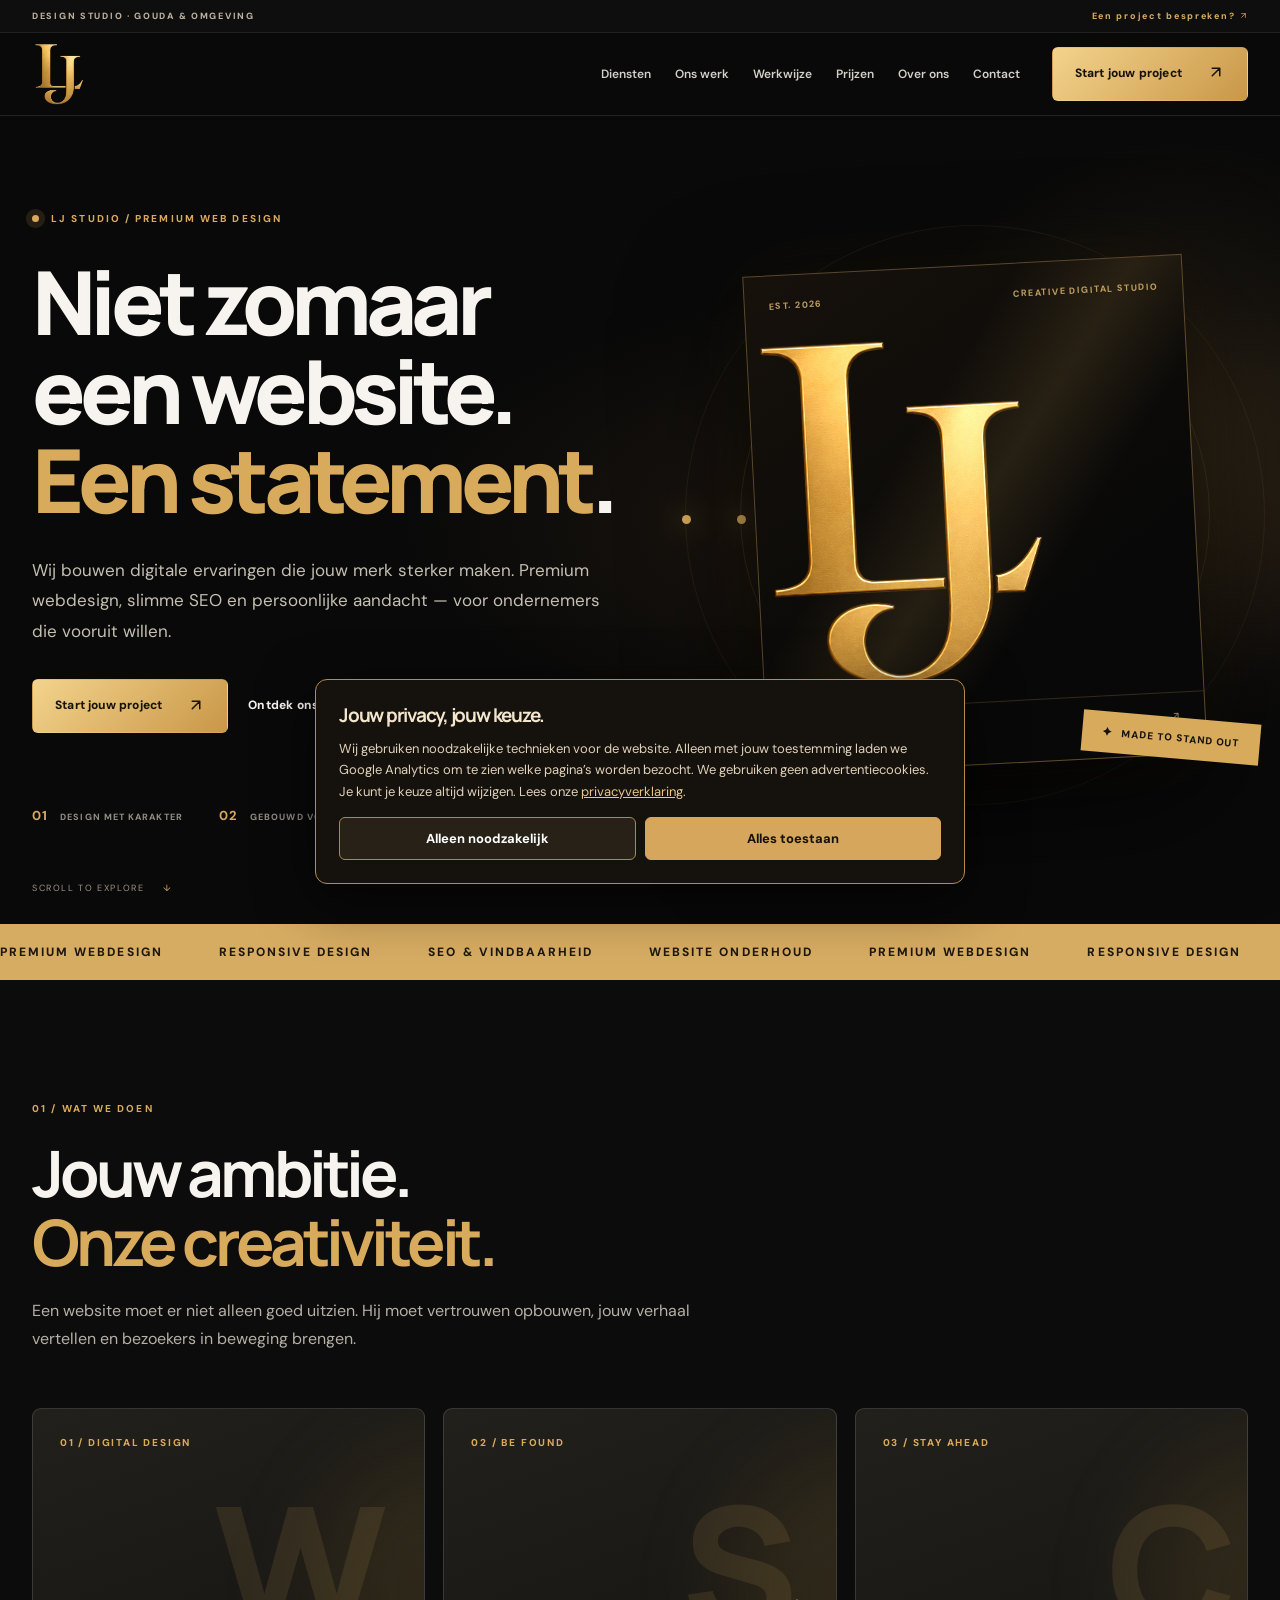
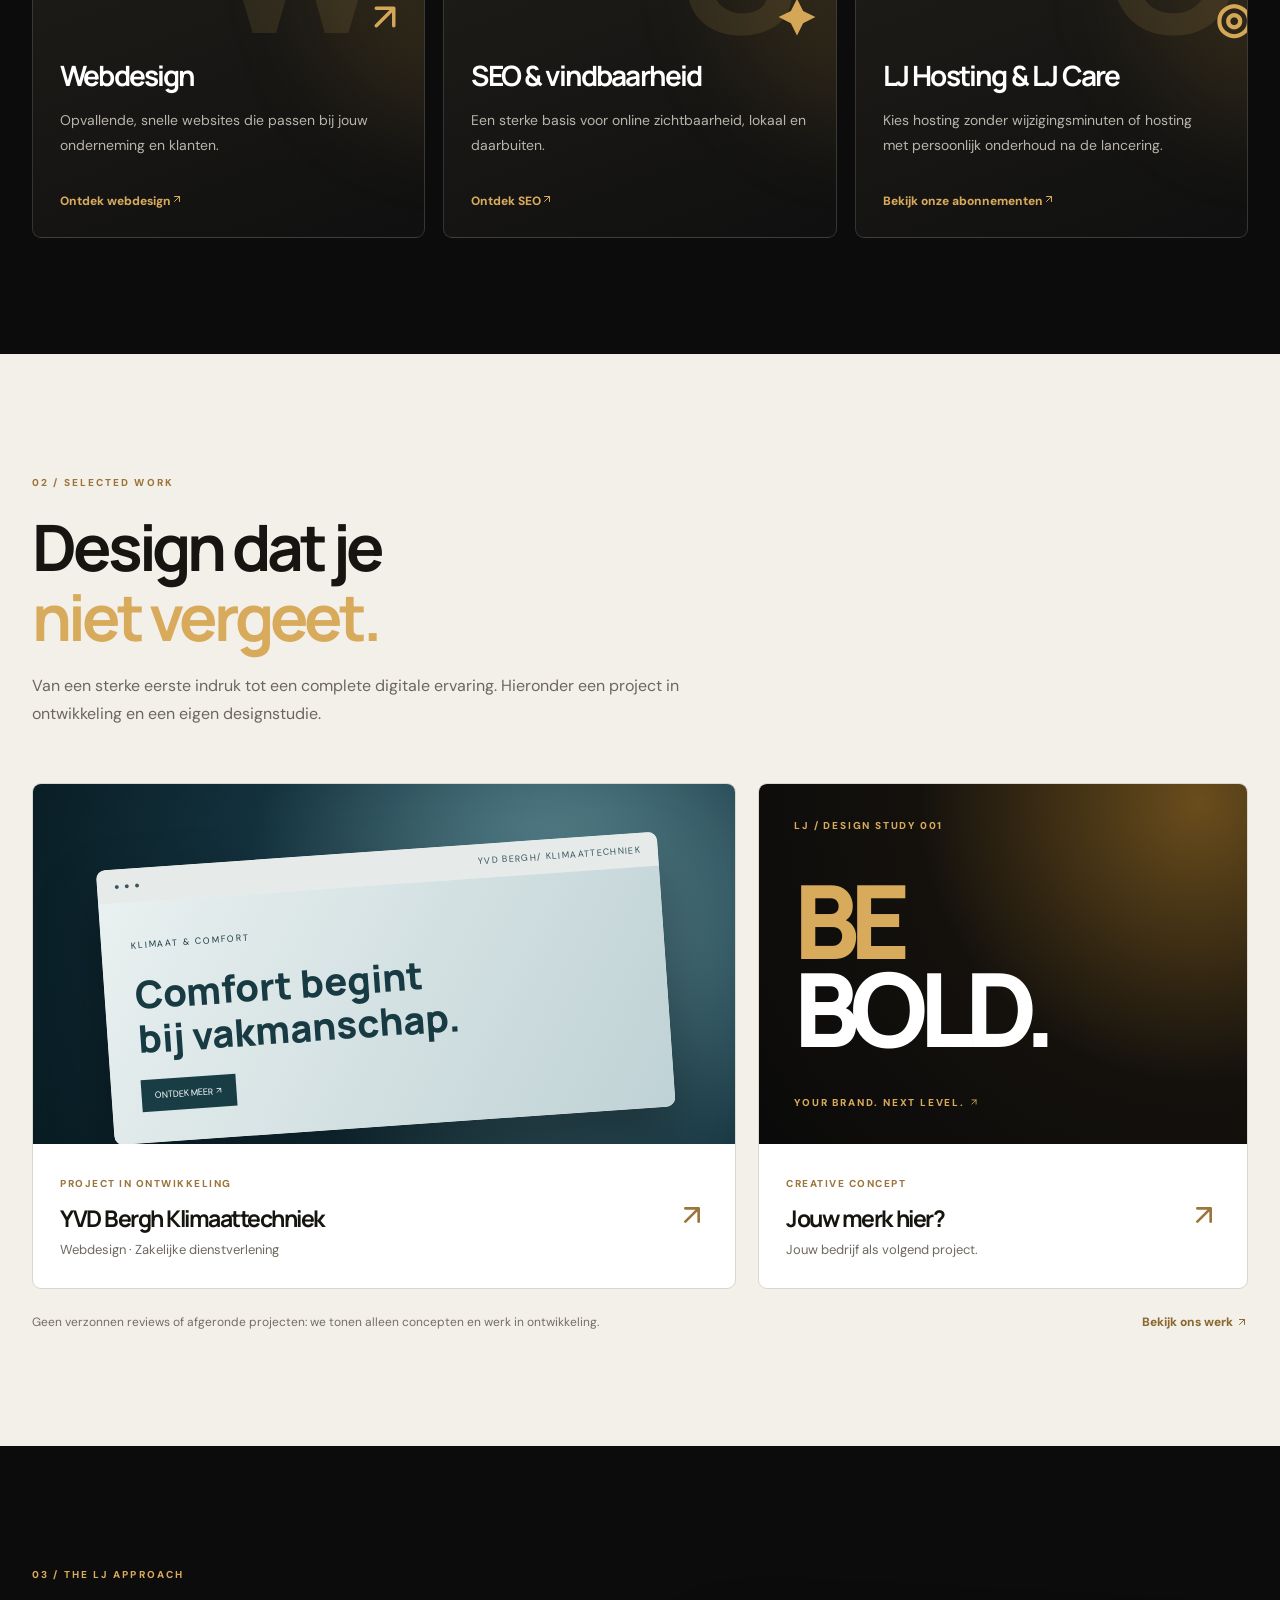
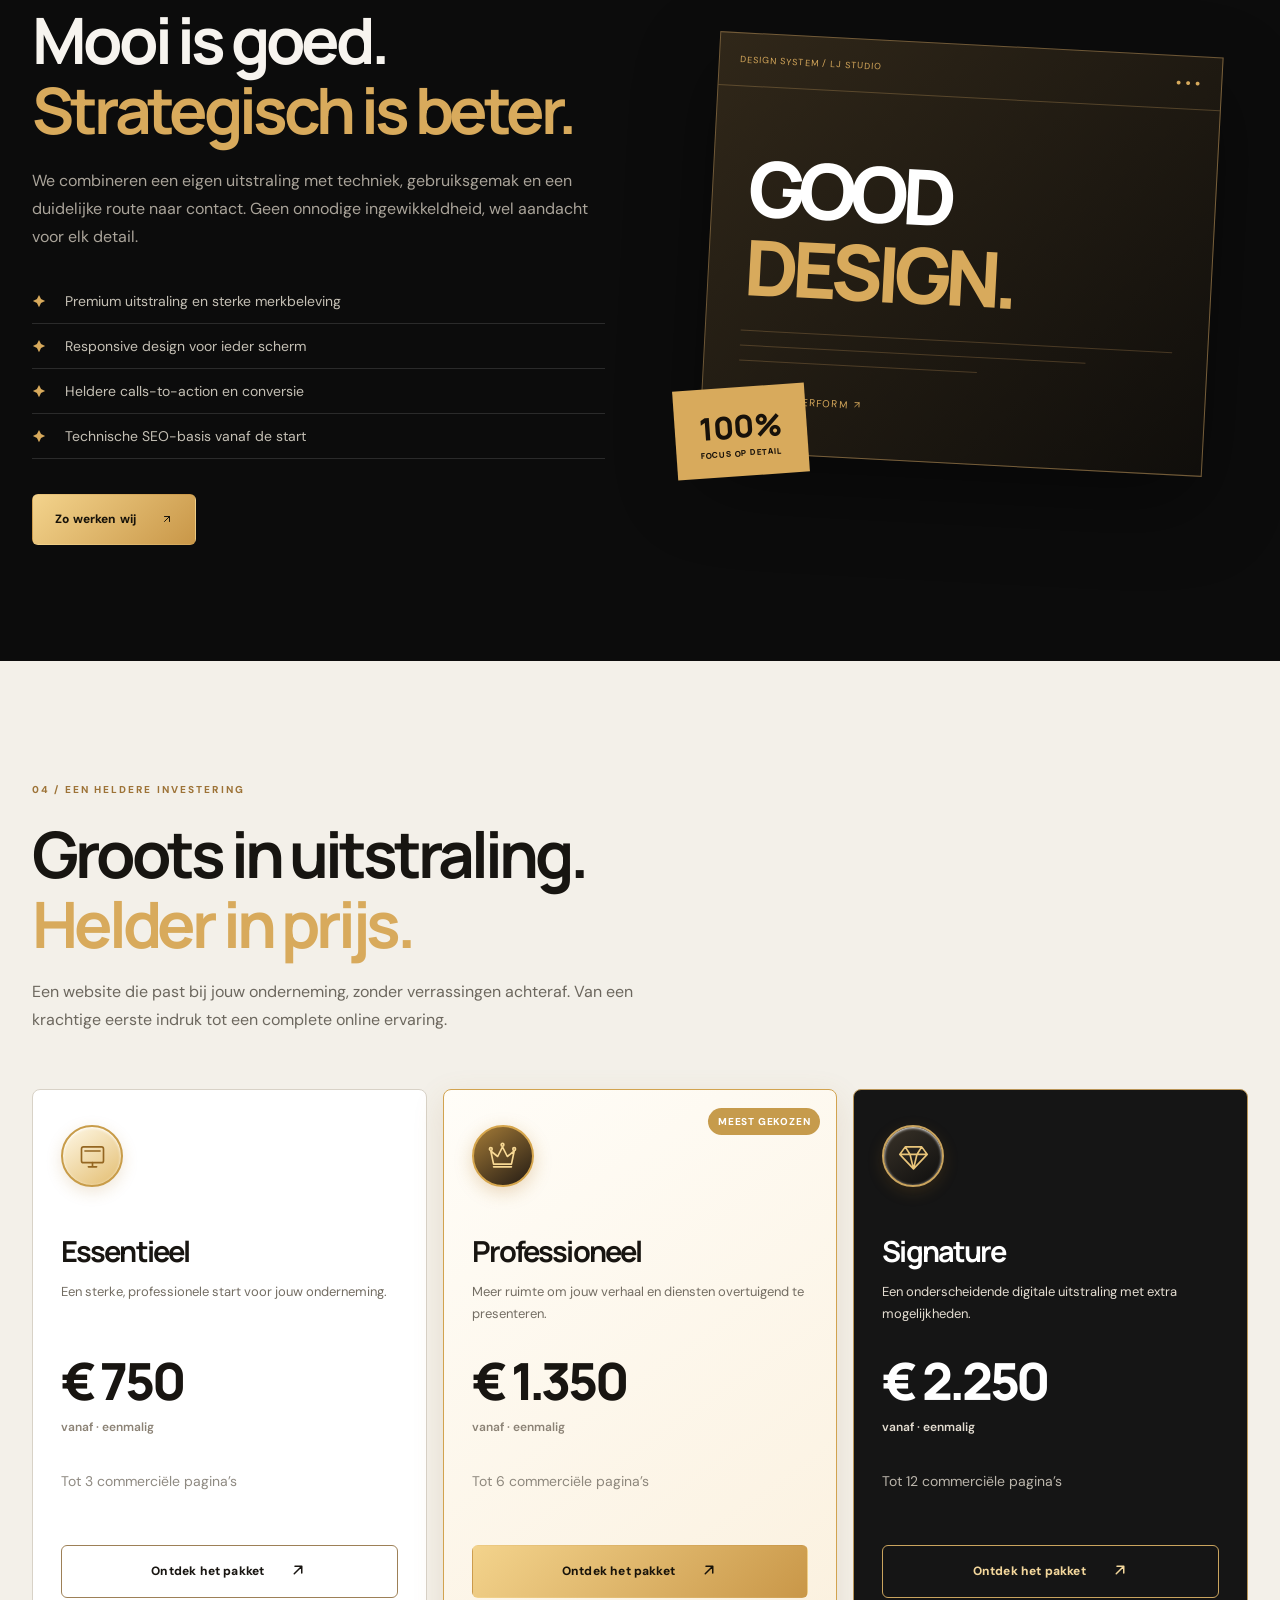
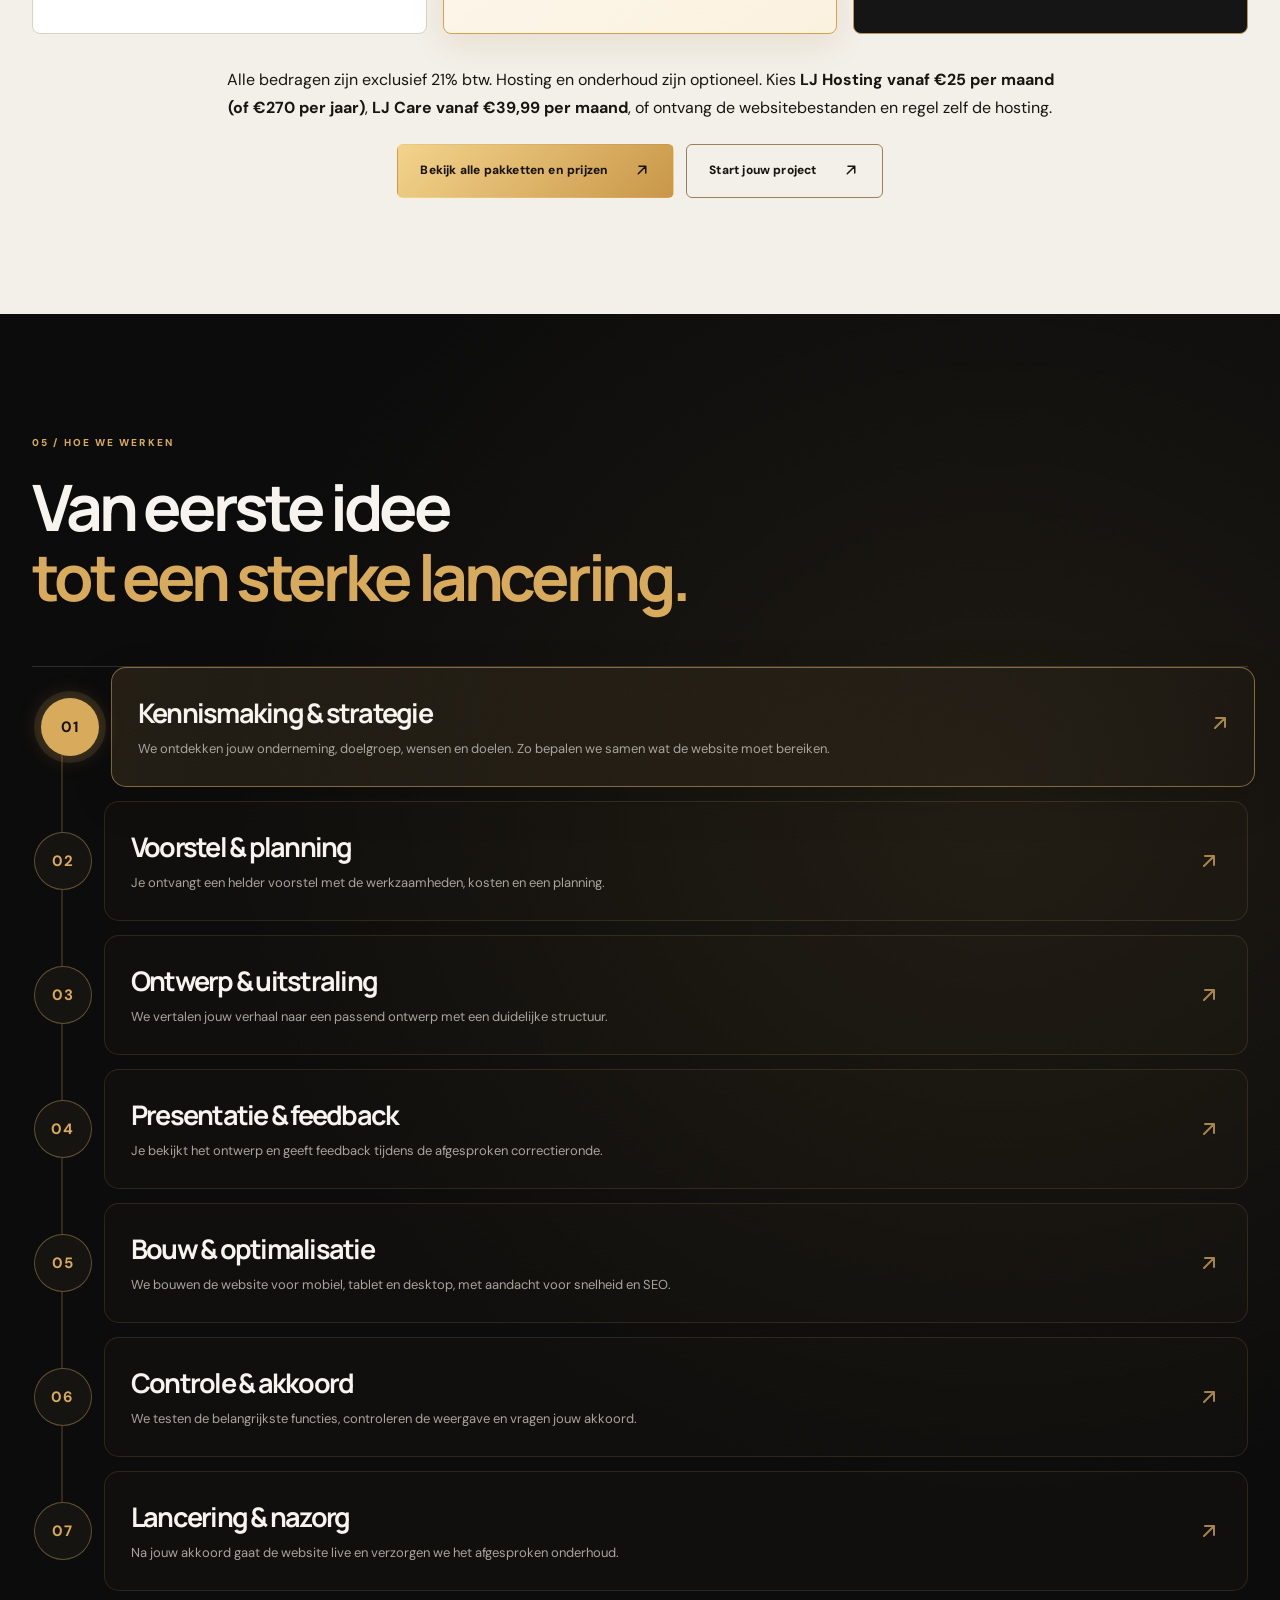
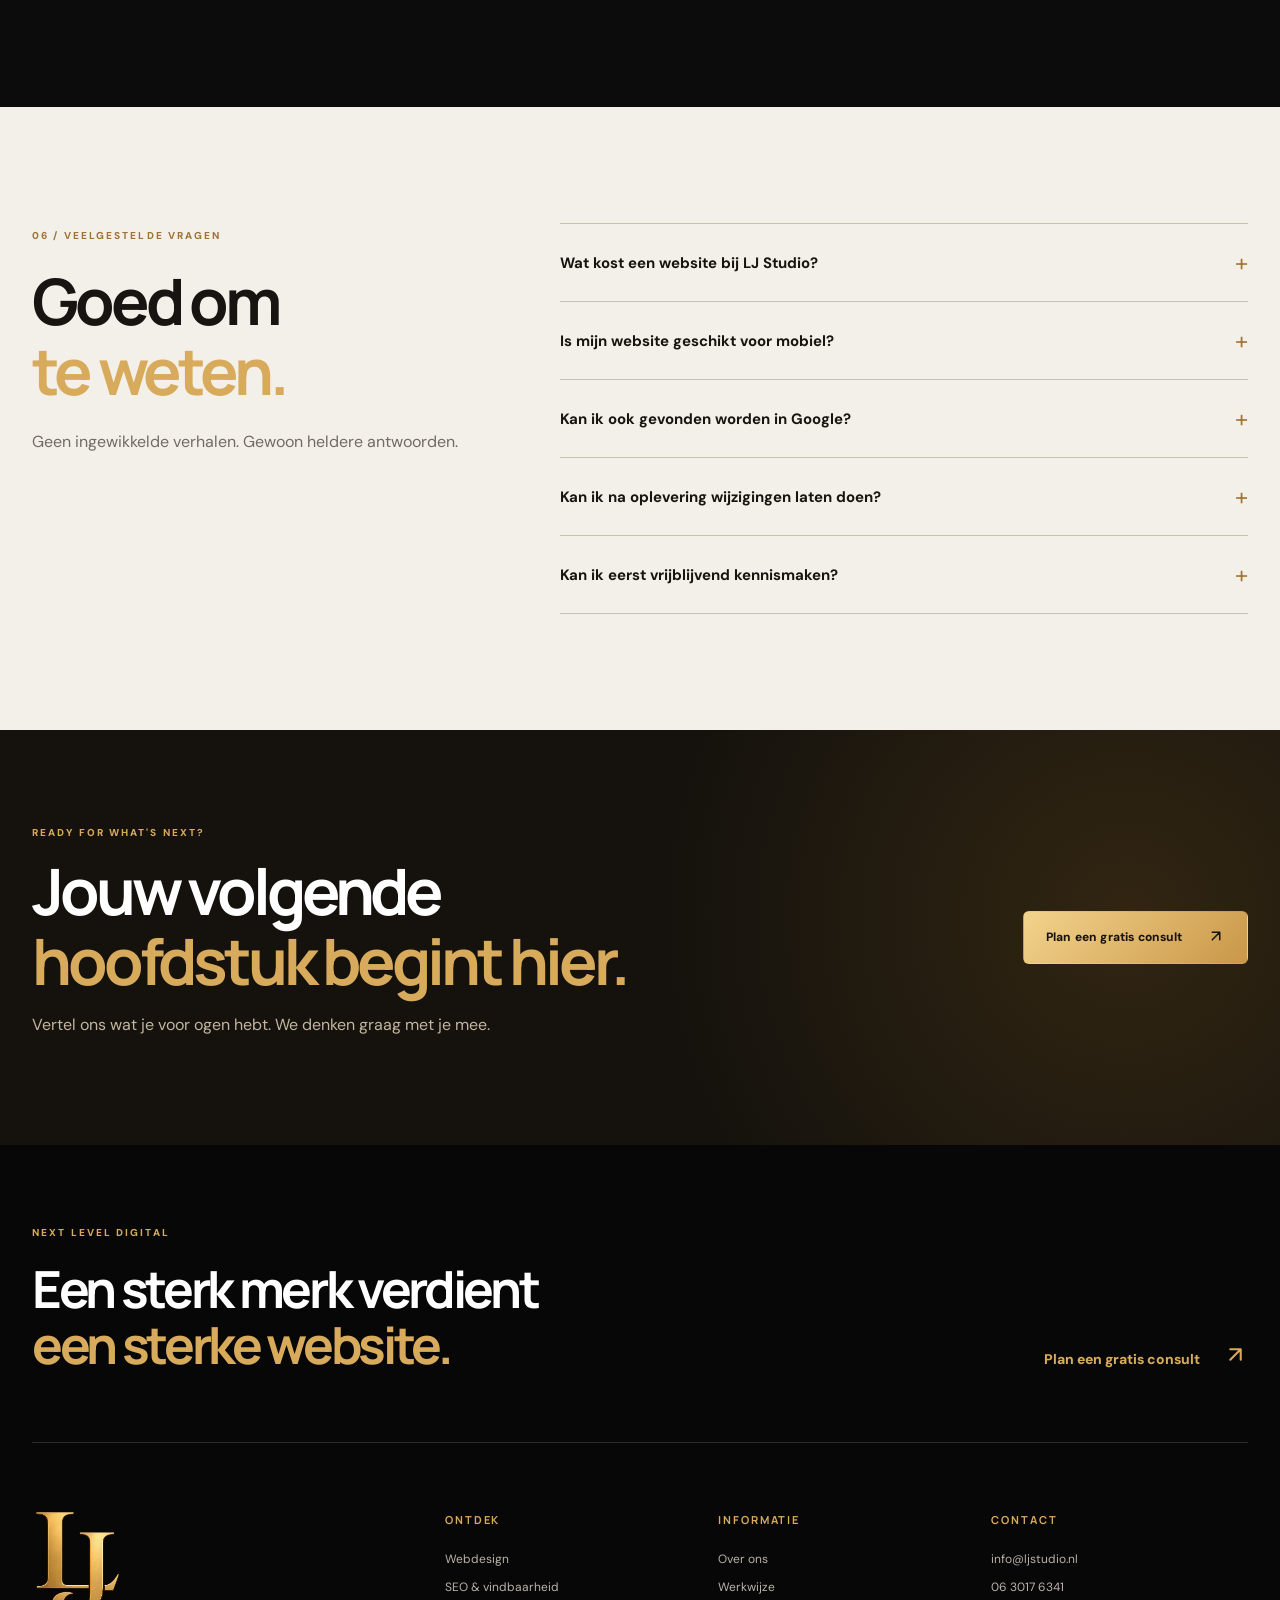
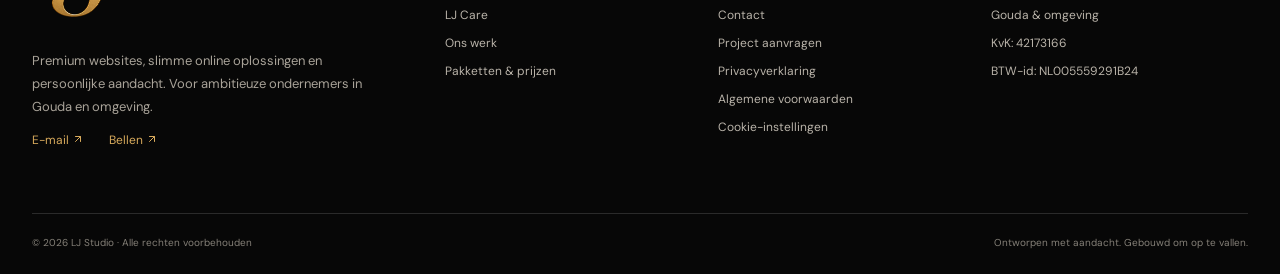
<file: index.html>
<!DOCTYPE html>
<html lang="nl"><head><meta charset="utf-8"/><meta content="width=device-width,initial-scale=1" name="viewport"/><meta content="#080808" name="theme-color"/><title>LJ Studio | Webdesign, SEO &amp; onderhoud in Gouda</title><meta content="LJ Studio bouwt professionele websites voor ondernemers in Gouda en omgeving. Premium webdesign, SEO en websiteonderhoud. Ontdek onze diensten." name="description"/><link href="https://www.ljstudio.nl/" rel="canonical"/><meta content="website" property="og:type"/><meta content="nl_NL" property="og:locale"/><meta content="LJ Studio" property="og:site_name"/><meta content="LJ Studio | Webdesign, SEO &amp; onderhoud in Gouda" property="og:title"/><meta content="LJ Studio bouwt professionele websites voor ondernemers in Gouda en omgeving. Premium webdesign, SEO en websiteonderhoud. Ontdek onze diensten." property="og:description"/><meta content="https://www.ljstudio.nl/" property="og:url"/><link href="assets/favicon.svg" rel="icon" type="image/svg+xml"/><link href="assets/style.css" rel="stylesheet"/><script type="application/ld+json">{"@context": "https://schema.org", "@type": "ProfessionalService", "name": "LJ Studio", "url": "https://www.ljstudio.nl/", "email": "info@ljstudio.nl", "telephone": "+31 6 30176341", "vatID": "NL005559291B24", "areaServed": {"@type": "Place", "name": "Gouda en omgeving"}, "description": "Premium webdesign, SEO en websiteonderhoud voor ondernemers rond Gouda."}</script><script defer="" src="assets/script.js"></script><style id="lj-seamless-marquee-fix">
/* Doorlopende balk zonder sterren of lege tussenruimte. */
.marquee .marquee-track {
  display: flex;
  width: max-content;
  gap: 0;
  align-items: center;
  animation: lj-seamless-marquee 28s linear infinite;
  will-change: transform;
}
.marquee .marquee-group {
  display: flex;
  flex: 0 0 auto;
  align-items: center;
  gap: 56px;
  padding-right: 56px;
}
.marquee .marquee-group > span {
  flex: 0 0 auto;
}
@keyframes lj-seamless-marquee {
  from { transform: translateX(0); }
  to { transform: translateX(-12.5%); }
}
@media (max-width: 600px) {
  .marquee .marquee-group { gap: 34px; padding-right: 34px; }
}
</style><link rel="stylesheet" href="assets/journey.css?v=2"/><script defer src="assets/journey.js?v=1"></script>
<style id="lj-home-pricing-compact">.lj-home-prices .price-card{display:flex;flex-direction:column;min-width:0}.lj-home-prices .price-card .price{margin-top:auto}.lj-home-prices .price-card .lj-home-plan-detail{font-size:14px;opacity:.8;margin:10px 0 20px}.lj-home-prices .price-card .btn{margin-top:auto}.lj-home-price-footer{margin:32px auto 0;max-width:950px;text-align:center}.lj-home-price-footer>p{line-height:1.75;margin:0 auto 22px;max-width:850px}.lj-home-price-actions{display:flex;flex-wrap:wrap;gap:12px;justify-content:center}.lj-home-price-actions .btn{max-width:100%}@media(max-width:650px){.lj-home-price-actions{flex-direction:column;align-items:stretch}.lj-home-price-actions .btn{text-align:center}.lj-home-prices .price-card{padding-bottom:24px}}</style><style id="lj-home-emblems-20261016">.lj-home-prices .price-card{position:relative;overflow:hidden}.lj-home-prices .lj-plan-emblem{width:62px;height:62px;display:grid;place-items:center;border-radius:50%;background:linear-gradient(145deg,#fff9e8,#e3bd70);border:2px solid #c89c49;box-shadow:0 5px 16px rgba(171,119,36,.18),inset 0 1px 3px #fff;margin:0 0 20px}.lj-home-prices .lj-plan-emblem svg{width:33px;height:33px;fill:none;stroke:#946621;stroke-width:2.4;stroke-linecap:round;stroke-linejoin:round}.lj-home-prices .lj-plan-emblem-2{background:linear-gradient(145deg,#a47b37,#231b14);border-color:#d6a64d;box-shadow:0 5px 18px rgba(175,116,26,.27)}.lj-home-prices .lj-plan-emblem-2 svg{stroke:#f8d994}.lj-home-prices .lj-plan-emblem-3{background:linear-gradient(145deg,#3a3329,#0e0e0e);border-color:#caa45e}.lj-home-prices .lj-plan-emblem-3 svg{stroke:#e9c57a}.lj-home-prices .lj-plan-featured{border:1px solid #d2a34f;background:linear-gradient(145deg,#fffdf8,#fbf1df);box-shadow:0 10px 32px rgba(160,115,48,.14)}.lj-home-prices .lj-plan-popular{position:absolute;top:18px;right:16px;padding:7px 10px;border-radius:50px;background:#c69b4c;color:#fff;font-size:10px;letter-spacing:.08em;font-weight:800}.lj-home-prices .lj-plan-signature{background:#151515;border-color:#b99558;color:#fff}.lj-home-prices .lj-plan-signature h3,.lj-home-prices .lj-plan-signature .price,.lj-home-prices .lj-plan-signature .price-count{color:#fff}.lj-home-prices .lj-plan-signature p,.lj-home-prices .lj-plan-signature small{color:#e4ddd1}.lj-home-prices .lj-plan-signature .btn{border-color:#caa45e;color:#f3d79c;background:transparent}.lj-home-prices .lj-plan-signature .btn:hover,.lj-home-prices .lj-plan-signature .btn:focus-visible{background:#d1a75b;color:#151515}@media(max-width:900px){.lj-home-prices .lj-plan-popular{font-size:9px;padding:6px 8px;top:12px;right:10px}}@media(max-width:650px){.lj-home-prices .lj-plan-emblem{width:56px;height:56px}.lj-home-prices .lj-plan-popular{top:15px;right:15px}}</style></head><body><a class="skip-link" href="#main">Direct naar inhoud</a><div class="topbar"><div class="container topbar-inner"><span>DESIGN STUDIO · GOUDA &amp; OMGEVING</span><a href="contact.html">Een project bespreken? <span aria-hidden="true"><svg aria-hidden="true" focusable="false" width="1em" height="1em" viewBox="0 0 24 24" fill="none" stroke="currentColor" stroke-width="2" stroke-linecap="round" stroke-linejoin="round" style="display:inline-block;vertical-align:-0.12em;flex-shrink:0"><path d="M7 17 17 7M7 7h10v10"/></svg></span></a></div></div><header class="header"><div class="container header-inner"><a aria-label="LJ Studio - naar de homepage" class="logo" href="index.html"><span class="logo-monogram">L<span>J</span><i>.</i></span><span class="logo-word">STUDIO<small>PREMIUM DIGITAL EXPERIENCES</small></span></a><button aria-controls="main-nav" aria-expanded="false" aria-label="Open navigatiemenu" class="menu-toggle" data-menu-toggle="" type="button"><span></span><span></span></button><nav aria-label="Hoofdnavigatie" class="nav" data-nav="" id="main-nav"><a href="diensten.html">Diensten</a><a href="portfolio.html">Ons werk</a><a href="werkwijze.html">Werkwijze</a><a href="prijzen.html">Prijzen</a><a href="over-ons.html">Over ons</a><a href="contact.html">Contact</a><a class="nav-mobile-cta" href="aanvraag.html">Start jouw project <svg aria-hidden="true" focusable="false" width="1em" height="1em" viewBox="0 0 24 24" fill="none" stroke="currentColor" stroke-width="2" stroke-linecap="round" stroke-linejoin="round" style="display:inline-block;vertical-align:-0.12em;flex-shrink:0"><path d="M7 17 17 7M7 7h10v10"/></svg></a></nav><a class="btn btn-gold header-cta" href="aanvraag.html">Start jouw project <span><svg aria-hidden="true" focusable="false" width="1em" height="1em" viewBox="0 0 24 24" fill="none" stroke="currentColor" stroke-width="2" stroke-linecap="round" stroke-linejoin="round" style="display:inline-block;vertical-align:-0.12em;flex-shrink:0"><path d="M7 17 17 7M7 7h10v10"/></svg></span></a></div></header><main id="main"><section class="hero premium-hero"><div class="hero-glow"></div><div class="container hero-grid"><div class="hero-copy reveal visible"><span class="eyebrow"><span class="live-dot"></span> LJ STUDIO / PREMIUM WEB DESIGN</span><h1>Niet zomaar<br/>een website.<br/><em>Een statement<span class="dot">.</span></em></h1><p class="hero-lead">Wij bouwen digitale ervaringen die jouw merk sterker maken. Premium webdesign, slimme SEO en persoonlijke aandacht — voor ondernemers die vooruit willen.</p><div class="hero-actions"><a class="btn btn-gold" href="aanvraag.html">Start jouw project <span><svg aria-hidden="true" focusable="false" width="1em" height="1em" viewBox="0 0 24 24" fill="none" stroke="currentColor" stroke-width="2" stroke-linecap="round" stroke-linejoin="round" style="display:inline-block;vertical-align:-0.12em;flex-shrink:0"><path d="M7 17 17 7M7 7h10v10"/></svg></span></a><a class="btn btn-text" href="portfolio.html">Ontdek ons werk <span><svg aria-hidden="true" focusable="false" width="1em" height="1em" viewBox="0 0 24 24" fill="none" stroke="currentColor" stroke-width="2" stroke-linecap="round" stroke-linejoin="round" style="display:inline-block;vertical-align:-0.12em;flex-shrink:0"><path d="M7 17 17 7M7 7h10v10"/></svg></span></a></div><div class="hero-proof"><span><b>01</b> DESIGN MET KARAKTER</span><span><b>02</b> GEBOUWD VOOR GROEI</span></div></div><div aria-label="LJ Studio premium merkpresentatie" class="hero-stage reveal visible"><div class="stage-orbit stage-orbit-one"></div><div class="stage-orbit stage-orbit-two"></div><div class="stage-panel"><div class="stage-meta"><span>EST. 2026</span><span>CREATIVE DIGITAL STUDIO</span></div><img alt="Origineel gouden LJ Studio monogram" fetchpriority="high" height="725" src="assets/lj-monogram-transparant.webp" width="930"/><div class="stage-bottom"><span>DESIGN IS OUR SIGNATURE.</span><span><svg aria-hidden="true" focusable="false" width="1em" height="1em" viewBox="0 0 24 24" fill="none" stroke="currentColor" stroke-width="2" stroke-linecap="round" stroke-linejoin="round" style="display:inline-block;vertical-align:-0.12em;flex-shrink:0"><path d="M7 17 17 7M7 7h10v10"/></svg></span></div></div><div class="stage-tag"><svg aria-hidden="true" focusable="false" width="1em" height="1em" viewBox="0 0 24 24" fill="currentColor" style="display:inline-block;vertical-align:-0.12em;flex-shrink:0"><path d="M12 1.5 15.5 8.5 22.5 12 15.5 15.5 12 22.5 8.5 15.5 1.5 12 8.5 8.5Z"/></svg>   MADE TO STAND OUT</div></div></div><div class="hero-scroll">SCROLL TO EXPLORE <span>↓</span></div></section>
<div aria-label="Onze expertise" class="marquee"><div class="marquee-track"><div class="marquee-group"><span>PREMIUM WEBDESIGN</span><span>RESPONSIVE DESIGN</span><span>SEO &amp; VIND­BAARHEID</span><span>WEBSITE ONDERHOUD</span></div><div class="marquee-group" aria-hidden="true"><span>PREMIUM WEBDESIGN</span><span>RESPONSIVE DESIGN</span><span>SEO &amp; VIND­BAARHEID</span><span>WEBSITE ONDERHOUD</span></div><div class="marquee-group" aria-hidden="true"><span>PREMIUM WEBDESIGN</span><span>RESPONSIVE DESIGN</span><span>SEO &amp; VIND­BAARHEID</span><span>WEBSITE ONDERHOUD</span></div><div class="marquee-group" aria-hidden="true"><span>PREMIUM WEBDESIGN</span><span>RESPONSIVE DESIGN</span><span>SEO &amp; VIND­BAARHEID</span><span>WEBSITE ONDERHOUD</span></div><div class="marquee-group" aria-hidden="true"><span>PREMIUM WEBDESIGN</span><span>RESPONSIVE DESIGN</span><span>SEO &amp; VIND­BAARHEID</span><span>WEBSITE ONDERHOUD</span></div><div class="marquee-group" aria-hidden="true"><span>PREMIUM WEBDESIGN</span><span>RESPONSIVE DESIGN</span><span>SEO &amp; VIND­BAARHEID</span><span>WEBSITE ONDERHOUD</span></div><div class="marquee-group" aria-hidden="true"><span>PREMIUM WEBDESIGN</span><span>RESPONSIVE DESIGN</span><span>SEO &amp; VIND­BAARHEID</span><span>WEBSITE ONDERHOUD</span></div><div class="marquee-group" aria-hidden="true"><span>PREMIUM WEBDESIGN</span><span>RESPONSIVE DESIGN</span><span>SEO &amp; VIND­BAARHEID</span><span>WEBSITE ONDERHOUD</span></div></div></div>
<section class="section section-dark" id="diensten"><div class="container"><div class="section-heading reveal"><span class="eyebrow">01 / WAT WE DOEN</span><h2>Jouw ambitie.<br/><em>Onze creativiteit.</em></h2><p>Een website moet er niet alleen goed uitzien. Hij moet vertrouwen opbouwen, jouw verhaal vertellen en bezoekers in beweging brengen.</p></div><div class="cards cards-service"><a class="service-card reveal" href="websites.html"><span class="service-no">01 / DIGITAL DESIGN</span><div class="service-symbol symbol-a">W<span><svg aria-hidden="true" focusable="false" width="1em" height="1em" viewBox="0 0 24 24" fill="none" stroke="currentColor" stroke-width="2" stroke-linecap="round" stroke-linejoin="round" style="display:inline-block;vertical-align:-0.12em;flex-shrink:0"><path d="M7 17 17 7M7 7h10v10"/></svg></span></div><div class="card-bottom"><h3>Webdesign</h3><p>Opvallende, snelle websites die passen bij jouw onderneming en klanten.</p><span class="card-action">Ontdek webdesign <svg aria-hidden="true" focusable="false" width="1em" height="1em" viewBox="0 0 24 24" fill="none" stroke="currentColor" stroke-width="2" stroke-linecap="round" stroke-linejoin="round" style="display:inline-block;vertical-align:-0.12em;flex-shrink:0"><path d="M7 17 17 7M7 7h10v10"/></svg></span></div></a><a class="service-card reveal" href="seo.html"><span class="service-no">02 / BE FOUND</span><div class="service-symbol symbol-b">S<span><svg aria-hidden="true" focusable="false" width="1em" height="1em" viewBox="0 0 24 24" fill="currentColor" style="display:inline-block;vertical-align:-0.12em;flex-shrink:0"><path d="M12 1.5 15.5 8.5 22.5 12 15.5 15.5 12 22.5 8.5 15.5 1.5 12 8.5 8.5Z"/></svg></span></div><div class="card-bottom"><h3>SEO &amp; vindbaarheid</h3><p>Een sterke basis voor online zichtbaarheid, lokaal en daarbuiten.</p><span class="card-action">Ontdek SEO <svg aria-hidden="true" focusable="false" width="1em" height="1em" viewBox="0 0 24 24" fill="none" stroke="currentColor" stroke-width="2" stroke-linecap="round" stroke-linejoin="round" style="display:inline-block;vertical-align:-0.12em;flex-shrink:0"><path d="M7 17 17 7M7 7h10v10"/></svg></span></div></a><a class="service-card reveal" href="onderhoud.html"><span class="service-no">03 / STAY AHEAD</span><div class="service-symbol symbol-c">C<span>◎</span></div><div class="card-bottom"><h3>LJ Hosting &amp; LJ Care</h3><p>Kies hosting zonder wijzigingsminuten of hosting met persoonlijk onderhoud na de lancering.</p><span class="card-action">Bekijk onze abonnementen <svg aria-hidden="true" focusable="false" width="1em" height="1em" viewBox="0 0 24 24" fill="none" stroke="currentColor" stroke-width="2" stroke-linecap="round" stroke-linejoin="round" style="display:inline-block;vertical-align:-0.12em;flex-shrink:0"><path d="M7 17 17 7M7 7h10v10"/></svg></span></div></a></div></div></section>
<section class="section section-cream" id="portfolio"><div class="container"><div class="section-heading reveal"><span class="eyebrow">02 / SELECTED WORK</span><h2>Design dat je<br/><em>niet vergeet.</em></h2><p>Van een sterke eerste indruk tot een complete digitale ervaring. Hieronder een project in ontwikkeling en een eigen designstudie.</p></div><div class="work-grid"><a class="work-card work-large reveal" href="portfolio.html"><div class="work-art work-art-yvd"><div class="work-browser"><div class="work-browser-bar"><span>● ● ●</span><span>YVD BERGH/ KLIMAATTECHNIEK</span></div><div class="work-browser-content"><small>KLIMAAT &amp; COMFORT</small><strong>Comfort begint<br/>bij vakmanschap.</strong><span class="mock-btn">ONTDEK MEER <svg aria-hidden="true" focusable="false" width="1em" height="1em" viewBox="0 0 24 24" fill="none" stroke="currentColor" stroke-width="2" stroke-linecap="round" stroke-linejoin="round" style="display:inline-block;vertical-align:-0.12em;flex-shrink:0"><path d="M7 17 17 7M7 7h10v10"/></svg></span></div></div></div><div class="work-info"><div><span class="micro">PROJECT IN ONTWIKKELING</span><h3>YVD Bergh Klimaattechniek</h3><p>Webdesign · Zakelijke dienstverlening</p></div><span class="work-arrow"><svg aria-hidden="true" focusable="false" width="1em" height="1em" viewBox="0 0 24 24" fill="none" stroke="currentColor" stroke-width="2" stroke-linecap="round" stroke-linejoin="round" style="display:inline-block;vertical-align:-0.12em;flex-shrink:0"><path d="M7 17 17 7M7 7h10v10"/></svg></span></div></a><a class="work-card reveal" href="aanvraag.html"><div class="work-art work-art-brand"><span class="art-overline">LJ / DESIGN STUDY 001</span><strong>BE<br/><em>BOLD.</em></strong><span class="art-bottom">YOUR BRAND. NEXT LEVEL. <svg aria-hidden="true" focusable="false" width="1em" height="1em" viewBox="0 0 24 24" fill="none" stroke="currentColor" stroke-width="2" stroke-linecap="round" stroke-linejoin="round" style="display:inline-block;vertical-align:-0.12em;flex-shrink:0"><path d="M7 17 17 7M7 7h10v10"/></svg></span></div><div class="work-info"><div><span class="micro">CREATIVE CONCEPT</span><h3>Jouw merk hier?</h3><p>Jouw bedrijf als volgend project.</p></div><span class="work-arrow"><svg aria-hidden="true" focusable="false" width="1em" height="1em" viewBox="0 0 24 24" fill="none" stroke="currentColor" stroke-width="2" stroke-linecap="round" stroke-linejoin="round" style="display:inline-block;vertical-align:-0.12em;flex-shrink:0"><path d="M7 17 17 7M7 7h10v10"/></svg></span></div></a></div><div class="section-footer reveal"><span>Geen verzonnen reviews of afgeronde projecten: we tonen alleen concepten en werk in ontwikkeling.</span><a class="text-link" href="portfolio.html">Bekijk ons werk <svg aria-hidden="true" focusable="false" width="1em" height="1em" viewBox="0 0 24 24" fill="none" stroke="currentColor" stroke-width="2" stroke-linecap="round" stroke-linejoin="round" style="display:inline-block;vertical-align:-0.12em;flex-shrink:0"><path d="M7 17 17 7M7 7h10v10"/></svg></a></div></div></section>
<section class="section section-dark"><div class="container split feature-split"><div class="split-copy reveal"><span class="eyebrow">03 / THE LJ APPROACH</span><h2>Mooi is goed.<br/><em>Strategisch is beter.</em></h2><p>We combineren een eigen uitstraling met techniek, gebruiksgemak en een duidelijke route naar contact. Geen onnodige ingewikkeldheid, wel aandacht voor elk detail.</p><ul class="feature-list"><li><span><svg aria-hidden="true" focusable="false" width="1em" height="1em" viewBox="0 0 24 24" fill="currentColor" style="display:inline-block;vertical-align:-0.12em;flex-shrink:0"><path d="M12 1.5 15.5 8.5 22.5 12 15.5 15.5 12 22.5 8.5 15.5 1.5 12 8.5 8.5Z"/></svg></span> Premium uitstraling en sterke merkbeleving</li><li><span><svg aria-hidden="true" focusable="false" width="1em" height="1em" viewBox="0 0 24 24" fill="currentColor" style="display:inline-block;vertical-align:-0.12em;flex-shrink:0"><path d="M12 1.5 15.5 8.5 22.5 12 15.5 15.5 12 22.5 8.5 15.5 1.5 12 8.5 8.5Z"/></svg></span> Responsive design voor ieder scherm</li><li><span><svg aria-hidden="true" focusable="false" width="1em" height="1em" viewBox="0 0 24 24" fill="currentColor" style="display:inline-block;vertical-align:-0.12em;flex-shrink:0"><path d="M12 1.5 15.5 8.5 22.5 12 15.5 15.5 12 22.5 8.5 15.5 1.5 12 8.5 8.5Z"/></svg></span> Heldere calls-to-action en conversie</li><li><span><svg aria-hidden="true" focusable="false" width="1em" height="1em" viewBox="0 0 24 24" fill="currentColor" style="display:inline-block;vertical-align:-0.12em;flex-shrink:0"><path d="M12 1.5 15.5 8.5 22.5 12 15.5 15.5 12 22.5 8.5 15.5 1.5 12 8.5 8.5Z"/></svg></span> Technische SEO-basis vanaf de start</li></ul><a class="btn btn-gold" href="werkwijze.html">Zo werken wij <svg aria-hidden="true" focusable="false" width="1em" height="1em" viewBox="0 0 24 24" fill="none" stroke="currentColor" stroke-width="2" stroke-linecap="round" stroke-linejoin="round" style="display:inline-block;vertical-align:-0.12em;flex-shrink:0"><path d="M7 17 17 7M7 7h10v10"/></svg></a></div><div class="split-art reveal"><div class="art-shell"><div class="art-shell-head"><span>DESIGN SYSTEM / LJ STUDIO</span><span>● ● ●</span></div><div class="art-shell-body"><div class="art-giant">GOOD<br/><em>DESIGN.</em></div><div class="art-lines"><i></i><i></i><i></i></div><span>MADE TO PERFORM <svg aria-hidden="true" focusable="false" width="1em" height="1em" viewBox="0 0 24 24" fill="none" stroke="currentColor" stroke-width="2" stroke-linecap="round" stroke-linejoin="round" style="display:inline-block;vertical-align:-0.12em;flex-shrink:0"><path d="M7 17 17 7M7 7h10v10"/></svg></span></div></div><div class="art-float">100%<small>FOCUS OP DETAIL</small></div></div></section>
<section class="section section-cream" id="prijzen"><div class="container"><div class="section-heading reveal"><span class="eyebrow">04 / EEN HELDERE INVESTERING</span><h2>Groots in uitstraling.<br/><em>Helder in prijs.</em></h2><p>Een website die past bij jouw onderneming, zonder verrassingen achteraf. Van een krachtige eerste indruk tot een complete online ervaring.</p></div><div class="price-grid three lj-home-prices"><article class="price-card reveal"><div class="lj-plan-emblem lj-plan-emblem-1"><svg viewBox="0 0 48 48" aria-hidden="true" focusable="false"><rect x="8" y="10" width="32" height="23" rx="3"/><path d="M18 39h12M24 33v6M13 16h22"/></svg></div><h3>Essentieel</h3><p>Een sterke, professionele start voor jouw onderneming.</p><div class="price"><span class="price-count" data-count-price="750">€750</span><small>vanaf · eenmalig</small></div><p class="lj-home-plan-detail">Tot 3 commerciële pagina’s</p><a class="btn btn-outline" href="prijzen.html">Ontdek het pakket <span aria-hidden="true">↗</span></a></article><article class="price-card reveal lj-plan-featured"><span class="lj-plan-popular">MEEST GEKOZEN</span><div class="lj-plan-emblem lj-plan-emblem-2"><svg viewBox="0 0 48 48" aria-hidden="true" focusable="false"><path d="M7 16 17 24 24 10 31 24 41 16 37 35H11L7 16ZM11 39h26"/><circle cx="7" cy="13" r="2"/><circle cx="24" cy="7" r="2"/><circle cx="41" cy="13" r="2"/></svg></div><h3>Professioneel</h3><p>Meer ruimte om jouw verhaal en diensten overtuigend te presenteren.</p><div class="price"><span class="price-count" data-count-price="1350">€1.350</span><small>vanaf · eenmalig</small></div><p class="lj-home-plan-detail">Tot 6 commerciële pagina’s</p><a class="btn btn-gold" href="prijzen.html">Ontdek het pakket <span aria-hidden="true">↗</span></a></article><article class="price-card reveal lj-plan-signature"><div class="lj-plan-emblem lj-plan-emblem-3"><svg viewBox="0 0 48 48" aria-hidden="true" focusable="false"><path d="M12 10h24l8 11-20 21L4 21l8-11ZM4 21h40M12 10l7 11 5 21 5-21 7-11M19 21h10"/></svg></div><h3>Signature</h3><p>Een onderscheidende digitale uitstraling met extra mogelijkheden.</p><div class="price"><span class="price-count" data-count-price="2250">€2.250</span><small>vanaf · eenmalig</small></div><p class="lj-home-plan-detail">Tot 12 commerciële pagina’s</p><a class="btn btn-outline" href="prijzen.html">Ontdek het pakket <span aria-hidden="true">↗</span></a></article></div><div class="lj-home-price-footer reveal"><p>Alle bedragen zijn exclusief 21% btw. Hosting en onderhoud zijn optioneel. Kies <strong>LJ Hosting vanaf €25 per maand (of €270 per jaar)</strong>, <strong>LJ Care vanaf €39,99 per maand</strong>, of ontvang de websitebestanden en regel zelf de hosting.</p><div class="lj-home-price-actions"><a class="btn btn-dark" href="prijzen.html">Bekijk alle pakketten en prijzen <span aria-hidden="true">↗</span></a><a class="btn btn-outline" href="aanvraag.html">Start jouw project <span aria-hidden="true">↗</span></a></div></div></div></section>
<section class="section section-dark lj-journey"><div class="container"><div class="section-heading reveal"><span class="eyebrow">05 / HOE WE WERKEN</span><h2>Van eerste idee<br/><em>tot een sterke lancering.</em></h2></div><div class="steps"><div class="step reveal"><span class="step-num">01</span><div><h3>Kennismaking & strategie</h3><p>We ontdekken jouw onderneming, doelgroep, wensen en doelen. Zo bepalen we samen wat de website moet bereiken.</p></div><span class="step-arrow" aria-hidden="true">↗</span></div><div class="step reveal"><span class="step-num">02</span><div><h3>Voorstel & planning</h3><p>Je ontvangt een helder voorstel met de werkzaamheden, kosten en een planning.</p></div><span class="step-arrow" aria-hidden="true">↗</span></div><div class="step reveal"><span class="step-num">03</span><div><h3>Ontwerp & uitstraling</h3><p>We vertalen jouw verhaal naar een passend ontwerp met een duidelijke structuur.</p></div><span class="step-arrow" aria-hidden="true">↗</span></div><div class="step reveal"><span class="step-num">04</span><div><h3>Presentatie & feedback</h3><p>Je bekijkt het ontwerp en geeft feedback tijdens de afgesproken correctieronde.</p></div><span class="step-arrow" aria-hidden="true">↗</span></div><div class="step reveal"><span class="step-num">05</span><div><h3>Bouw & optimalisatie</h3><p>We bouwen de website voor mobiel, tablet en desktop, met aandacht voor snelheid en SEO.</p></div><span class="step-arrow" aria-hidden="true">↗</span></div><div class="step reveal"><span class="step-num">06</span><div><h3>Controle & akkoord</h3><p>We testen de belangrijkste functies, controleren de weergave en vragen jouw akkoord.</p></div><span class="step-arrow" aria-hidden="true">↗</span></div><div class="step reveal"><span class="step-num">07</span><div><h3>Lancering & nazorg</h3><p>Na jouw akkoord gaat de website live en verzorgen we het afgesproken onderhoud.</p></div><span class="step-arrow" aria-hidden="true">↗</span></div></div></div></div></section>
<section class="section section-cream"><div class="container faq-layout"><div class="reveal"><span class="eyebrow">06 / VEELGESTELDE VRAGEN</span><h2>Goed om<br/><em>te weten.</em></h2><p>Geen ingewikkelde verhalen. Gewoon heldere antwoorden.</p></div><div class="faq-list"><details class="faq-item reveal"><summary>Wat kost een website bij LJ Studio? <span class="faq-plus">+</span></summary><p>Essentieel kost €750 voor maximaal 3 commerciële pagina’s, Professioneel €1.350 voor maximaal 6 en Signature €2.250 voor maximaal 12. Alle bedragen zijn eenmalig en exclusief 21% btw. De definitieve werkzaamheden leggen we vast in de offerte.</p></details><details class="faq-item reveal"><summary>Is mijn website geschikt voor mobiel? <span class="faq-plus">+</span></summary><p>Ja. We ontwerpen voor mobiel, tablet en desktop, met aandacht voor leesbaarheid, snelheid en een heldere navigatie.</p></details><details class="faq-item reveal"><summary>Kan ik ook gevonden worden in Google? <span class="faq-plus">+</span></summary><p>We leggen een goede technische SEO-basis en kunnen adviseren over lokale zoekwoorden en content. Een specifieke positie in Google kunnen we niet garanderen.</p></details><details class="faq-item reveal"><summary>Kan ik na oplevering wijzigingen laten doen? <span class="faq-plus">+</span></summary><p>Ja. LJ Care kost €39,99 per maand exclusief btw en omvat hostingbeheer en maximaal 30 minuten kleine inhoudelijke wijzigingen per maand. Grotere aanpassingen en externe kosten worden apart afgesproken.</p></details><details class="faq-item reveal"><summary>Kan ik eerst vrijblijvend kennismaken? <span class="faq-plus">+</span></summary><p>Natuurlijk. Vertel ons wat je zoekt, dan bespreken we samen wat het beste bij jouw onderneming past.</p></details></div></div></section>
<section class="contact-band"><div class="container band-inner"><div><span class="eyebrow">READY FOR WHAT'S NEXT?</span><h2>Jouw volgende<br/><em>hoofdstuk begint hier.</em></h2><p>Vertel ons wat je voor ogen hebt. We denken graag met je mee.</p></div><a class="btn btn-gold" href="contact.html">Plan een gratis consult <span><svg aria-hidden="true" focusable="false" width="1em" height="1em" viewBox="0 0 24 24" fill="none" stroke="currentColor" stroke-width="2" stroke-linecap="round" stroke-linejoin="round" style="display:inline-block;vertical-align:-0.12em;flex-shrink:0"><path d="M7 17 17 7M7 7h10v10"/></svg></span></a></div></section></main><footer class="footer"><div class="container"><div class="footer-intro"><div><span class="eyebrow">NEXT LEVEL DIGITAL</span><h2>Een sterk merk verdient<br/><em>een sterke website.</em></h2></div><a class="footer-cta" href="contact.html">Plan een gratis consult <span><svg aria-hidden="true" focusable="false" width="1em" height="1em" viewBox="0 0 24 24" fill="none" stroke="currentColor" stroke-width="2" stroke-linecap="round" stroke-linejoin="round" style="display:inline-block;vertical-align:-0.12em;flex-shrink:0"><path d="M7 17 17 7M7 7h10v10"/></svg></span></a></div><div class="footer-grid"><div class="footer-brand"><a class="logo" href="index.html"><span class="logo-monogram">L<span>J</span><i>.</i></span><span class="logo-word">STUDIO<small>PREMIUM DIGITAL EXPERIENCES</small></span></a><p>Premium websites, slimme online oplossingen en persoonlijke aandacht. Voor ambitieuze ondernemers in Gouda en omgeving.</p><div class="social-row"><a href="mailto:info@ljstudio.nl">E-mail <svg aria-hidden="true" focusable="false" width="1em" height="1em" viewBox="0 0 24 24" fill="none" stroke="currentColor" stroke-width="2" stroke-linecap="round" stroke-linejoin="round" style="display:inline-block;vertical-align:-0.12em;flex-shrink:0"><path d="M7 17 17 7M7 7h10v10"/></svg></a><a href="tel:+31630176341">Bellen <svg aria-hidden="true" focusable="false" width="1em" height="1em" viewBox="0 0 24 24" fill="none" stroke="currentColor" stroke-width="2" stroke-linecap="round" stroke-linejoin="round" style="display:inline-block;vertical-align:-0.12em;flex-shrink:0"><path d="M7 17 17 7M7 7h10v10"/></svg></a></div></div><div class="footer-col"><h3>ONTDEK</h3><a href="websites.html">Webdesign</a><a href="seo.html">SEO &amp; vindbaarheid</a><a href="onderhoud.html">LJ Care</a><a href="portfolio.html">Ons werk</a><a href="prijzen.html">Pakketten &amp; prijzen</a></div><div class="footer-col"><h3>INFORMATIE</h3><a href="over-ons.html">Over ons</a><a href="werkwijze.html">Werkwijze</a><a href="contact.html">Contact</a><a href="aanvraag.html">Project aanvragen</a><a href="privacyverklaring.html">Privacyverklaring</a>
        <a href="algemene-voorwaarden.html">Algemene voorwaarden</a></div><div class="footer-col"><h3>CONTACT</h3><a href="mailto:info@ljstudio.nl">info@ljstudio.nl</a><a href="tel:+31630176341">06 3017 6341</a><span>Gouda &amp; omgeving</span><span>KvK: 42173166</span><span>BTW-id: NL005559291B24</span></div></div><div class="footer-bottom"><span>© <span data-year="">2026</span> LJ Studio · Alle rechten voorbehouden</span><span>Ontworpen met aandacht. Gebouwd om op te vallen.</span></div></div></footer><script>
/* Prijzen tellen eenmaal op bij het in beeld komen. Eindprijzen blijven leesbaar zonder JavaScript. */
(() => {
  const elements = document.querySelectorAll('[data-count-price]');
  if (!elements.length || !('IntersectionObserver' in window) ||
      window.matchMedia('(prefers-reduced-motion: reduce)').matches) return;
  const euro = new Intl.NumberFormat('nl-NL', {style:'currency',currency:'EUR',maximumFractionDigits:2,minimumFractionDigits:0});
  const observer = new IntersectionObserver((entries) => {
    entries.forEach((entry) => {
      if (!entry.isIntersecting) return;
      observer.unobserve(entry.target);
      const el = entry.target;
      const target = Number(el.dataset.countPrice);
      if (!Number.isFinite(target)) return;
      const decimal = !Number.isInteger(target);
      const formatter = decimal
        ? new Intl.NumberFormat('nl-NL',{style:'currency',currency:'EUR',minimumFractionDigits:2,maximumFractionDigits:2})
        : euro;
      const duration = 1100;
      let start;
      const animate = (time) => {
        if (start === undefined) start = time;
        const t = Math.min((time - start) / duration, 1);
        const eased = 1 - Math.pow(1 - t, 3);
        el.textContent = formatter.format(t === 1 ? target : (decimal ? Math.round(target * eased * 100) / 100 : Math.round(target * eased)));
        if (t < 1) requestAnimationFrame(animate);
      };
      requestAnimationFrame(animate);
    });
  }, {threshold:0.3});
  elements.forEach((el) => observer.observe(el));
})();
</script>
</body></html>
</file>
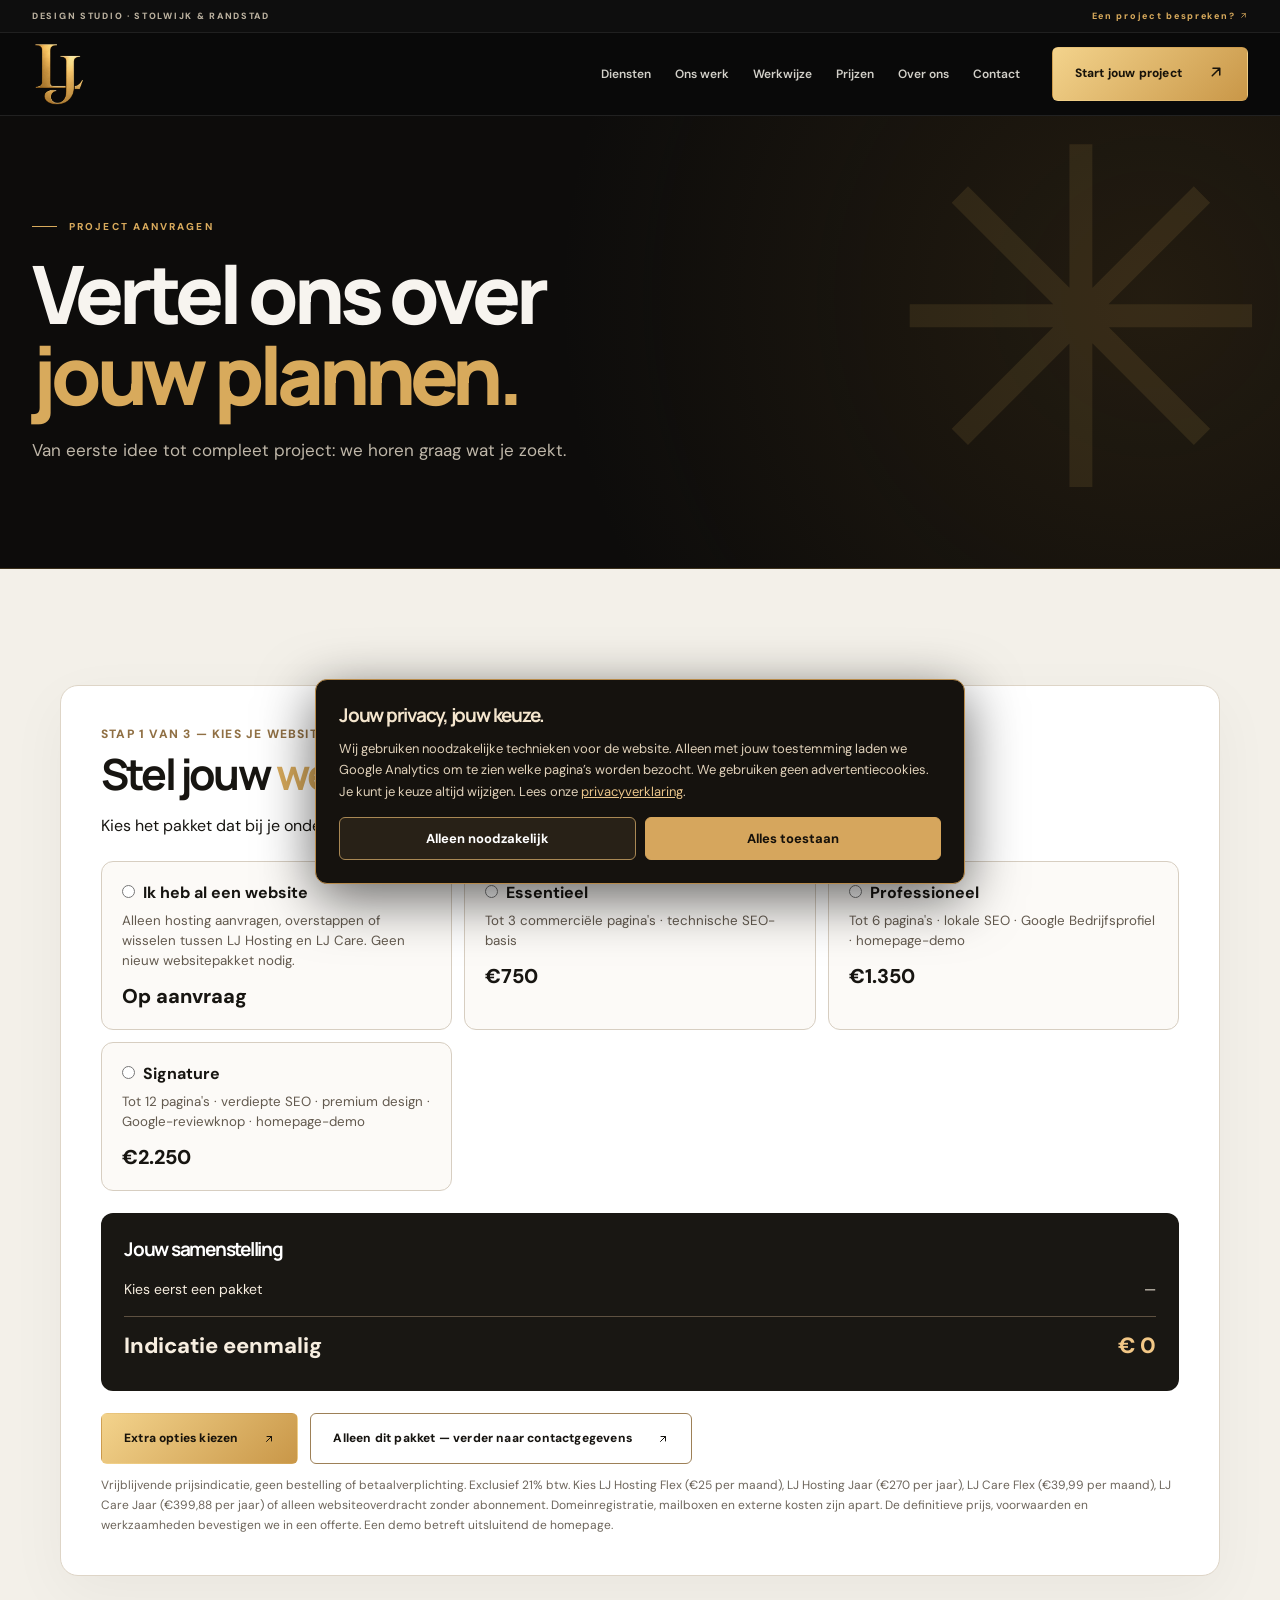
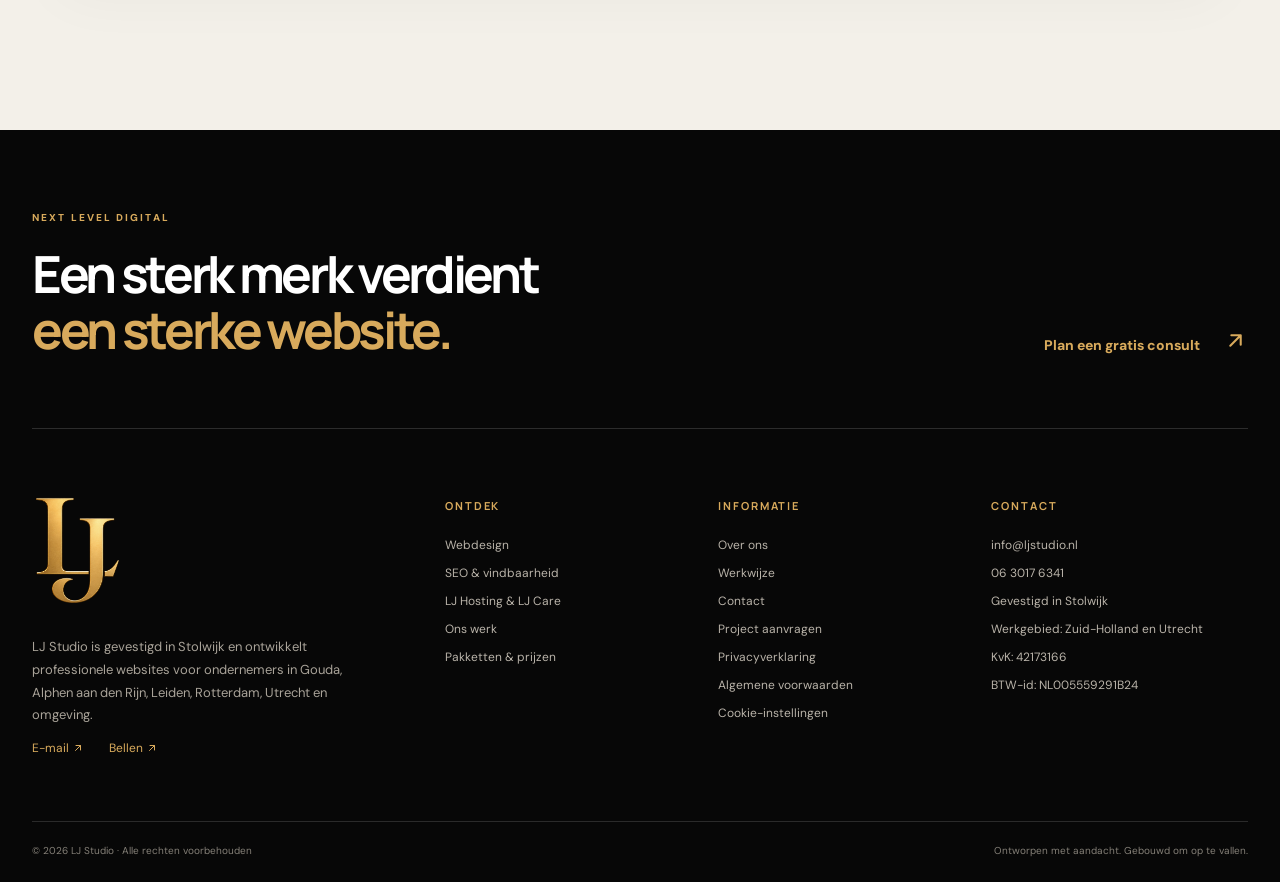
<file: aanvraag.html>
<!DOCTYPE html>
<html lang="nl">
<head>
<meta charset="utf-8"/>
<meta content="width=device-width,initial-scale=1" name="viewport"/>
<meta content="#080808" name="theme-color"/>

<title>Website laten maken? Vraag een offerte aan | LJ Studio</title>
<meta content="Een professionele website laten maken? Vraag vrijblijvend een voorstel aan bij LJ Studio uit Stolwijk. Webdesign, SEO en onderhoud voor ondernemers in de Randstad." name="description"/>

<link href="https://www.ljstudio.nl/aanvraag.html" rel="canonical"/>

<meta content="website" property="og:type"/>
<meta content="nl_NL" property="og:locale"/>
<meta content="LJ Studio" property="og:site_name"/>
<meta content="Website laten maken? Vraag een offerte aan | LJ Studio" property="og:title"/>
<meta content="Start jouw websiteproject bij LJ Studio. Vraag vrijblijvend een voorstel aan voor professioneel webdesign, SEO of websiteonderhoud in Gouda en de Randstad." property="og:description"/>
<meta content="https://www.ljstudio.nl/aanvraag.html" property="og:url"/>

<link href="assets/favicon.svg" rel="icon" type="image/svg+xml"/>
<link href="assets/style.css" rel="stylesheet"/>

<script type="application/ld+json">
{
  "@context": "https://schema.org",
  "@type": "ProfessionalService",
  "name": "LJ Studio",
  "url": "https://www.ljstudio.nl/",
  "email": "info@ljstudio.nl",
  "telephone": "+31 6 30176341",
  "vatID": "NL005559291B24",
  "address": {
    "@type": "PostalAddress",
    "addressLocality": "Stolwijk",
    "addressCountry": "NL"
  },
  "areaServed": [
    {"@type": "Place", "name": "Stolwijk"},
    {"@type": "City", "name": "Gouda"},
    {"@type": "City", "name": "Alphen aan den Rijn"},
    {"@type": "City", "name": "Leiden"},
    {"@type": "City", "name": "Rotterdam"},
    {"@type": "City", "name": "Utrecht"}
  ],
  "description": "LJ Studio is een webdesignstudio gevestigd in Stolwijk en biedt professioneel webdesign, SEO en websiteonderhoud voor ondernemers in Gouda, Alphen aan den Rijn, Leiden, Rotterdam, Utrecht en omgeving."
}
</script>

<script defer src="assets/script.js"></script>
<script defer src="assets/form-handler.js"></script>
<style>
/* LJ Studio websiteconfigurator */
.lj-builder{max-width:1160px;margin:0 auto 38px;padding:clamp(20px,4vw,40px);background:#fff;border:1px solid #ded5c7;border-radius:18px;box-shadow:0 18px 60px #17120d0b}
.lj-builder h2{font-size:clamp(28px,4vw,43px);line-height:1.12;margin:8px 0 15px}.lj-builder p{line-height:1.65}
.lj-builder-step{font-size:12px;font-weight:800;letter-spacing:.1em;color:#907044;text-transform:uppercase}
.lj-builder-grid{display:grid;grid-template-columns:repeat(3,minmax(0,1fr));gap:12px;margin:22px 0}
.lj-choice{display:block;position:relative;border:1px solid #d7cec1;border-radius:12px;padding:20px;cursor:pointer;background:#fcfaf7;transition:.2s;min-width:0}
.lj-choice:hover,.lj-choice:focus-within{border-color:#ad8549;transform:translateY(-2px)}.lj-choice:has(input:checked){border:2px solid #ad8549;background:#fbf2e3;padding:19px}
.lj-choice input{accent-color:#98713c;margin:0 8px 0 0}.lj-choice strong{font-size:16px}.lj-choice small{display:block;margin:8px 0 0;color:#62594e;line-height:1.5}
.lj-choice .lj-choice-price{display:block;font-weight:800;font-size:20px;margin-top:12px}
.lj-builder-summary{background:#191713;color:#f7eee0;padding:23px;border-radius:12px;margin:22px 0}.lj-builder-summary h3{font-size:19px;color:#fff;margin:0 0 12px}.lj-builder-summary ul{list-style:none;padding:0;margin:0}.lj-builder-summary li{display:flex;justify-content:space-between;gap:12px;padding:6px 0;font-size:14px}.lj-builder-summary strong{color:#f2c786}.lj-builder-total{border-top:1px solid #5e5141;margin-top:12px;padding-top:14px;font-size:22px;font-weight:800;display:flex;justify-content:space-between;gap:10px}.lj-builder-total span:last-child{color:#f2c786}
.lj-builder-actions{display:flex;gap:12px;flex-wrap:wrap;align-items:center}.lj-builder-actions button{cursor:pointer}.lj-builder-note{font-size:12px;color:#6e665c;margin:12px 0 0}.lj-builder [hidden],#lj-builder[hidden],#lj-contact-stage[hidden]{display:none!important}
@media(max-width:800px){.lj-builder-grid{grid-template-columns:1fr}.lj-choice{padding:16px}.lj-choice:has(input:checked){padding:15px}.lj-builder-actions .btn{width:100%;justify-content:center}}
</style>
</head>

<body>
<a class="skip-link" href="#main">Direct naar inhoud</a>

<div class="topbar">
  <div class="container topbar-inner">
    <span>DESIGN STUDIO · STOLWIJK &amp; RANDSTAD</span>
    <a href="contact.html">Een project bespreken? <span aria-hidden="true">↗</span></a>
  </div>
</div>

<header class="header">
  <div class="container header-inner">

    <a aria-label="LJ Studio - naar de homepage" class="logo" href="index.html">
      <span class="logo-monogram">L<span>J</span><i>.</i></span>
      <span class="logo-word">STUDIO<small>PREMIUM DIGITAL EXPERIENCES</small></span>
    </a>

    <button aria-controls="main-nav" aria-expanded="false" aria-label="Open navigatiemenu" class="menu-toggle" data-menu-toggle="" type="button">
      <span></span><span></span>
    </button>

    <nav aria-label="Hoofdnavigatie" class="nav" data-nav="" id="main-nav">
      <a href="diensten.html">Diensten</a>
      <a href="portfolio.html">Ons werk</a>
      <a href="werkwijze.html">Werkwijze</a>
      <a href="prijzen.html">Prijzen</a>
      <a href="over-ons.html">Over ons</a><a href="contact.html">Contact</a>
      <a class="nav-mobile-cta" href="aanvraag.html">Start jouw project ↗</a>
    </nav>

    <a class="btn btn-gold header-cta" href="aanvraag.html">
      Start jouw project <span>↗</span>
    </a>

  </div>
</header>

<main id="main">

<section class="page-hero">
  <div class="container page-hero-inner">
    <div class="reveal">
      <span class="eyebrow"><span class="eyebrow-line"></span>PROJECT AANVRAGEN</span>
      <h1>Vertel ons over<br/><em>jouw plannen.</em></h1>
      <p class="page-lead">Van eerste idee tot compleet project: we horen graag wat je zoekt.</p>
    </div>
    <div aria-hidden="true" class="page-symbol">✳</div>
  </div>
</section>

<section class="section section-light" id="website-samenstellen">
  <div class="container">
    <div class="lj-builder" id="lj-builder">
      <div class="lj-builder-step" id="lj-builder-step">Stap 1 van 3 — Kies je website</div>
      <div id="lj-builder-packages">
        <h2>Stel jouw <em>website samen.</em></h2>
        <p>Kies het pakket dat bij je onderneming past. Daarna kun je extra diensten toevoegen.</p>
        <div class="lj-builder-grid" role="radiogroup" aria-label="Websitepakket">
          <label class="lj-choice"><input type="radio" name="lj_package" value="Bestaande website" data-price="0"><strong>Ik heb al een website</strong><small>Alleen hosting aanvragen, overstappen of wisselen tussen LJ Hosting en LJ Care. Geen nieuw websitepakket nodig.</small><span class="lj-choice-price">Op aanvraag</span></label>
          <label class="lj-choice"><input type="radio" name="lj_package" value="Essentieel" data-price="750"><strong>Essentieel</strong><small>Tot 3 commerciële pagina's · technische SEO-basis</small><span class="lj-choice-price">€750</span></label>
          <label class="lj-choice"><input type="radio" name="lj_package" value="Professioneel" data-price="1350"><strong>Professioneel</strong><small>Tot 6 pagina's · lokale SEO · Google Bedrijfsprofiel · homepage-demo</small><span class="lj-choice-price">€1.350</span></label>
          <label class="lj-choice"><input type="radio" name="lj_package" value="Signature" data-price="2250"><strong>Signature</strong><small>Tot 12 pagina's · verdiepte SEO · premium design · Google-reviewknop · homepage-demo</small><span class="lj-choice-price">€2.250</span></label>
        </div>
      </div>
      <div id="lj-builder-extras" hidden>
        <p id="lj-existing-note" hidden style="padding:16px;border:1px solid #c9a36b;border-radius:10px;line-height:1.7"><strong>Je hebt al een website.</strong> Kies hieronder LJ Hosting of LJ Care, of wijzig je huidige abonnement. Overname, technische compatibiliteit, eventuele migratiekosten en de ingangsdatum stemmen we eerst met je af. Je huidige abonnement wordt niet automatisch opgezegd. Dit is een vrijblijvende aanvraag.</p>
        <h2>Maak jouw website <em>compleet.</em></h2>
        <p>Kies alleen wat je nodig hebt. Inbegrepen diensten worden niet dubbel berekend.</p>
        <div class="lj-builder-grid">
          <label class="lj-choice"><input type="checkbox" name="lj_extra" value="Domeinregistratie en DNS-instelling" data-price="39.95"><strong>Domeinregistratie</strong><small>Nieuw domein registreren en technisch koppelen. Jaarlijkse domeinkosten apart.</small><span class="lj-choice-price">+ €39,95</span></label>
          <label class="lj-choice"><input type="checkbox" name="lj_extra" value="Zakelijke mailbox instellen" data-price="49.95"><strong>Zakelijke e-mail</strong><small>Bijvoorbeeld info@jouwbedrijf.nl, inclusief inrichting op één apparaat. Mailboxkosten apart.</small><span class="lj-choice-price">+ €49,95</span></label>
          <label class="lj-choice"><input type="checkbox" name="lj_extra" value="Extra zakelijke mailbox" data-price="19.95"><strong>Extra mailbox</strong><small>Bijvoorbeeld administratie@. Externe mailboxkosten apart.</small><span class="lj-choice-price">+ €19,95</span></label>
          <label class="lj-choice"><input type="checkbox" name="lj_extra" value="Bestaand domein koppelen" data-price="0"><strong>Bestaand domein koppelen</strong><small>Je hebt al een domein. Wij koppelen de nieuwe website via de bestaande provider; verhuizen is niet nodig.</small><span class="lj-choice-price">Inbegrepen</span></label>
          <label class="lj-choice"><input type="checkbox" name="lj_extra" value="Domeinverhuizing" data-price="59.95"><strong>Domein verhuizen</strong><small>Verhuizing begeleiden en DNS-instellingen controleren. Alleen nodig als je van provider wilt wisselen.</small><span class="lj-choice-price">+ €59,95</span></label>
          <label class="lj-choice" data-review-option><input type="checkbox" name="lj_extra" value="Google-reviewknop instellen" data-price="49.95"><strong>Google-reviewknop</strong><small>Een knop op je website waarmee bezoekers direct een Google-review kunnen schrijven. Inbegrepen bij Signature. Een bestaand Google Bedrijfsprofiel met reviewlink is nodig.</small><span class="lj-choice-price" data-review-price>+ €49,95</span></label>
          <label class="lj-choice" data-gbp-option><input type="checkbox" name="lj_extra" value="Google Bedrijfsprofiel inrichten" data-price="99.95"><strong>Google Bedrijfsprofiel</strong><small>Inbegrepen bij Professioneel en Signature.</small><span class="lj-choice-price" data-gbp-price>+ €99,95</span></label>
          <label class="lj-choice"><input type="checkbox" name="lj_extra" value="Extra websitepagina" data-price="125"><strong>Extra pagina</strong><small>Vanaf €125 per pagina, op basis van bestaande vormgeving.</small><span class="lj-choice-price">+ vanaf €125 per pagina</span><span style="display:block;margin-top:12px"><span style="display:block;font-size:13px;font-weight:600;margin-bottom:5px">Aantal extra pagina’s</span><select id="lj-extra-page-count" aria-label="Aantal extra pagina’s" style="width:100%;max-width:230px;padding:11px 12px;border:1px solid #c8bfb1;border-radius:8px;background:#fff;color:#191713;font:inherit" disabled><option value="1">1 pagina</option><option value="2">2 pagina's</option><option value="3">3 pagina's</option><option value="4">4 pagina's</option><option value="5">5 pagina's</option><option value="6">6 pagina's</option><option value="7">7 pagina's</option><option value="8">8 pagina's</option><option value="9">9 pagina's</option><option value="10">10 pagina's</option><option value="11">11 pagina's</option><option value="12">12 pagina's</option><option value="13">13 pagina's</option><option value="14">14 pagina's</option><option value="15">15 pagina's</option><option value="16">16 pagina's</option><option value="17">17 pagina's</option><option value="18">18 pagina's</option><option value="19">19 pagina's</option><option value="20">20 pagina's</option></select></span></label>
          <div class="lj-choice" style="grid-column:1/-1;cursor:default"><strong>Hosting &amp; onderhoud — kies wat bij je past</strong><small>Je kunt ook alleen de website laten bouwen en de bestanden laten overdragen. Alle bedragen exclusief 21% btw.</small><div style="display:grid;gap:12px;margin-top:16px"><label style="cursor:pointer"><input type="radio" name="lj_care_term" value="hosting" checked> <strong>LJ Hosting Jaar — €270 per jaar</strong><small style="display:block;margin-left:24px">Hostingbeheer, HTTPS en basiscontrole van bereikbaarheid. Geen wijzigingsminuten. Jaarlijks vooraf.</small></label><label style="cursor:pointer"><input type="radio" name="lj_care_term" value="hosting_maand"> <strong>LJ Hosting Flex — €25 per maand</strong><small style="display:block;margin-left:24px">Hostingbeheer, HTTPS en basiscontrole zonder wijzigingsminuten. Maandelijks gefactureerd; opzegtermijn volgens offerte.</small></label><label style="cursor:pointer"><input type="radio" name="lj_care_term" value="maandelijks"> <strong>LJ Care Flex — €39,99 per maand</strong><small style="display:block;margin-left:24px">Hostingbeheer en maximaal 30 minuten kleine wijzigingen per maand. Maandelijks opzegbaar met één maand opzegtermijn.</small></label><label style="cursor:pointer"><input type="radio" name="lj_care_term" value="jaarlijks"> <strong>LJ Care Jaar — €399,88 per jaar</strong><small style="display:block;margin-left:24px">Hostingbeheer en maximaal 30 minuten kleine wijzigingen per maand. Eerste 12 maanden vast, vooraf betaald; daarna volgens overeengekomen vervolgvoorwaarden.</small></label><label style="cursor:pointer"><input type="radio" name="lj_care_term" value="overdracht"> <strong>Alleen website bouwen &amp; overdragen — €0 abonnement</strong><small style="display:block;margin-left:24px">Je ontvangt de afgesproken websitebestanden en regelt zelf hosting en domein. Geen doorlopend beheer door LJ Studio.</small></label></div><p style="margin:12px 0 0;font-size:13px;line-height:1.6">Domeinregistratie, mailboxen, betaalde externe diensten en extra werkzaamheden zijn niet inbegrepen. Dit is een vrijblijvende aanvraag; afspraken over looptijd, verlenging, opzegging en overdracht leggen we vast in de offerte.</p></div>
        </div>
      </div>
      <div class="lj-builder-summary" aria-live="polite">
        <h3>Jouw samenstelling</h3>
        <ul id="lj-builder-lines"><li><span>Kies eerst een pakket</span><span>—</span></li></ul>
        <div class="lj-builder-total"><span>Indicatie eenmalig</span><span id="lj-builder-total">€0</span></div>
        <p id="lj-builder-recurring" style="color:#ead8bf;font-size:13px;margin:8px 0 0"></p>
      </div>
      <div id="lj-upgrade-tip" hidden style="margin:12px 0 20px;padding:18px;border:1px solid #b99761;border-radius:12px;background:#211e19;color:#f7eee0"><strong style="color:#f2c786">Signature past misschien beter bij jouw wensen</strong><p id="lj-upgrade-text" style="margin:10px 0;line-height:1.6"></p><button class="btn btn-gold" type="button" id="lj-upgrade-button">Upgrade naar Signature ↗</button></div>
      <div class="lj-builder-actions">
        <button class="btn btn-outline" type="button" id="lj-builder-back" hidden>← Vorige stap</button>
        <button class="btn btn-dark" type="button" id="lj-builder-next">Extra opties kiezen ↗</button>
        <button class="btn btn-outline" type="button" id="lj-builder-skip">Alleen dit pakket — verder naar contactgegevens ↗</button>
      </div>
      <p class="lj-builder-note">Vrijblijvende prijsindicatie, geen bestelling of betaalverplichting. Exclusief 21% btw. Kies LJ Hosting Flex (€25 per maand), LJ Hosting Jaar (€270 per jaar), LJ Care Flex (€39,99 per maand), LJ Care Jaar (€399,88 per jaar) of alleen websiteoverdracht zonder abonnement. Domeinregistratie, mailboxen en externe kosten zijn apart. De definitieve prijs, voorwaarden en werkzaamheden bevestigen we in een offerte. Een demo betreft uitsluitend de homepage.</p>
    </div>
  </div>
</section>
<section class="section section-light" id="lj-contact-stage" hidden>
  <div class="container contact-layout">

    <div class="reveal">
      <span class="eyebrow"><span class="eyebrow-line"></span>STUUR ONS EEN BERICHT</span>
      <h2>Wij horen graag<br/><em>van je.</em></h2>
      <p class="contact-intro">Of je nu al een concreet plan hebt of nog aan het oriënteren bent: stuur gerust een bericht.</p>

      <div class="contact-detail">
        <span>01 / E-MAIL</span>
        <a data-contact-email="" href="mailto:info@ljstudio.nl">info@ljstudio.nl</a>
      </div>

      <div class="contact-detail">
        <span>02 / REGIO</span>
        <strong>Stolwijk · Gouda · Randstad</strong>
        <small>Voor ondernemers in Gouda, Alphen aan den Rijn, Leiden, Rotterdam, Utrecht en omgeving.</small>
      </div>
    </div>

    <div class="form-panel reveal">
      <form class="contact-form" data-ajax-form="" id="project-form">
        <input type="hidden" name="website_pakket" id="lj-form-package">
        <input type="hidden" name="gekozen_extra_opties" id="lj-form-extras">
        <input type="hidden" name="indicatie_eenmalig_ex_btw" id="lj-form-total">
        <input type="hidden" name="indicatie_maandelijks_ex_btw" id="lj-form-monthly">
        <input type="hidden" name="lj_care_betaaltermijn" id="lj-form-term">
        <input type="hidden" name="lj_care_jaarlijks_ex_btw" id="lj-form-yearly">

        <div aria-hidden="true" style="position:absolute;left:-9999px;">
          <label>Laat dit veld leeg
            <input type="text" name="_honey" tabindex="-1" autocomplete="off">
          </label>
        </div>

        <div class="form-grid">

          <label>
            Naam <span>*</span>
            <input autocomplete="name" name="naam" placeholder="Jouw naam" required=""/>
          </label>

          <label>
            Bedrijf
            <input autocomplete="organization" name="bedrijf" placeholder="Naam van je bedrijf"/>
          </label>

          <label>
            E-mailadres <span>*</span>
            <input autocomplete="email" name="email" placeholder="jij@bedrijf.nl" required="" type="email"/>
          </label>

          <label>
            Telefoonnummer
            <input autocomplete="tel" name="telefoon" placeholder="Optioneel" type="tel"/>
          </label>

        </div>

        <label>
          Waar kunnen we je mee helpen?
          <select id="onderwerp" name="onderwerp">
            <option>Nieuwe website</option>
            <option>SEO &amp; vindbaarheid</option>
            <option>LJ Hosting</option><option>LJ Care / onderhoud</option><option>Websiteoverdracht zonder hosting</option>
            <option>Essentieel (€750)</option>
            <option>Professioneel (€1.350)</option>
            <option>Signature (€2.250)</option>
            <option>Anders</option>
          </select>
        </label>

        <label>
          Vertel ons meer <span>*</span>
          <textarea name="bericht" placeholder="Vertel kort wat je voor ogen hebt..." required="" rows="6"></textarea>
        </label>

        <label style="display:flex;align-items:flex-start;gap:10px;margin:14px 0;line-height:1.6"><input type="checkbox" name="voorwaarden_gelezen" value="Ja" required style="width:auto;flex:none;margin-top:5px"><span>Ik heb de <a href="algemene-voorwaarden.html" target="_blank" rel="noopener">algemene voorwaarden</a> en <a href="privacyverklaring.html" target="_blank" rel="noopener">privacyverklaring</a> kunnen lezen. Ik begrijp dat dit een vrijblijvende aanvraag is en dat een overeenkomst pas na akkoord op een offerte ontstaat. *</span></label>
        <div class="form-bottom">
          <p>Vul het formulier in. Je aanvraag wordt rechtstreeks naar LJ Studio verzonden.</p>
          <button class="btn btn-dark" type="submit">
            Verstuur aanvraag <span>↗</span>
          </button>
        </div>

        <p aria-live="polite" class="form-status" role="status"></p>

      </form>
    </div>

  </div>
</section>

</main>

<footer class="footer">
  <div class="container">

    <div class="footer-intro">
      <div>
        <span class="eyebrow">NEXT LEVEL DIGITAL</span>
        <h2>Een sterk merk verdient<br/><em>een sterke website.</em></h2>
      </div>
      <a class="footer-cta" href="contact.html">
        Plan een gratis consult <span>↗</span>
      </a>
    </div>

    <div class="footer-grid">

      <div class="footer-brand">
        <a class="logo" href="index.html">
          <span class="logo-monogram">L<span>J</span><i>.</i></span>
          <span class="logo-word">STUDIO<small>PREMIUM DIGITAL EXPERIENCES</small></span>
        </a>

        <p>LJ Studio is gevestigd in Stolwijk en ontwikkelt professionele websites voor ondernemers in Gouda, Alphen aan den Rijn, Leiden, Rotterdam, Utrecht en omgeving.</p>

        <div class="social-row">
          <a href="mailto:info@ljstudio.nl">E-mail ↗</a>
          <a href="tel:+31630176341">Bellen ↗</a>
        </div>
      </div>

      <div class="footer-col">
        <h3>ONTDEK</h3>
        <a href="websites.html">Webdesign</a>
        <a href="seo.html">SEO &amp; vindbaarheid</a>
        <a href="onderhoud.html">LJ Hosting &amp; LJ Care</a>
        <a href="portfolio.html">Ons werk</a>
        <a href="prijzen.html">Pakketten &amp; prijzen</a>
      </div>

      <div class="footer-col">
        <h3>INFORMATIE</h3>
        <a href="over-ons.html">Over ons</a>
        <a href="werkwijze.html">Werkwijze</a>
        <a href="contact.html">Contact</a>
        <a href="aanvraag.html">Project aanvragen</a>
        <a href="privacyverklaring.html">Privacyverklaring</a>
        <a href="algemene-voorwaarden.html">Algemene voorwaarden</a>
      </div>

      <div class="footer-col">
        <h3>CONTACT</h3>
        <a href="mailto:info@ljstudio.nl">info@ljstudio.nl</a>
        <a href="tel:+31630176341">06 3017 6341</a>
        <span>Gevestigd in Stolwijk</span>
        <span>Werkgebied: Zuid-Holland en Utrecht</span>
        <span>KvK: 42173166</span>
        <span>BTW-id: NL005559291B24</span>
      </div>

    </div>

    <div class="footer-bottom">
      <span>© <span data-year="">2026</span> LJ Studio · Alle rechten voorbehouden</span>
      <span>Ontworpen met aandacht. Gebouwd om op te vallen.</span>
    </div>

  </div>
</footer>

<script>
(() => {
  const root=document.getElementById('lj-builder');if(!root)return;
  const packages=root.querySelector('#lj-builder-packages'),extras=root.querySelector('#lj-builder-extras');
  const contact=document.getElementById('lj-contact-stage'),back=root.querySelector('#lj-builder-back'),next=root.querySelector('#lj-builder-next'),skip=root.querySelector('#lj-builder-skip');
  const radios=[...root.querySelectorAll('[name="lj_package"]')],options=[...root.querySelectorAll('[name="lj_extra"],[name="lj_care"]')];
  const money=n=>new Intl.NumberFormat('nl-NL',{style:'currency',currency:'EUR',minimumFractionDigits:Number.isInteger(n)?0:2,maximumFractionDigits:2}).format(n);
  let step=1;
  const chosen=()=>radios.find(r=>r.checked);
  const existing=()=>chosen()?.value==='Bestaande website';
  const includedGB=()=>chosen()&&!existing()&&chosen().value!=='Essentieel';
  function update(){
    const pkg=chosen(),gb=root.querySelector('[data-gbp-option]'),gbInput=gb.querySelector('input');
    gbInput.disabled=!!includedGB();if(gbInput.disabled)gbInput.checked=false;
    gb.querySelector('[data-gbp-price]').textContent=includedGB()?'Inbegrepen':'+ €99,95';
    const review=root.querySelector('[data-review-option]'),reviewInput=review.querySelector('input');
    const reviewIncluded=!!pkg&&pkg.value==='Signature';
    root.querySelectorAll('[name="lj_extra"]').forEach(o=>{if(existing()){o.checked=false;o.disabled=true;}else if(o!==gbInput&&o!==reviewInput){o.disabled=false;}});
    root.querySelector('#lj-existing-note').hidden=!existing();
    reviewInput.disabled=reviewIncluded;if(reviewIncluded)reviewInput.checked=false;
    review.querySelector('[data-review-price]').textContent=reviewIncluded?'Inbegrepen':'+ €49,95';
    const active=options.filter(o=>o.checked&&!o.disabled),oneTime=active.filter(o=>o.name!=='lj_care');
    if(step===2)skip.hidden=active.some(o=>o.name==='lj_extra');
    const pageOption=root.querySelector('[value="Extra websitepagina"]'),pageCount=root.querySelector('#lj-extra-page-count');
    pageCount.disabled=!pageOption.checked;
    const pages=pageOption.checked?Number(pageCount.value):0;
    const total=(pkg?Number(pkg.dataset.price):0)+oneTime.reduce((n,o)=>n+Number(o.dataset.price)*(o===pageOption?pages:1),0);
    const signatureTotal=2250+oneTime.filter(o=>o!==pageOption&&o!==reviewInput&&o!==gbInput).reduce((n,o)=>n+Number(o.dataset.price),0);
    const difference=signatureTotal-total;
    const tip=root.querySelector('#lj-upgrade-tip');
    tip.hidden=!(pkg&&pkg.value==='Professioneel'&&pages>0&&difference<=250);
    if(!tip.hidden){
      const msg=difference>0?'Voor '+money(difference)+' extra':difference===0?'Voor hetzelfde bedrag':'Voor '+money(-difference)+' minder';
      root.querySelector('#lj-upgrade-text').textContent=msg+' krijg je Signature met maximaal 12 pagina’s, premium design, uitgebreidere SEO, meer revisierondes en de Google-reviewknop inbegrepen.';
    }
    const term=root.querySelector('[name="lj_care_term"]:checked')?.value||'hosting';
    const yearly=term==='jaarlijks',hosting=term==='hosting'||term==='hosting_maand',hostingMonth=term==='hosting_maand',transfer=term==='overdracht';
    const monthly=pkg?(hostingMonth?25:term==='maandelijks'?39.99:0):0,annual=pkg?(yearly?399.88:term==='hosting'?270:0):0;
    const lines=[];if(pkg)lines.push([existing()?'Bestaande website — geen nieuw webdesignpakket':pkg.value,existing()?'Prijs hostingovername na beoordeling':money(Number(pkg.dataset.price))]);
    if(includedGB())lines.push(['Google Bedrijfsprofiel','Inbegrepen']);
    if(pkg&&pkg.value==='Signature')lines.push(['Google-reviewknop','Inbegrepen']);
    if(pkg)lines.push([transfer?'Websiteoverdracht — eigen hosting':hosting?'LJ Hosting':yearly?'LJ Care Jaar':'LJ Care Flex',transfer?'Geen abonnement':hosting?(hostingMonth?money(25)+'/mnd':money(270)+'/jaar'):yearly?money(399.88)+'/jaar':money(39.99)+'/mnd']);
    active.forEach(o=>lines.push([o===pageOption?`Extra pagina's (${pages}x)`:o.value,(o===pageOption?'vanaf ':'')+(Number(o.dataset.price)===0?'Inbegrepen':money(Number(o.dataset.price)*(o===pageOption?pages:1)))]));
    root.querySelector('#lj-builder-lines').replaceChildren(...(lines.length?lines:[['Kies eerst een pakket','—']]).map(([name,price])=>{const li=document.createElement('li');const a=document.createElement('span'),b=document.createElement('span');a.textContent=name;b.textContent=price;li.append(a,b);return li;}));
    root.querySelector('#lj-builder-total').textContent=existing()?'Op aanvraag':money(total);
    root.querySelector('#lj-builder-recurring').textContent=pkg?(transfer?'Geen abonnement: je regelt zelf hosting en domein.':hosting?(hostingMonth?'Daarnaast '+money(25)+' per maand voor LJ Hosting Flex (excl. btw).':'Daarnaast '+money(270)+' per jaar voor LJ Hosting Jaar (excl. btw, jaarlijks vooraf; €30 voordeel).'):yearly?'Daarnaast '+money(399.88)+' per jaar voor LJ Care Jaar (excl. btw, eerste 12 maanden vast).':'Daarnaast '+money(39.99)+' per maand voor LJ Care Flex (excl. btw).'):'';
    document.getElementById('lj-form-package').value=pkg?pkg.value:'';
    document.getElementById('lj-form-extras').value=active.map(o=>o===pageOption?`Extra websitepagina: ${pages} x vanaf €125 = vanaf ${money(pages*125)}`:o.value).join(', ')||'Geen';
    document.getElementById('lj-form-total').value=existing()?'Geen nieuw websitepakket; eventuele migratiekosten op offerte':money(total)+(oneTime.some(o=>o.value==='Extra websitepagina')?' (vanafprijs)':'');
    document.getElementById('lj-form-monthly').value=monthly?money(monthly):'Niet van toepassing';
    document.getElementById('lj-form-yearly').value=annual?money(annual):'Niet van toepassing';
    document.getElementById('lj-form-term').value=transfer?'Websiteoverdracht zonder abonnement':hosting?(hostingMonth?'LJ Hosting Flex — maandelijks €25':'LJ Hosting Jaar — jaarlijks €270'):yearly?'LJ Care Jaar — jaarlijks €399,88':'LJ Care Flex — maandelijks €39,99';
    const subject=document.getElementById('onderwerp');if(pkg&&subject){if(existing())subject.value=transfer?'Websiteoverdracht zonder hosting':hosting?'LJ Hosting':'LJ Care / onderhoud';else subject.value=[...subject.options].find(o=>o.textContent.includes(pkg.value))?.value||subject.value;}
  }
  function render(){
    packages.hidden=step!==1;extras.hidden=step!==2;contact.hidden=step!==3;
    back.hidden=step===1;next.hidden=step===3;skip.hidden=step===3 || (step===2 && options.some(o=>o.name==='lj_extra' && o.checked && !o.disabled));
    root.querySelector('#lj-builder-step').textContent='Stap '+step+' van 3 — '+(['','Kies je website','Extra opties','Contactgegevens'][step]);
    next.textContent=step===1?(existing()?'Abonnement kiezen':'Extra opties kiezen'):'Verder naar contactgegevens';
    root.hidden=step===3;
    if(step===3){contact.scrollIntoView({behavior:'smooth',block:'start'});}else{root.scrollIntoView({behavior:'smooth',block:'start'});}
  }
  radios.forEach(r=>r.addEventListener('change',update));options.forEach(o=>o.addEventListener('change',update));
  root.querySelector('#lj-extra-page-count').addEventListener('change',update);
  root.querySelector('#lj-upgrade-button').addEventListener('click',()=>{
    const signature=radios.find(r=>r.value==='Signature');
    if(!signature)return;
    signature.checked=true;
    const pageOptionForUpgrade=root.querySelector('[value="Extra websitepagina"]');
    pageOptionForUpgrade.checked=false;
    root.querySelector('[value="Google-reviewknop instellen"]').checked=false;
    root.querySelector('[value="Google Bedrijfsprofiel inrichten"]').checked=false;
    update();
  });
  root.querySelectorAll('[name="lj_care_term"]').forEach(o=>o.addEventListener('change',update));
  next.addEventListener('click',()=>{if(step===1&&!chosen()){radios[0].focus();alert('Kies eerst een optie.');return;}step=Math.min(3,step+1);update();render();});
  back.addEventListener('click',()=>{step=Math.max(1,step-1);render();});
  skip.addEventListener('click',()=>{if(!chosen()){radios[0].focus();alert('Kies eerst een websitepakket.');return;}options.forEach(o=>{if(o.name==='lj_extra')o.checked=false;});step=3;update();render();});
  const domainNew=root.querySelector('[value="Domeinregistratie en DNS-instelling"]'),domainExisting=root.querySelector('[value="Bestaand domein koppelen"]'),domainMove=root.querySelector('[value="Domeinverhuizing"]');
  domainNew.addEventListener('change',()=>{if(domainNew.checked){domainExisting.checked=false;domainMove.checked=false;}update();});
  domainExisting.addEventListener('change',()=>{if(domainExisting.checked){domainNew.checked=false;domainMove.checked=false;}update();});
  domainMove.addEventListener('change',()=>{if(domainMove.checked){domainNew.checked=false;domainExisting.checked=false;}update();});
  const params=new URLSearchParams(location.search),requested=params.get('pakket');
  if(requested){const r=radios.find(x=>x.value.toLowerCase()===requested.toLowerCase());if(r)r.checked=true;}
  const abonnement=params.get('abonnement');
  if((abonnement==='hosting'||abonnement==='hosting_maand'||abonnement==='maandelijks'||abonnement==='jaarlijks')&&!requested){const current=radios.find(r=>r.value==='Bestaande website');if(current)current.checked=true;}
  if(['hosting','hosting_maand','maandelijks','jaarlijks','overdracht'].includes(abonnement)){
    const subscription=root.querySelectorAll('[name="lj_care_term"]');
    const selected=[...subscription].find(r=>r.value===abonnement);
    if(selected)selected.checked=true;
  }
  update();
  const form=document.getElementById('project-form');form?.addEventListener('submit',()=>update(),{capture:true});
  const change=document.createElement('button');change.type='button';change.className='btn btn-outline';change.textContent='← Samenstelling wijzigen';change.style.marginBottom='20px';
  change.addEventListener('click',()=>{step=1;render();});contact.querySelector('.form-panel').prepend(change);
})();
</script>
</body>
</html>
</file>
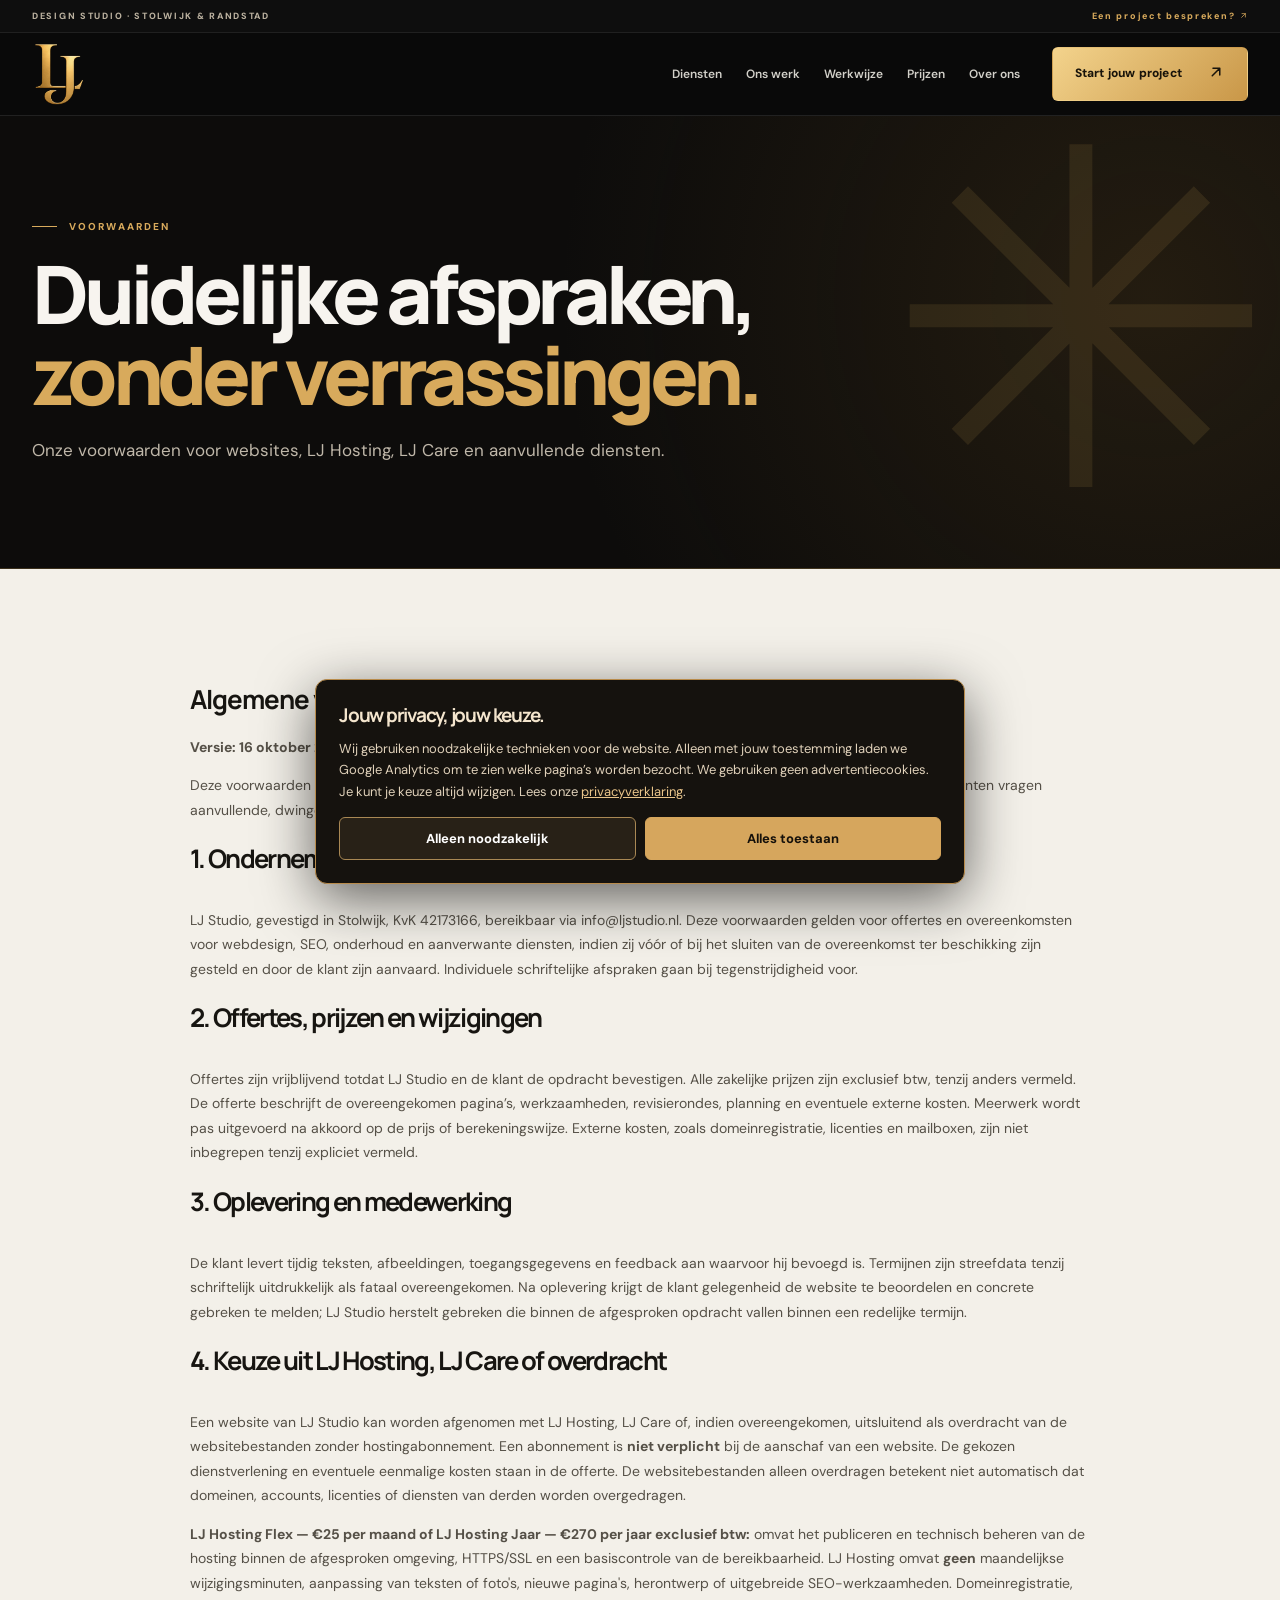
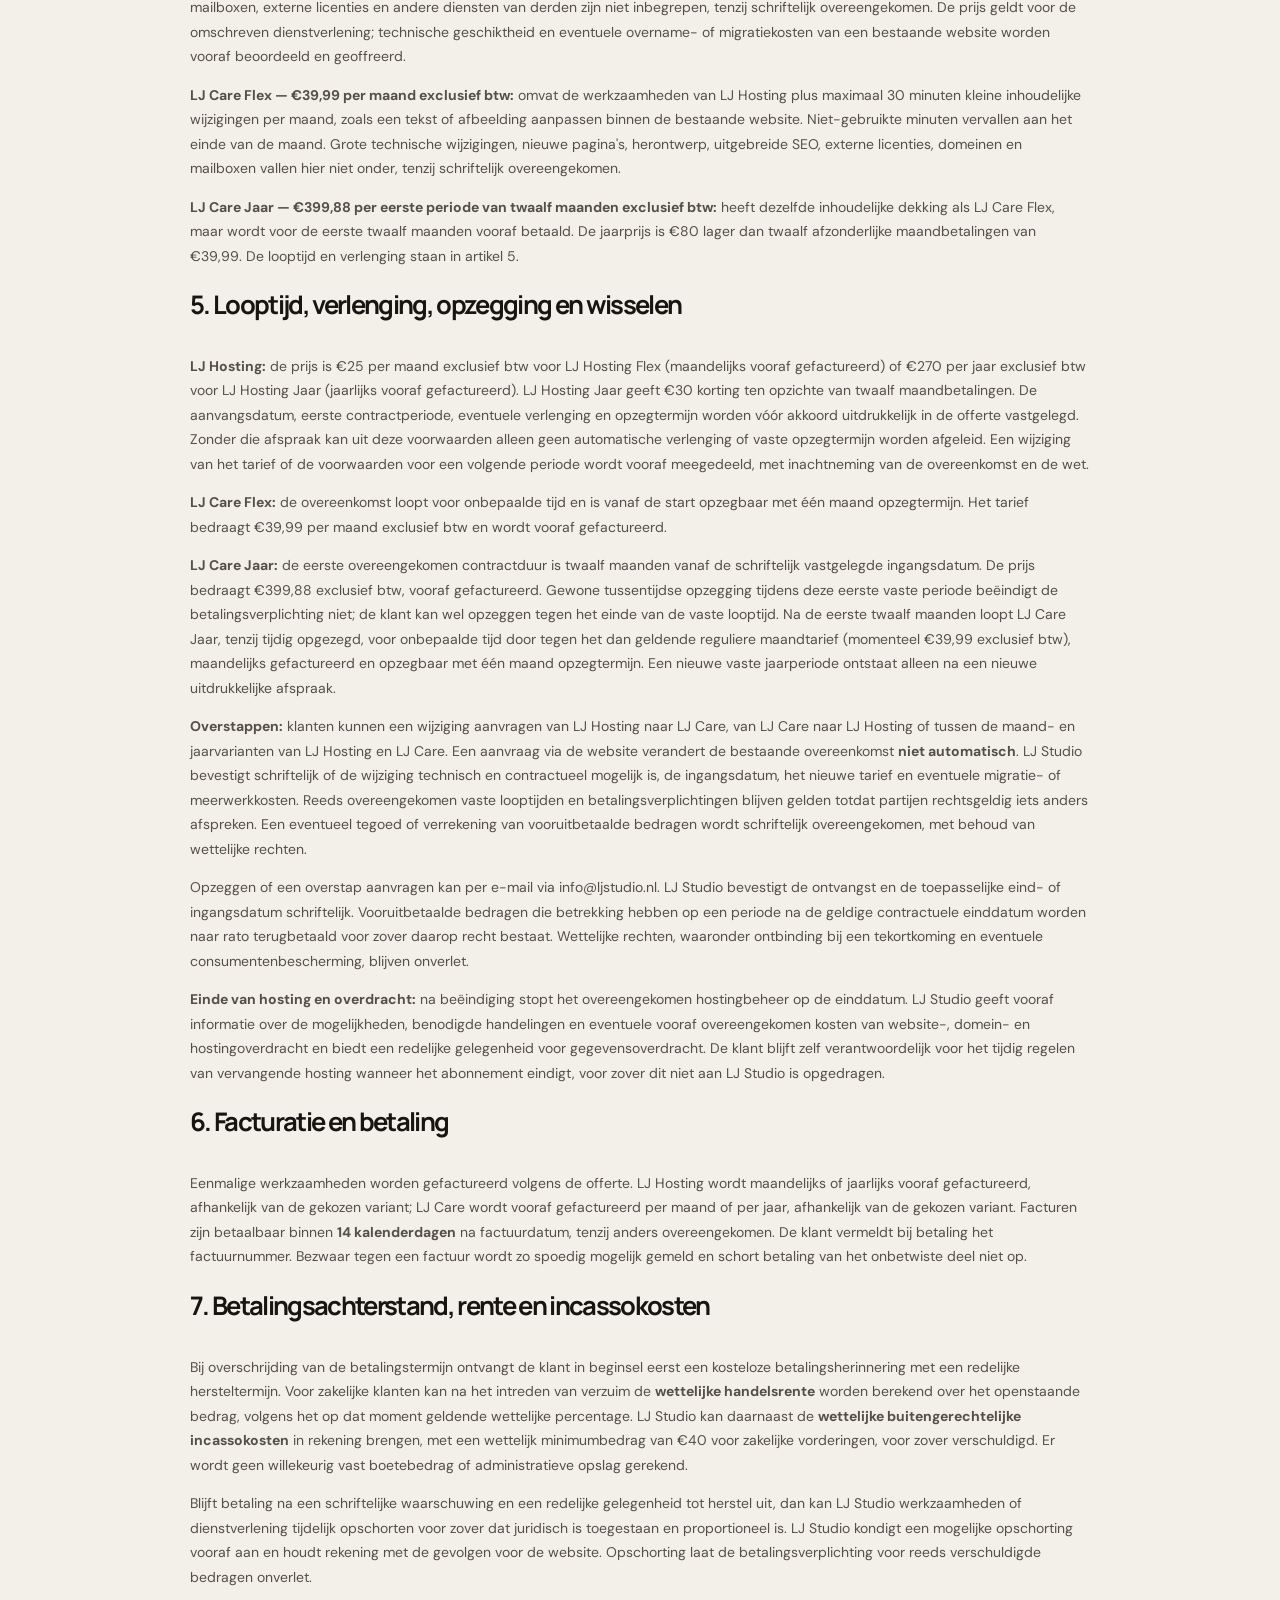
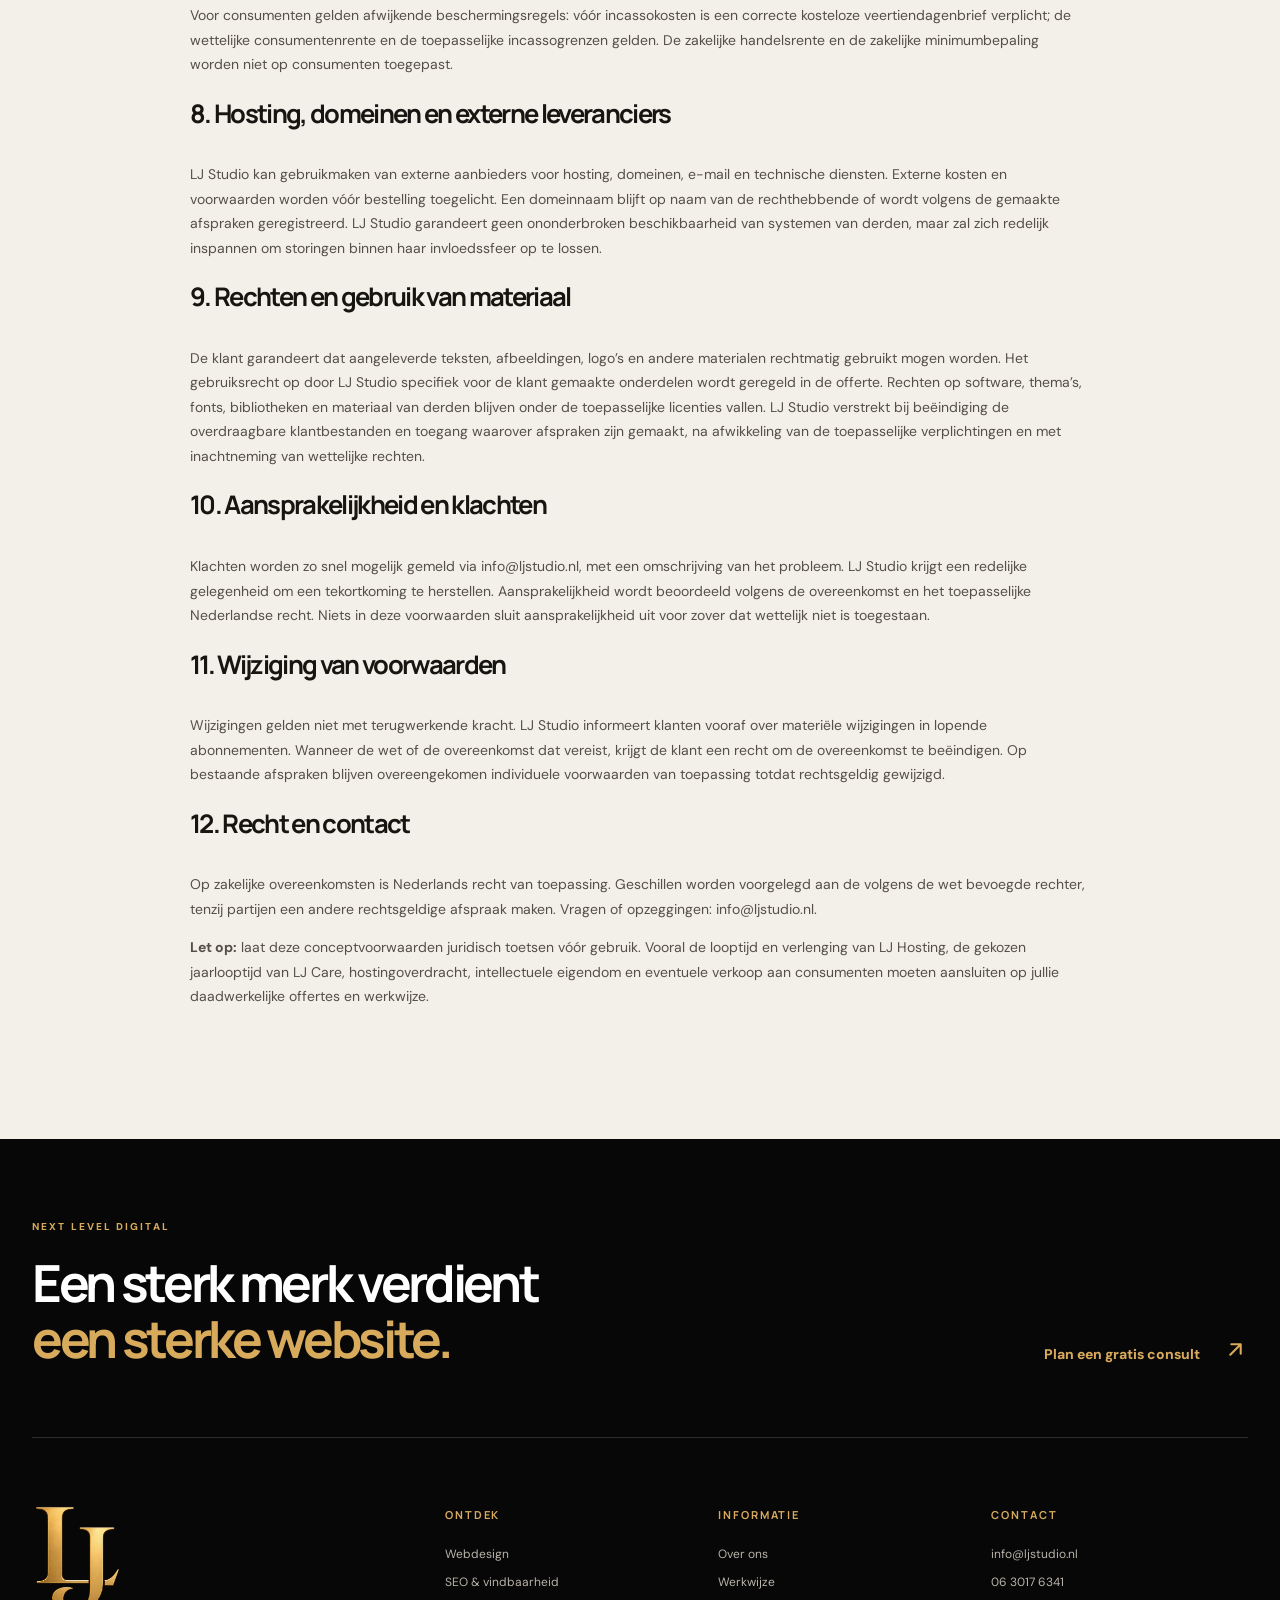
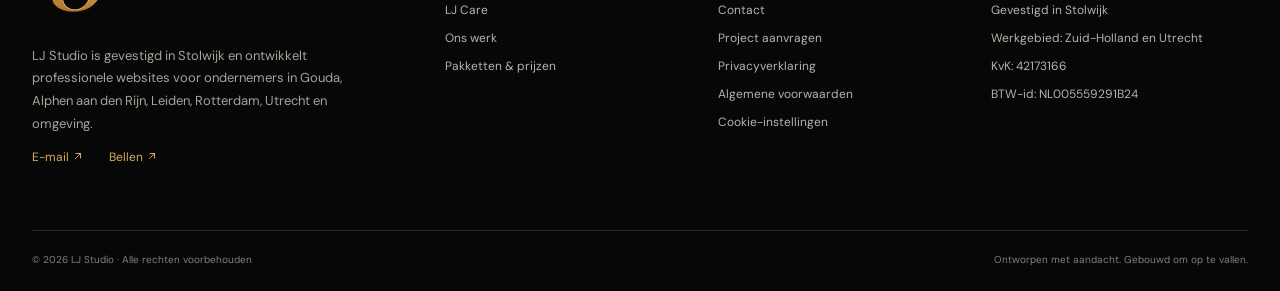
<file: algemene-voorwaarden.html>
<!DOCTYPE html>
<html lang="nl">
<head>
<meta charset="utf-8"/>
<meta content="width=device-width,initial-scale=1" name="viewport"/>
<meta content="#080808" name="theme-color"/>

<title>Algemene voorwaarden | LJ Studio Webdesign</title>
<meta content="Lees de algemene voorwaarden van LJ Studio over webdesign, LJ Care, betaling en opzegging." name="description"/>

<link href="https://www.ljstudio.nl/algemene-voorwaarden.html" rel="canonical"/>

<meta content="website" property="og:type"/>
<meta content="nl_NL" property="og:locale"/>
<meta content="LJ Studio" property="og:site_name"/>
<meta content="Algemene voorwaarden | LJ Studio Webdesign" property="og:title"/>
<meta content="Lees de voorwaarden voor LJ Care, opzegging, facturatie en betalingsachterstanden." property="og:description"/>
<meta content="https://www.ljstudio.nl/algemene-voorwaarden.html" property="og:url"/>

<link href="assets/favicon.svg" rel="icon" type="image/svg+xml"/>
<link href="assets/style.css" rel="stylesheet"/>

<script type="application/ld+json">
{
  "@context": "https://schema.org",
  "@type": "ProfessionalService",
  "name": "LJ Studio",
  "url": "https://www.ljstudio.nl/",
  "email": "info@ljstudio.nl",
  "telephone": "+31 6 30176341",
  "vatID": "NL005559291B24",
  "address": {
    "@type": "PostalAddress",
    "addressLocality": "Stolwijk",
    "addressCountry": "NL"
  },
  "areaServed": [
    {"@type": "Place", "name": "Stolwijk"},
    {"@type": "City", "name": "Gouda"},
    {"@type": "City", "name": "Alphen aan den Rijn"},
    {"@type": "City", "name": "Leiden"},
    {"@type": "City", "name": "Rotterdam"},
    {"@type": "City", "name": "Utrecht"}
  ],
  "description": "LJ Studio is een webdesignstudio gevestigd in Stolwijk en biedt webdesign, SEO en websiteonderhoud voor ondernemers in Gouda, Alphen aan den Rijn, Leiden, Rotterdam, Utrecht en omgeving."
}
</script>

<script defer="" src="assets/script.js"></script>
</head>

<body>
<a class="skip-link" href="#main">Direct naar inhoud</a>

<div class="topbar">
  <div class="container topbar-inner">
    <span>DESIGN STUDIO · STOLWIJK &amp; RANDSTAD</span>
    <a href="contact.html">Een project bespreken? <span aria-hidden="true">↗</span></a>
  </div>
</div>

<header class="header">
  <div class="container header-inner">

    <a aria-label="LJ Studio - naar de homepage" class="logo" href="index.html">
      <span class="logo-monogram">L<span>J</span><i>.</i></span>
      <span class="logo-word">STUDIO<small>PREMIUM DIGITAL EXPERIENCES</small></span>
    </a>

    <button aria-controls="main-nav" aria-expanded="false" aria-label="Open navigatiemenu" class="menu-toggle" data-menu-toggle="" type="button">
      <span></span><span></span>
    </button>

    <nav aria-label="Hoofdnavigatie" class="nav" data-nav="" id="main-nav">
      <a href="diensten.html">Diensten</a>
      <a href="portfolio.html">Ons werk</a>
      <a href="werkwijze.html">Werkwijze</a>
      <a href="prijzen.html">Prijzen</a>
      <a href="over-ons.html">Over ons</a>
      <a class="nav-mobile-cta" href="aanvraag.html">Start jouw project ↗</a>
    </nav>

    <a class="btn btn-gold header-cta" href="aanvraag.html">
      Start jouw project <span>↗</span>
    </a>

  </div>
</header>

<main id="main">
<section class="page-hero"><div class="container page-hero-inner"><div class="reveal"><span class="eyebrow"><span class="eyebrow-line"></span>VOORWAARDEN</span><h1>Duidelijke afspraken,<br/><em>zonder verrassingen.</em></h1><p class="page-lead">Onze voorwaarden voor websites, LJ Hosting, LJ Care en aanvullende diensten.</p></div><div aria-hidden="true" class="page-symbol">✳</div></div></section>
<section class="section section-light"><div class="container legal-copy">
<h2>Algemene voorwaarden LJ Studio</h2><p><strong>Versie: 16 oktober 2026 — concept voor juridische controle vóór gebruik bij overeenkomsten.</strong></p>
<p>Deze voorwaarden zijn bedoeld voor zakelijke opdrachtgevers (ondernemers en organisaties). Opdrachten aan consumenten vragen aanvullende, dwingendrechtelijke bescherming. Bij strijdigheid gaat dwingend recht voor.</p>
<h3>1. Onderneming en toepasselijkheid</h3><p>LJ Studio, gevestigd in Stolwijk, KvK 42173166, bereikbaar via <a href="mailto:info@ljstudio.nl">info@ljstudio.nl</a>. Deze voorwaarden gelden voor offertes en overeenkomsten voor webdesign, SEO, onderhoud en aanverwante diensten, indien zij vóór of bij het sluiten van de overeenkomst ter beschikking zijn gesteld en door de klant zijn aanvaard. Individuele schriftelijke afspraken gaan bij tegenstrijdigheid voor.</p>
<h3>2. Offertes, prijzen en wijzigingen</h3><p>Offertes zijn vrijblijvend totdat LJ Studio en de klant de opdracht bevestigen. Alle zakelijke prijzen zijn exclusief btw, tenzij anders vermeld. De offerte beschrijft de overeengekomen pagina’s, werkzaamheden, revisierondes, planning en eventuele externe kosten. Meerwerk wordt pas uitgevoerd na akkoord op de prijs of berekeningswijze. Externe kosten, zoals domeinregistratie, licenties en mailboxen, zijn niet inbegrepen tenzij expliciet vermeld.</p>
<h3>3. Oplevering en medewerking</h3><p>De klant levert tijdig teksten, afbeeldingen, toegangsgegevens en feedback aan waarvoor hij bevoegd is. Termijnen zijn streefdata tenzij schriftelijk uitdrukkelijk als fataal overeengekomen. Na oplevering krijgt de klant gelegenheid de website te beoordelen en concrete gebreken te melden; LJ Studio herstelt gebreken die binnen de afgesproken opdracht vallen binnen een redelijke termijn.</p>
<h3>4. Keuze uit LJ Hosting, LJ Care of overdracht</h3>
<p>Een website van LJ Studio kan worden afgenomen met LJ Hosting, LJ Care of, indien overeengekomen, uitsluitend als overdracht van de websitebestanden zonder hostingabonnement. Een abonnement is <strong>niet verplicht</strong> bij de aanschaf van een website. De gekozen dienstverlening en eventuele eenmalige kosten staan in de offerte. De websitebestanden alleen overdragen betekent niet automatisch dat domeinen, accounts, licenties of diensten van derden worden overgedragen.</p>
<p><strong>LJ Hosting Flex — €25 per maand of LJ Hosting Jaar — €270 per jaar exclusief btw:</strong> omvat het publiceren en technisch beheren van de hosting binnen de afgesproken omgeving, HTTPS/SSL en een basiscontrole van de bereikbaarheid. LJ Hosting omvat <strong>geen</strong> maandelijkse wijzigingsminuten, aanpassing van teksten of foto's, nieuwe pagina's, herontwerp of uitgebreide SEO-werkzaamheden. Domeinregistratie, mailboxen, externe licenties en andere diensten van derden zijn niet inbegrepen, tenzij schriftelijk overeengekomen. De prijs geldt voor de omschreven dienstverlening; technische geschiktheid en eventuele overname- of migratiekosten van een bestaande website worden vooraf beoordeeld en geoffreerd.</p>
<p><strong>LJ Care Flex — €39,99 per maand exclusief btw:</strong> omvat de werkzaamheden van LJ Hosting plus maximaal 30 minuten kleine inhoudelijke wijzigingen per maand, zoals een tekst of afbeelding aanpassen binnen de bestaande website. Niet-gebruikte minuten vervallen aan het einde van de maand. Grote technische wijzigingen, nieuwe pagina's, herontwerp, uitgebreide SEO, externe licenties, domeinen en mailboxen vallen hier niet onder, tenzij schriftelijk overeengekomen.</p>
<p><strong>LJ Care Jaar — €399,88 per eerste periode van twaalf maanden exclusief btw:</strong> heeft dezelfde inhoudelijke dekking als LJ Care Flex, maar wordt voor de eerste twaalf maanden vooraf betaald. De jaarprijs is €80 lager dan twaalf afzonderlijke maandbetalingen van €39,99. De looptijd en verlenging staan in artikel 5.</p>
<h3>5. Looptijd, verlenging, opzegging en wisselen</h3>
<p><strong>LJ Hosting:</strong> de prijs is €25 per maand exclusief btw voor LJ Hosting Flex (maandelijks vooraf gefactureerd) of €270 per jaar exclusief btw voor LJ Hosting Jaar (jaarlijks vooraf gefactureerd). LJ Hosting Jaar geeft €30 korting ten opzichte van twaalf maandbetalingen. De aanvangsdatum, eerste contractperiode, eventuele verlenging en opzegtermijn worden vóór akkoord uitdrukkelijk in de offerte vastgelegd. Zonder die afspraak kan uit deze voorwaarden alleen geen automatische verlenging of vaste opzegtermijn worden afgeleid. Een wijziging van het tarief of de voorwaarden voor een volgende periode wordt vooraf meegedeeld, met inachtneming van de overeenkomst en de wet.</p>
<p><strong>LJ Care Flex:</strong> de overeenkomst loopt voor onbepaalde tijd en is vanaf de start opzegbaar met één maand opzegtermijn. Het tarief bedraagt €39,99 per maand exclusief btw en wordt vooraf gefactureerd.</p>
<p><strong>LJ Care Jaar:</strong> de eerste overeengekomen contractduur is twaalf maanden vanaf de schriftelijk vastgelegde ingangsdatum. De prijs bedraagt €399,88 exclusief btw, vooraf gefactureerd. Gewone tussentijdse opzegging tijdens deze eerste vaste periode beëindigt de betalingsverplichting niet; de klant kan wel opzeggen tegen het einde van de vaste looptijd. Na de eerste twaalf maanden loopt LJ Care Jaar, tenzij tijdig opgezegd, voor onbepaalde tijd door tegen het dan geldende reguliere maandtarief (momenteel €39,99 exclusief btw), maandelijks gefactureerd en opzegbaar met één maand opzegtermijn. Een nieuwe vaste jaarperiode ontstaat alleen na een nieuwe uitdrukkelijke afspraak.</p>
<p><strong>Overstappen:</strong> klanten kunnen een wijziging aanvragen van LJ Hosting naar LJ Care, van LJ Care naar LJ Hosting of tussen de maand- en jaarvarianten van LJ Hosting en LJ Care. Een aanvraag via de website verandert de bestaande overeenkomst <strong>niet automatisch</strong>. LJ Studio bevestigt schriftelijk of de wijziging technisch en contractueel mogelijk is, de ingangsdatum, het nieuwe tarief en eventuele migratie- of meerwerkkosten. Reeds overeengekomen vaste looptijden en betalingsverplichtingen blijven gelden totdat partijen rechtsgeldig iets anders afspreken. Een eventueel tegoed of verrekening van vooruitbetaalde bedragen wordt schriftelijk overeengekomen, met behoud van wettelijke rechten.</p>
<p>Opzeggen of een overstap aanvragen kan per e-mail via <a href="mailto:info@ljstudio.nl">info@ljstudio.nl</a>. LJ Studio bevestigt de ontvangst en de toepasselijke eind- of ingangsdatum schriftelijk. Vooruitbetaalde bedragen die betrekking hebben op een periode na de geldige contractuele einddatum worden naar rato terugbetaald voor zover daarop recht bestaat. Wettelijke rechten, waaronder ontbinding bij een tekortkoming en eventuele consumentenbescherming, blijven onverlet.</p>
<p><strong>Einde van hosting en overdracht:</strong> na beëindiging stopt het overeengekomen hostingbeheer op de einddatum. LJ Studio geeft vooraf informatie over de mogelijkheden, benodigde handelingen en eventuele vooraf overeengekomen kosten van website-, domein- en hostingoverdracht en biedt een redelijke gelegenheid voor gegevensoverdracht. De klant blijft zelf verantwoordelijk voor het tijdig regelen van vervangende hosting wanneer het abonnement eindigt, voor zover dit niet aan LJ Studio is opgedragen.</p>
<h3>6. Facturatie en betaling</h3><p>Eenmalige werkzaamheden worden gefactureerd volgens de offerte. LJ Hosting wordt maandelijks of jaarlijks vooraf gefactureerd, afhankelijk van de gekozen variant; LJ Care wordt vooraf gefactureerd per maand of per jaar, afhankelijk van de gekozen variant. Facturen zijn betaalbaar binnen <strong>14 kalenderdagen</strong> na factuurdatum, tenzij anders overeengekomen. De klant vermeldt bij betaling het factuurnummer. Bezwaar tegen een factuur wordt zo spoedig mogelijk gemeld en schort betaling van het onbetwiste deel niet op.</p>
<h3>7. Betalingsachterstand, rente en incassokosten</h3><p>Bij overschrijding van de betalingstermijn ontvangt de klant in beginsel eerst een kosteloze betalingsherinnering met een redelijke hersteltermijn. Voor zakelijke klanten kan na het intreden van verzuim de <strong>wettelijke handelsrente</strong> worden berekend over het openstaande bedrag, volgens het op dat moment geldende wettelijke percentage. LJ Studio kan daarnaast de <strong>wettelijke buitengerechtelijke incassokosten</strong> in rekening brengen, met een wettelijk minimumbedrag van €40 voor zakelijke vorderingen, voor zover verschuldigd. Er wordt geen willekeurig vast boetebedrag of administratieve opslag gerekend.</p><p>Blijft betaling na een schriftelijke waarschuwing en een redelijke gelegenheid tot herstel uit, dan kan LJ Studio werkzaamheden of dienstverlening tijdelijk opschorten voor zover dat juridisch is toegestaan en proportioneel is. LJ Studio kondigt een mogelijke opschorting vooraf aan en houdt rekening met de gevolgen voor de website. Opschorting laat de betalingsverplichting voor reeds verschuldigde bedragen onverlet.</p><p>Voor consumenten gelden afwijkende beschermingsregels: vóór incassokosten is een correcte kosteloze veertiendagenbrief verplicht; de wettelijke consumentenrente en de toepasselijke incassogrenzen gelden. De zakelijke handelsrente en de zakelijke minimumbepaling worden niet op consumenten toegepast.</p>
<h3>8. Hosting, domeinen en externe leveranciers</h3><p>LJ Studio kan gebruikmaken van externe aanbieders voor hosting, domeinen, e-mail en technische diensten. Externe kosten en voorwaarden worden vóór bestelling toegelicht. Een domeinnaam blijft op naam van de rechthebbende of wordt volgens de gemaakte afspraken geregistreerd. LJ Studio garandeert geen ononderbroken beschikbaarheid van systemen van derden, maar zal zich redelijk inspannen om storingen binnen haar invloedssfeer op te lossen.</p>
<h3>9. Rechten en gebruik van materiaal</h3><p>De klant garandeert dat aangeleverde teksten, afbeeldingen, logo’s en andere materialen rechtmatig gebruikt mogen worden. Het gebruiksrecht op door LJ Studio specifiek voor de klant gemaakte onderdelen wordt geregeld in de offerte. Rechten op software, thema’s, fonts, bibliotheken en materiaal van derden blijven onder de toepasselijke licenties vallen. LJ Studio verstrekt bij beëindiging de overdraagbare klantbestanden en toegang waarover afspraken zijn gemaakt, na afwikkeling van de toepasselijke verplichtingen en met inachtneming van wettelijke rechten.</p>
<h3>10. Aansprakelijkheid en klachten</h3><p>Klachten worden zo snel mogelijk gemeld via info@ljstudio.nl, met een omschrijving van het probleem. LJ Studio krijgt een redelijke gelegenheid om een tekortkoming te herstellen. Aansprakelijkheid wordt beoordeeld volgens de overeenkomst en het toepasselijke Nederlandse recht. Niets in deze voorwaarden sluit aansprakelijkheid uit voor zover dat wettelijk niet is toegestaan.</p>
<h3>11. Wijziging van voorwaarden</h3><p>Wijzigingen gelden niet met terugwerkende kracht. LJ Studio informeert klanten vooraf over materiële wijzigingen in lopende abonnementen. Wanneer de wet of de overeenkomst dat vereist, krijgt de klant een recht om de overeenkomst te beëindigen. Op bestaande afspraken blijven overeengekomen individuele voorwaarden van toepassing totdat rechtsgeldig gewijzigd.</p>
<h3>12. Recht en contact</h3><p>Op zakelijke overeenkomsten is Nederlands recht van toepassing. Geschillen worden voorgelegd aan de volgens de wet bevoegde rechter, tenzij partijen een andere rechtsgeldige afspraak maken. Vragen of opzeggingen: <a href="mailto:info@ljstudio.nl">info@ljstudio.nl</a>.</p>
<p><strong>Let op:</strong> laat deze conceptvoorwaarden juridisch toetsen vóór gebruik. Vooral de looptijd en verlenging van LJ Hosting, de gekozen jaarlooptijd van LJ Care, hostingoverdracht, intellectuele eigendom en eventuele verkoop aan consumenten moeten aansluiten op jullie daadwerkelijke offertes en werkwijze.</p>
</div></section>
</main>

<footer class="footer">
  <div class="container">

    <div class="footer-intro">
      <div>
        <span class="eyebrow">NEXT LEVEL DIGITAL</span>
        <h2>Een sterk merk verdient<br/><em>een sterke website.</em></h2>
      </div>
      <a class="footer-cta" href="contact.html">
        Plan een gratis consult <span>↗</span>
      </a>
    </div>

    <div class="footer-grid">

      <div class="footer-brand">
        <a class="logo" href="index.html">
          <span class="logo-monogram">L<span>J</span><i>.</i></span>
          <span class="logo-word">STUDIO<small>PREMIUM DIGITAL EXPERIENCES</small></span>
        </a>

        <p>LJ Studio is gevestigd in Stolwijk en ontwikkelt professionele websites voor ondernemers in Gouda, Alphen aan den Rijn, Leiden, Rotterdam, Utrecht en omgeving.</p>

        <div class="social-row">
          <a href="mailto:info@ljstudio.nl">E-mail ↗</a>
          <a href="tel:+31630176341">Bellen ↗</a>
        </div>
      </div>

      <div class="footer-col">
        <h3>ONTDEK</h3>
        <a href="websites.html">Webdesign</a>
        <a href="seo.html">SEO &amp; vindbaarheid</a>
        <a href="onderhoud.html">LJ Care</a>
        <a href="portfolio.html">Ons werk</a>
        <a href="prijzen.html">Pakketten &amp; prijzen</a>
      </div>

      <div class="footer-col">
        <h3>INFORMATIE</h3>
        <a href="over-ons.html">Over ons</a>
        <a href="werkwijze.html">Werkwijze</a>
        <a href="contact.html">Contact</a>
        <a href="aanvraag.html">Project aanvragen</a>
        <a href="privacyverklaring.html">Privacyverklaring</a>
        <a href="algemene-voorwaarden.html">Algemene voorwaarden</a>
      </div>

      <div class="footer-col">
        <h3>CONTACT</h3>
        <a href="mailto:info@ljstudio.nl">info@ljstudio.nl</a>
        <a href="tel:+31630176341">06 3017 6341</a>
        <span>Gevestigd in Stolwijk</span>
        <span>Werkgebied: Zuid-Holland en Utrecht</span>
        <span>KvK: 42173166</span>
        <span>BTW-id: NL005559291B24</span>
      </div>

    </div>

    <div class="footer-bottom">
      <span>© <span data-year="">2026</span> LJ Studio · Alle rechten voorbehouden</span>
      <span>Ontworpen met aandacht. Gebouwd om op te vallen.</span>
    </div>

  </div>
</footer>

</body>
</html>
</file>
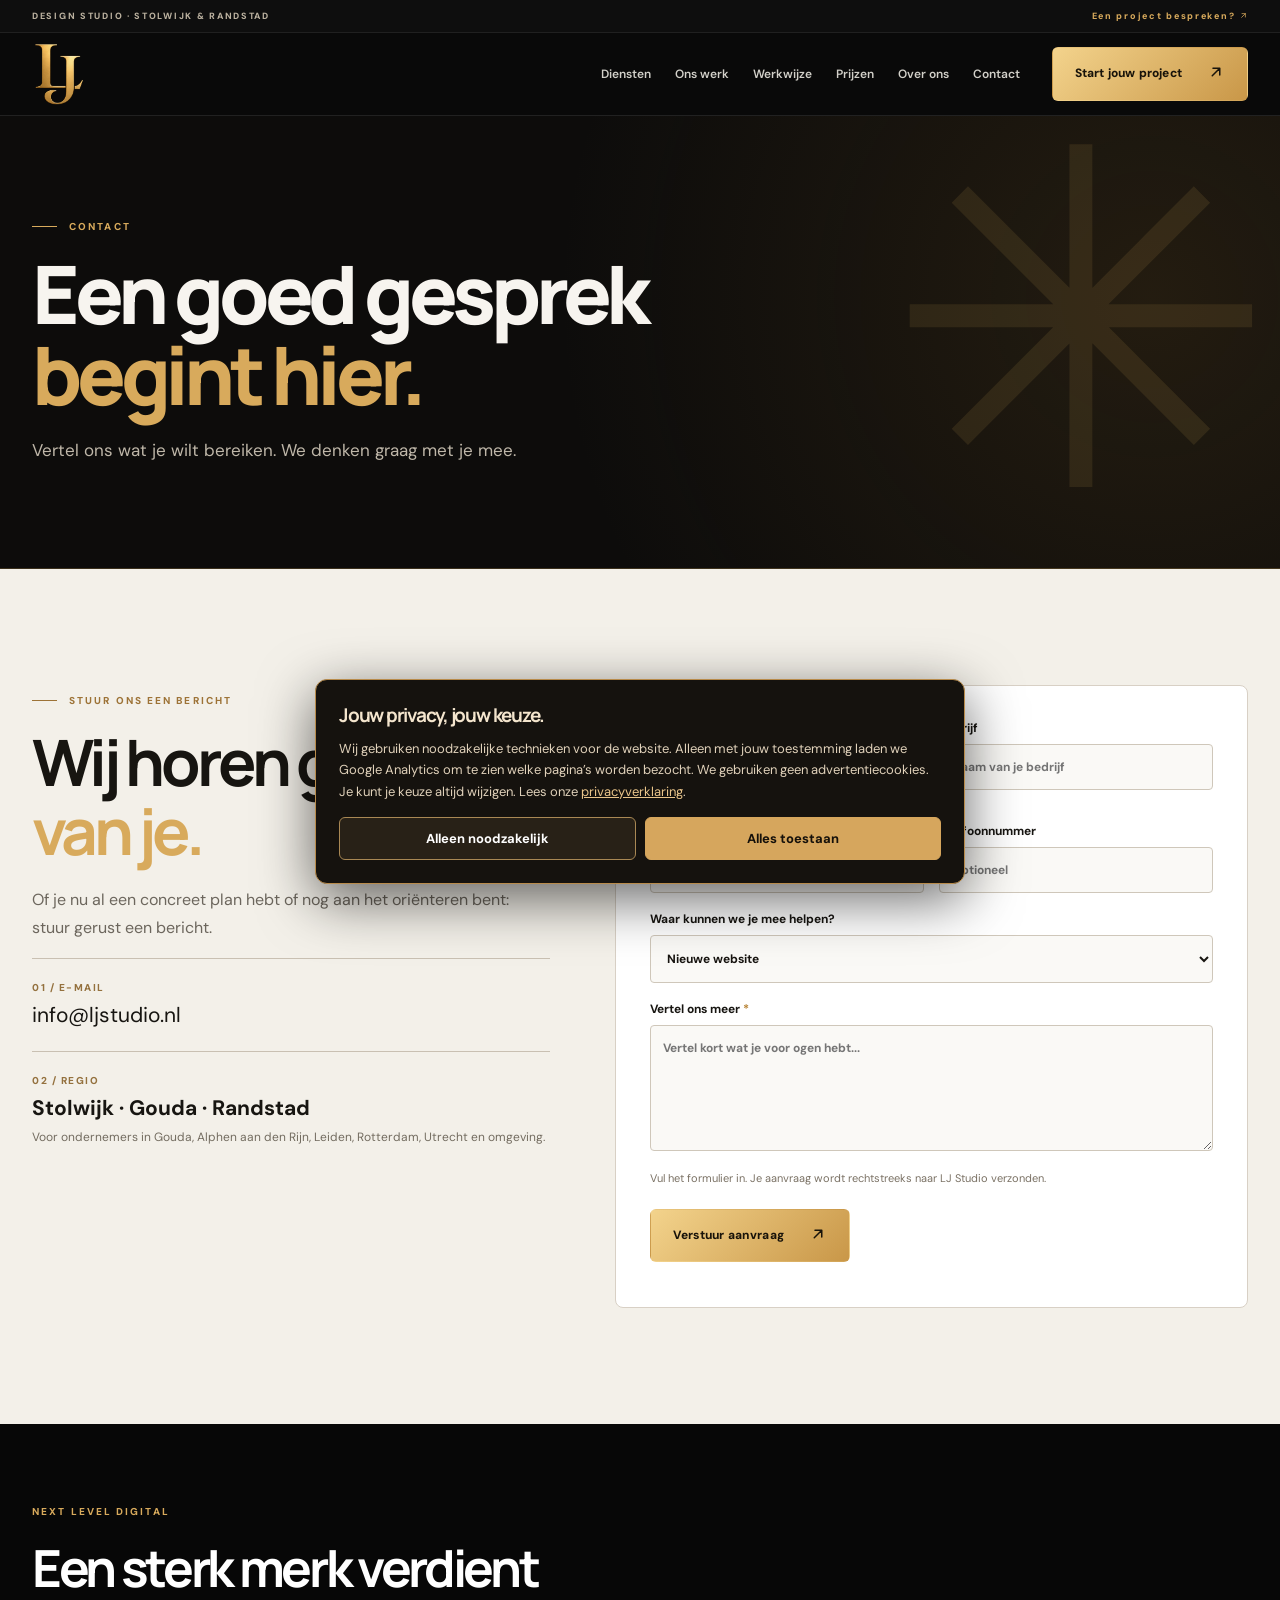
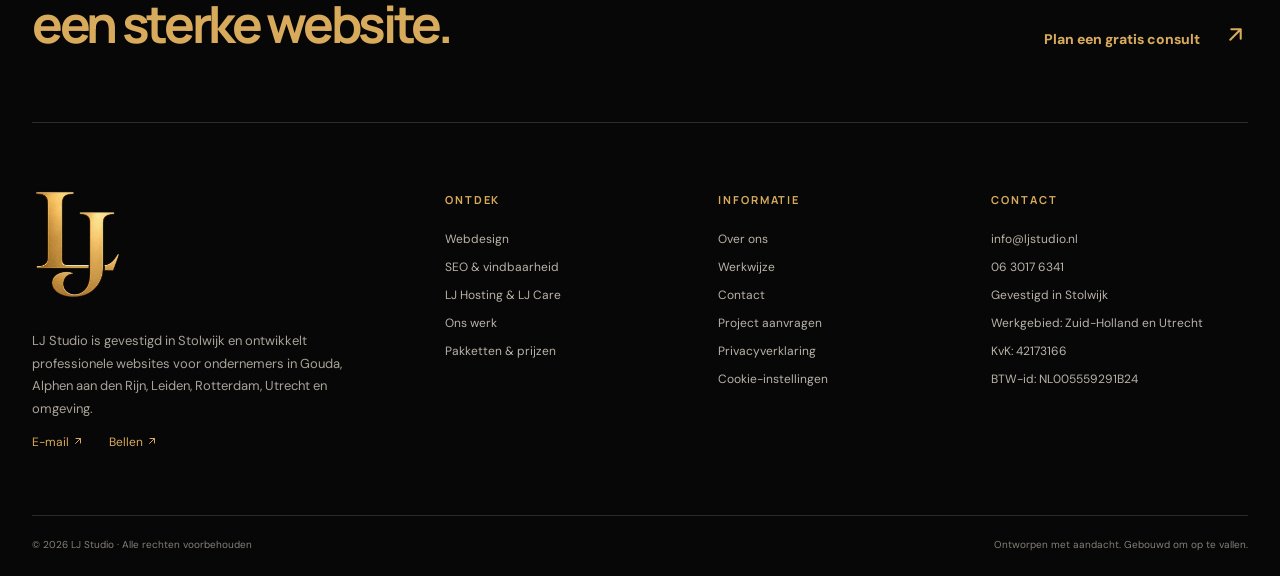
<file: contact.html>
<!DOCTYPE html>
<html lang="nl">
<head>
<meta charset="utf-8"/>
<meta content="width=device-width,initial-scale=1" name="viewport"/>
<meta content="#080808" name="theme-color"/>

<title>Contact LJ Studio | Webdesign &amp; SEO aanvragen</title>
<meta content="Een professionele website laten maken of hulp nodig met SEO? Neem contact op met LJ Studio uit Stolwijk. Voor ondernemers in Gouda en de Randstad." name="description"/>

<link href="https://www.ljstudio.nl/contact.html" rel="canonical"/>

<meta content="website" property="og:type"/>
<meta content="nl_NL" property="og:locale"/>
<meta content="LJ Studio" property="og:site_name"/>
<meta content="Contact LJ Studio | Webdesign &amp; SEO aanvragen" property="og:title"/>
<meta content="Neem contact op met LJ Studio voor webdesign, SEO en websiteonderhoud. Gevestigd in Stolwijk, actief in Gouda, Alphen aan den Rijn, Leiden, Rotterdam en Utrecht." property="og:description"/>
<meta content="https://www.ljstudio.nl/contact.html" property="og:url"/>

<link href="assets/favicon.svg" rel="icon" type="image/svg+xml"/>
<link href="assets/style.css" rel="stylesheet"/>

<script type="application/ld+json">
{
  "@context": "https://schema.org",
  "@type": "ProfessionalService",
  "name": "LJ Studio",
  "url": "https://www.ljstudio.nl/",
  "email": "info@ljstudio.nl",
  "telephone": "+31 6 30176341",
  "vatID": "NL005559291B24",
  "address": {
    "@type": "PostalAddress",
    "addressLocality": "Stolwijk",
    "addressCountry": "NL"
  },
  "areaServed": [
    {"@type": "Place", "name": "Stolwijk"},
    {"@type": "City", "name": "Gouda"},
    {"@type": "City", "name": "Alphen aan den Rijn"},
    {"@type": "City", "name": "Leiden"},
    {"@type": "City", "name": "Rotterdam"},
    {"@type": "City", "name": "Utrecht"}
  ],
  "description": "LJ Studio is een webdesignstudio gevestigd in Stolwijk en helpt ondernemers in Gouda, Alphen aan den Rijn, Leiden, Rotterdam, Utrecht en omgeving met webdesign, SEO en websiteonderhoud."
}
</script>

<script defer="" src="assets/script.js"></script>
<script defer src="assets/form-handler.js"></script>
</head>

<body>
<a class="skip-link" href="#main">Direct naar inhoud</a>

<div class="topbar">
  <div class="container topbar-inner">
    <span>DESIGN STUDIO · STOLWIJK &amp; RANDSTAD</span>
    <a href="contact.html">Een project bespreken? <span aria-hidden="true">↗</span></a>
  </div>
</div>

<header class="header">
  <div class="container header-inner">

    <a aria-label="LJ Studio - naar de homepage" class="logo" href="index.html">
      <span class="logo-monogram">L<span>J</span><i>.</i></span>
      <span class="logo-word">STUDIO<small>PREMIUM DIGITAL EXPERIENCES</small></span>
    </a>

    <button aria-controls="main-nav" aria-expanded="false" aria-label="Open navigatiemenu" class="menu-toggle" data-menu-toggle="" type="button">
      <span></span><span></span>
    </button>

    <nav aria-label="Hoofdnavigatie" class="nav" data-nav="" id="main-nav">
      <a href="diensten.html">Diensten</a>
      <a href="portfolio.html">Ons werk</a>
      <a href="werkwijze.html">Werkwijze</a>
      <a href="prijzen.html">Prijzen</a>
      <a href="over-ons.html">Over ons</a><a href="contact.html">Contact</a>
      <a class="nav-mobile-cta" href="aanvraag.html">Start jouw project ↗</a>
    </nav>

    <a class="btn btn-gold header-cta" href="aanvraag.html">
      Start jouw project <span>↗</span>
    </a>

  </div>
</header>

<main id="main">

<section class="page-hero">
  <div class="container page-hero-inner">
    <div class="reveal">
      <span class="eyebrow"><span class="eyebrow-line"></span>CONTACT</span>
      <h1>Een goed gesprek<br/><em>begint hier.</em></h1>
      <p class="page-lead">Vertel ons wat je wilt bereiken. We denken graag met je mee.</p>
    </div>
    <div aria-hidden="true" class="page-symbol">✳</div>
  </div>
</section>

<section class="section section-light">
  <div class="container contact-layout">

    <div class="reveal">
      <span class="eyebrow"><span class="eyebrow-line"></span>STUUR ONS EEN BERICHT</span>
      <h2>Wij horen graag<br/><em>van je.</em></h2>
      <p class="contact-intro">Of je nu al een concreet plan hebt of nog aan het oriënteren bent: stuur gerust een bericht.</p>

      <div class="contact-detail">
        <span>01 / E-MAIL</span>
        <a data-contact-email="" href="mailto:info@ljstudio.nl">info@ljstudio.nl</a>
      </div>

      <div class="contact-detail">
        <span>02 / REGIO</span>
        <strong>Stolwijk · Gouda · Randstad</strong>
        <small>Voor ondernemers in Gouda, Alphen aan den Rijn, Leiden, Rotterdam, Utrecht en omgeving.</small>
      </div>
    </div>

    <div class="form-panel reveal">
      <form class="contact-form" data-ajax-form="" id="project-form">

        <div aria-hidden="true" style="position:absolute;left:-9999px;">
          <label>Laat dit veld leeg
            <input type="text" name="_honey" tabindex="-1" autocomplete="off">
          </label>
        </div>

        <div class="form-grid">
          <label>
            Naam <span>*</span>
            <input autocomplete="name" name="naam" placeholder="Jouw naam" required=""/>
          </label>

          <label>
            Bedrijf
            <input autocomplete="organization" name="bedrijf" placeholder="Naam van je bedrijf"/>
          </label>

          <label>
            E-mailadres <span>*</span>
            <input autocomplete="email" name="email" placeholder="jij@bedrijf.nl" required="" type="email"/>
          </label>

          <label>
            Telefoonnummer
            <input autocomplete="tel" name="telefoon" placeholder="Optioneel" type="tel"/>
          </label>
        </div>

        <label>
          Waar kunnen we je mee helpen?
          <select id="onderwerp" name="onderwerp">
            <option>Nieuwe website</option>
            <option>SEO &amp; vindbaarheid</option>
            <option>LJ Hosting</option><option>LJ Care / onderhoud</option><option>Websiteoverdracht zonder hosting</option>
            <option>Essentieel (€750)</option>
            <option>Professioneel (€1.350)</option>
            <option>Signature (€2.250)</option>
            <option>Anders</option>
          </select>
        </label>

        <label>
          Vertel ons meer <span>*</span>
          <textarea name="bericht" placeholder="Vertel kort wat je voor ogen hebt..." required="" rows="6"></textarea>
        </label>

        <div class="form-bottom">
          <p>Vul het formulier in. Je aanvraag wordt rechtstreeks naar LJ Studio verzonden.</p>
          <button class="btn btn-dark" type="submit">
            Verstuur aanvraag <span>↗</span>
          </button>
        </div>

        <p aria-live="polite" class="form-status" role="status"></p>

      </form>
    </div>

  </div>
</section>

</main>

<footer class="footer">
  <div class="container">

    <div class="footer-intro">
      <div>
        <span class="eyebrow">NEXT LEVEL DIGITAL</span>
        <h2>Een sterk merk verdient<br/><em>een sterke website.</em></h2>
      </div>
      <a class="footer-cta" href="contact.html">
        Plan een gratis consult <span>↗</span>
      </a>
    </div>

    <div class="footer-grid">

      <div class="footer-brand">
        <a class="logo" href="index.html">
          <span class="logo-monogram">L<span>J</span><i>.</i></span>
          <span class="logo-word">STUDIO<small>PREMIUM DIGITAL EXPERIENCES</small></span>
        </a>

        <p>LJ Studio is gevestigd in Stolwijk en ontwikkelt professionele websites voor ondernemers in Gouda, Alphen aan den Rijn, Leiden, Rotterdam, Utrecht en omgeving.</p>

        <div class="social-row">
          <a href="mailto:info@ljstudio.nl">E-mail ↗</a>
          <a href="tel:+31630176341">Bellen ↗</a>
        </div>
      </div>

      <div class="footer-col">
        <h3>ONTDEK</h3>
        <a href="websites.html">Webdesign</a>
        <a href="seo.html">SEO &amp; vindbaarheid</a>
        <a href="onderhoud.html">LJ Hosting &amp; LJ Care</a>
        <a href="portfolio.html">Ons werk</a>
        <a href="prijzen.html">Pakketten &amp; prijzen</a>
      </div>

      <div class="footer-col">
        <h3>INFORMATIE</h3>
        <a href="over-ons.html">Over ons</a>
        <a href="werkwijze.html">Werkwijze</a>
        <a href="contact.html">Contact</a>
        <a href="aanvraag.html">Project aanvragen</a>
        <a href="privacyverklaring.html">Privacyverklaring</a>
      </div>

      <div class="footer-col">
        <h3>CONTACT</h3>
        <a href="mailto:info@ljstudio.nl">info@ljstudio.nl</a>
        <a href="tel:+31630176341">06 3017 6341</a>
        <span>Gevestigd in Stolwijk</span>
        <span>Werkgebied: Zuid-Holland en Utrecht</span>
        <span>KvK: 42173166</span>
        <span>BTW-id: NL005559291B24</span>
      </div>

    </div>

    <div class="footer-bottom">
      <span>© <span data-year="">2026</span> LJ Studio · Alle rechten voorbehouden</span>
      <span>Ontworpen met aandacht. Gebouwd om op te vallen.</span>
    </div>

  </div>
</footer>

</body>
</html>
</file>
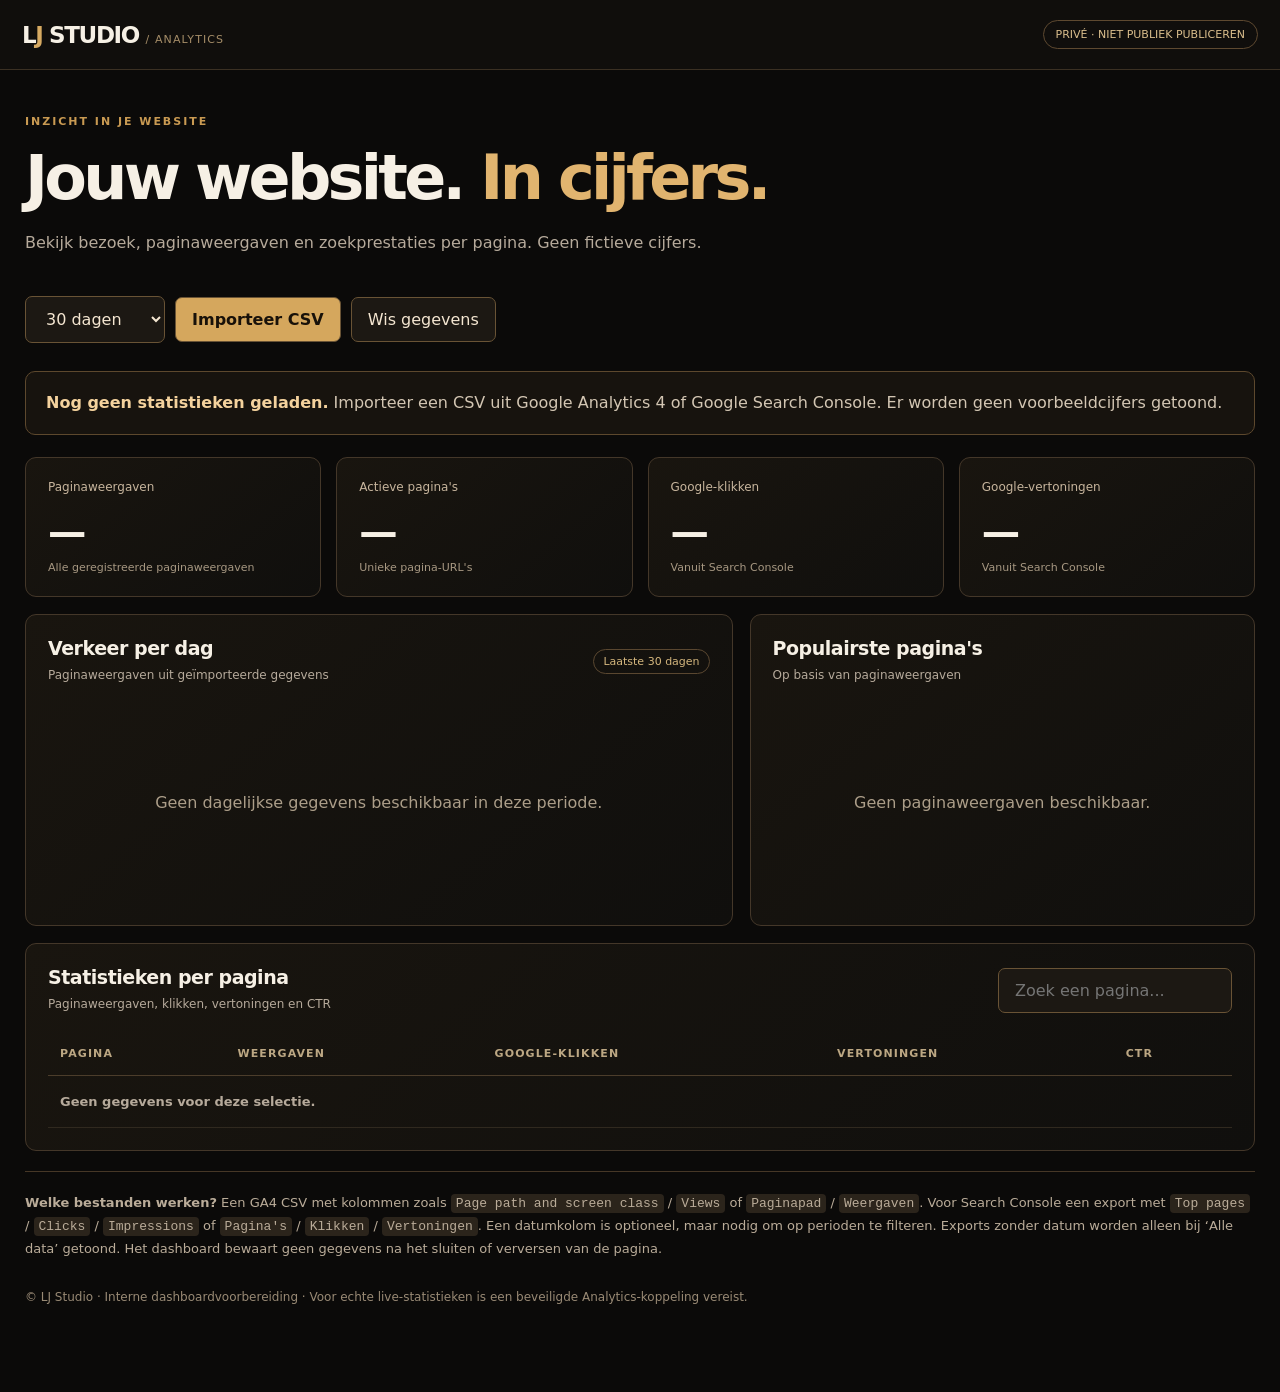
<file: dashboard.html>
<!doctype html>
<html lang="nl"><head><meta charset="utf-8"><meta name="viewport" content="width=device-width,initial-scale=1"><meta name="robots" content="noindex,nofollow,noarchive"><meta name="referrer" content="no-referrer"><title>Dashboard | LJ Studio</title>
<style>
:root{font-family:Inter,Manrope,system-ui,-apple-system,sans-serif;color:#f6f0e5;background:#0b0a09;font-synthesis:none}*{box-sizing:border-box}body{margin:0}button,input,select{font:inherit}button{cursor:pointer}a{color:inherit}header{border-bottom:1px solid #3b3023;background:#100e0c;padding:20px max(22px,calc((100vw - 1350px)/2));display:flex;align-items:center;justify-content:space-between;gap:15px;flex-wrap:wrap}.logo{font-size:23px;font-weight:900;letter-spacing:-.06em}.logo span{color:#d7aa62}.private{font-size:11px;border:1px solid #5e4930;border-radius:30px;padding:7px 12px;color:#d9bd8c}.wrap{max-width:1390px;margin:auto;padding:40px 25px 90px}.eyebrow{font-size:11px;letter-spacing:.18em;color:#c99a52;font-weight:800}.hero{display:flex;justify-content:space-between;gap:24px;align-items:end;flex-wrap:wrap;margin-bottom:28px}h1{font-size:clamp(36px,5vw,62px);letter-spacing:-.06em;margin:12px 0}h1 em{font-style:normal;color:#e1b46f}.muted{color:#b6aa9b;line-height:1.65}.actions{display:flex;gap:10px;flex-wrap:wrap;align-items:center}.btn,.select{background:#1c1813;border:1px solid #695335;border-radius:7px;padding:12px 16px;color:#f4e6d1}.btn.gold{background:#d5a75d;color:#181109;font-weight:800}.btn:hover{border-color:#e3b36c}.btn:focus-visible,.select:focus-visible{outline:3px solid #e3b36c;outline-offset:3px}.notice{background:#17130e;border:1px solid #5d482d;border-radius:10px;padding:18px 20px;margin:22px 0;color:#d3c6b3;line-height:1.6}.notice strong{color:#f4d29d}.kpis{display:grid;grid-template-columns:repeat(4,minmax(0,1fr));gap:15px}.panel{border:1px solid #443729;border-radius:11px;background:linear-gradient(140deg,#19150f,#100f0d);padding:22px;min-width:0}.kpi-label{font-size:12px;color:#c7b59d}.kpi-value{font-size:clamp(28px,3vw,43px);font-weight:850;letter-spacing:-.04em;margin:15px 0 7px}.kpi-sub{font-size:11px;color:#a79882}.layout{display:grid;grid-template-columns:1.4fr 1fr;gap:17px;margin-top:17px}.panel h2{font-size:19px;letter-spacing:-.025em;margin:0 0 7px}.panel-head{display:flex;align-items:center;justify-content:space-between;gap:10px;flex-wrap:wrap;margin-bottom:17px}.chart{height:240px;display:flex;align-items:end;gap:5px;padding:20px 0 25px;border-bottom:1px solid #59452e}.bar{flex:1;min-width:2px;background:linear-gradient(#e4b66e,#755024);border-radius:3px 3px 0 0;position:relative;transition:height .35s}.bar:hover{background:#f2c985}.bar:focus-visible{outline:2px solid white}.empty{display:flex;align-items:center;justify-content:center;min-height:200px;text-align:center;color:#ac9e89}.sources{display:grid;gap:14px;margin-top:16px}.source-row{display:flex;justify-content:space-between;gap:10px;color:#d8c6ab;font-size:13px}.track{height:7px;border-radius:9px;background:#31291f;overflow:hidden;margin-top:7px}.fill{height:100%;background:linear-gradient(90deg,#956a34,#e1b46f);border-radius:9px}.table-panel{margin-top:17px}.table-scroll{overflow-x:auto}table{width:100%;border-collapse:collapse;min-width:630px}th{text-align:left;font-size:11px;letter-spacing:.1em;color:#bca783;text-transform:uppercase;padding:15px 12px;border-bottom:1px solid #4c3d2b}td{padding:15px 12px;border-bottom:1px solid #30291f;font-size:13px}td:first-child{font-weight:700;overflow-wrap:anywhere}td:not(:first-child){font-variant-numeric:tabular-nums}tbody tr:hover{background:#ffffff07}.tag{display:inline-block;border:1px solid #5a4730;border-radius:15px;padding:5px 9px;color:#d5b77e;font-size:11px}.help{margin-top:20px;border-top:1px solid #463726;padding-top:20px;color:#baac99;font-size:13px;line-height:1.7}code{background:#2b241b;padding:2px 5px;border-radius:4px}footer{color:#998a75;font-size:12px;margin-top:30px}.hidden{display:none!important}@media(max-width:980px){.kpis{grid-template-columns:repeat(2,1fr)}.layout{grid-template-columns:1fr}}@media(max-width:560px){.wrap{padding:27px 14px 65px}.kpis{gap:9px}.panel{padding:16px}.kpi-value{font-size:28px}.actions{width:100%}.actions>*{flex:1}.chart{height:190px}}@media(prefers-reduced-motion:reduce){.bar{transition:none}}
</style></head><body>
<header><div class="logo">L<span>J</span> STUDIO <span style="font-size:11px;font-weight:500;letter-spacing:.1em;color:#a58d68">/ ANALYTICS</span></div><span class="private">PRIVÉ · NIET PUBLIEK PUBLICEREN</span></header>
<main class="wrap"><section class="hero"><div><span class="eyebrow">INZICHT IN JE WEBSITE</span><h1>Jouw website. <em>In cijfers.</em></h1><p class="muted">Bekijk bezoek, paginaweergaven en zoekprestaties per pagina. Geen fictieve cijfers.</p></div><div class="actions"><select class="select" id="period" aria-label="Periode"><option value="7">7 dagen</option><option value="30" selected>30 dagen</option><option value="90">90 dagen</option><option value="365">365 dagen</option><option value="all">Alle data</option></select><button class="btn gold" id="importBtn">Importeer CSV</button><input id="file" type="file" accept=".csv,text/csv" multiple hidden><button class="btn" id="clearBtn">Wis gegevens</button></div></section>
<div class="notice" id="notice"><strong>Nog geen statistieken geladen.</strong> Importeer een CSV-export uit Google Analytics 4 (paginaweergaven) of Google Search Console (klikken en vertoningen). De bestanden worden uitsluitend in deze browser verwerkt; ze worden niet naar een server verstuurd. Voor automatische live-statistieken is later een beveiligde koppeling nodig.</div>
<section class="kpis" aria-label="Kerncijfers"><div class="panel"><div class="kpi-label">Paginaweergaven</div><div class="kpi-value" id="views">—</div><div class="kpi-sub">Alle geregistreerde paginaweergaven</div></div><div class="panel"><div class="kpi-label">Actieve pagina's</div><div class="kpi-value" id="pages">—</div><div class="kpi-sub">Unieke pagina-URL's</div></div><div class="panel"><div class="kpi-label">Google-klikken</div><div class="kpi-value" id="clicks">—</div><div class="kpi-sub">Vanuit Search Console</div></div><div class="panel"><div class="kpi-label">Google-vertoningen</div><div class="kpi-value" id="impressions">—</div><div class="kpi-sub">Vanuit Search Console</div></div></section>
<div class="layout"><section class="panel"><div class="panel-head"><div><h2>Verkeer per dag</h2><div class="muted" style="font-size:12px">Paginaweergaven uit geïmporteerde gegevens</div></div><span class="tag" id="dateRange">Geen data</span></div><div id="chart" class="empty">Importeer een CSV met datum en paginaweergaven om de grafiek te zien.</div></section><section class="panel"><div class="panel-head"><div><h2>Populairste pagina's</h2><div class="muted" style="font-size:12px">Op basis van paginaweergaven</div></div></div><div id="topPages" class="empty">Nog geen gegevens</div></section></div>
<section class="panel table-panel"><div class="panel-head"><div><h2>Statistieken per pagina</h2><div class="muted" style="font-size:12px">Paginaweergaven, klikken, vertoningen en CTR</div></div><input class="select" id="search" placeholder="Zoek een pagina..." aria-label="Zoek een pagina"></div><div class="table-scroll"><table><thead><tr><th>Pagina</th><th>Weergaven</th><th>Google-klikken</th><th>Vertoningen</th><th>CTR</th></tr></thead><tbody id="tableBody"><tr><td colspan="5" class="muted">Nog geen gegevens beschikbaar.</td></tr></tbody></table></div></section>
<section class="help"><strong>Welke bestanden werken?</strong> Een GA4 CSV met kolommen zoals <code>Page path and screen class</code> / <code>Views</code> of <code>Paginapad</code> / <code>Weergaven</code>. Voor Search Console een export met <code>Top pages</code> / <code>Clicks</code> / <code>Impressions</code> of <code>Pagina's</code> / <code>Klikken</code> / <code>Vertoningen</code>. Een datumkolom is optioneel, maar nodig om op perioden te filteren. Exports zonder datum worden alleen bij ‘Alle data’ getoond. Het dashboard bewaart geen gegevens na het sluiten of verversen van de pagina.</section><footer>© LJ Studio · Interne dashboardvoorbereiding · Voor echte live-statistieken is een beveiligde Analytics-koppeling vereist.</footer></main>
<script>
(()=>{
'use strict';
const $=id=>document.getElementById(id), nf=new Intl.NumberFormat('nl-NL'), pct=n=>new Intl.NumberFormat('nl-NL',{style:'percent',maximumFractionDigits:1}).format(n);
let rows=[],files=0;
const clean=s=>String(s||'').replace(/^\uFEFF/,'').trim().toLowerCase().normalize('NFD').replace(/[\u0300-\u036f]/g,'').replace(/[^a-z0-9]/g,'');
const key=(o,names)=>Object.keys(o).find(k=>names.includes(clean(k)));
function parseCSV(s){
  s=s.replace(/^\uFEFF/,'');let lines=[],line=[],cell='',q=false;
  for(let i=0;i<s.length;i++){let c=s[i];if(c==='"'){if(q&&s[i+1]==='"'){cell+='"';i++}else q=!q}else if(!q&&(c===','||c===';'||c==='\t')){line.push(cell);cell=''}else if(!q&&(c==='\n'||c==='\r')){line.push(cell);if(line.some(x=>x.trim()))lines.push(line);line=[];cell='';if(c==='\r'&&s[i+1]==='\n')i++}else cell+=c}
  line.push(cell);if(line.some(x=>x.trim()))lines.push(line);
  let headerIndex=lines.findIndex(r=>r.some(x=>['views','weergaven','clicks','klikken','impressions','vertoningen'].includes(clean(x))));
  if(headerIndex<0)throw Error('Geen herkenbare statistiekkolommen gevonden.');
  const header=lines[headerIndex].map(x=>x.trim());return lines.slice(headerIndex+1).filter(r=>r.length>=2).map(r=>Object.fromEntries(header.map((h,i)=>[h,r[i]||''])));
}
function number(v){let s=String(v||'').replace(/[\s\u00a0]/g,'');if(!s)return 0;if(/^\d{1,3}([.,]\d{3})+$/.test(s))s=s.replace(/[.,]/g,'');else if(s.includes(',')&&s.includes('.'))s=s.replace(/\./g,'').replace(',','.');else s=s.replace(',','.');return Number(s)||0}
function date(v){let s=String(v||'').trim(),m;if(!s)return null;if((m=s.match(/^(\d{4})[-/](\d\d)[-/](\d\d)$/)))return m[1]+'-'+m[2]+'-'+m[3];if((m=s.match(/^(\d{4})(\d\d)(\d\d)$/)))return m[1]+'-'+m[2]+'-'+m[3];if((m=s.match(/^(\d\d)[-/](\d\d)[-/](\d{4})$/)))return m[3]+'-'+m[2]+'-'+m[1];return null}
function path(v){let s=String(v||'').trim();if(!s)return null;try{if(/^https?:\/\//i.test(s)){let u=new URL(s);if(!['ljstudio.nl','www.ljstudio.nl','jastede.github.io'].includes(u.hostname.toLowerCase()))return null;s=u.pathname}}catch{return null}if(!s.startsWith('/'))s='/'+s;s=s.split('?')[0].split('#')[0];s=s.replace(/\/index\.html$/i,'/')||'/';return s.toLowerCase()}
function normalize(records){
 const first=records[0]||{},page=key(first,['pagepathandscreenclass','pagepath','page','pages','pagina','paginas','paginapad','paginapaden','landingpage','pagepathquerystring','pagepathandquerystring','pageurl','pagepathandscreenname']),views=key(first,['views','weergaven','pageviews','screenpageviews']),clicks=key(first,['clicks','klikken']),impressions=key(first,['impressions','vertoningen']),day=key(first,['date','datum','day','dag']);
 if(!page)throw Error('Geen paginapad gevonden. Exporteer per pagina, niet alleen totalen.');
 if(!views&&!clicks&&!impressions)throw Error('Geen kolommen met weergaven, klikken of vertoningen gevonden.');
 return records.map(r=>({page:path(r[page]),date:day?date(r[day]):null,views:views?number(r[views]):null,clicks:clicks?number(r[clicks]):null,impressions:impressions?number(r[impressions]):null})).filter(r=>r.page&&(!day||r.date));
}
const escape=s=>String(s).replace(/[&<>"']/g,c=>({'&':'&amp;','<':'&lt;','>':'&gt;','"':'&quot;',"'":'&#39;'}[c]));
function render(){
 let n=$('period').value,cut=null;if(n!=='all'){let d=new Date();d.setHours(0,0,0,0);d.setDate(d.getDate()-Number(n)+1);cut=[d.getFullYear(),String(d.getMonth()+1).padStart(2,'0'),String(d.getDate()).padStart(2,'0')].join('-')}
 let selected=rows.filter(r=>n==='all'||(r.date&&r.date>=cut)),by=new Map(),daily=new Map(),hasViews=false,hasClicks=false,hasImpressions=false;
 for(const r of selected){let p=by.get(r.page)||{page:r.page,views:0,clicks:0,impressions:0,hasViews:false,hasClicks:false,hasImpressions:false};for(const k of ['views','clicks','impressions'])if(r[k]!==null){p[k]+=r[k];p['has'+k[0].toUpperCase()+k.slice(1)]=true}by.set(r.page,p);if(r.views!==null){hasViews=true;if(r.date)daily.set(r.date,(daily.get(r.date)||0)+r.views)}if(r.clicks!==null)hasClicks=true;if(r.impressions!==null)hasImpressions=true}
 const list=[...by.values()].sort((a,b)=>b.views-a.views),sum=k=>list.reduce((n,p)=>n+p[k],0);
 $('views').textContent=hasViews?nf.format(sum('views')):'—';$('pages').textContent=by.size?nf.format(by.size):'—';$('clicks').textContent=hasClicks?nf.format(sum('clicks')):'—';$('impressions').textContent=hasImpressions?nf.format(sum('impressions')):'—';
 $('dateRange').textContent=n==='all'?'Alle data':'Laatste '+n+' dagen';
 const sorted=[...daily].sort((a,b)=>a[0].localeCompare(b[0]));if(sorted.length){let max=Math.max(1,...sorted.map(x=>x[1]));let bars=sorted.slice(-90).map(([d,v])=>'<div class="bar" tabindex="0" title="'+escape(d+': '+nf.format(v)+' weergaven')+'" aria-label="'+escape(d+': '+nf.format(v)+' weergaven')+'" style="height:'+Math.max(2,v/max*100)+'%"></div>').join('');$('chart').className='chart';$('chart').innerHTML=bars}else{$('chart').className='empty';$('chart').textContent='Geen dagelijkse gegevens beschikbaar in deze periode.'}
 let top=list.filter(p=>p.hasViews).slice(0,6);$('topPages').className=top.length?'sources':'empty';$('topPages').innerHTML=top.length?top.map(p=>'<div><div class="source-row"><span>'+escape(p.page)+'</span><strong>'+nf.format(p.views)+'</strong></div><div class="track"><div class="fill" style="width:'+(top[0].views?100*p.views/top[0].views:0)+'%"></div></div></div>').join(''):'Geen paginaweergaven beschikbaar.';
 let q=$('search').value.toLowerCase();let filtered=list.filter(p=>p.page.includes(q));$('tableBody').innerHTML=filtered.length?filtered.map(p=>'<tr><td>'+escape(p.page)+'</td><td>'+(p.hasViews?nf.format(p.views):'—')+'</td><td>'+(p.hasClicks?nf.format(p.clicks):'—')+'</td><td>'+(p.hasImpressions?nf.format(p.impressions):'—')+'</td><td>'+(p.hasClicks&&p.hasImpressions&&p.impressions?pct(p.clicks/p.impressions):'—')+'</td></tr>').join(''):'<tr><td colspan="5" class="muted">Geen gegevens voor deze selectie.</td></tr>';
 $('notice').innerHTML=files?'<strong>'+files+' bestand(en) geladen.</strong> Gegevens worden lokaal verwerkt. '+(n!=='all'?'Records zonder datum worden niet weergegeven bij een periodefilter.':''):'<strong>Nog geen statistieken geladen.</strong> Importeer een CSV uit Google Analytics 4 of Google Search Console. Er worden geen voorbeeldcijfers getoond.';
}
$('importBtn').onclick=()=>$('file').click();$('file').onchange=async e=>{let good=0,errors=[];for(let f of e.target.files){try{let data=normalize(parseCSV(await f.text()));if(!data.length)throw Error('Geen geldige paginaregels gevonden.');rows.push(...data);good++}catch(err){errors.push(f.name+': '+err.message)}}files+=good;$('file').value='';render();if(errors.length)alert(errors.join('\n'));};$('period').onchange=render;$('search').oninput=render;$('clearBtn').onclick=()=>{rows=[];files=0;render()};render();
})();
</script></body></html>
</file>
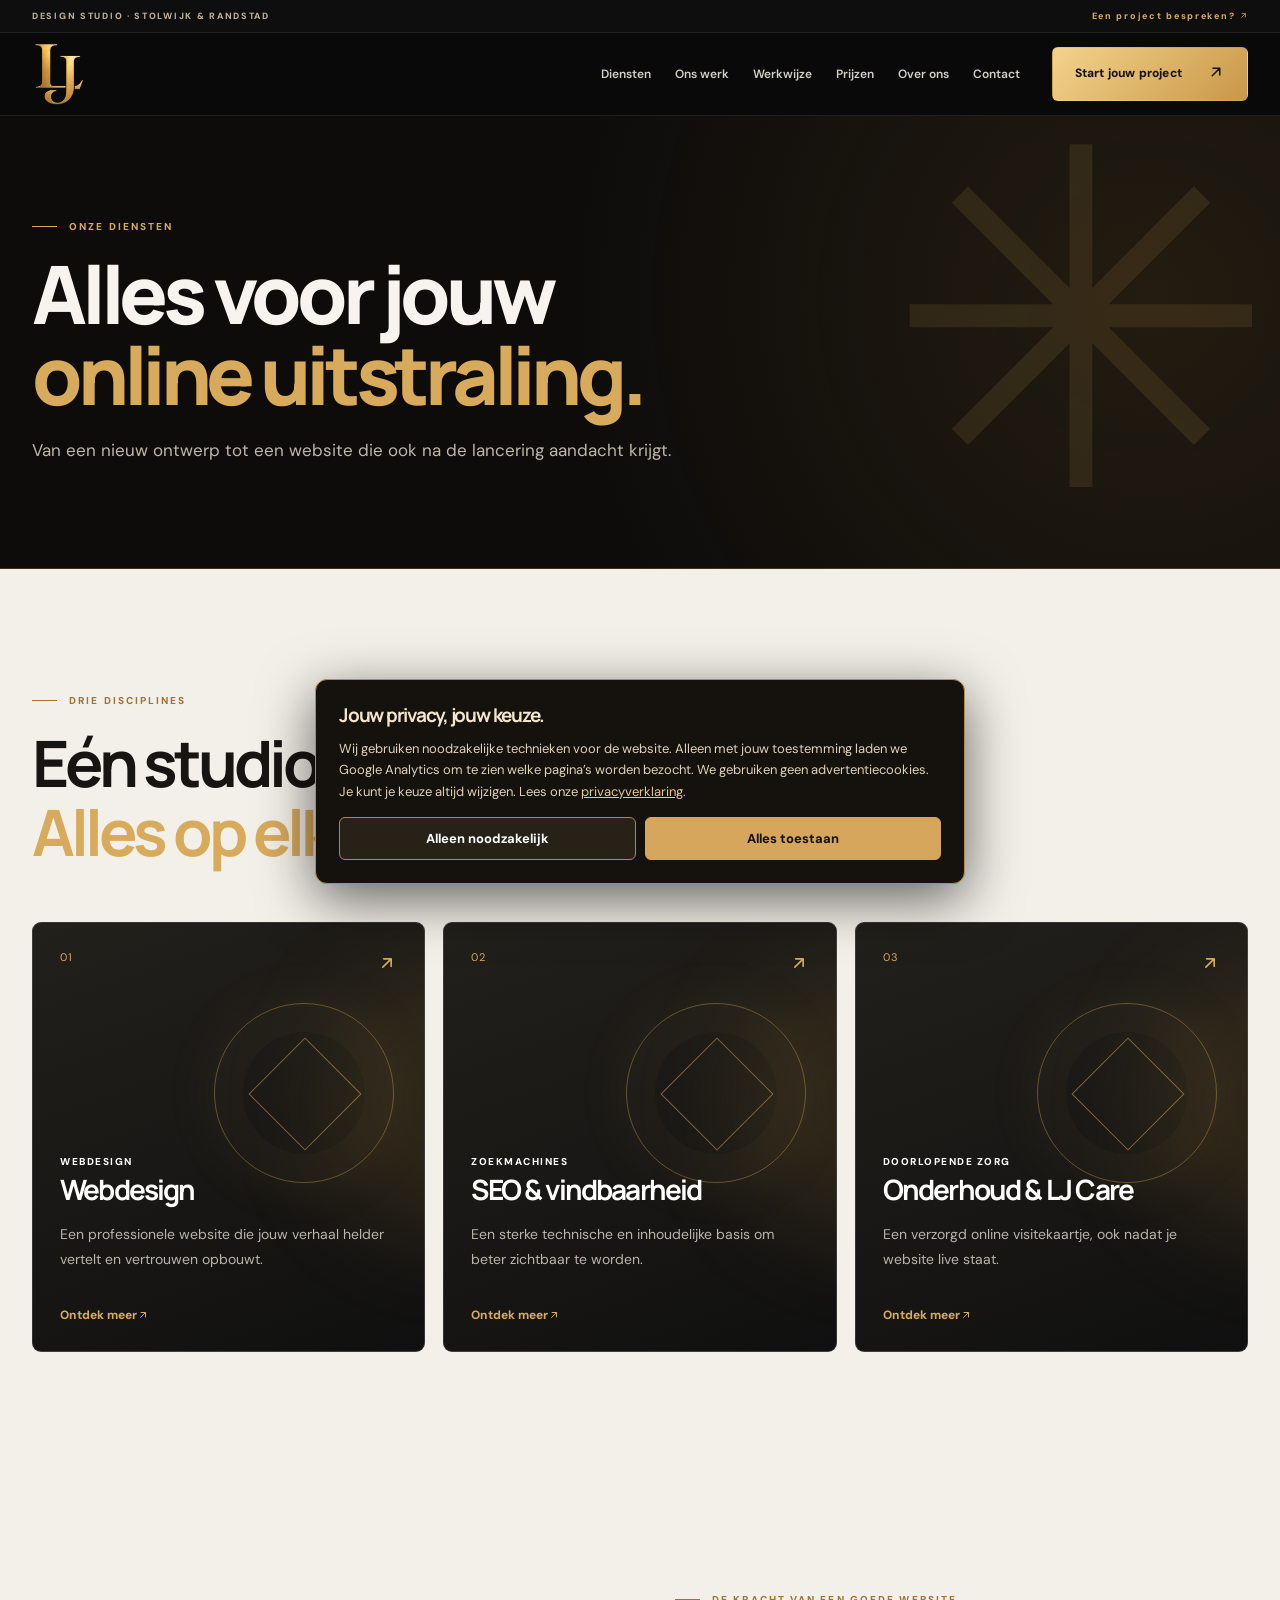
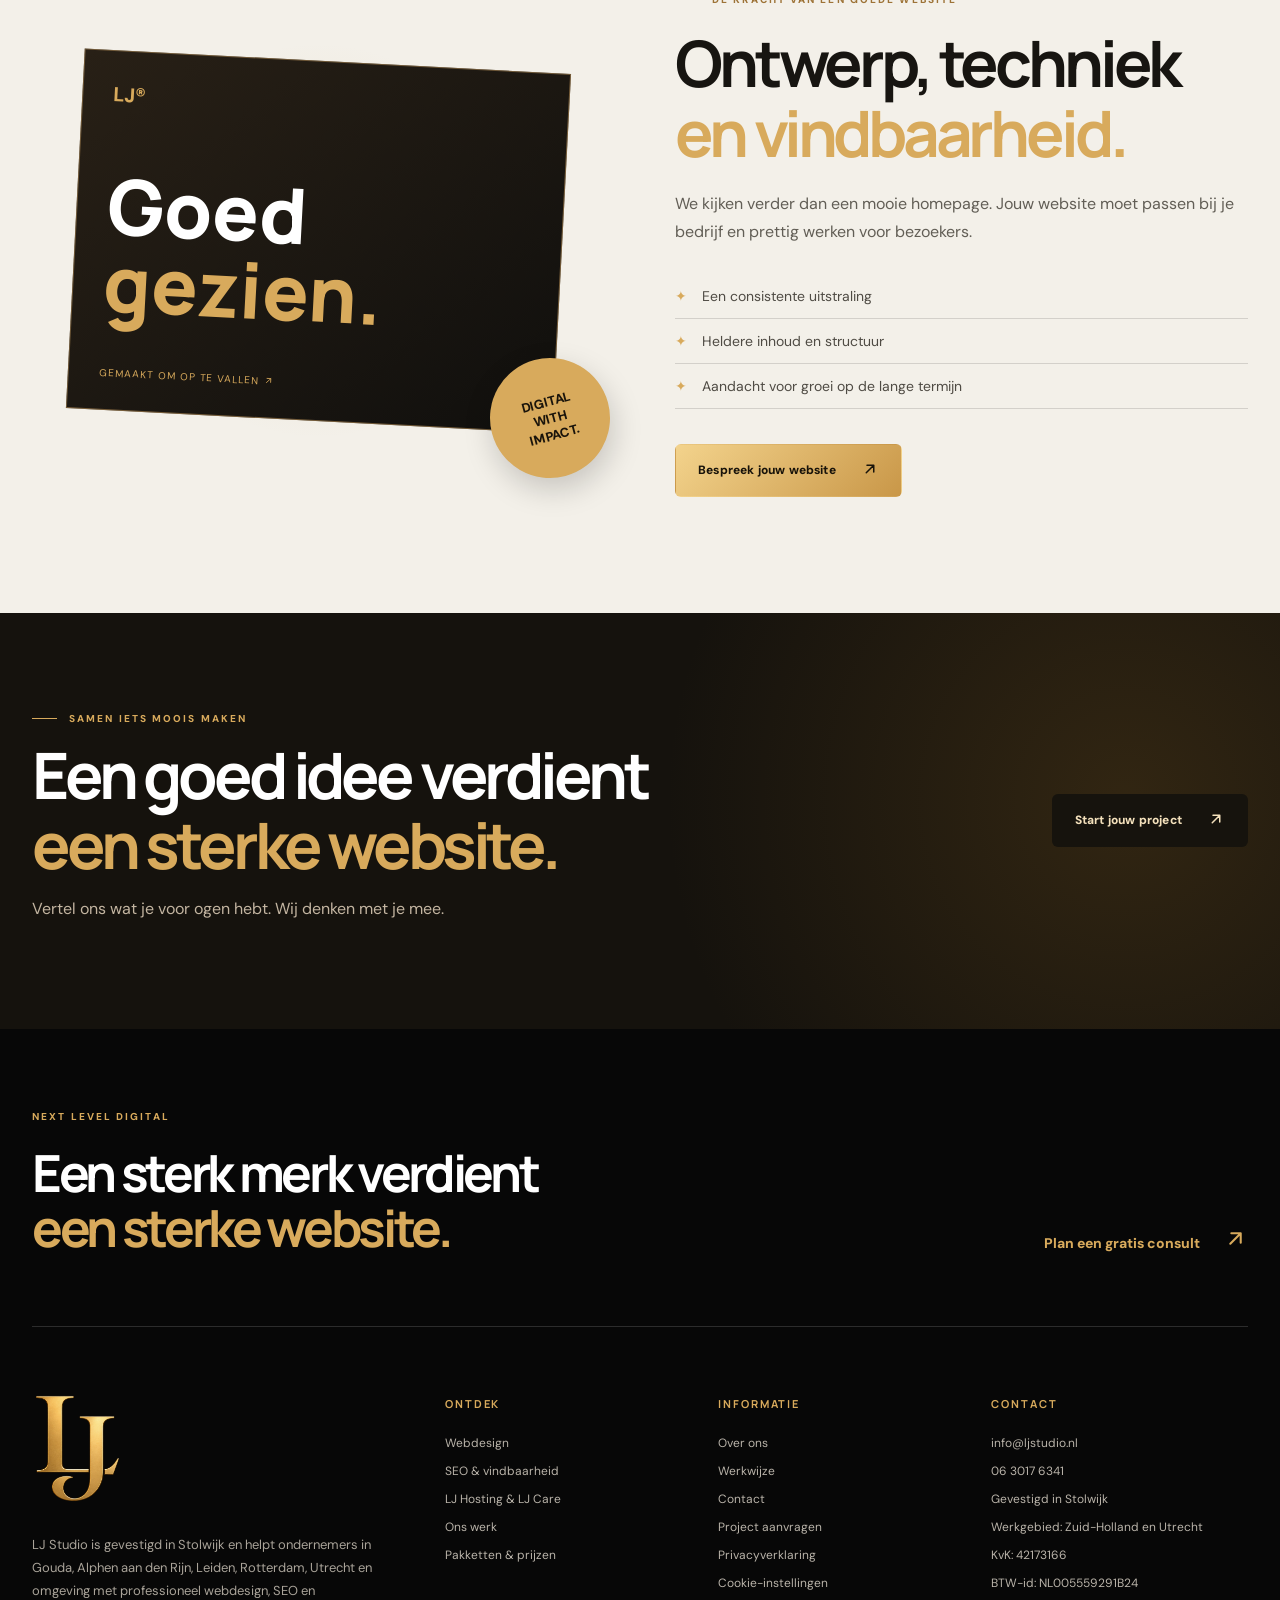
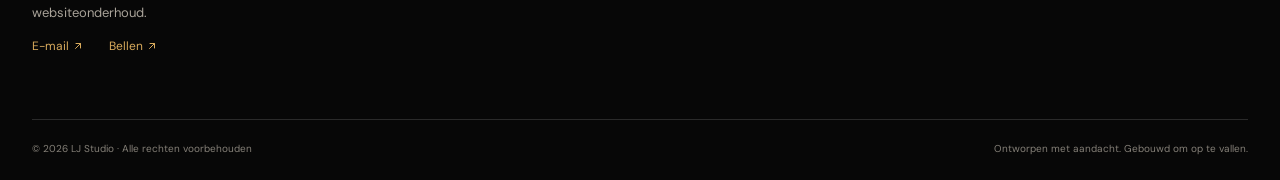
<file: diensten.html>
<!DOCTYPE html>
<html lang="nl">
<head>
<meta charset="utf-8"/>
<meta content="width=device-width,initial-scale=1" name="viewport"/>
<meta content="#080808" name="theme-color"/>

<title>Webdesign, SEO &amp; websiteonderhoud | LJ Studio</title>
<meta content="Professioneel webdesign, SEO en websiteonderhoud voor ondernemers. LJ Studio is gevestigd in Stolwijk en helpt bedrijven in Gouda, Rotterdam, Utrecht en omgeving." name="description"/>

<link href="https://www.ljstudio.nl/diensten.html" rel="canonical"/>

<meta content="website" property="og:type"/>
<meta content="nl_NL" property="og:locale"/>
<meta content="LJ Studio" property="og:site_name"/>
<meta content="Webdesign, SEO &amp; websiteonderhoud | LJ Studio" property="og:title"/>
<meta content="Ontdek webdesign, zoekmachineoptimalisatie en websiteonderhoud bij LJ Studio. Gevestigd in Stolwijk, actief in Gouda, Alphen aan den Rijn, Leiden, Rotterdam en Utrecht." property="og:description"/>
<meta content="https://www.ljstudio.nl/diensten.html" property="og:url"/>

<link href="assets/favicon.svg" rel="icon" type="image/svg+xml"/>
<link href="assets/style.css" rel="stylesheet"/>

<script type="application/ld+json">
{
  "@context": "https://schema.org",
  "@type": "ProfessionalService",
  "name": "LJ Studio",
  "url": "https://www.ljstudio.nl/",
  "email": "info@ljstudio.nl",
  "telephone": "+31 6 30176341",
  "vatID": "NL005559291B24",
  "address": {
    "@type": "PostalAddress",
    "addressLocality": "Stolwijk",
    "addressCountry": "NL"
  },
  "areaServed": [
    {"@type": "Place", "name": "Stolwijk"},
    {"@type": "City", "name": "Gouda"},
    {"@type": "City", "name": "Alphen aan den Rijn"},
    {"@type": "City", "name": "Leiden"},
    {"@type": "City", "name": "Rotterdam"},
    {"@type": "City", "name": "Utrecht"}
  ],
  "description": "LJ Studio biedt professioneel webdesign, SEO en websiteonderhoud voor ondernemers in Stolwijk, Gouda, Alphen aan den Rijn, Leiden, Rotterdam, Utrecht en omgeving."
}
</script>

<script defer="" src="assets/script.js"></script>
</head>

<body>
<a class="skip-link" href="#main">Direct naar inhoud</a>

<div class="topbar">
  <div class="container topbar-inner">
    <span>DESIGN STUDIO · STOLWIJK &amp; RANDSTAD</span>
    <a href="contact.html">Een project bespreken? <span aria-hidden="true">↗</span></a>
  </div>
</div>

<header class="header">
  <div class="container header-inner">

    <a aria-label="LJ Studio - naar de homepage" class="logo" href="index.html">
      <span class="logo-monogram">L<span>J</span><i>.</i></span>
      <span class="logo-word">STUDIO<small>PREMIUM DIGITAL EXPERIENCES</small></span>
    </a>

    <button aria-controls="main-nav" aria-expanded="false" aria-label="Open navigatiemenu" class="menu-toggle" data-menu-toggle="" type="button">
      <span></span><span></span>
    </button>

    <nav aria-label="Hoofdnavigatie" class="nav" data-nav="" id="main-nav">
      <a href="diensten.html">Diensten</a>
      <a href="portfolio.html">Ons werk</a>
      <a href="werkwijze.html">Werkwijze</a>
      <a href="prijzen.html">Prijzen</a>
      <a href="over-ons.html">Over ons</a><a href="contact.html">Contact</a>
      <a class="nav-mobile-cta" href="aanvraag.html">Start jouw project ↗</a>
    </nav>

    <a class="btn btn-gold header-cta" href="aanvraag.html">
      Start jouw project <span>↗</span>
    </a>

  </div>
</header>

<main id="main">

<section class="page-hero">
  <div class="container page-hero-inner">
    <div class="reveal">
      <span class="eyebrow"><span class="eyebrow-line"></span>ONZE DIENSTEN</span>
      <h1>Alles voor jouw<br/><em>online uitstraling.</em></h1>
      <p class="page-lead">Van een nieuw ontwerp tot een website die ook na de lancering aandacht krijgt.</p>
    </div>
    <div aria-hidden="true" class="page-symbol">✳</div>
  </div>
</section>

<section class="section section-light">
  <div class="container">

    <div class="section-heading reveal">
      <span class="eyebrow"><span class="eyebrow-line"></span>DRIE DISCIPLINES</span>
      <h2>Eén studio.<br/><em>Alles op elkaar afgestemd.</em></h2>
    </div>

    <div class="cards cards-service">

      <a class="service-card reveal" href="websites.html">
        <div class="card-top">
          <span>01</span>
          <span class="card-icon">↗</span>
        </div>
        <div class="card-abstract abstract-0"><span></span></div>
        <div class="card-bottom">
          <span class="micro">WEBDESIGN</span>
          <h3>Webdesign</h3>
          <p>Een professionele website die jouw verhaal helder vertelt en vertrouwen opbouwt.</p>
          <span class="card-action">Ontdek meer <b>↗</b></span>
        </div>
      </a>

      <a class="service-card reveal" href="seo.html">
        <div class="card-top">
          <span>02</span>
          <span class="card-icon">↗</span>
        </div>
        <div class="card-abstract abstract-1"><span></span></div>
        <div class="card-bottom">
          <span class="micro">ZOEKMACHINES</span>
          <h3>SEO &amp; vindbaarheid</h3>
          <p>Een sterke technische en inhoudelijke basis om beter zichtbaar te worden.</p>
          <span class="card-action">Ontdek meer <b>↗</b></span>
        </div>
      </a>

      <a class="service-card reveal" href="onderhoud.html">
        <div class="card-top">
          <span>03</span>
          <span class="card-icon">↗</span>
        </div>
        <div class="card-abstract abstract-2"><span></span></div>
        <div class="card-bottom">
          <span class="micro">DOORLOPENDE ZORG</span>
          <h3>Onderhoud &amp; LJ Care</h3>
          <p>Een verzorgd online visitekaartje, ook nadat je website live staat.</p>
          <span class="card-action">Ontdek meer <b>↗</b></span>
        </div>
      </a>

    </div>
  </div>
</section>

<section class="section section-cream">
  <div class="container">
    <div class="split split-reverse">

      <div class="split-copy reveal">
        <span class="eyebrow"><span class="eyebrow-line"></span>DE KRACHT VAN EEN GOEDE WEBSITE</span>
        <h2>Ontwerp, techniek<br/><em>en vindbaarheid.</em></h2>
        <p>We kijken verder dan een mooie homepage. Jouw website moet passen bij je bedrijf en prettig werken voor bezoekers.</p>

        <ul class="feature-list">
          <li><span>✦</span>Een consistente uitstraling</li>
          <li><span>✦</span>Heldere inhoud en structuur</li>
          <li><span>✦</span>Aandacht voor groei op de lange termijn</li>
        </ul>

        <a class="btn btn-dark" href="contact.html">
          Bespreek jouw website <span aria-hidden="true">↗</span>
        </a>
      </div>

      <div class="split-art reveal">
        <div class="shape-disc"></div>
        <div class="shape-frame">
          <div class="shape-mini">LJ<span>®</span></div>
          <div class="shape-type">Goed<br/><em>gezien.</em></div>
          <div class="shape-footer">GEMAAKT OM OP TE VALLEN <span>↗</span></div>
        </div>
        <div class="shape-badge">DIGITAL<br/>WITH<br/>IMPACT.</div>
      </div>

    </div>
  </div>
</section>

<section class="contact-band">
  <div class="container band-inner">
    <div>
      <span class="eyebrow"><span class="eyebrow-line"></span>SAMEN IETS MOOIS MAKEN</span>
      <h2>Een goed idee verdient<br/><em>een sterke website.</em></h2>
      <p>Vertel ons wat je voor ogen hebt. Wij denken met je mee.</p>
    </div>
    <a class="btn btn-light" href="aanvraag.html">
      Start jouw project <span aria-hidden="true">↗</span>
    </a>
  </div>
</section>

</main>

<footer class="footer">
  <div class="container">

    <div class="footer-intro">
      <div>
        <span class="eyebrow">NEXT LEVEL DIGITAL</span>
        <h2>Een sterk merk verdient<br/><em>een sterke website.</em></h2>
      </div>
      <a class="footer-cta" href="contact.html">
        Plan een gratis consult <span>↗</span>
      </a>
    </div>

    <div class="footer-grid">

      <div class="footer-brand">
        <a class="logo" href="index.html">
          <span class="logo-monogram">L<span>J</span><i>.</i></span>
          <span class="logo-word">STUDIO<small>PREMIUM DIGITAL EXPERIENCES</small></span>
        </a>

        <p>LJ Studio is gevestigd in Stolwijk en helpt ondernemers in Gouda, Alphen aan den Rijn, Leiden, Rotterdam, Utrecht en omgeving met professioneel webdesign, SEO en websiteonderhoud.</p>

        <div class="social-row">
          <a href="mailto:info@ljstudio.nl">E-mail ↗</a>
          <a href="tel:+31630176341">Bellen ↗</a>
        </div>
      </div>

      <div class="footer-col">
        <h3>ONTDEK</h3>
        <a href="websites.html">Webdesign</a>
        <a href="seo.html">SEO &amp; vindbaarheid</a>
        <a href="onderhoud.html">LJ Hosting &amp; LJ Care</a>
        <a href="portfolio.html">Ons werk</a>
        <a href="prijzen.html">Pakketten &amp; prijzen</a>
      </div>

      <div class="footer-col">
        <h3>INFORMATIE</h3>
        <a href="over-ons.html">Over ons</a>
        <a href="werkwijze.html">Werkwijze</a>
        <a href="contact.html">Contact</a>
        <a href="aanvraag.html">Project aanvragen</a>
        <a href="privacyverklaring.html">Privacyverklaring</a>
      </div>

      <div class="footer-col">
        <h3>CONTACT</h3>
        <a href="mailto:info@ljstudio.nl">info@ljstudio.nl</a>
        <a href="tel:+31630176341">06 3017 6341</a>
        <span>Gevestigd in Stolwijk</span>
        <span>Werkgebied: Zuid-Holland en Utrecht</span>
        <span>KvK: 42173166</span>
        <span>BTW-id: NL005559291B24</span>
      </div>

    </div>

    <div class="footer-bottom">
      <span>© <span data-year="">2026</span> LJ Studio · Alle rechten voorbehouden</span>
      <span>Ontworpen met aandacht. Gebouwd om op te vallen.</span>
    </div>

  </div>
</footer>

</body>
</html>
</file>
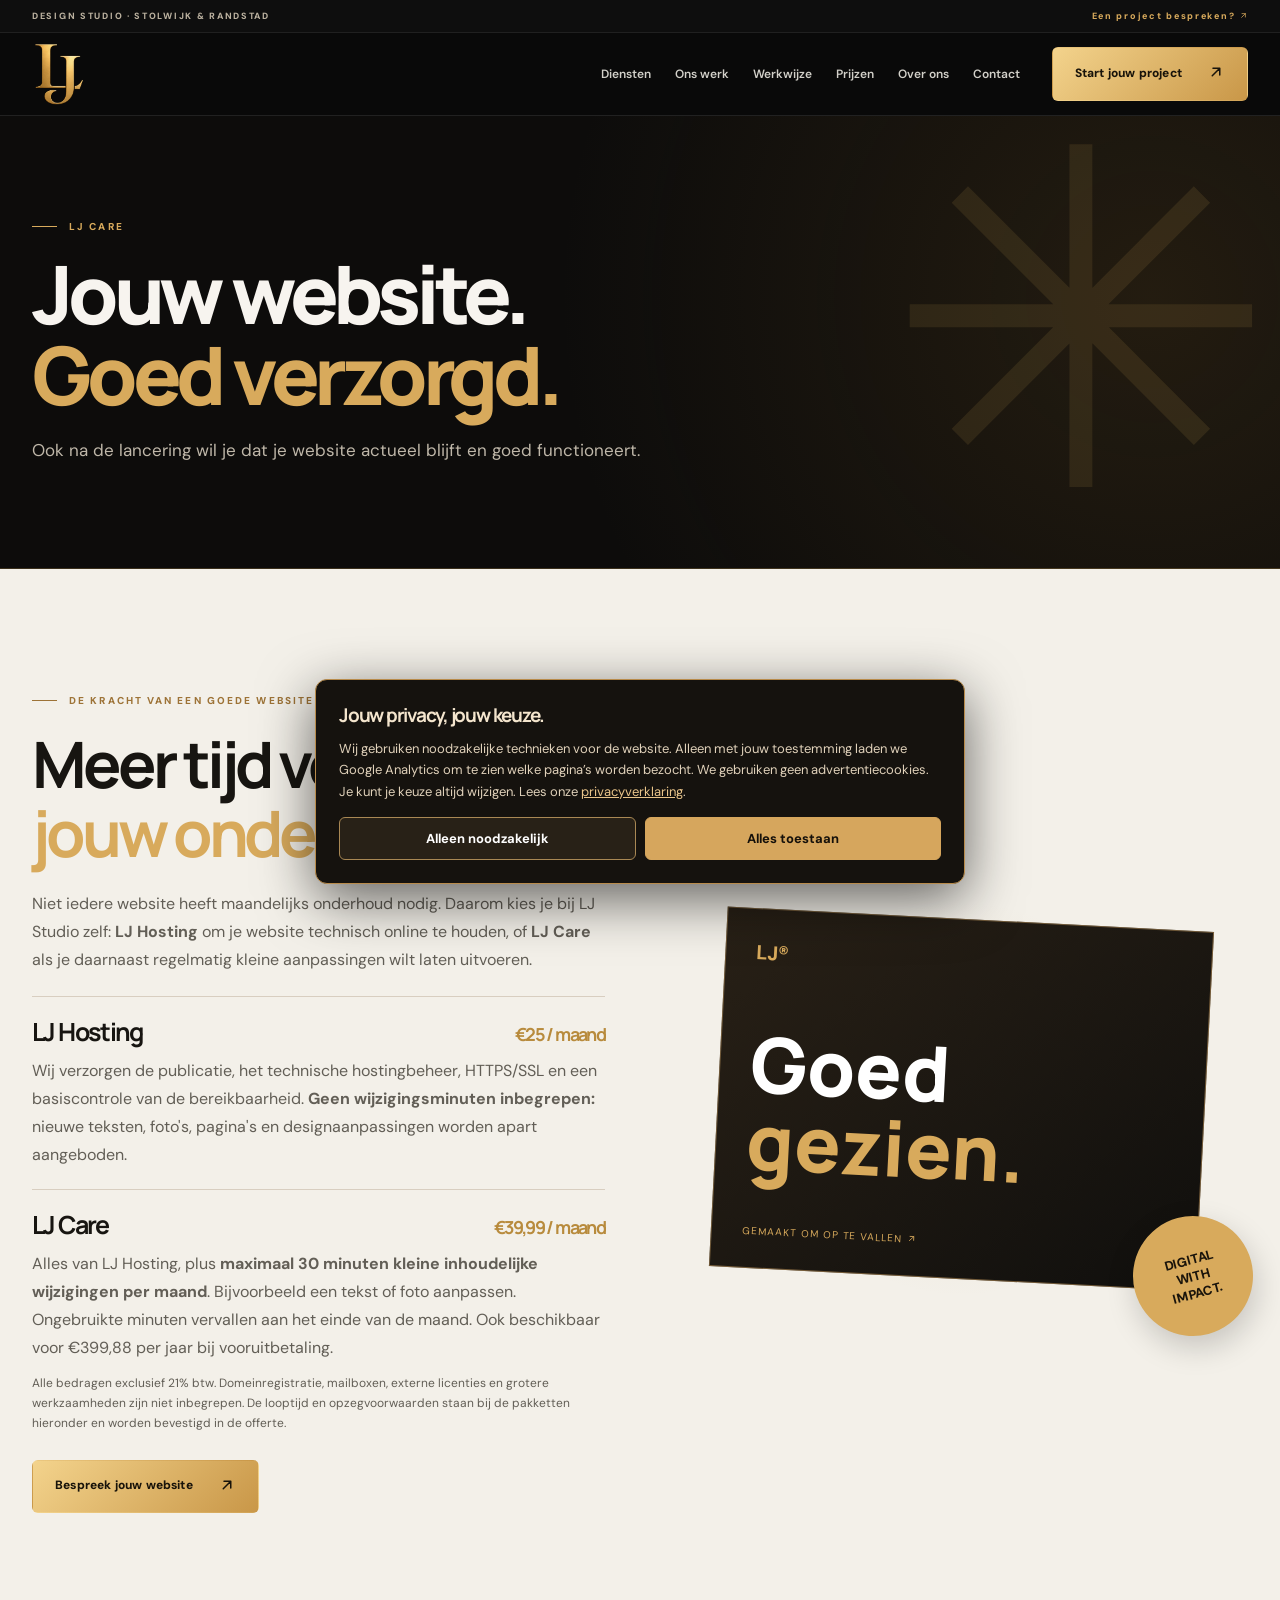
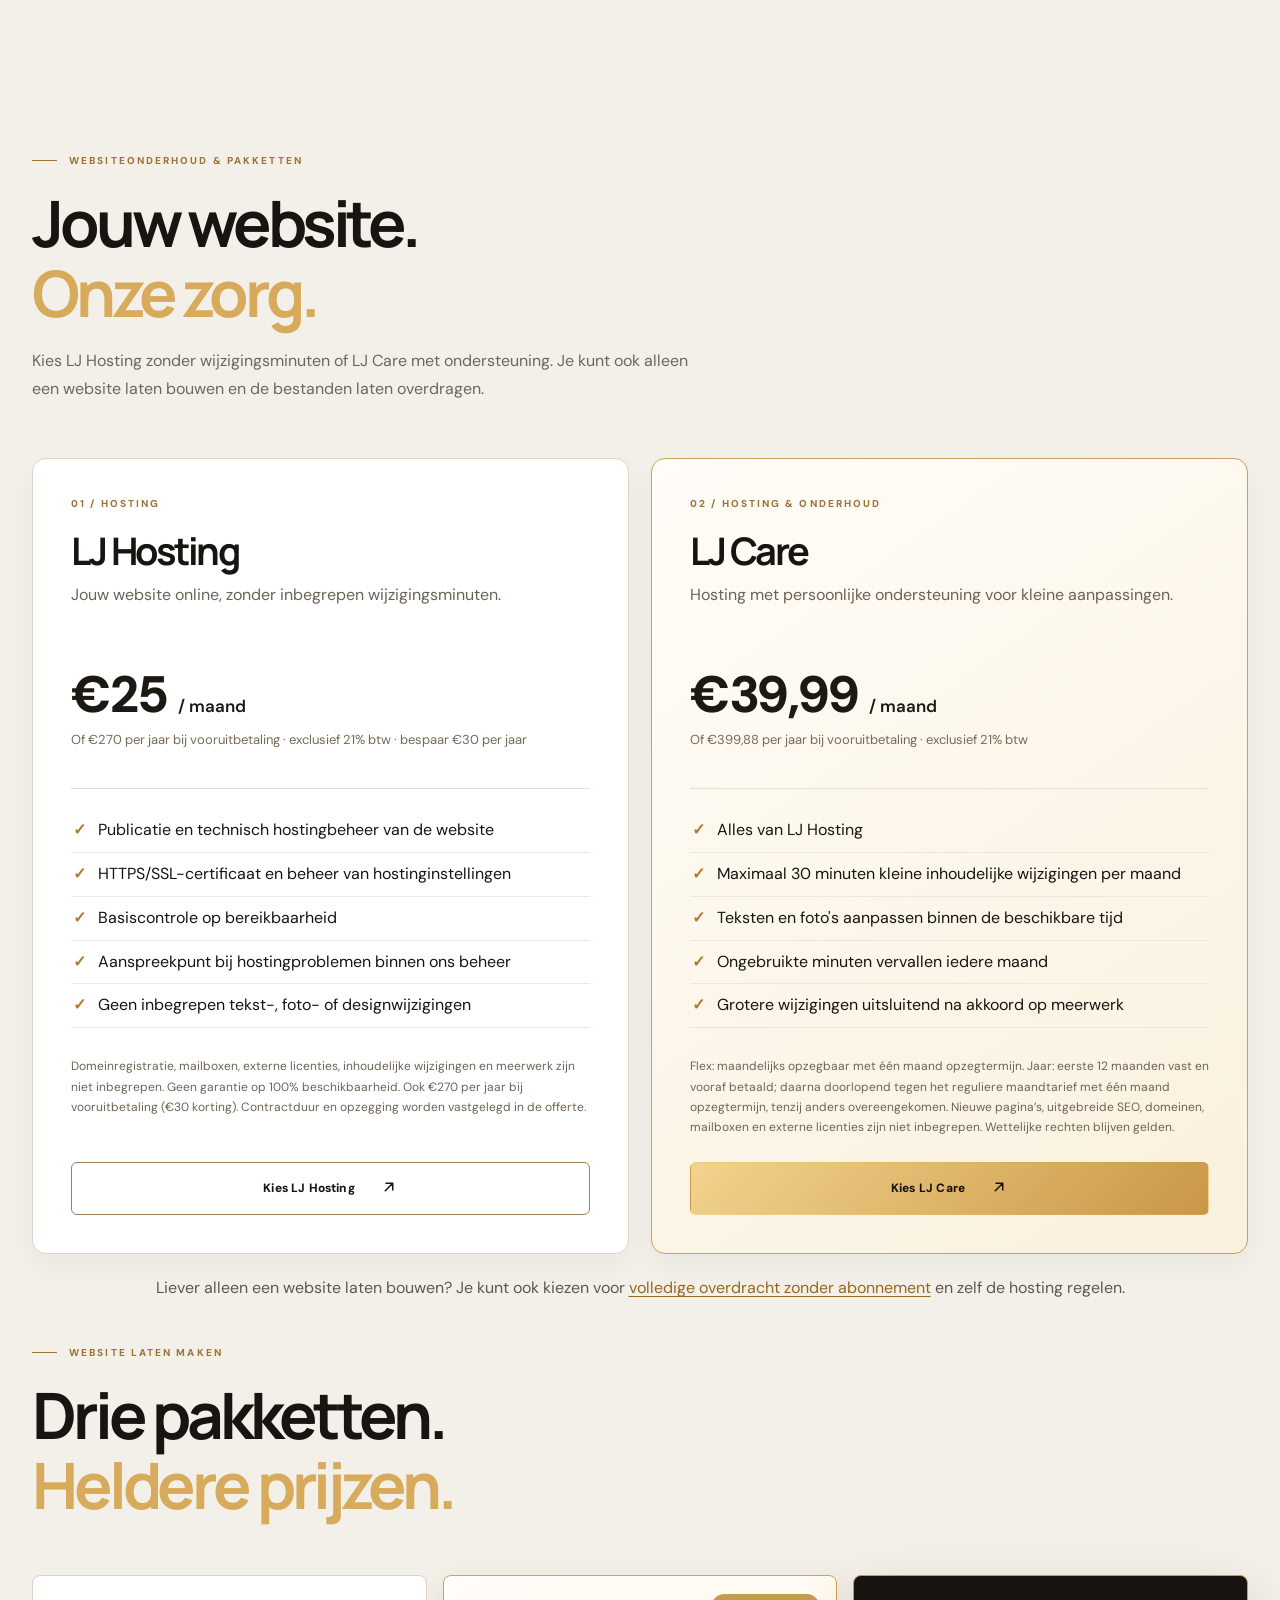
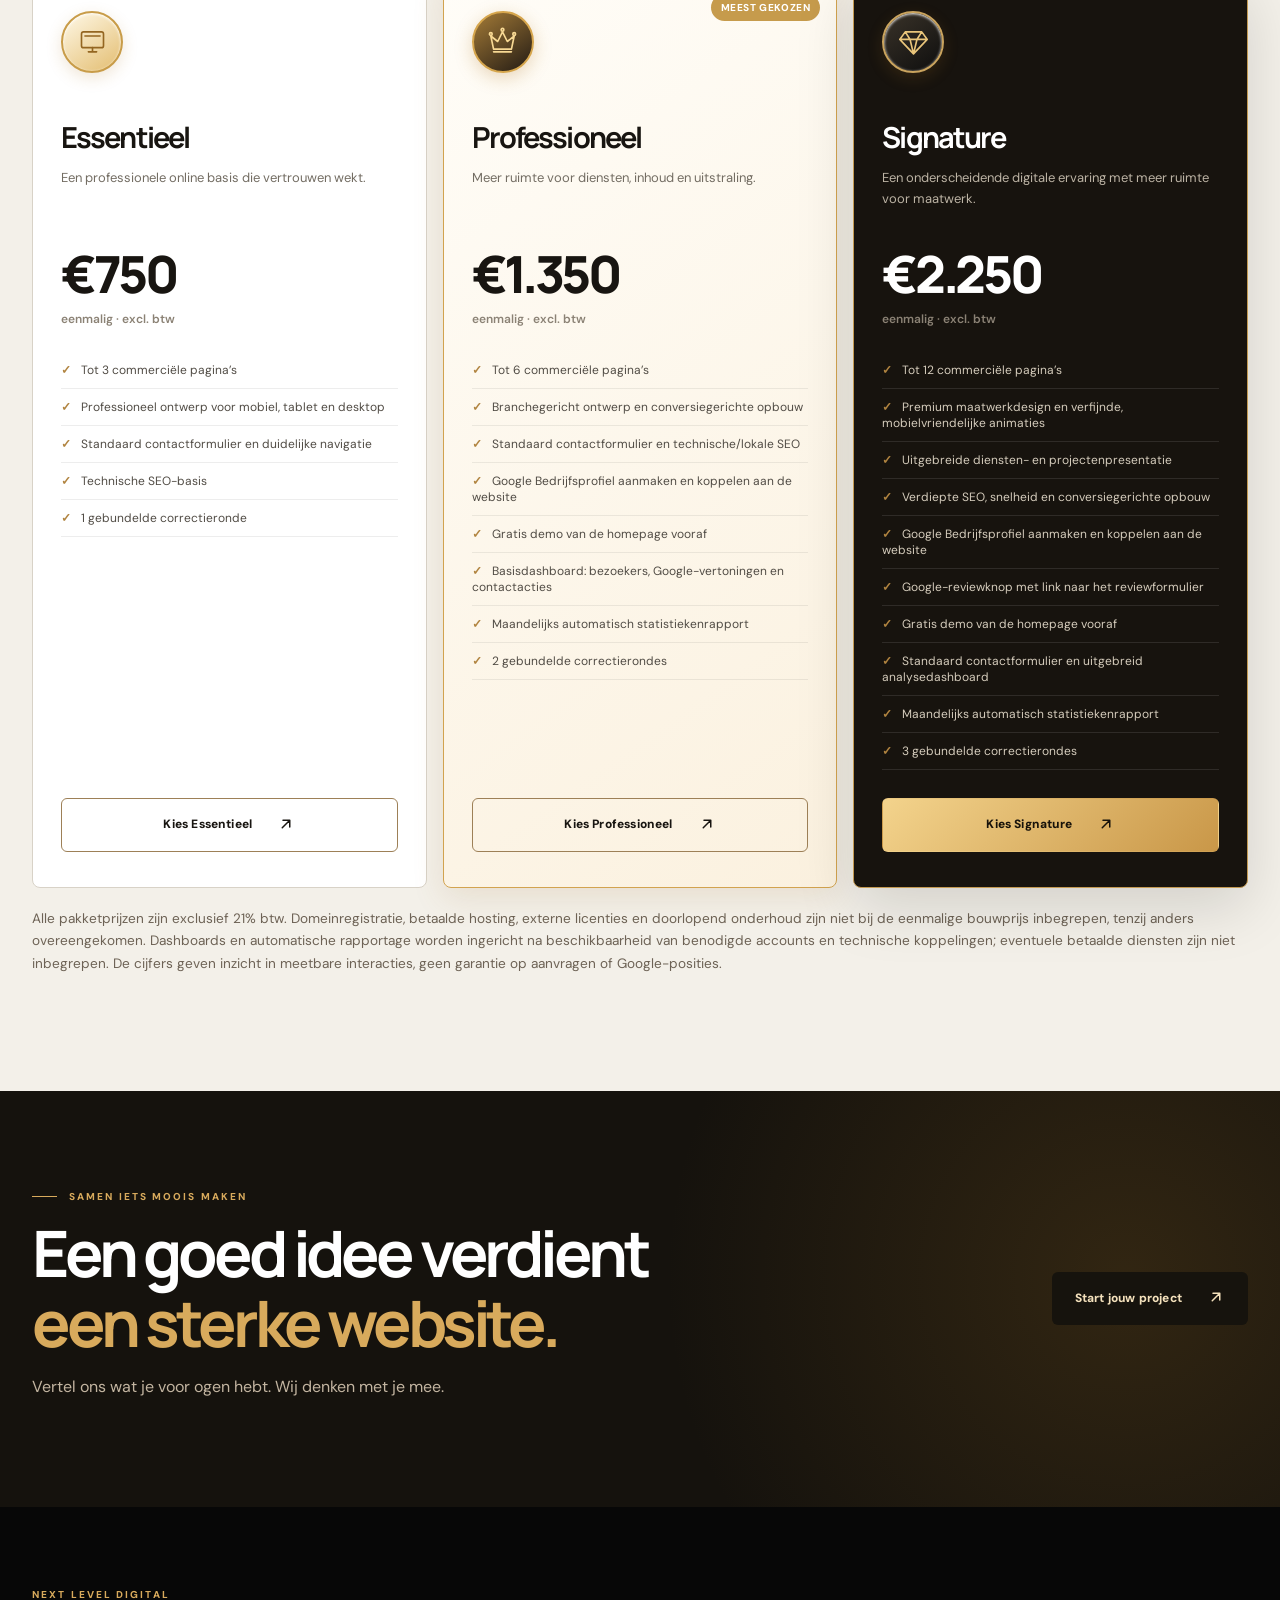
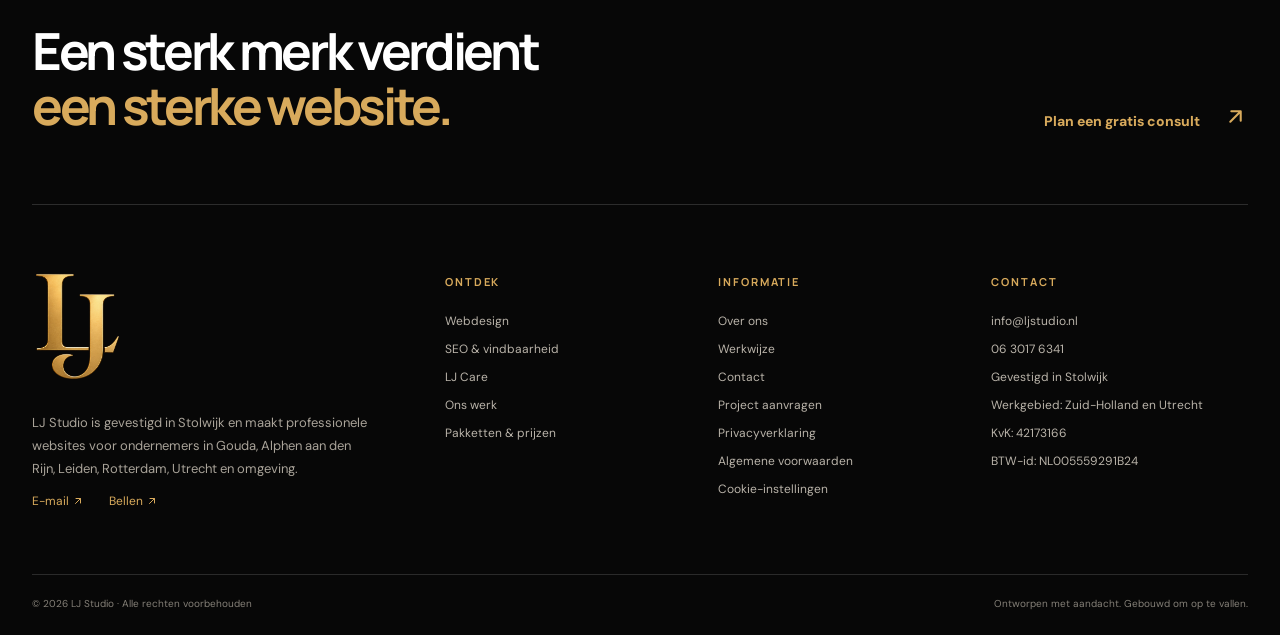
<file: onderhoud.html>
<!DOCTYPE html>
<html lang="nl">
<head>
<meta charset="utf-8"/>
<meta content="width=device-width,initial-scale=1" name="viewport"/>
<meta content="#080808" name="theme-color"/>

<title>Website onderhoud &amp; hosting | LJ Care - LJ Studio</title>
<meta content="Website onderhoud en hosting voor ondernemers? LJ Studio uit Stolwijk biedt met LJ Care hostingbeheer en 30 minuten kleine wijzigingen per maand voor €39,99 exclusief btw." name="description"/>

<link href="https://www.ljstudio.nl/onderhoud.html" rel="canonical"/>

<meta content="website" property="og:type"/>
<meta content="nl_NL" property="og:locale"/>
<meta content="LJ Studio" property="og:site_name"/>
<meta content="Website onderhoud &amp; hosting | LJ Care - LJ Studio" property="og:title"/>
<meta content="Website onderhoud en hosting voor ondernemers? LJ Studio uit Stolwijk biedt met LJ Care hostingbeheer en 30 minuten kleine wijzigingen per maand voor €39,99 exclusief btw." property="og:description"/>
<meta content="https://www.ljstudio.nl/onderhoud.html" property="og:url"/>

<link href="assets/favicon.svg" rel="icon" type="image/svg+xml"/>
<link href="assets/style.css" rel="stylesheet"/>

<script type="application/ld+json">
{
  "@context": "https://schema.org",
  "@type": "ProfessionalService",
  "name": "LJ Studio",
  "url": "https://www.ljstudio.nl/",
  "email": "info@ljstudio.nl",
  "telephone": "+31 6 30176341",
  "vatID": "NL005559291B24",
  "address": {
    "@type": "PostalAddress",
    "addressLocality": "Stolwijk",
    "addressCountry": "NL"
  },
  "areaServed": [
    {"@type": "Place", "name": "Stolwijk"},
    {"@type": "City", "name": "Gouda"},
    {"@type": "City", "name": "Alphen aan den Rijn"},
    {"@type": "City", "name": "Leiden"},
    {"@type": "City", "name": "Rotterdam"},
    {"@type": "City", "name": "Utrecht"}
  ],
  "description": "LJ Studio is gevestigd in Stolwijk en biedt webdesign, zoekmachineoptimalisatie, websiteonderhoud en hosting voor ondernemers in Gouda, Alphen aan den Rijn, Leiden, Rotterdam, Utrecht en omgeving."
}
</script>

<script defer="" src="assets/script.js"></script>
<style id="lj-maintenance-emblems">.lj-maintenance-prices .price-card{position:relative;overflow:hidden}.lj-maintenance-prices .lj-plan-emblem{width:62px;height:62px;display:grid;place-items:center;border-radius:50%;background:linear-gradient(145deg,#fff9e8,#e3bd70);border:2px solid #c89c49;box-shadow:0 5px 16px rgba(171,119,36,.18),inset 0 1px 3px #fff;margin:0 0 20px}.lj-maintenance-prices .lj-plan-emblem svg{width:33px;height:33px;fill:none;stroke:#946621;stroke-width:2.4;stroke-linecap:round;stroke-linejoin:round}.lj-maintenance-prices .lj-plan-emblem-2{background:linear-gradient(145deg,#a47b37,#231b14);border-color:#d6a64d;box-shadow:0 5px 18px rgba(175,116,26,.27)}.lj-maintenance-prices .lj-plan-emblem-2 svg{stroke:#f8d994}.lj-maintenance-prices .lj-plan-emblem-3{background:linear-gradient(145deg,#3a3329,#0e0e0e);border-color:#caa45e}.lj-maintenance-prices .lj-plan-emblem-3 svg{stroke:#e9c57a}.lj-maintenance-prices .lj-plan-featured{border:1px solid #d2a34f;background:linear-gradient(145deg,#fffdf8,#fbf1df);box-shadow:0 10px 32px rgba(160,115,48,.14)}.lj-maintenance-prices .lj-plan-popular{position:absolute;top:18px;right:16px;padding:7px 10px;border-radius:50px;background:#c69b4c;color:#fff;font-size:10px;letter-spacing:.08em;font-weight:800}.lj-maintenance-prices .lj-plan-signature{background:#151515;border-color:#b99558;color:#fff}.lj-maintenance-prices .lj-plan-signature h3,.lj-maintenance-prices .lj-plan-signature .price,.lj-maintenance-prices .lj-plan-signature .price-count{color:#fff}.lj-maintenance-prices .lj-plan-signature p,.lj-maintenance-prices .lj-plan-signature small{color:#e4ddd1}.lj-maintenance-prices .lj-plan-signature .btn{border-color:#caa45e;color:#f3d79c;background:transparent}.lj-maintenance-prices .lj-plan-signature .btn:hover,.lj-maintenance-prices .lj-plan-signature .btn:focus-visible{background:#d1a75b;color:#151515}@media(max-width:900px){.lj-maintenance-prices .lj-plan-popular{font-size:9px;padding:6px 8px;top:12px;right:10px}}@media(max-width:650px){.lj-maintenance-prices .lj-plan-emblem{width:56px;height:56px}.lj-maintenance-prices .lj-plan-popular{top:15px;right:15px}}</style><style id="lj-maintenance-card-styles">.lj-maintenance-grid{display:grid;grid-template-columns:repeat(2,minmax(0,1fr));gap:22px;margin-bottom:20px}.lj-maintenance-card{min-width:0;display:flex;flex-direction:column;padding:clamp(22px,3vw,38px);background:#fff;border:1px solid #ded5c9;border-radius:14px;box-shadow:0 12px 30px rgba(31,25,16,.04)}.lj-maintenance-card-care{background:linear-gradient(145deg,#fffdf8,#faf0dd);border-color:#caa258}.lj-maintenance-card h3{font-size:clamp(28px,3vw,38px);margin:14px 0 6px}.lj-maintenance-subtitle{color:#6b6257;line-height:1.65;min-height:52px}.lj-maintenance-price{font-size:clamp(38px,4vw,54px);font-weight:800;line-height:1.15;margin:16px 0 4px;color:#1c1814}.lj-maintenance-price small{font-size:17px;font-weight:600;white-space:nowrap}.lj-maintenance-tax{font-size:13px;color:#786a58;min-height:38px}.lj-maintenance-card ul{padding:20px 0 8px;margin:8px 0;list-style:none;border-top:1px solid #e8dfd3}.lj-maintenance-card li{position:relative;padding:9px 0 9px 27px;line-height:1.55;border-bottom:1px solid #eee7de}.lj-maintenance-card li:before{content:"✓";position:absolute;left:2px;color:#ad7c2d;font-weight:800}.lj-maintenance-small{font-size:12px;line-height:1.7;color:#6e6356;margin:12px 0 24px}.lj-maintenance-card .btn{margin-top:auto;justify-content:center}.lj-maintenance-handover{text-align:center;line-height:1.7;margin:0 0 36px;color:#62574c}.lj-maintenance-handover a{color:#946820;text-decoration:underline;text-underline-offset:3px}.lj-maintenance-prices .price-card{position:relative;overflow:hidden}.lj-maintenance-prices .lj-plan-featured{background:linear-gradient(145deg,#fffdf8,#fbf1df);border:1px solid #d2a34f}.lj-maintenance-prices .lj-plan-popular{position:absolute;top:18px;right:16px;background:#c69b4c;color:white;border-radius:50px;font-size:10px;font-weight:800;letter-spacing:.06em;padding:7px 10px}.lj-maintenance-prices .price-featured .lj-plan-emblem{margin-top:0}@media(max-width:760px){.lj-maintenance-grid{grid-template-columns:1fr}.lj-maintenance-subtitle,.lj-maintenance-tax{min-height:0}.lj-maintenance-card{padding:24px}}@media(max-width:380px){.lj-maintenance-prices .lj-plan-popular{font-size:9px;padding:5px 7px}}</style><style id="lj-care-explainer-style">.lj-care-explainer{margin:22px 0 26px}.lj-care-explainer h3{display:flex;justify-content:space-between;align-items:baseline;gap:14px;flex-wrap:wrap;font-size:clamp(19px,2vw,25px);margin:20px 0 8px;padding-top:17px;border-top:1px solid #d8cec0}.lj-care-explainer h3 span{font-size:clamp(15px,1.5vw,18px);color:#b88b3d;white-space:nowrap}.lj-care-explainer p{font-size:clamp(14px,1.5vw,16px);line-height:1.75;margin:0 0 12px}.lj-care-explainer .lj-care-explainer-note{font-size:12px;line-height:1.65;color:#766c60}@media(max-width:640px){.lj-care-explainer h3{align-items:flex-start}}</style></head>

<body>

<a class="skip-link" href="#main">Direct naar inhoud</a>

<div class="topbar">
  <div class="container topbar-inner">
    <span>DESIGN STUDIO · STOLWIJK &amp; RANDSTAD</span>
    <a href="contact.html">Een project bespreken? <span aria-hidden="true">↗</span></a>
  </div>
</div>

<header class="header">
  <div class="container header-inner">

    <a aria-label="LJ Studio - naar de homepage" class="logo" href="index.html">
      <span class="logo-monogram">L<span>J</span><i>.</i></span>
      <span class="logo-word">STUDIO<small>PREMIUM DIGITAL EXPERIENCES</small></span>
    </a>

    <button aria-controls="main-nav" aria-expanded="false" aria-label="Open navigatiemenu" class="menu-toggle" data-menu-toggle="" type="button">
      <span></span><span></span>
    </button>

    <nav aria-label="Hoofdnavigatie" class="nav" data-nav="" id="main-nav">
      <a href="diensten.html">Diensten</a>
      <a href="portfolio.html">Ons werk</a>
      <a href="werkwijze.html">Werkwijze</a>
      <a href="prijzen.html">Prijzen</a>
      <a href="over-ons.html">Over ons</a><a href="contact.html">Contact</a>
      <a class="nav-mobile-cta" href="aanvraag.html">Start jouw project ↗</a>
    </nav>

    <a class="btn btn-gold header-cta" href="aanvraag.html">Start jouw project <span>↗</span></a>

  </div>
</header>

<main id="main">

<section class="page-hero">
  <div class="container page-hero-inner">
    <div class="reveal">
      <span class="eyebrow"><span class="eyebrow-line"></span>LJ CARE</span>
      <h1>Jouw website.<br/><em>Goed verzorgd.</em></h1>
      <p class="page-lead">Ook na de lancering wil je dat je website actueel blijft en goed functioneert.</p>
    </div>
    <div aria-hidden="true" class="page-symbol">✳</div>
  </div>
</section>

<section class="section section-light">
  <div class="container">
    <div class="split">

      <div class="split-copy reveal">
        <span class="eyebrow"><span class="eyebrow-line"></span>DE KRACHT VAN EEN GOEDE WEBSITE</span>
        <h2>Meer tijd voor<br/><em>jouw onderneming.</em></h2>
        <p>Niet iedere website heeft maandelijks onderhoud nodig. Daarom kies je bij LJ Studio zelf: <strong>LJ Hosting</strong> om je website technisch online te houden, of <strong>LJ Care</strong> als je daarnaast regelmatig kleine aanpassingen wilt laten uitvoeren.</p>
        <div class="lj-care-explainer">
          <h3>LJ Hosting <span>€25 / maand</span></h3>
          <p>Wij verzorgen de publicatie, het technische hostingbeheer, HTTPS/SSL en een basiscontrole van de bereikbaarheid. <strong>Geen wijzigingsminuten inbegrepen:</strong> nieuwe teksten, foto's, pagina's en designaanpassingen worden apart aangeboden.</p>
          <h3>LJ Care <span>€39,99 / maand</span></h3>
          <p>Alles van LJ Hosting, plus <strong>maximaal 30 minuten kleine inhoudelijke wijzigingen per maand</strong>. Bijvoorbeeld een tekst of foto aanpassen. Ongebruikte minuten vervallen aan het einde van de maand. Ook beschikbaar voor €399,88 per jaar bij vooruitbetaling.</p>
          <p class="lj-care-explainer-note">Alle bedragen exclusief 21% btw. Domeinregistratie, mailboxen, externe licenties en grotere werkzaamheden zijn niet inbegrepen. De looptijd en opzegvoorwaarden staan bij de pakketten hieronder en worden bevestigd in de offerte.</p>
        </div>

        <a class="btn btn-dark" href="contact.html">Bespreek jouw website <span aria-hidden="true">↗</span></a>
      </div>

      <div class="split-art reveal">
        <div class="shape-disc"></div>
        <div class="shape-frame">
          <div class="shape-mini">LJ<span>®</span></div>
          <div class="shape-type">Goed<br/><em>gezien.</em></div>
          <div class="shape-footer">GEMAAKT OM OP TE VALLEN <span>↗</span></div>
        </div>
        <div class="shape-badge">DIGITAL<br/>WITH<br/>IMPACT.</div>
      </div>

    </div>
  </div>
</section>

<section class="section section-cream">
  <div class="container">
    <div class="section-heading reveal">
      <span class="eyebrow"><span class="eyebrow-line"></span>WEBSITEONDERHOUD &amp; PAKKETTEN</span>
      <h2>Jouw website.<br/><em>Onze zorg.</em></h2>
      <p>Kies LJ Hosting zonder wijzigingsminuten of LJ Care met ondersteuning. Je kunt ook alleen een website laten bouwen en de bestanden laten overdragen.</p>
    </div>

<div class="lj-maintenance-grid"><article class="lj-maintenance-card reveal"><span class="eyebrow">01 / HOSTING</span><h3>LJ Hosting</h3><p class="lj-maintenance-subtitle">Jouw website online, zonder inbegrepen wijzigingsminuten.</p><div class="lj-maintenance-price">€25 <small>/ maand</small></div><p class="lj-maintenance-tax">Of €270 per jaar bij vooruitbetaling · exclusief 21% btw · bespaar €30 per jaar</p><ul><li>Publicatie en technisch hostingbeheer van de website</li><li>HTTPS/SSL-certificaat en beheer van hostinginstellingen</li><li>Basiscontrole op bereikbaarheid</li><li>Aanspreekpunt bij hostingproblemen binnen ons beheer</li><li>Geen inbegrepen tekst-, foto- of designwijzigingen</li></ul><p class="lj-maintenance-small">Domeinregistratie, mailboxen, externe licenties, inhoudelijke wijzigingen en meerwerk zijn niet inbegrepen. Geen garantie op 100% beschikbaarheid. Ook €270 per jaar bij vooruitbetaling (€30 korting). Contractduur en opzegging worden vastgelegd in de offerte.</p><a class="btn btn-outline" href="aanvraag.html?abonnement=hosting_maand">Kies LJ Hosting <span aria-hidden="true">↗</span></a></article><article class="lj-maintenance-card lj-maintenance-card-care reveal"><span class="eyebrow">02 / HOSTING &amp; ONDERHOUD</span><h3>LJ Care</h3><p class="lj-maintenance-subtitle">Hosting met persoonlijke ondersteuning voor kleine aanpassingen.</p><div class="lj-maintenance-price">€39,99 <small>/ maand</small></div><p class="lj-maintenance-tax">Of €399,88 per jaar bij vooruitbetaling · exclusief 21% btw</p><ul><li>Alles van LJ Hosting</li><li>Maximaal 30 minuten kleine inhoudelijke wijzigingen per maand</li><li>Teksten en foto's aanpassen binnen de beschikbare tijd</li><li>Ongebruikte minuten vervallen iedere maand</li><li>Grotere wijzigingen uitsluitend na akkoord op meerwerk</li></ul><p class="lj-maintenance-small">Flex: maandelijks opzegbaar met één maand opzegtermijn. Jaar: eerste 12 maanden vast en vooraf betaald; daarna doorlopend tegen het reguliere maandtarief met één maand opzegtermijn, tenzij anders overeengekomen. Nieuwe pagina’s, uitgebreide SEO, domeinen, mailboxen en externe licenties zijn niet inbegrepen. Wettelijke rechten blijven gelden.</p><a class="btn btn-gold" href="aanvraag.html?abonnement=maandelijks">Kies LJ Care <span aria-hidden="true">↗</span></a></article></div><p class="lj-maintenance-handover">Liever alleen een website laten bouwen? Je kunt ook kiezen voor <a href="aanvraag.html">volledige overdracht zonder abonnement</a> en zelf de hosting regelen.</p>

    <div class="section-heading reveal" style="margin-top:35px">
      <span class="eyebrow"><span class="eyebrow-line"></span>WEBSITE LATEN MAKEN</span>
      <h2>Drie pakketten.<br/><em>Heldere prijzen.</em></h2>
    </div>
    <div class="price-grid three lj-maintenance-prices">

      <article class="price-card reveal">
        <div class="lj-plan-emblem lj-plan-emblem-1"><svg viewBox="0 0 48 48" aria-hidden="true" focusable="false"><rect x="8" y="10" width="32" height="23" rx="3"/><path d="M18 39h12M24 33v6M13 16h22"/></svg></div>
        <h3>Essentieel</h3>
        <p>Een professionele online basis die vertrouwen wekt.</p>
        <div class="price"><span class="price-count" data-count-price="750">€750</span> <small>eenmalig · excl. btw</small></div>
        <ul>
          <li>Tot 3 commerciële pagina’s</li>
          <li>Professioneel ontwerp voor mobiel, tablet en desktop</li>
          <li>Standaard contactformulier en duidelijke navigatie</li>
          <li>Technische SEO-basis</li>
          <li>1 gebundelde correctieronde</li>
        </ul>
        <a class="btn btn-outline" href="aanvraag.html?pakket=Essentieel">Kies Essentieel <span>↗</span></a>
      </article>

      <article class="price-card reveal lj-plan-featured">
        <span class="lj-plan-popular">MEEST GEKOZEN</span>
        <div class="lj-plan-emblem lj-plan-emblem-2"><svg viewBox="0 0 48 48" aria-hidden="true" focusable="false"><path d="M7 16 17 24 24 10 31 24 41 16 37 35H11L7 16ZM11 39h26"/><circle cx="7" cy="13" r="2"/><circle cx="24" cy="7" r="2"/><circle cx="41" cy="13" r="2"/></svg></div>
        <h3>Professioneel</h3>
        <p>Meer ruimte voor diensten, inhoud en uitstraling.</p>
        <div class="price"><span class="price-count" data-count-price="1350">€1.350</span> <small>eenmalig · excl. btw</small></div>
        <ul>
          <li>Tot 6 commerciële pagina’s</li>
          <li>Branchegericht ontwerp en conversiegerichte opbouw</li>
          <li>Standaard contactformulier en technische/lokale SEO</li>
          <li>Google Bedrijfsprofiel aanmaken en koppelen aan de website</li>
          <li>Gratis demo van de homepage vooraf</li>
          <li>Basisdashboard: bezoekers, Google-vertoningen en contactacties</li>
          <li>Maandelijks automatisch statistiekenrapport</li>
          <li>2 gebundelde correctierondes</li>
        </ul>
        <a class="btn btn-outline" href="aanvraag.html?pakket=Professioneel">Kies Professioneel <span>↗</span></a>
      </article>

      <article class="price-card price-featured reveal">
        
        <div class="lj-plan-emblem lj-plan-emblem-3"><svg viewBox="0 0 48 48" aria-hidden="true" focusable="false"><path d="M12 10h24l8 11-20 21L4 21l8-11ZM4 21h40M12 10l7 11 5 21 5-21 7-11M19 21h10"/></svg></div>
        <h3>Signature</h3>
        <p>Een onderscheidende digitale ervaring met meer ruimte voor maatwerk.</p>
        <div class="price"><span class="price-count" data-count-price="2250">€2.250</span> <small>eenmalig · excl. btw</small></div>
        <ul>
          <li>Tot 12 commerciële pagina’s</li>
          <li>Premium maatwerkdesign en verfijnde, mobielvriendelijke animaties</li>
          <li>Uitgebreide diensten- en projectenpresentatie</li>
          <li>Verdiepte SEO, snelheid en conversiegerichte opbouw</li>
          <li>Google Bedrijfsprofiel aanmaken en koppelen aan de website</li>
          <li>Google-reviewknop met link naar het reviewformulier</li>
          <li>Gratis demo van de homepage vooraf</li>
          <li>Standaard contactformulier en uitgebreid analysedashboard</li>
          <li>Maandelijks automatisch statistiekenrapport</li>
          <li>3 gebundelde correctierondes</li>
        </ul>
        <a class="btn btn-gold" href="aanvraag.html?pakket=Signature">Kies Signature <span>↗</span></a>
      </article>

    </div>

    <p style="margin:1.25rem 0 0;font-size:.85rem;line-height:1.65;color:#6d6255">Alle pakketprijzen zijn exclusief 21% btw. Domeinregistratie, betaalde hosting, externe licenties en doorlopend onderhoud zijn niet bij de eenmalige bouwprijs inbegrepen, tenzij anders overeengekomen. Dashboards en automatische rapportage worden ingericht na beschikbaarheid van benodigde accounts en technische koppelingen; eventuele betaalde diensten zijn niet inbegrepen. De cijfers geven inzicht in meetbare interacties, geen garantie op aanvragen of Google-posities.</p>


  </div>
</section>

<section class="contact-band">
  <div class="container band-inner">
    <div>
      <span class="eyebrow"><span class="eyebrow-line"></span>SAMEN IETS MOOIS MAKEN</span>
      <h2>Een goed idee verdient<br/><em>een sterke website.</em></h2>
      <p>Vertel ons wat je voor ogen hebt. Wij denken met je mee.</p>
    </div>
    <a class="btn btn-light" href="aanvraag.html">Start jouw project <span aria-hidden="true">↗</span></a>
  </div>
</section>

</main>

<footer class="footer">
  <div class="container">

    <div class="footer-intro">
      <div>
        <span class="eyebrow">NEXT LEVEL DIGITAL</span>
        <h2>Een sterk merk verdient<br/><em>een sterke website.</em></h2>
      </div>
      <a class="footer-cta" href="contact.html">Plan een gratis consult <span>↗</span></a>
    </div>

    <div class="footer-grid">

      <div class="footer-brand">
        <a class="logo" href="index.html">
          <span class="logo-monogram">L<span>J</span><i>.</i></span>
          <span class="logo-word">STUDIO<small>PREMIUM DIGITAL EXPERIENCES</small></span>
        </a>

        <p>LJ Studio is gevestigd in Stolwijk en maakt professionele websites voor ondernemers in Gouda, Alphen aan den Rijn, Leiden, Rotterdam, Utrecht en omgeving.</p>

        <div class="social-row">
          <a href="mailto:info@ljstudio.nl">E-mail ↗</a>
          <a href="tel:+31630176341">Bellen ↗</a>
        </div>
      </div>

      <div class="footer-col">
        <h3>ONTDEK</h3>
        <a href="websites.html">Webdesign</a>
        <a href="seo.html">SEO &amp; vindbaarheid</a>
        <a href="onderhoud.html">LJ Care</a>
        <a href="portfolio.html">Ons werk</a>
        <a href="prijzen.html">Pakketten &amp; prijzen</a>
      </div>

      <div class="footer-col">
        <h3>INFORMATIE</h3>
        <a href="over-ons.html">Over ons</a>
        <a href="werkwijze.html">Werkwijze</a>
        <a href="contact.html">Contact</a>
        <a href="aanvraag.html">Project aanvragen</a>
        <a href="privacyverklaring.html">Privacyverklaring</a>
        <a href="algemene-voorwaarden.html">Algemene voorwaarden</a>
      </div>

      <div class="footer-col">
        <h3>CONTACT</h3>
        <a href="mailto:info@ljstudio.nl">info@ljstudio.nl</a>
        <a href="tel:+31630176341">06 3017 6341</a>
        <span>Gevestigd in Stolwijk</span>
        <span>Werkgebied: Zuid-Holland en Utrecht</span>
        <span>KvK: 42173166</span>
        <span>BTW-id: NL005559291B24</span>
      </div>

    </div>

    <div class="footer-bottom">
      <span>© <span data-year="">2026</span> LJ Studio · Alle rechten voorbehouden</span>
      <span>Ontworpen met aandacht. Gebouwd om op te vallen.</span>
    </div>

  </div>
</footer>

</body>
</html>
</file>
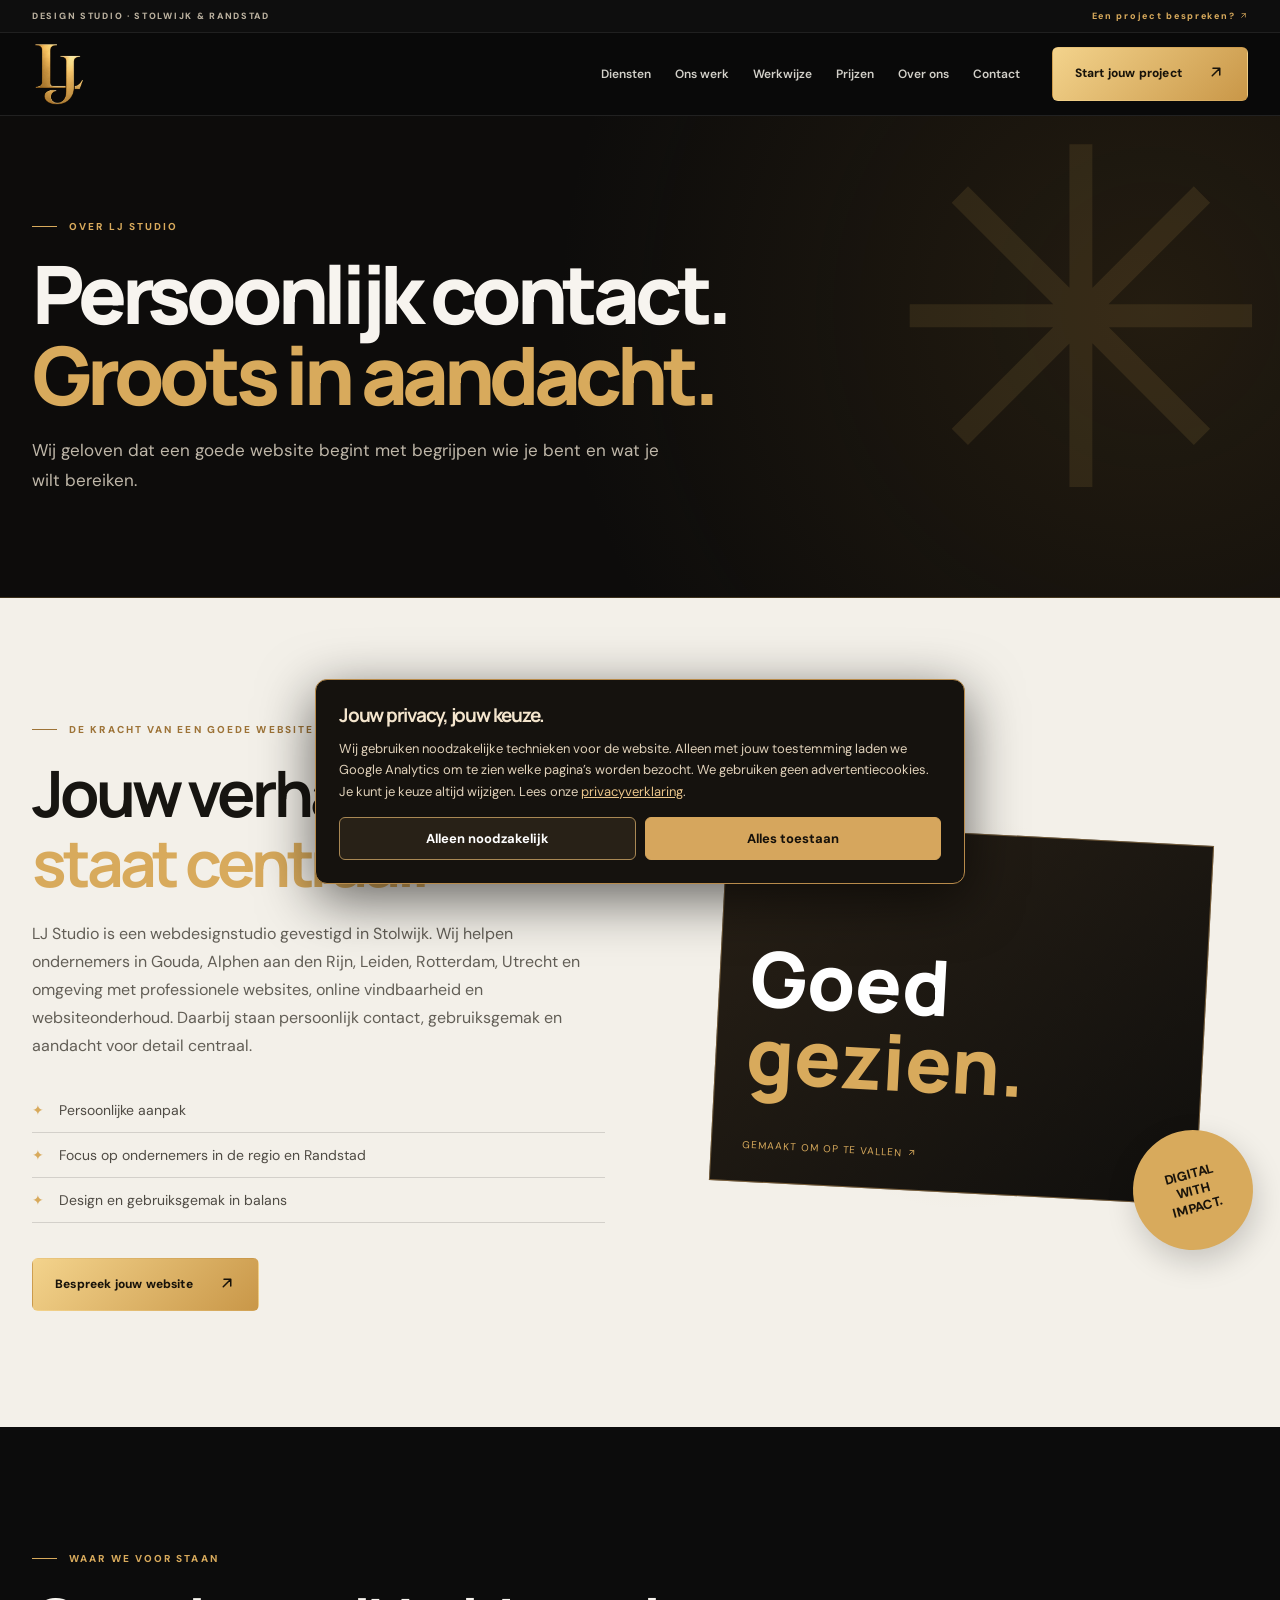
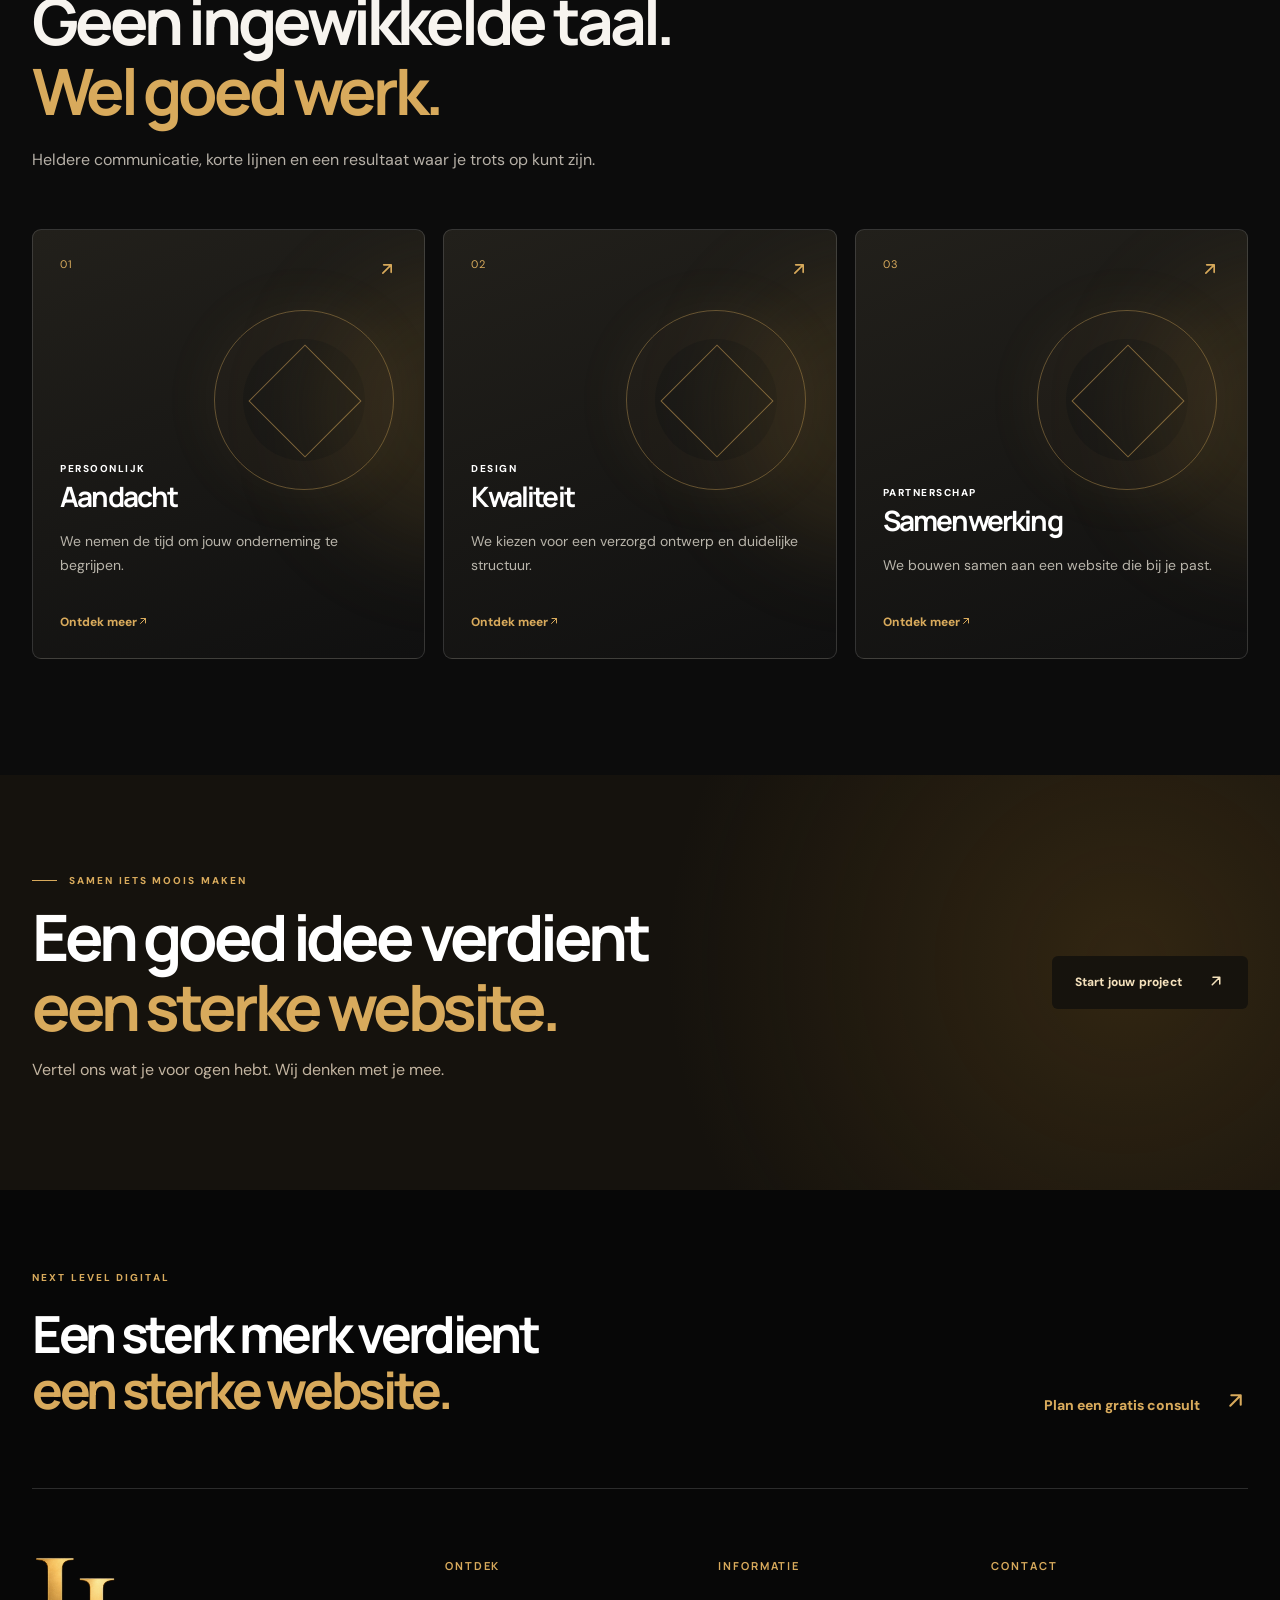
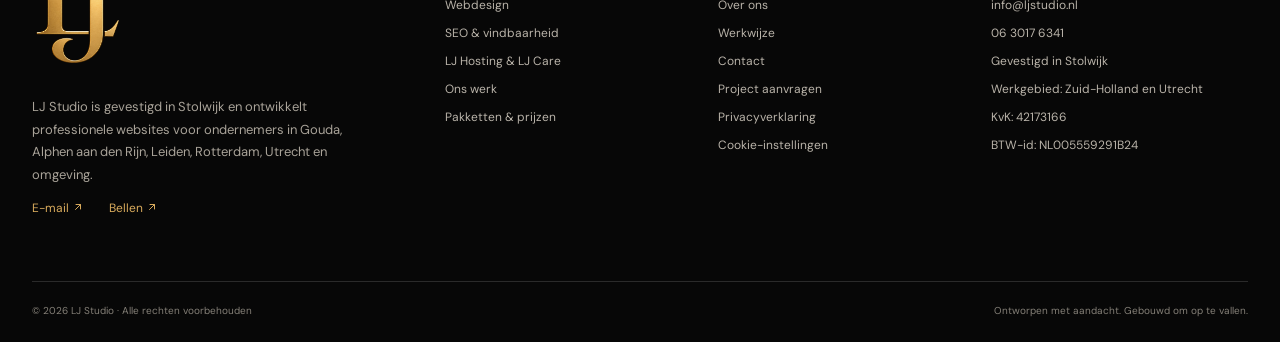
<file: over-ons.html>
<!DOCTYPE html>
<html lang="nl">
<head>
<meta charset="utf-8"/>
<meta content="width=device-width,initial-scale=1" name="viewport"/>
<meta content="#080808" name="theme-color"/>

<title>Over LJ Studio | Webdesignstudio in Stolwijk</title>
<meta content="Maak kennis met LJ Studio, jouw webdesignstudio uit Stolwijk. Persoonlijk webdesign, SEO en websiteonderhoud voor ondernemers in Gouda en de Randstad." name="description"/>

<link href="https://www.ljstudio.nl/over-ons.html" rel="canonical"/>

<meta content="website" property="og:type"/>
<meta content="nl_NL" property="og:locale"/>
<meta content="LJ Studio" property="og:site_name"/>
<meta content="Over LJ Studio | Webdesignstudio in Stolwijk" property="og:title"/>
<meta content="Ontdek LJ Studio: een persoonlijke webdesignstudio uit Stolwijk, actief in Gouda, Alphen aan den Rijn, Leiden, Rotterdam, Utrecht en omgeving." property="og:description"/>
<meta content="https://www.ljstudio.nl/over-ons.html" property="og:url"/>

<link href="assets/favicon.svg" rel="icon" type="image/svg+xml"/>
<link href="assets/style.css" rel="stylesheet"/>

<script type="application/ld+json">
{
  "@context": "https://schema.org",
  "@type": "ProfessionalService",
  "name": "LJ Studio",
  "url": "https://www.ljstudio.nl/",
  "email": "info@ljstudio.nl",
  "telephone": "+31 6 30176341",
  "vatID": "NL005559291B24",
  "address": {
    "@type": "PostalAddress",
    "addressLocality": "Stolwijk",
    "addressCountry": "NL"
  },
  "areaServed": [
    {"@type": "Place", "name": "Stolwijk"},
    {"@type": "City", "name": "Gouda"},
    {"@type": "City", "name": "Alphen aan den Rijn"},
    {"@type": "City", "name": "Leiden"},
    {"@type": "City", "name": "Rotterdam"},
    {"@type": "City", "name": "Utrecht"}
  ],
  "description": "LJ Studio is een webdesignstudio gevestigd in Stolwijk en helpt ondernemers met professioneel webdesign, SEO en websiteonderhoud in Gouda, Alphen aan den Rijn, Leiden, Rotterdam, Utrecht en omgeving."
}
</script>

<script defer="" src="assets/script.js"></script>
</head>

<body>
<a class="skip-link" href="#main">Direct naar inhoud</a>

<div class="topbar">
  <div class="container topbar-inner">
    <span>DESIGN STUDIO · STOLWIJK &amp; RANDSTAD</span>
    <a href="contact.html">Een project bespreken? <span aria-hidden="true">↗</span></a>
  </div>
</div>

<header class="header">
  <div class="container header-inner">

    <a aria-label="LJ Studio - naar de homepage" class="logo" href="index.html">
      <span class="logo-monogram">L<span>J</span><i>.</i></span>
      <span class="logo-word">STUDIO<small>PREMIUM DIGITAL EXPERIENCES</small></span>
    </a>

    <button aria-controls="main-nav" aria-expanded="false" aria-label="Open navigatiemenu" class="menu-toggle" data-menu-toggle="" type="button">
      <span></span><span></span>
    </button>

    <nav aria-label="Hoofdnavigatie" class="nav" data-nav="" id="main-nav">
      <a href="diensten.html">Diensten</a>
      <a href="portfolio.html">Ons werk</a>
      <a href="werkwijze.html">Werkwijze</a>
      <a href="prijzen.html">Prijzen</a>
      <a href="over-ons.html">Over ons</a>
      <a href="contact.html">Contact</a>
      <a class="nav-mobile-cta" href="aanvraag.html">Start jouw project ↗</a>
    </nav>

    <a class="btn btn-gold header-cta" href="aanvraag.html">
      Start jouw project <span>↗</span>
    </a>

  </div>
</header>

<main id="main">

<section class="page-hero">
  <div class="container page-hero-inner">
    <div class="reveal">
      <span class="eyebrow"><span class="eyebrow-line"></span>OVER LJ STUDIO</span>
      <h1>Persoonlijk contact.<br/><em>Groots in aandacht.</em></h1>
      <p class="page-lead">Wij geloven dat een goede website begint met begrijpen wie je bent en wat je wilt bereiken.</p>
    </div>
    <div aria-hidden="true" class="page-symbol">✳</div>
  </div>
</section>

<section class="section section-light">
  <div class="container">
    <div class="split">

      <div class="split-copy reveal">
        <span class="eyebrow"><span class="eyebrow-line"></span>DE KRACHT VAN EEN GOEDE WEBSITE</span>
        <h2>Jouw verhaal<br/><em>staat centraal.</em></h2>

        <p>LJ Studio is een webdesignstudio gevestigd in Stolwijk. Wij helpen ondernemers in Gouda, Alphen aan den Rijn, Leiden, Rotterdam, Utrecht en omgeving met professionele websites, online vindbaarheid en websiteonderhoud. Daarbij staan persoonlijk contact, gebruiksgemak en aandacht voor detail centraal.</p>

        <ul class="feature-list">
          <li><span>✦</span>Persoonlijke aanpak</li>
          <li><span>✦</span>Focus op ondernemers in de regio en Randstad</li>
          <li><span>✦</span>Design en gebruiksgemak in balans</li>
        </ul>

        <a class="btn btn-dark" href="contact.html">
          Bespreek jouw website <span aria-hidden="true">↗</span>
        </a>
      </div>

      <div class="split-art reveal">
        <div class="shape-disc"></div>
        <div class="shape-frame">
          <div class="shape-mini">LJ<span>®</span></div>
          <div class="shape-type">Goed<br/><em>gezien.</em></div>
          <div class="shape-footer">GEMAAKT OM OP TE VALLEN <span>↗</span></div>
        </div>
        <div class="shape-badge">DIGITAL<br/>WITH<br/>IMPACT.</div>
      </div>

    </div>
  </div>
</section>

<section class="section section-dark">
  <div class="container">

    <div class="section-heading reveal">
      <span class="eyebrow"><span class="eyebrow-line"></span>WAAR WE VOOR STAAN</span>
      <h2>Geen ingewikkelde taal.<br/><em>Wel goed werk.</em></h2>
      <p>Heldere communicatie, korte lijnen en een resultaat waar je trots op kunt zijn.</p>
    </div>

    <div class="cards cards-service">

      <a class="service-card reveal" href="contact.html">
        <div class="card-top">
          <span>01</span>
          <span class="card-icon">↗</span>
        </div>
        <div class="card-abstract abstract-0"><span></span></div>
        <div class="card-bottom">
          <span class="micro">PERSOONLIJK</span>
          <h3>Aandacht</h3>
          <p>We nemen de tijd om jouw onderneming te begrijpen.</p>
          <span class="card-action">Ontdek meer <b>↗</b></span>
        </div>
      </a>

      <a class="service-card reveal" href="websites.html">
        <div class="card-top">
          <span>02</span>
          <span class="card-icon">↗</span>
        </div>
        <div class="card-abstract abstract-1"><span></span></div>
        <div class="card-bottom">
          <span class="micro">DESIGN</span>
          <h3>Kwaliteit</h3>
          <p>We kiezen voor een verzorgd ontwerp en duidelijke structuur.</p>
          <span class="card-action">Ontdek meer <b>↗</b></span>
        </div>
      </a>

      <a class="service-card reveal" href="werkwijze.html">
        <div class="card-top">
          <span>03</span>
          <span class="card-icon">↗</span>
        </div>
        <div class="card-abstract abstract-2"><span></span></div>
        <div class="card-bottom">
          <span class="micro">PARTNERSCHAP</span>
          <h3>Samenwerking</h3>
          <p>We bouwen samen aan een website die bij je past.</p>
          <span class="card-action">Ontdek meer <b>↗</b></span>
        </div>
      </a>

    </div>
  </div>
</section>

<section class="contact-band">
  <div class="container band-inner">
    <div>
      <span class="eyebrow"><span class="eyebrow-line"></span>SAMEN IETS MOOIS MAKEN</span>
      <h2>Een goed idee verdient<br/><em>een sterke website.</em></h2>
      <p>Vertel ons wat je voor ogen hebt. Wij denken met je mee.</p>
    </div>
    <a class="btn btn-light" href="aanvraag.html">
      Start jouw project <span aria-hidden="true">↗</span>
    </a>
  </div>
</section>

</main>

<footer class="footer">
  <div class="container">

    <div class="footer-intro">
      <div>
        <span class="eyebrow">NEXT LEVEL DIGITAL</span>
        <h2>Een sterk merk verdient<br/><em>een sterke website.</em></h2>
      </div>
      <a class="footer-cta" href="contact.html">
        Plan een gratis consult <span>↗</span>
      </a>
    </div>

    <div class="footer-grid">

      <div class="footer-brand">
        <a class="logo" href="index.html">
          <span class="logo-monogram">L<span>J</span><i>.</i></span>
          <span class="logo-word">STUDIO<small>PREMIUM DIGITAL EXPERIENCES</small></span>
        </a>

        <p>LJ Studio is gevestigd in Stolwijk en ontwikkelt professionele websites voor ondernemers in Gouda, Alphen aan den Rijn, Leiden, Rotterdam, Utrecht en omgeving.</p>

        <div class="social-row">
          <a href="mailto:info@ljstudio.nl">E-mail ↗</a>
          <a href="tel:+31630176341">Bellen ↗</a>
        </div>
      </div>

      <div class="footer-col">
        <h3>ONTDEK</h3>
        <a href="websites.html">Webdesign</a>
        <a href="seo.html">SEO &amp; vindbaarheid</a>
        <a href="onderhoud.html">LJ Hosting &amp; LJ Care</a>
        <a href="portfolio.html">Ons werk</a>
        <a href="prijzen.html">Pakketten &amp; prijzen</a>
      </div>

      <div class="footer-col">
        <h3>INFORMATIE</h3>
        <a href="over-ons.html">Over ons</a>
        <a href="werkwijze.html">Werkwijze</a>
        <a href="contact.html">Contact</a>
        <a href="aanvraag.html">Project aanvragen</a>
        <a href="privacyverklaring.html">Privacyverklaring</a>
      </div>

      <div class="footer-col">
        <h3>CONTACT</h3>
        <a href="mailto:info@ljstudio.nl">info@ljstudio.nl</a>
        <a href="tel:+31630176341">06 3017 6341</a>
        <span>Gevestigd in Stolwijk</span>
        <span>Werkgebied: Zuid-Holland en Utrecht</span>
        <span>KvK: 42173166</span>
        <span>BTW-id: NL005559291B24</span>
      </div>

    </div>

    <div class="footer-bottom">
      <span>© <span data-year="">2026</span> LJ Studio · Alle rechten voorbehouden</span>
      <span>Ontworpen met aandacht. Gebouwd om op te vallen.</span>
    </div>

  </div>
</footer>

</body>
</html>
</file>
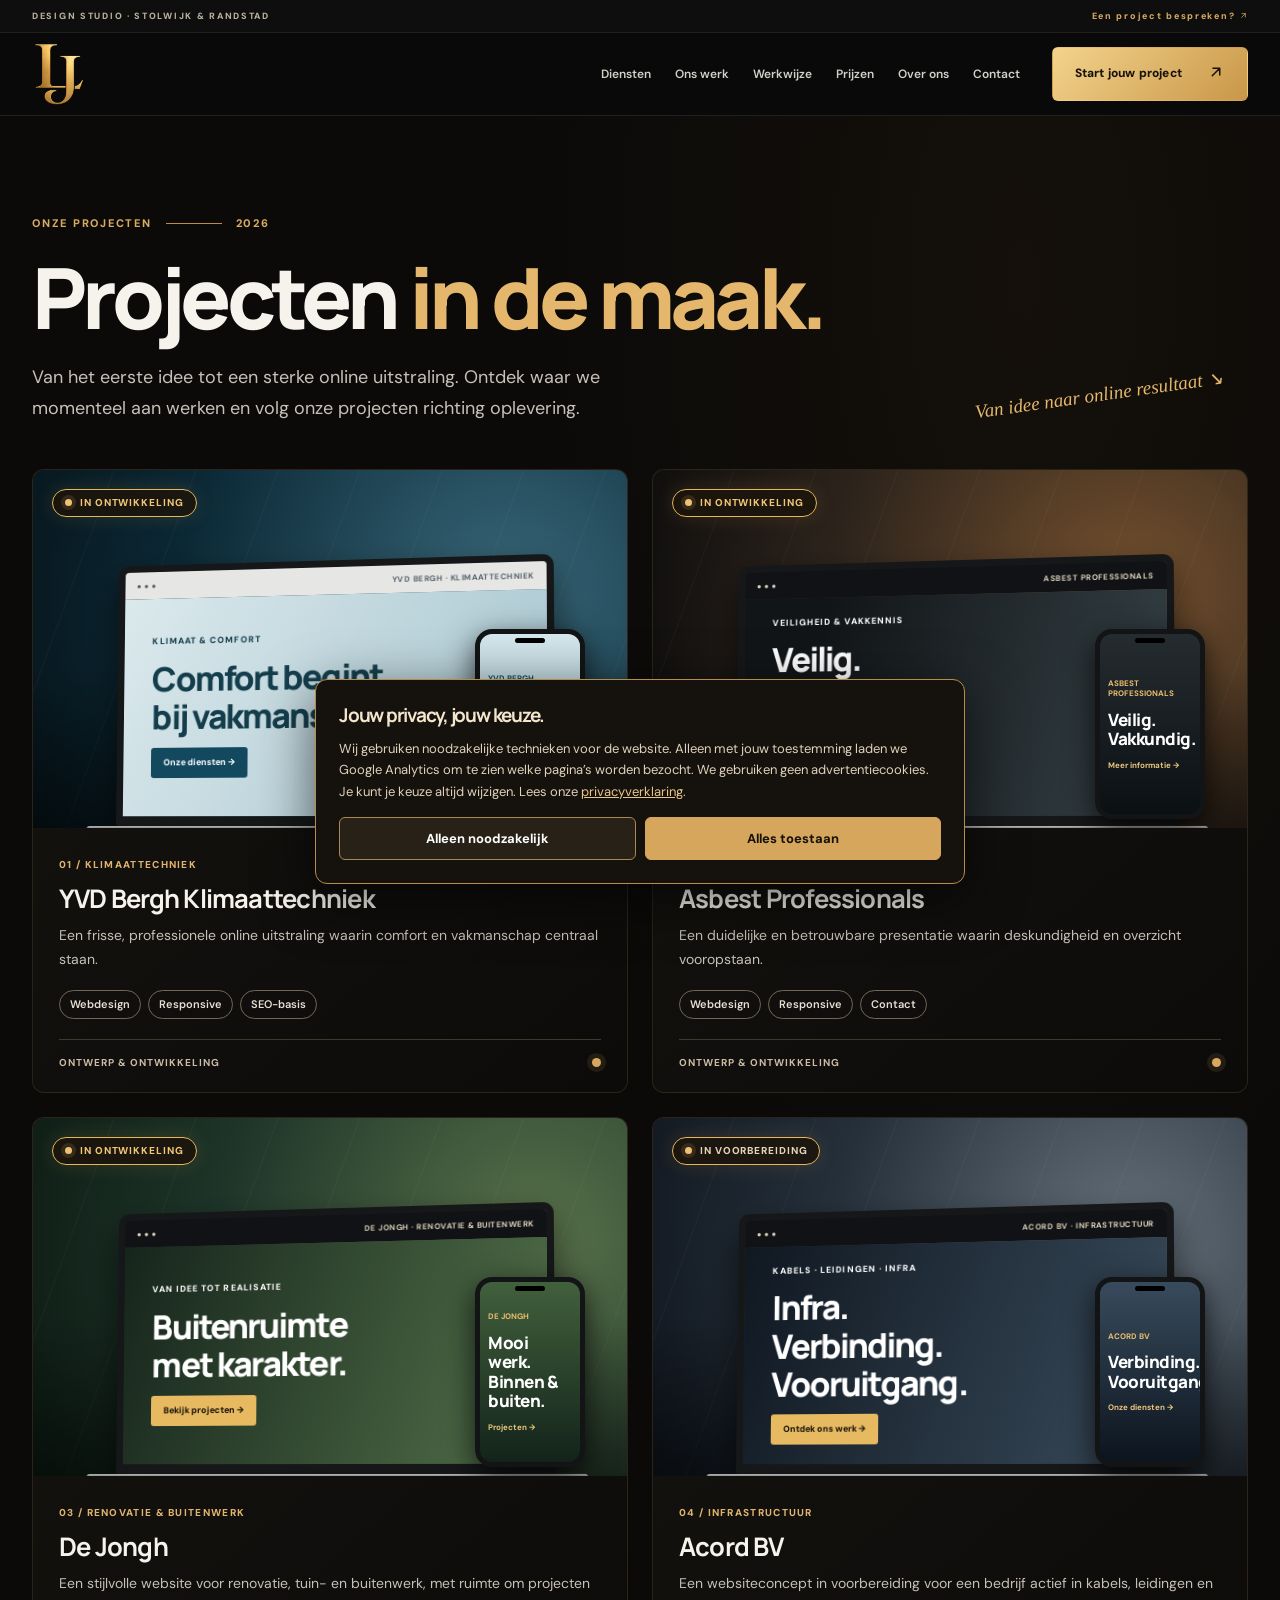
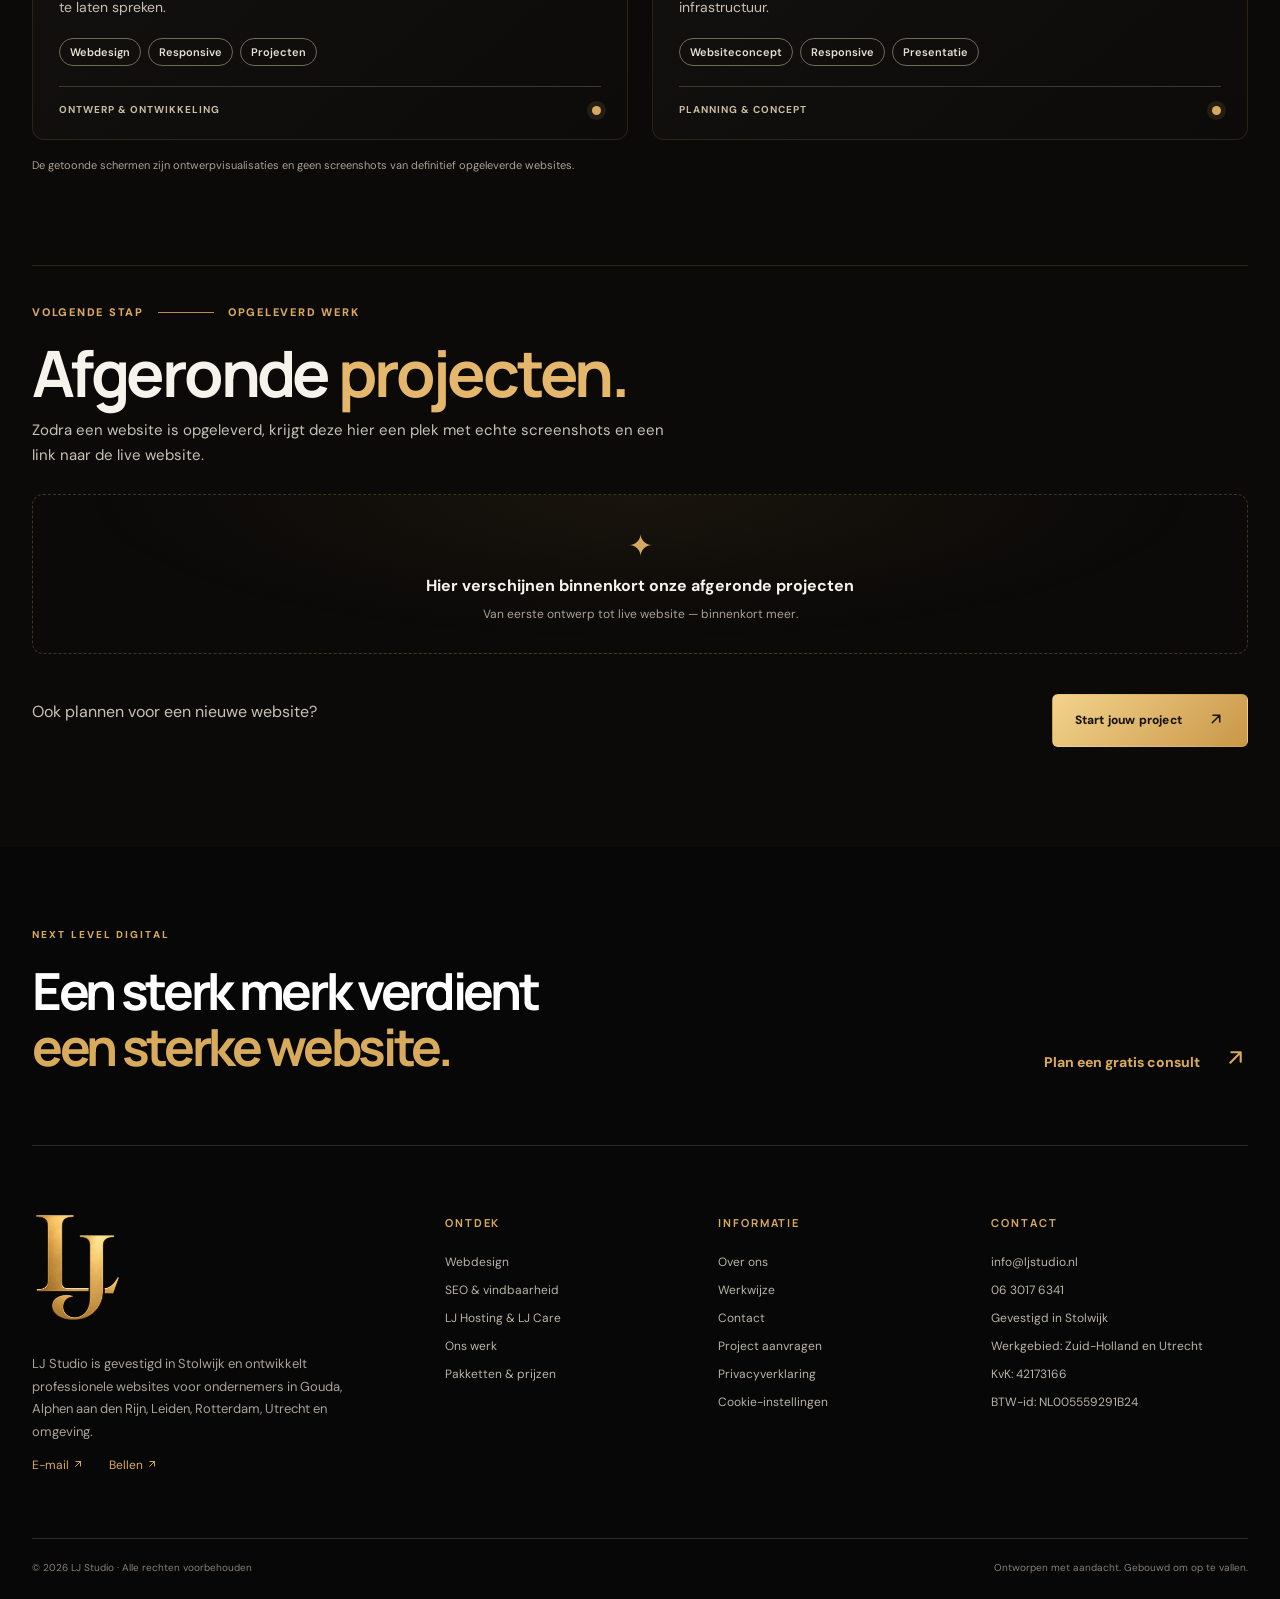
<file: portfolio.html>
<!DOCTYPE html>
<html lang="nl">
<head>
<meta charset="utf-8"/>
<meta content="width=device-width,initial-scale=1" name="viewport"/>
<meta content="#080808" name="theme-color"/>

<title>Webdesign portfolio &amp; websiteconcepten | LJ Studio</title>
<meta content="Bekijk het webdesign portfolio van LJ Studio: websiteprojecten in ontwikkeling en afgeronde projecten. Gevestigd in Stolwijk, actief in de Randstad." name="description"/>

<link href="https://www.ljstudio.nl/portfolio.html" rel="canonical"/>

<meta content="website" property="og:type"/>
<meta content="nl_NL" property="og:locale"/>
<meta content="LJ Studio" property="og:site_name"/>
<meta content="Webdesign portfolio &amp; websiteconcepten | LJ Studio" property="og:title"/>
<meta content="Ontdek websiteprojecten in ontwikkeling en creatieve designconcepten van LJ Studio, gevestigd in Stolwijk en actief in Gouda, Leiden, Rotterdam, Utrecht en omgeving." property="og:description"/>
<meta content="https://www.ljstudio.nl/portfolio.html" property="og:url"/>

<link href="assets/favicon.svg" rel="icon" type="image/svg+xml"/>
<link href="assets/style.css" rel="stylesheet"/>

<script type="application/ld+json">
{
  "@context": "https://schema.org",
  "@type": "ProfessionalService",
  "name": "LJ Studio",
  "url": "https://www.ljstudio.nl/",
  "email": "info@ljstudio.nl",
  "telephone": "+31 6 30176341",
  "vatID": "NL005559291B24",
  "address": {
    "@type": "PostalAddress",
    "addressLocality": "Stolwijk",
    "addressCountry": "NL"
  },
  "areaServed": [
    {"@type": "Place", "name": "Stolwijk"},
    {"@type": "City", "name": "Gouda"},
    {"@type": "City", "name": "Alphen aan den Rijn"},
    {"@type": "City", "name": "Leiden"},
    {"@type": "City", "name": "Rotterdam"},
    {"@type": "City", "name": "Utrecht"}
  ],
  "description": "LJ Studio is een webdesignstudio gevestigd in Stolwijk. Wij ontwerpen professionele websites en bieden SEO en websiteonderhoud voor ondernemers in Gouda, Alphen aan den Rijn, Leiden, Rotterdam, Utrecht en omgeving."
}
</script>

<script defer="" src="assets/script.js"></script>
<style>
/* LJ Studio portfolio 2026 - scoped, mobile-first, no external images */
.ljp-section{background:radial-gradient(ellipse at 80% 7%,#5a3b171e,transparent 35%),#0b0a09;color:#f6f3ed;padding:95px 0 100px;overflow:hidden}
.ljp-intro{position:relative;margin-bottom:44px}
.ljp-eyebrow{display:inline-flex;align-items:center;gap:14px;font:800 11px/1.4 "DM Sans",sans-serif;letter-spacing:.16em;color:#d9ab62}
.ljp-line{display:inline-block;width:56px;height:1px;background:#bb8c45}
.ljp-intro h1{font-size:clamp(43px,6.6vw,88px);line-height:1.06;letter-spacing:-.055em;margin:20px 0}
.ljp-intro h1 em,.ljp-finished h2 em{font-style:normal;color:#e5b76d}
.ljp-intro>p{max-width:660px;font-size:clamp(15px,1.5vw,18px);line-height:1.75;color:#c8c1b8}
.ljp-handwritten{position:absolute;right:2%;bottom:16px;color:#e5b76d;font:italic 19px/1.4 Georgia,serif;transform:rotate(-8deg)}
.ljp-grid{display:grid;grid-template-columns:repeat(2,minmax(0,1fr));gap:24px}
.ljp-card{min-width:0;background:linear-gradient(140deg,#161410,#0c0b0a);border:1px solid #5e4a315c;border-radius:12px;overflow:hidden;transition:border-color .3s,transform .3s,box-shadow .3s;animation:ljp-arrive .7s both}
.ljp-card:nth-child(2){animation-delay:.1s}.ljp-card:nth-child(3){animation-delay:.2s}.ljp-card:nth-child(4){animation-delay:.3s}
.ljp-card:hover{border-color:#c99b55;transform:translateY(-5px);box-shadow:0 24px 60px #0007}
.ljp-visual{height:clamp(250px,28vw,370px);position:relative;isolation:isolate;overflow:hidden;display:flex;align-items:flex-end;justify-content:center;padding:46px 18px 0}
.ljp-yvd .ljp-visual{background:radial-gradient(circle at 80% 35%,#386779,#0b2835 62%,#07151b)}
.ljp-asbest .ljp-visual{background:radial-gradient(circle at 80% 35%,#76512e,#2d241c 55%,#0b0b0c)}
.ljp-dejongh .ljp-visual{background:radial-gradient(circle at 85% 35%,#59724a,#1e3529 57%,#0d1b14)}
.ljp-acord .ljp-visual{background:radial-gradient(circle at 80% 35%,#66717b,#25303b 55%,#10161e)}
.ljp-visual:before{content:"";position:absolute;inset:0;background:linear-gradient(transparent 55%,#0007),repeating-linear-gradient(110deg,transparent 0 75px,#ffffff06 76px 77px);pointer-events:none}
.ljp-status{position:absolute;top:19px;left:19px;z-index:5;border:1px solid #e6b65c;background:#1c160de6;color:#f0c677;border-radius:30px;padding:8px 12px;display:inline-flex;align-items:center;gap:8px;font:800 10px/1 "DM Sans",sans-serif;letter-spacing:.09em;box-shadow:0 0 20px #e4ad4b24}
.ljp-status i{width:7px;height:7px;background:#edc274;border-radius:50%;box-shadow:0 0 0 4px #e6b65c22;animation:ljp-pulse 2.6s infinite}
.ljp-status-planning{color:#e6d4b6}
.ljp-laptop{width:79%;max-width:490px;position:relative;z-index:2;transform:perspective(800px) rotateY(-5deg) rotateX(2deg) translateY(9px);transform-origin:bottom center;transition:transform .5s}
.ljp-card:hover .ljp-laptop{transform:perspective(800px) rotateY(0) rotateX(0) translateY(2px)}
.ljp-screen{height:clamp(185px,21vw,288px);border:7px solid #151719;border-bottom-width:10px;border-radius:11px 11px 3px 3px;overflow:hidden;box-shadow:0 16px 35px #0008;display:flex;flex-direction:column}
.ljp-browser{height:28px;flex:none;background:#e6e6e4;color:#57646c;display:flex;align-items:center;justify-content:space-between;gap:5px;padding:0 12px;font:700 8px/1 "DM Sans",sans-serif;letter-spacing:.06em;white-space:nowrap;overflow:hidden}
.ljp-screen-body{flex:1;min-height:0;display:flex;flex-direction:column;align-items:flex-start;justify-content:center;gap:12px;padding:clamp(12px,2.3vw,30px)}
.ljp-screen-body small{font:800 9px/1.3 "DM Sans",sans-serif;letter-spacing:.12em}
.ljp-screen-body strong{font:800 clamp(19px,2.7vw,37px)/1.14 Manrope,sans-serif;letter-spacing:-.055em}
.ljp-screen-btn{display:inline-block;padding:10px 13px;border-radius:3px;font:800 9px/1.2 "DM Sans",sans-serif}
.ljp-screen-yvd .ljp-screen-body{background:linear-gradient(120deg,#dbe9ec,#a6c5cf);color:#153e4d}
.ljp-screen-yvd .ljp-screen-btn{background:#12495f;color:white}
.ljp-screen-asbest .ljp-browser,.ljp-screen-dejongh .ljp-browser,.ljp-screen-acord .ljp-browser{background:#101215;color:#ddd1ba}
.ljp-screen-asbest .ljp-screen-body{background:linear-gradient(105deg,#121517 18%,#354146);color:white}
.ljp-screen-dejongh .ljp-screen-body{background:linear-gradient(110deg,#16251c,#527049);color:#fff}
.ljp-screen-acord .ljp-screen-body{background:linear-gradient(110deg,#101821,#394b5b);color:#fff}
.ljp-screen-asbest .ljp-screen-btn,.ljp-screen-dejongh .ljp-screen-btn,.ljp-screen-acord .ljp-screen-btn{background:#e7b960;color:#15110b}
.ljp-base{height:11px;margin:0 -7%;border-radius:3px 3px 50% 50%;background:linear-gradient(#b8b9b7,#454749 50%,#141617);box-shadow:0 9px 10px #0009}
.ljp-phone{position:absolute;z-index:3;bottom:9px;right:7%;width:22%;max-width:110px;height:53%;max-height:235px;border:5px solid #121415;border-radius:17px;background:#132b34;color:#fff;box-shadow:0 10px 30px #000b;display:flex;flex-direction:column;align-items:flex-start;justify-content:center;gap:11px;padding:15px 8px;overflow:hidden}
.ljp-phone-notch{position:absolute;top:4px;left:35%;width:30%;height:5px;border-radius:8px;background:#000}
.ljp-phone small{font:800 8px/1.3 "DM Sans",sans-serif;color:#e5b96d}
.ljp-phone strong{font:800 clamp(10px,1.4vw,17px)/1.15 Manrope,sans-serif;letter-spacing:-.03em}
.ljp-phone>span{font:700 8px/1.3 "DM Sans",sans-serif;color:#e9c57c}
.ljp-phone-yvd{background:linear-gradient(#d5e7ec,#7ca9b6);color:#163f4d}.ljp-phone-yvd small,.ljp-phone-yvd>span{color:#15506a}
.ljp-phone-asbest{background:linear-gradient(#252c30,#0b1013)}
.ljp-phone-dejongh{background:linear-gradient(#41603c,#13231a)}
.ljp-phone-acord{background:linear-gradient(#384b5c,#0c141e)}
.ljp-details{padding:24px 26px 22px}
.ljp-type{font:800 10px/1.3 "DM Sans",sans-serif;letter-spacing:.13em;color:#e0b36e}
.ljp-details h2{font-size:clamp(20px,2vw,26px);letter-spacing:-.03em;line-height:1.3;margin:9px 0}
.ljp-details p{font-size:14px;line-height:1.7;color:#c7c0b7;min-height:48px;margin:0 0 18px}
.ljp-tags{display:flex;flex-wrap:wrap;gap:7px}
.ljp-tags span{border:1px solid #736758;padding:6px 10px;border-radius:15px;font:600 11px/1.3 "DM Sans",sans-serif;color:#e6dfd4}
.ljp-phase{border-top:1px solid #40382f;margin-top:20px;padding-top:16px;display:flex;align-items:center;justify-content:space-between;gap:10px;color:#cbbca5;font:700 10px/1.4 "DM Sans",sans-serif;text-transform:uppercase;letter-spacing:.1em}
.ljp-phase-dot{width:9px;height:9px;flex:none;border-radius:50%;background:#d9a75e;box-shadow:0 0 0 5px #d9a75e1c}
.ljp-disclaimer{margin:17px 0 0;color:#a9a095;font-size:11px;line-height:1.6}
.ljp-finished{margin-top:90px;padding-top:34px;border-top:1px solid #69503260}
.ljp-finished h2{font-size:clamp(37px,5vw,64px);letter-spacing:-.05em;margin:17px 0 10px}
.ljp-finished>p{max-width:650px;color:#c8c1b8;font-size:15px;line-height:1.7}
.ljp-empty{border:1px dashed #866c486e;border-radius:11px;background:radial-gradient(ellipse at 50% 0,#a7773217,transparent 65%);min-height:160px;margin-top:25px;padding:28px;display:flex;align-items:center;justify-content:center;flex-direction:column;text-align:center;gap:10px}
.ljp-empty-icon{font-size:30px;color:#d5a961}.ljp-empty strong{font-size:16px}.ljp-empty>span:last-child{color:#a9a095;font-size:12px}
.ljp-end{display:flex;justify-content:space-between;align-items:center;gap:20px;flex-wrap:wrap;margin-top:40px}.ljp-end p{color:#c8c1b8}
@keyframes ljp-arrive{from{opacity:0;transform:translateY(18px)}to{opacity:1;transform:translateY(0)}}
@keyframes ljp-pulse{50%{box-shadow:0 0 0 7px #e6b65c10}}
@media(max-width:960px){.ljp-handwritten{display:none}.ljp-visual{height:290px}.ljp-screen{height:210px}.ljp-screen-body strong{font-size:24px}.ljp-phone strong{font-size:12px}}
@media(max-width:720px){.ljp-section{padding:65px 0 75px}.ljp-grid{grid-template-columns:minmax(0,1fr);gap:20px}.ljp-visual{height:330px}.ljp-screen{height:250px}.ljp-screen-body strong{font-size:clamp(23px,5vw,35px)}.ljp-phone strong{font-size:15px}.ljp-intro{margin-bottom:30px}.ljp-finished{margin-top:65px}}
@media(max-width:400px){.ljp-visual{height:265px}.ljp-screen{height:190px}.ljp-screen-body strong{font-size:21px}.ljp-phone{right:4%;height:51%;padding:10px 6px}.ljp-phone strong{font-size:11px}.ljp-details{padding:21px}.ljp-screen-body{gap:8px}.ljp-screen-btn{padding:7px;font-size:8px}}
@media(prefers-reduced-motion:reduce){.ljp-card,.ljp-status i{animation:none}.ljp-card,.ljp-laptop{transition:none}}
</style>
</head>

<body>
<a class="skip-link" href="#main">Direct naar inhoud</a>

<div class="topbar">
  <div class="container topbar-inner">
    <span>DESIGN STUDIO · STOLWIJK &amp; RANDSTAD</span>
    <a href="contact.html">Een project bespreken? <span aria-hidden="true">↗</span></a>
  </div>
</div>

<header class="header">
  <div class="container header-inner">

    <a aria-label="LJ Studio - naar de homepage" class="logo" href="index.html">
      <span class="logo-monogram">L<span>J</span><i>.</i></span>
      <span class="logo-word">STUDIO<small>PREMIUM DIGITAL EXPERIENCES</small></span>
    </a>

    <button aria-controls="main-nav" aria-expanded="false" aria-label="Open navigatiemenu" class="menu-toggle" data-menu-toggle="" type="button">
      <span></span><span></span>
    </button>

    <nav aria-label="Hoofdnavigatie" class="nav" data-nav="" id="main-nav">
      <a href="diensten.html">Diensten</a>
      <a href="portfolio.html">Ons werk</a>
      <a href="werkwijze.html">Werkwijze</a>
      <a href="prijzen.html">Prijzen</a>
      <a href="over-ons.html">Over ons</a><a href="contact.html">Contact</a>
      <a class="nav-mobile-cta" href="aanvraag.html">Start jouw project ↗</a>
    </nav>

    <a class="btn btn-gold header-cta" href="aanvraag.html">
      Start jouw project <span>↗</span>
    </a>

  </div>
</header>

<main id="main">

<section class="ljp-section" aria-labelledby="ljp-title">
  <div class="container">
    <div class="ljp-intro">
      <span class="ljp-eyebrow">ONZE PROJECTEN <span class="ljp-line"></span> 2026</span>
      <h1 id="ljp-title">Projecten <em>in de maak.</em></h1>
      <p>Van het eerste idee tot een sterke online uitstraling. Ontdek waar we momenteel aan werken en volg onze projecten richting oplevering.</p>
      <span class="ljp-handwritten" aria-hidden="true">Van idee naar online resultaat ↘</span>
    </div>
    <div class="ljp-grid">
      <article class="ljp-card ljp-yvd">
        <div class="ljp-visual">
          <span class="ljp-status"><i></i> IN ONTWIKKELING</span>
          <div class="ljp-laptop">
            <div class="ljp-screen ljp-screen-yvd">
              <div class="ljp-browser"><span>● ● ●</span><span>YVD BERGH · KLIMAATTECHNIEK</span></div>
              <div class="ljp-screen-body"><small>KLIMAAT &amp; COMFORT</small><strong>Comfort begint<br>bij vakmanschap.</strong><span class="ljp-screen-btn">Onze diensten <span aria-hidden="true">→</span></span></div>
            </div>
            <div class="ljp-base"></div>
          </div>
          <div class="ljp-phone ljp-phone-yvd"><div class="ljp-phone-notch"></div><small>YVD BERGH</small><strong>Comfort.<br>In elk seizoen.</strong><span>Ontdek meer →</span></div>
        </div>
        <div class="ljp-details"><span class="ljp-type">01 / KLIMAATTECHNIEK</span><h2>YVD Bergh Klimaattechniek</h2><p>Een frisse, professionele online uitstraling waarin comfort en vakmanschap centraal staan.</p><div class="ljp-tags"><span>Webdesign</span><span>Responsive</span><span>SEO-basis</span></div><div class="ljp-phase"><span>Ontwerp &amp; ontwikkeling</span><span class="ljp-phase-dot" aria-hidden="true"></span></div></div>
      </article>
      <article class="ljp-card ljp-asbest">
        <div class="ljp-visual">
          <span class="ljp-status"><i></i> IN ONTWIKKELING</span>
          <div class="ljp-laptop"><div class="ljp-screen ljp-screen-asbest">
            <div class="ljp-browser"><span>● ● ●</span><span>ASBEST PROFESSIONALS</span></div>
            <div class="ljp-screen-body"><small>VEILIGHEID &amp; VAKKENNIS</small><strong>Veilig.<br>Vakkundig.<br>Zorgeloos.</strong><span class="ljp-screen-btn">Bekijk onze diensten →</span></div>
          </div><div class="ljp-base"></div></div>
          <div class="ljp-phone ljp-phone-asbest"><div class="ljp-phone-notch"></div><small>ASBEST PROFESSIONALS</small><strong>Veilig.<br>Vakkundig.</strong><span>Meer informatie →</span></div>
        </div>
        <div class="ljp-details"><span class="ljp-type">02 / ASBESTDIENSTVERLENING</span><h2>Asbest Professionals</h2><p>Een duidelijke en betrouwbare presentatie waarin deskundigheid en overzicht vooropstaan.</p><div class="ljp-tags"><span>Webdesign</span><span>Responsive</span><span>Contact</span></div><div class="ljp-phase"><span>Ontwerp &amp; ontwikkeling</span><span class="ljp-phase-dot" aria-hidden="true"></span></div></div>
      </article>
      <article class="ljp-card ljp-dejongh">
        <div class="ljp-visual">
          <span class="ljp-status"><i></i> IN ONTWIKKELING</span>
          <div class="ljp-laptop"><div class="ljp-screen ljp-screen-dejongh">
            <div class="ljp-browser"><span>● ● ●</span><span>DE JONGH · RENOVATIE &amp; BUITENWERK</span></div>
            <div class="ljp-screen-body"><small>VAN IDEE TOT REALISATIE</small><strong>Buitenruimte<br>met karakter.</strong><span class="ljp-screen-btn">Bekijk projecten →</span></div>
          </div><div class="ljp-base"></div></div>
          <div class="ljp-phone ljp-phone-dejongh"><div class="ljp-phone-notch"></div><small>DE JONGH</small><strong>Mooi werk.<br>Binnen &amp; buiten.</strong><span>Projecten →</span></div>
        </div>
        <div class="ljp-details"><span class="ljp-type">03 / RENOVATIE &amp; BUITENWERK</span><h2>De Jongh</h2><p>Een stijlvolle website voor renovatie, tuin- en buitenwerk, met ruimte om projecten te laten spreken.</p><div class="ljp-tags"><span>Webdesign</span><span>Responsive</span><span>Projecten</span></div><div class="ljp-phase"><span>Ontwerp &amp; ontwikkeling</span><span class="ljp-phase-dot" aria-hidden="true"></span></div></div>
      </article>
      <article class="ljp-card ljp-acord">
        <div class="ljp-visual">
          <span class="ljp-status ljp-status-planning"><i></i> IN VOORBEREIDING</span>
          <div class="ljp-laptop"><div class="ljp-screen ljp-screen-acord">
            <div class="ljp-browser"><span>● ● ●</span><span>ACORD BV · INFRASTRUCTUUR</span></div>
            <div class="ljp-screen-body"><small>KABELS · LEIDINGEN · INFRA</small><strong>Infra.<br>Verbinding.<br>Vooruitgang.</strong><span class="ljp-screen-btn">Ontdek ons werk →</span></div>
          </div><div class="ljp-base"></div></div>
          <div class="ljp-phone ljp-phone-acord"><div class="ljp-phone-notch"></div><small>ACORD BV</small><strong>Verbinding.<br>Vooruitgang.</strong><span>Onze diensten →</span></div>
        </div>
        <div class="ljp-details"><span class="ljp-type">04 / INFRASTRUCTUUR</span><h2>Acord BV</h2><p>Een websiteconcept in voorbereiding voor een bedrijf actief in kabels, leidingen en infrastructuur.</p><div class="ljp-tags"><span>Websiteconcept</span><span>Responsive</span><span>Presentatie</span></div><div class="ljp-phase"><span>Planning &amp; concept</span><span class="ljp-phase-dot" aria-hidden="true"></span></div></div>
      </article>
    </div>
    <p class="ljp-disclaimer">De getoonde schermen zijn ontwerpvisualisaties en geen screenshots van definitief opgeleverde websites.</p>
    <div class="ljp-finished">
      <span class="ljp-eyebrow">VOLGENDE STAP <span class="ljp-line"></span> OPGELEVERD WERK</span>
      <h2>Afgeronde <em>projecten.</em></h2>
      <p>Zodra een website is opgeleverd, krijgt deze hier een plek met echte screenshots en een link naar de live website.</p>
      <div class="ljp-empty"><span class="ljp-empty-icon" aria-hidden="true">✦</span><strong>Hier verschijnen binnenkort onze afgeronde projecten</strong><span>Van eerste ontwerp tot live website — binnenkort meer.</span></div>
    </div>
    <div class="ljp-end"><p>Ook plannen voor een nieuwe website?</p><a class="btn btn-gold" href="aanvraag.html">Start jouw project <span aria-hidden="true">↗</span></a></div>
  </div>
</section>

</main>

<footer class="footer">
  <div class="container">

    <div class="footer-intro">
      <div>
        <span class="eyebrow">NEXT LEVEL DIGITAL</span>
        <h2>Een sterk merk verdient<br/><em>een sterke website.</em></h2>
      </div>
      <a class="footer-cta" href="contact.html">
        Plan een gratis consult <span>↗</span>
      </a>
    </div>

    <div class="footer-grid">

      <div class="footer-brand">
        <a class="logo" href="index.html">
          <span class="logo-monogram">L<span>J</span><i>.</i></span>
          <span class="logo-word">STUDIO<small>PREMIUM DIGITAL EXPERIENCES</small></span>
        </a>

        <p>LJ Studio is gevestigd in Stolwijk en ontwikkelt professionele websites voor ondernemers in Gouda, Alphen aan den Rijn, Leiden, Rotterdam, Utrecht en omgeving.</p>

        <div class="social-row">
          <a href="mailto:info@ljstudio.nl">E-mail ↗</a>
          <a href="tel:+31630176341">Bellen ↗</a>
        </div>
      </div>

      <div class="footer-col">
        <h3>ONTDEK</h3>
        <a href="websites.html">Webdesign</a>
        <a href="seo.html">SEO &amp; vindbaarheid</a>
        <a href="onderhoud.html">LJ Hosting &amp; LJ Care</a>
        <a href="portfolio.html">Ons werk</a>
        <a href="prijzen.html">Pakketten &amp; prijzen</a>
      </div>

      <div class="footer-col">
        <h3>INFORMATIE</h3>
        <a href="over-ons.html">Over ons</a>
        <a href="werkwijze.html">Werkwijze</a>
        <a href="contact.html">Contact</a>
        <a href="aanvraag.html">Project aanvragen</a>
        <a href="privacyverklaring.html">Privacyverklaring</a>
      </div>

      <div class="footer-col">
        <h3>CONTACT</h3>
        <a href="mailto:info@ljstudio.nl">info@ljstudio.nl</a>
        <a href="tel:+31630176341">06 3017 6341</a>
        <span>Gevestigd in Stolwijk</span>
        <span>Werkgebied: Zuid-Holland en Utrecht</span>
        <span>KvK: 42173166</span>
        <span>BTW-id: NL005559291B24</span>
      </div>

    </div>

    <div class="footer-bottom">
      <span>© <span data-year="">2026</span> LJ Studio · Alle rechten voorbehouden</span>
      <span>Ontworpen met aandacht. Gebouwd om op te vallen.</span>
    </div>

  </div>
</footer>

</body>
</html>
</file>
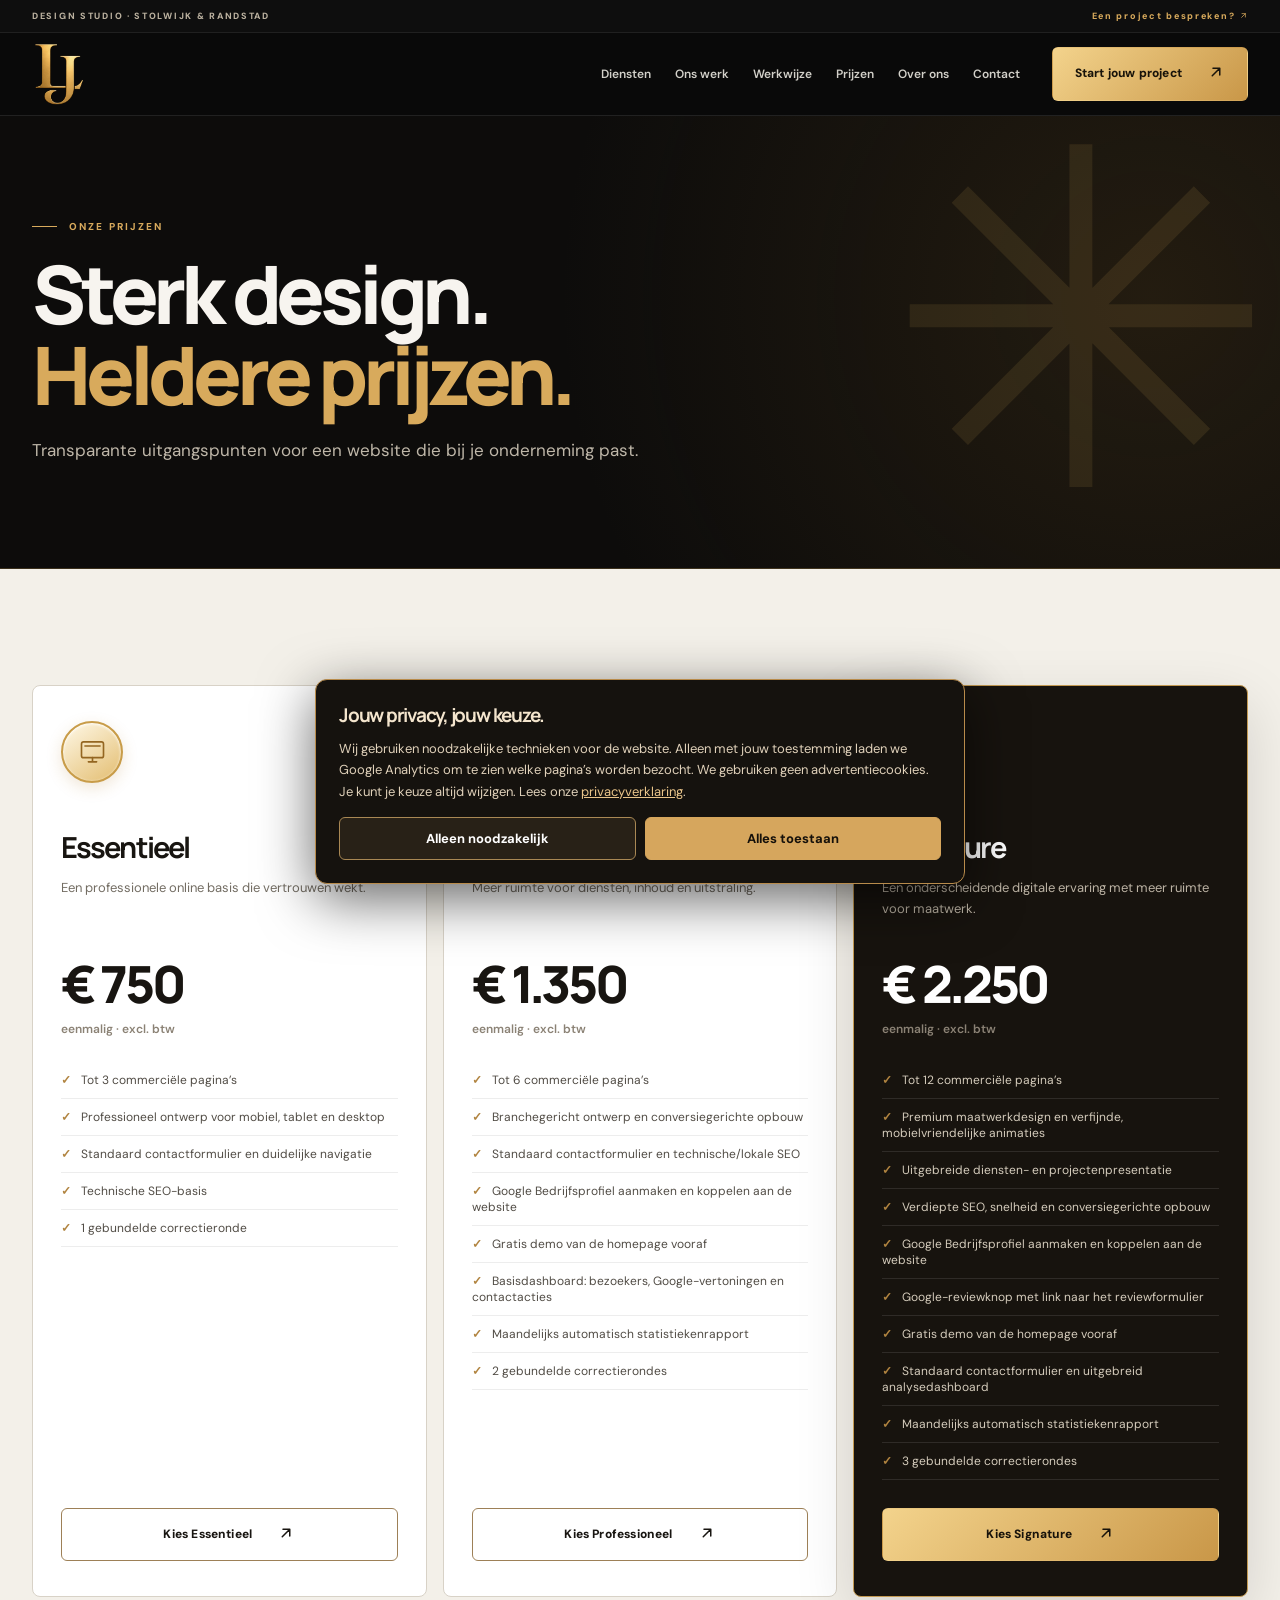
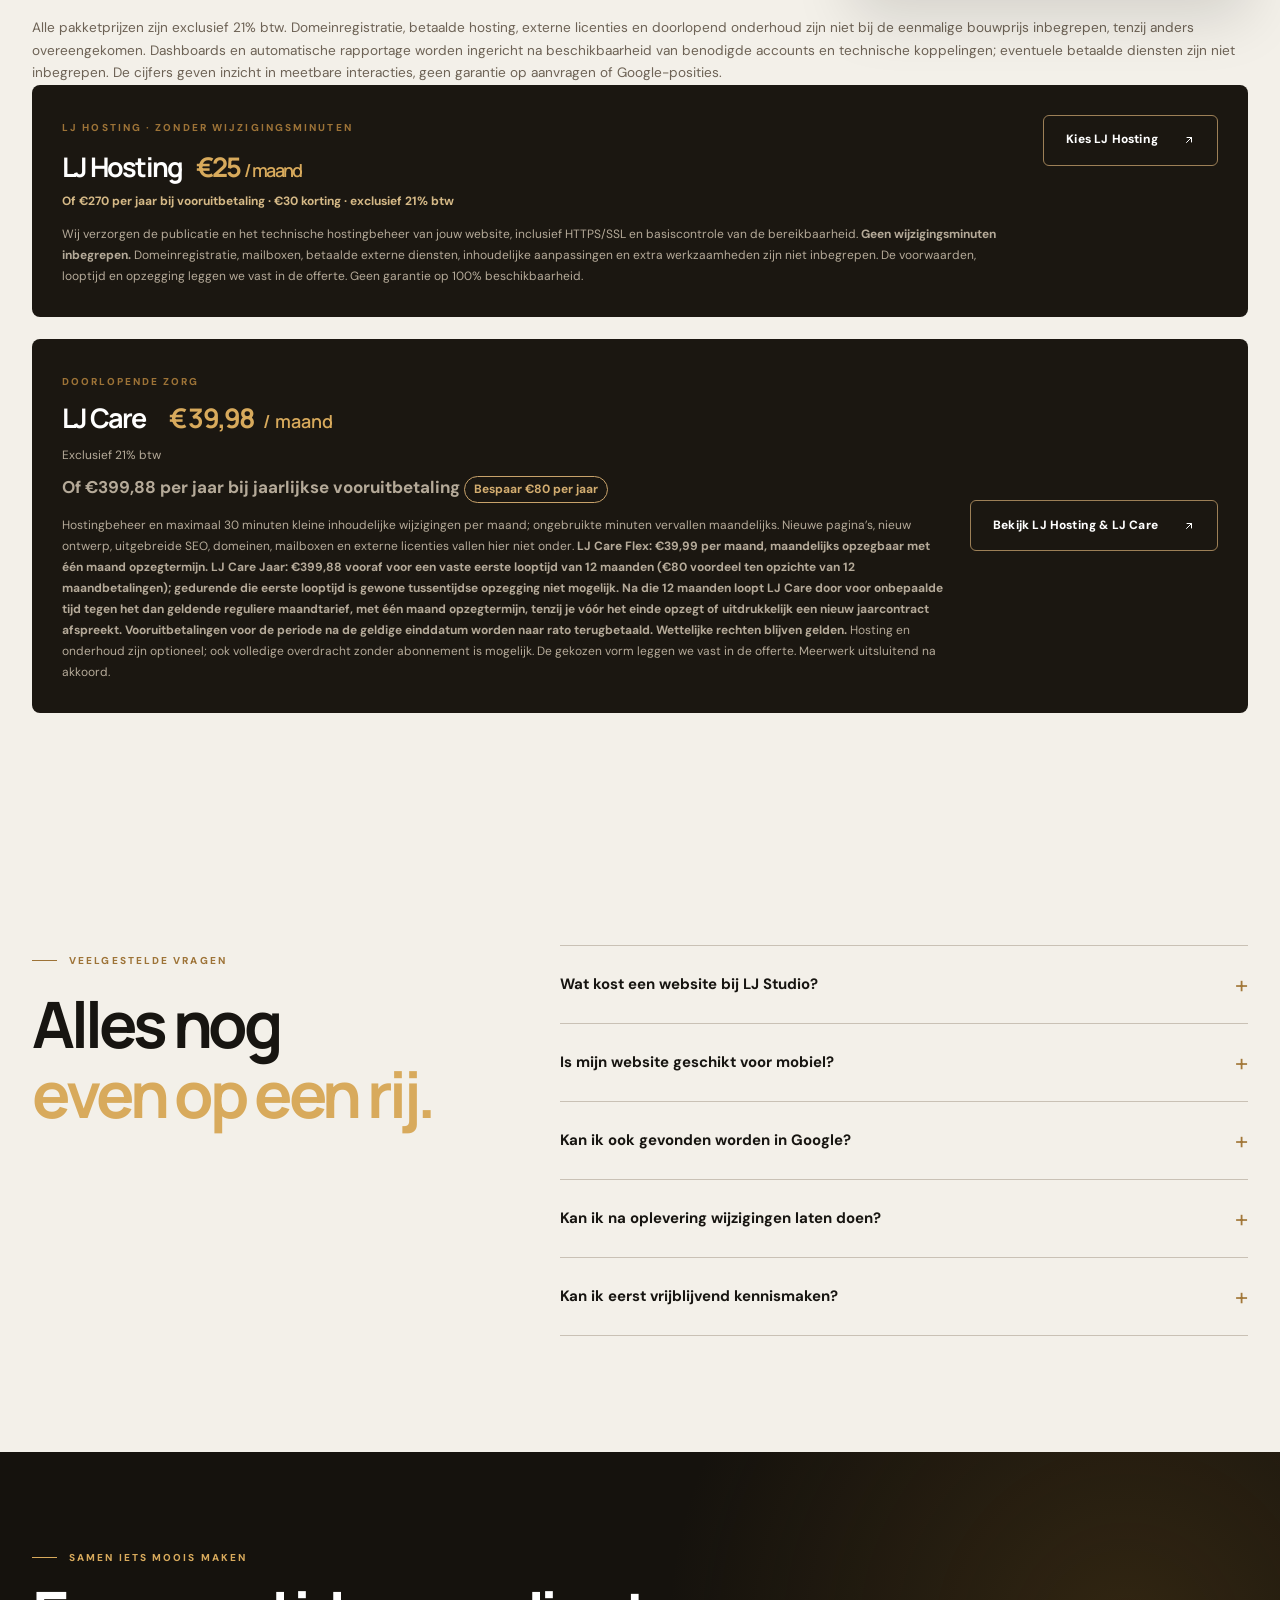
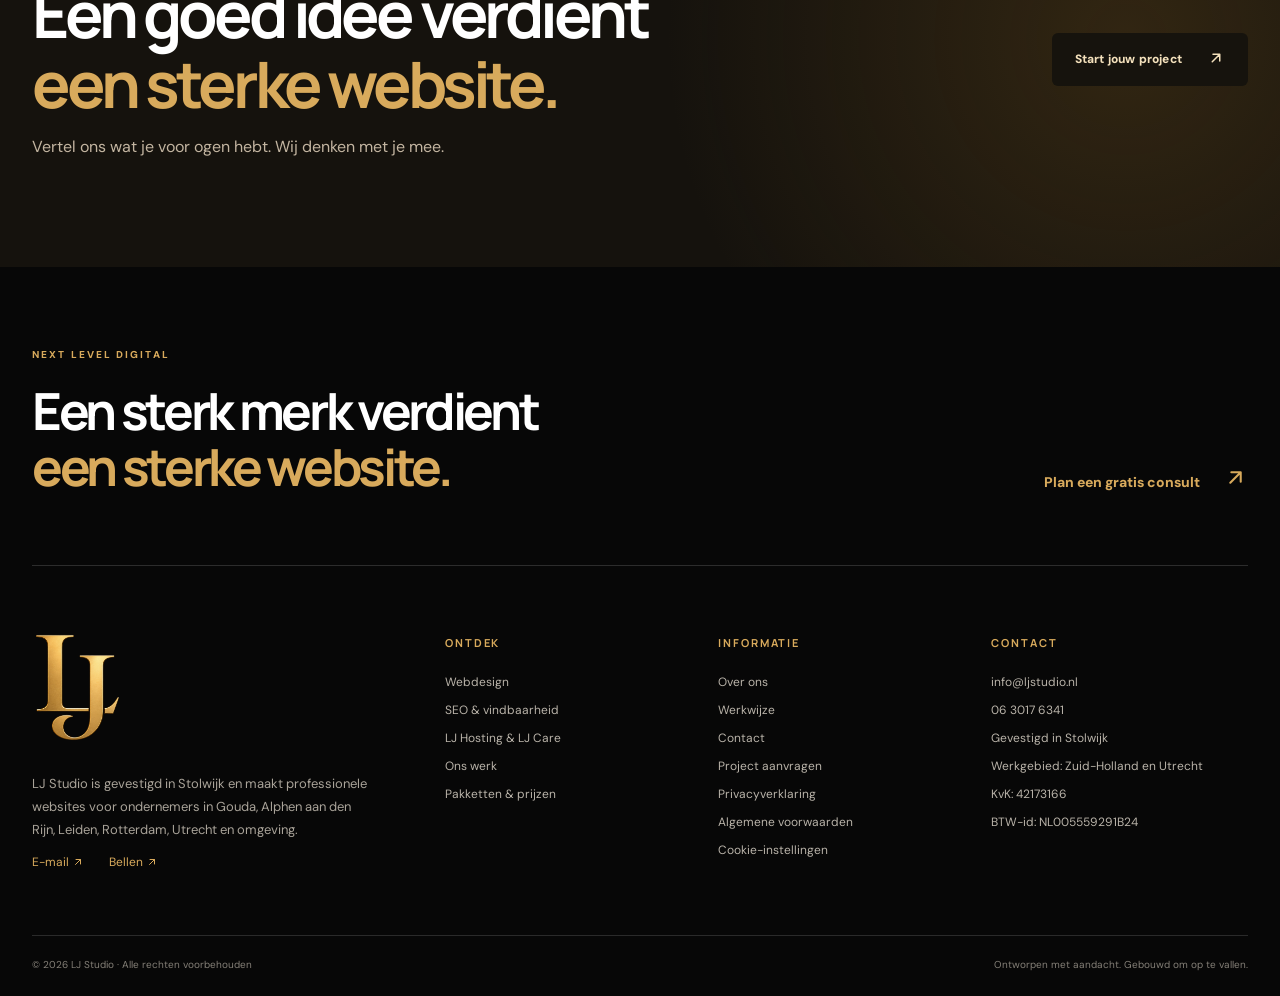
<file: prijzen.html>
<!DOCTYPE html>
<html lang="nl">
<head>
<meta charset="utf-8"/>
<meta content="width=device-width,initial-scale=1" name="viewport"/>
<meta content="#080808" name="theme-color"/>
<title>Website laten maken: prijzen &amp; pakketten | LJ Studio</title>
<meta content="Wat kost een professionele website? Ontdek de webdesign pakketten van LJ Studio vanaf €750. Gevestigd in Stolwijk, actief in Gouda en de Randstad." name="description"/>
<link href="https://www.ljstudio.nl/prijzen.html" rel="canonical"/>
<meta content="website" property="og:type"/>
<meta content="nl_NL" property="og:locale"/>
<meta content="LJ Studio" property="og:site_name"/>
<meta content="Website laten maken: prijzen &amp; pakketten | LJ Studio" property="og:title"/>
<meta content="Bekijk de websitepakketten van LJ Studio: Essentieel €750, Professioneel €1.350 en Signature €2.250. Websiteonderhoud via LJ Care voor €39,99 per maand, exclusief btw." property="og:description"/>
<meta content="https://www.ljstudio.nl/prijzen.html" property="og:url"/>
<link href="assets/favicon.svg" rel="icon" type="image/svg+xml"/>
<link href="assets/style.css" rel="stylesheet"/>

<script type="application/ld+json">
{
  "@context": "https://schema.org",
  "@type": "ProfessionalService",
  "name": "LJ Studio",
  "url": "https://www.ljstudio.nl/",
  "email": "info@ljstudio.nl",
  "telephone": "+31 6 30176341",
  "vatID": "NL005559291B24",
  "address": {
    "@type": "PostalAddress",
    "addressLocality": "Stolwijk",
    "addressCountry": "NL"
  },
  "areaServed": [
    {"@type": "Place", "name": "Stolwijk"},
    {"@type": "City", "name": "Gouda"},
    {"@type": "City", "name": "Alphen aan den Rijn"},
    {"@type": "City", "name": "Leiden"},
    {"@type": "City", "name": "Rotterdam"},
    {"@type": "City", "name": "Utrecht"}
  ],
  "description": "LJ Studio is gevestigd in Stolwijk en biedt professioneel webdesign, SEO en websiteonderhoud aan ondernemers in Gouda, Alphen aan den Rijn, Leiden, Rotterdam, Utrecht en omgeving."
}
</script>

<script defer="" src="assets/script.js"></script>
<style id="lj-prices-emblems-20261016">.lj-prices-emblems .price-card{position:relative;overflow:hidden}.lj-prices-emblems .lj-plan-emblem{width:62px;height:62px;display:grid;place-items:center;border-radius:50%;background:linear-gradient(145deg,#fff9e8,#e3bd70);border:2px solid #c89c49;box-shadow:0 5px 16px rgba(171,119,36,.18),inset 0 1px 3px #fff;margin:0 0 20px}.lj-prices-emblems .lj-plan-emblem svg{width:33px;height:33px;fill:none;stroke:#946621;stroke-width:2.4;stroke-linecap:round;stroke-linejoin:round}.lj-prices-emblems .lj-plan-emblem-2{background:linear-gradient(145deg,#a47b37,#231b14);border-color:#d6a64d;box-shadow:0 5px 18px rgba(175,116,26,.27)}.lj-prices-emblems .lj-plan-emblem-2 svg{stroke:#f8d994}.lj-prices-emblems .lj-plan-emblem-3{background:linear-gradient(145deg,#3a3329,#0e0e0e);border-color:#caa45e}.lj-prices-emblems .lj-plan-emblem-3 svg{stroke:#e9c57a}.lj-prices-emblems .lj-plan-featured{border:1px solid #d2a34f;background:linear-gradient(145deg,#fffdf8,#fbf1df);box-shadow:0 10px 32px rgba(160,115,48,.14)}.lj-prices-emblems .lj-plan-popular{position:absolute;top:18px;right:16px;padding:7px 10px;border-radius:50px;background:#c69b4c;color:#fff;font-size:10px;letter-spacing:.08em;font-weight:800}.lj-prices-emblems .lj-plan-signature{background:#151515;border-color:#b99558;color:#fff}.lj-prices-emblems .lj-plan-signature h3,.lj-prices-emblems .lj-plan-signature .price,.lj-prices-emblems .lj-plan-signature .price-count{color:#fff}.lj-prices-emblems .lj-plan-signature p,.lj-prices-emblems .lj-plan-signature small{color:#e4ddd1}.lj-prices-emblems .lj-plan-signature .btn{border-color:#caa45e;color:#f3d79c;background:transparent}.lj-prices-emblems .lj-plan-signature .btn:hover,.lj-prices-emblems .lj-plan-signature .btn:focus-visible{background:#d1a75b;color:#151515}@media(max-width:900px){.lj-prices-emblems .lj-plan-popular{font-size:9px;padding:6px 8px;top:12px;right:10px}}@media(max-width:650px){.lj-prices-emblems .lj-plan-emblem{width:56px;height:56px}.lj-prices-emblems .lj-plan-popular{top:15px;right:15px}}</style></head>

<body>
<a class="skip-link" href="#main">Direct naar inhoud</a>

<div class="topbar">
  <div class="container topbar-inner">
    <span>DESIGN STUDIO · STOLWIJK &amp; RANDSTAD</span>
    <a href="contact.html">Een project bespreken? <span aria-hidden="true">↗</span></a>
  </div>
</div>

<header class="header">
  <div class="container header-inner">
    <a aria-label="LJ Studio - naar de homepage" class="logo" href="index.html">
      <span class="logo-monogram">L<span>J</span><i>.</i></span>
      <span class="logo-word">STUDIO<small>PREMIUM DIGITAL EXPERIENCES</small></span>
    </a>
    <button aria-controls="main-nav" aria-expanded="false" aria-label="Open navigatiemenu" class="menu-toggle" data-menu-toggle="" type="button">
      <span></span><span></span>
    </button>
    <nav aria-label="Hoofdnavigatie" class="nav" data-nav="" id="main-nav">
      <a href="diensten.html">Diensten</a>
      <a href="portfolio.html">Ons werk</a>
      <a href="werkwijze.html">Werkwijze</a>
      <a href="prijzen.html">Prijzen</a>
      <a href="over-ons.html">Over ons</a><a href="contact.html">Contact</a>
      <a class="nav-mobile-cta" href="aanvraag.html">Start jouw project ↗</a>
    </nav>
    <a class="btn btn-gold header-cta" href="aanvraag.html">Start jouw project <span>↗</span></a>
  </div>
</header>

<main id="main">
<section class="page-hero">
  <div class="container page-hero-inner">
    <div class="reveal">
      <span class="eyebrow"><span class="eyebrow-line"></span>ONZE PRIJZEN</span>
      <h1>Sterk design.<br/><em>Heldere prijzen.</em></h1>
      <p class="page-lead">Transparante uitgangspunten voor een website die bij je onderneming past.</p>
    </div>
    <div aria-hidden="true" class="page-symbol">✳</div>
  </div>
</section>

<section class="section section-light">
  <div class="container">
    <div class="price-grid three lj-prices-emblems">

      <article class="price-card reveal">
        <div class="lj-plan-emblem lj-plan-emblem-1"><svg viewBox="0 0 48 48" aria-hidden="true" focusable="false"><rect x="8" y="10" width="32" height="23" rx="3"/><path d="M18 39h12M24 33v6M13 16h22"/></svg></div>
        <h3>Essentieel</h3>
        <p>Een professionele online basis die vertrouwen wekt.</p>
        <div class="price"><span class="price-count" data-count-price="750">€750</span> <small>eenmalig · excl. btw</small></div>
        <ul>
          <li>Tot 3 commerciële pagina’s</li>
          <li>Professioneel ontwerp voor mobiel, tablet en desktop</li>
          <li>Standaard contactformulier en duidelijke navigatie</li>
          <li>Technische SEO-basis</li>
          <li>1 gebundelde correctieronde</li>
        </ul>
        <a class="btn btn-outline" href="aanvraag.html?pakket=Essentieel">Kies Essentieel <span>↗</span></a>
      </article>

      <article class="price-card reveal">
        <div class="lj-plan-emblem lj-plan-emblem-2"><svg viewBox="0 0 48 48" aria-hidden="true" focusable="false"><path d="M7 16 17 24 24 10 31 24 41 16 37 35H11L7 16ZM11 39h26"/><circle cx="7" cy="13" r="2"/><circle cx="24" cy="7" r="2"/><circle cx="41" cy="13" r="2"/></svg></div>
        <h3>Professioneel</h3>
        <p>Meer ruimte voor diensten, inhoud en uitstraling.</p>
        <div class="price"><span class="price-count" data-count-price="1350">€1.350</span> <small>eenmalig · excl. btw</small></div>
        <ul>
          <li>Tot 6 commerciële pagina’s</li>
          <li>Branchegericht ontwerp en conversiegerichte opbouw</li>
          <li>Standaard contactformulier en technische/lokale SEO</li>
          <li>Google Bedrijfsprofiel aanmaken en koppelen aan de website</li>
          <li>Gratis demo van de homepage vooraf</li>
          <li>Basisdashboard: bezoekers, Google-vertoningen en contactacties</li>
          <li>Maandelijks automatisch statistiekenrapport</li>
          <li>2 gebundelde correctierondes</li>
        </ul>
        <a class="btn btn-outline" href="aanvraag.html?pakket=Professioneel">Kies Professioneel <span>↗</span></a>
      </article>

      <article class="price-card price-featured reveal">
        <div class="lj-plan-emblem lj-plan-emblem-3"><svg viewBox="0 0 48 48" aria-hidden="true" focusable="false"><path d="M12 10h24l8 11-20 21L4 21l8-11ZM4 21h40M12 10l7 11 5 21 5-21 7-11M19 21h10"/></svg></div>
        <h3>Signature</h3>
        <p>Een onderscheidende digitale ervaring met meer ruimte voor maatwerk.</p>
        <div class="price"><span class="price-count" data-count-price="2250">€2.250</span> <small>eenmalig · excl. btw</small></div>
        <ul>
          <li>Tot 12 commerciële pagina’s</li>
          <li>Premium maatwerkdesign en verfijnde, mobielvriendelijke animaties</li>
          <li>Uitgebreide diensten- en projectenpresentatie</li>
          <li>Verdiepte SEO, snelheid en conversiegerichte opbouw</li>
          <li>Google Bedrijfsprofiel aanmaken en koppelen aan de website</li>
          <li>Google-reviewknop met link naar het reviewformulier</li>
          <li>Gratis demo van de homepage vooraf</li>
          <li>Standaard contactformulier en uitgebreid analysedashboard</li>
          <li>Maandelijks automatisch statistiekenrapport</li>
          <li>3 gebundelde correctierondes</li>
        </ul>
        <a class="btn btn-gold" href="aanvraag.html?pakket=Signature">Kies Signature <span>↗</span></a>
      </article>

    </div>
    <p style="margin:1.25rem 0 0;font-size:.85rem;line-height:1.65;color:#6d6255">Alle pakketprijzen zijn exclusief 21% btw. Domeinregistratie, betaalde hosting, externe licenties en doorlopend onderhoud zijn niet bij de eenmalige bouwprijs inbegrepen, tenzij anders overeengekomen. Dashboards en automatische rapportage worden ingericht na beschikbaarheid van benodigde accounts en technische koppelingen; eventuele betaalde diensten zijn niet inbegrepen. De cijfers geven inzicht in meetbare interacties, geen garantie op aanvragen of Google-posities.</p>

    <article class="care-strip reveal" style="margin:0 0 22px;align-items:flex-start"><div><span class="eyebrow">LJ HOSTING · ZONDER WIJZIGINGSMINUTEN</span><h3 style="margin:12px 0 6px">LJ Hosting <span style="white-space:nowrap">€25 <small style="font-family:inherit;font-size:clamp(15px,1.5vw,18px);font-weight:600;color:inherit">/ maand</small></span></h3><p style="color:#d5b987;font-weight:700;margin:0 0 12px">Of €270 per jaar bij vooruitbetaling · €30 korting · exclusief 21% btw</p><p>Wij verzorgen de publicatie en het technische hostingbeheer van jouw website, inclusief HTTPS/SSL en basiscontrole van de bereikbaarheid. <strong>Geen wijzigingsminuten inbegrepen.</strong> Domeinregistratie, mailboxen, betaalde externe diensten, inhoudelijke aanpassingen en extra werkzaamheden zijn niet inbegrepen. De voorwaarden, looptijd en opzegging leggen we vast in de offerte. Geen garantie op 100% beschikbaarheid.</p></div><a class="btn btn-outline" href="aanvraag.html?abonnement=hosting_maand">Kies LJ Hosting ↗</a></article><div class="care-strip reveal">
      <div>
        <span class="eyebrow">DOORLOPENDE ZORG</span>
        <h3>LJ Care <span style="display:inline-flex;align-items:baseline;gap:8px;flex-wrap:nowrap;white-space:nowrap"><span class="price-count" data-count-price="39.99">€39,99</span> <small style="font-family:inherit;font-size:clamp(15px,1.5vw,18px);font-weight:600;line-height:1.4;letter-spacing:0;color:inherit">/ maand</small></span></h3>
        <p style="margin:0 0 8px;font-size:12px;color:#b5aa99">Exclusief 21% btw</p><p style="margin:8px 0 12px;font-size:clamp(14px,1.6vw,17px);font-weight:700;line-height:1.6">Of <strong>€399,88 per jaar</strong> bij jaarlijkse vooruitbetaling <span style="display:inline-block;padding:3px 9px;border:1px solid #c9a36b;border-radius:99px;color:#d3ad70;font-size:12px;white-space:nowrap">Bespaar €80 per jaar</span></p>
        <p>Hostingbeheer en maximaal 30 minuten kleine inhoudelijke wijzigingen per maand; ongebruikte minuten vervallen maandelijks. Nieuwe pagina’s, nieuw ontwerp, uitgebreide SEO, domeinen, mailboxen en externe licenties vallen hier niet onder. <strong>LJ Care Flex: €39,99 per maand, maandelijks opzegbaar met één maand opzegtermijn. LJ Care Jaar: €399,88 vooraf voor een vaste eerste looptijd van 12 maanden (€80 voordeel ten opzichte van 12 maandbetalingen); gedurende die eerste looptijd is gewone tussentijdse opzegging niet mogelijk. Na die 12 maanden loopt LJ Care door voor onbepaalde tijd tegen het dan geldende reguliere maandtarief, met één maand opzegtermijn, tenzij je vóór het einde opzegt of uitdrukkelijk een nieuw jaarcontract afspreekt. Vooruitbetalingen voor de periode na de geldige einddatum worden naar rato terugbetaald. Wettelijke rechten blijven gelden.</strong> Hosting en onderhoud zijn optioneel; ook volledige overdracht zonder abonnement is mogelijk. De gekozen vorm leggen we vast in de offerte. Meerwerk uitsluitend na akkoord.</p>
      </div>
      <a class="btn btn-outline" href="onderhoud.html">Bekijk LJ Hosting &amp; LJ Care ↗</a>
    </div>
  </div>
</section>

<section class="section section-cream">
  <div class="container">
    <div class="faq-layout">
      <div>
        <span class="eyebrow"><span class="eyebrow-line"></span>VEELGESTELDE VRAGEN</span>
        <h2>Alles nog<br/><em>even op een rij.</em></h2>
      </div>
      <div class="faq-list">

        <details class="faq-item reveal">
          <summary>Wat kost een website bij LJ Studio? <span class="faq-plus">+</span></summary>
          <p>Essentieel kost €750 voor maximaal 3 commerciële pagina’s, Professioneel €1.350 voor maximaal 6 en Signature €2.250 voor maximaal 12. Alle bedragen zijn eenmalig en exclusief 21% btw. De definitieve werkzaamheden leggen we vast in de offerte.</p>
        </details>

        <details class="faq-item reveal">
          <summary>Is mijn website geschikt voor mobiel? <span class="faq-plus">+</span></summary>
          <p>Ja. We ontwerpen voor mobiel, tablet en desktop, met aandacht voor leesbaarheid, snelheid en een heldere navigatie.</p>
        </details>

        <details class="faq-item reveal">
          <summary>Kan ik ook gevonden worden in Google? <span class="faq-plus">+</span></summary>
          <p>We leggen een goede technische SEO-basis en kunnen adviseren over lokale zoekwoorden en content. Een specifieke positie in Google kunnen we niet garanderen.</p>
        </details>

        <details class="faq-item reveal">
          <summary>Kan ik na oplevering wijzigingen laten doen? <span class="faq-plus">+</span></summary>
          <p>Ja. Je kunt kiezen voor LJ Hosting (€25 per maand of €270 per jaar zonder wijzigingsminuten), LJ Care met hostingbeheer en maximaal 30 minuten kleine inhoudelijke wijzigingen per maand. LJ Care Flex: €39,99 per maand, maandelijks opzegbaar met één maand opzegtermijn. LJ Care Jaar: €399,88 vooraf voor een vaste eerste looptijd van 12 maanden (€80 voordeel ten opzichte van 12 maandbetalingen); gedurende die eerste looptijd is gewone tussentijdse opzegging niet mogelijk. Na die 12 maanden loopt LJ Care door voor onbepaalde tijd tegen het dan geldende reguliere maandtarief, met één maand opzegtermijn, tenzij je vóór het einde opzegt of uitdrukkelijk een nieuw jaarcontract afspreekt. Vooruitbetalingen voor de periode na de geldige einddatum worden naar rato terugbetaald. Wettelijke rechten blijven gelden. Grotere aanpassingen en externe kosten spreken we apart af.</p>
        </details>

        <details class="faq-item reveal">
          <summary>Kan ik eerst vrijblijvend kennismaken? <span class="faq-plus">+</span></summary>
          <p>Natuurlijk. Vertel ons wat je zoekt, dan bespreken we samen wat het beste bij jouw onderneming past.</p>
        </details>

      </div>
    </div>
  </div>
</section>

<section class="contact-band">
  <div class="container band-inner">
    <div>
      <span class="eyebrow"><span class="eyebrow-line"></span>SAMEN IETS MOOIS MAKEN</span>
      <h2>Een goed idee verdient<br/><em>een sterke website.</em></h2>
      <p>Vertel ons wat je voor ogen hebt. Wij denken met je mee.</p>
    </div>
    <a class="btn btn-light" href="aanvraag.html">Start jouw project <span aria-hidden="true">↗</span></a>
  </div>
</section>
</main>

<footer class="footer">
  <div class="container">
    <div class="footer-intro">
      <div>
        <span class="eyebrow">NEXT LEVEL DIGITAL</span>
        <h2>Een sterk merk verdient<br/><em>een sterke website.</em></h2>
      </div>
      <a class="footer-cta" href="contact.html">Plan een gratis consult <span>↗</span></a>
    </div>

    <div class="footer-grid">
      <div class="footer-brand">
        <a class="logo" href="index.html">
          <span class="logo-monogram">L<span>J</span><i>.</i></span>
          <span class="logo-word">STUDIO<small>PREMIUM DIGITAL EXPERIENCES</small></span>
        </a>
        <p>LJ Studio is gevestigd in Stolwijk en maakt professionele websites voor ondernemers in Gouda, Alphen aan den Rijn, Leiden, Rotterdam, Utrecht en omgeving.</p>
        <div class="social-row">
          <a href="mailto:info@ljstudio.nl">E-mail ↗</a>
          <a href="tel:+31630176341">Bellen ↗</a>
        </div>
      </div>

      <div class="footer-col">
        <h3>ONTDEK</h3>
        <a href="websites.html">Webdesign</a>
        <a href="seo.html">SEO &amp; vindbaarheid</a>
        <a href="onderhoud.html">LJ Hosting &amp; LJ Care</a>
        <a href="portfolio.html">Ons werk</a>
        <a href="prijzen.html">Pakketten &amp; prijzen</a>
      </div>

      <div class="footer-col">
        <h3>INFORMATIE</h3>
        <a href="over-ons.html">Over ons</a>
        <a href="werkwijze.html">Werkwijze</a>
        <a href="contact.html">Contact</a>
        <a href="aanvraag.html">Project aanvragen</a>
        <a href="privacyverklaring.html">Privacyverklaring</a>
        <a href="algemene-voorwaarden.html">Algemene voorwaarden</a>
      </div>

      <div class="footer-col">
        <h3>CONTACT</h3>
        <a href="mailto:info@ljstudio.nl">info@ljstudio.nl</a>
        <a href="tel:+31630176341">06 3017 6341</a>
        <span>Gevestigd in Stolwijk</span>
        <span>Werkgebied: Zuid-Holland en Utrecht</span>
        <span>KvK: 42173166</span>
        <span>BTW-id: NL005559291B24</span>
      </div>
    </div>

    <div class="footer-bottom">
      <span>© <span data-year="">2026</span> LJ Studio · Alle rechten voorbehouden</span>
      <span>Ontworpen met aandacht. Gebouwd om op te vallen.</span>
    </div>
  </div>
</footer>

<script>
/* Prijzen tellen eenmaal op bij het in beeld komen. Eindprijzen blijven leesbaar zonder JavaScript. */
(() => {
  const elements = document.querySelectorAll('[data-count-price]');
  if (!elements.length || !('IntersectionObserver' in window) ||
      window.matchMedia('(prefers-reduced-motion: reduce)').matches) return;
  const euro = new Intl.NumberFormat('nl-NL', {style:'currency',currency:'EUR',maximumFractionDigits:2,minimumFractionDigits:0});
  const observer = new IntersectionObserver((entries) => {
    entries.forEach((entry) => {
      if (!entry.isIntersecting) return;
      observer.unobserve(entry.target);
      const el = entry.target;
      const target = Number(el.dataset.countPrice);
      if (!Number.isFinite(target)) return;
      const decimal = !Number.isInteger(target);
      const formatter = decimal
        ? new Intl.NumberFormat('nl-NL',{style:'currency',currency:'EUR',minimumFractionDigits:2,maximumFractionDigits:2})
        : euro;
      const duration = 1100;
      let start;
      const animate = (time) => {
        if (start === undefined) start = time;
        const t = Math.min((time - start) / duration, 1);
        const eased = 1 - Math.pow(1 - t, 3);
        el.textContent = formatter.format(t === 1 ? target : (decimal ? Math.round(target * eased * 100) / 100 : Math.round(target * eased)));
        if (t < 1) requestAnimationFrame(animate);
      };
      requestAnimationFrame(animate);
    });
  }, {threshold:0.3});
  elements.forEach((el) => observer.observe(el));
})();
</script>
</body>
</html>
</file>
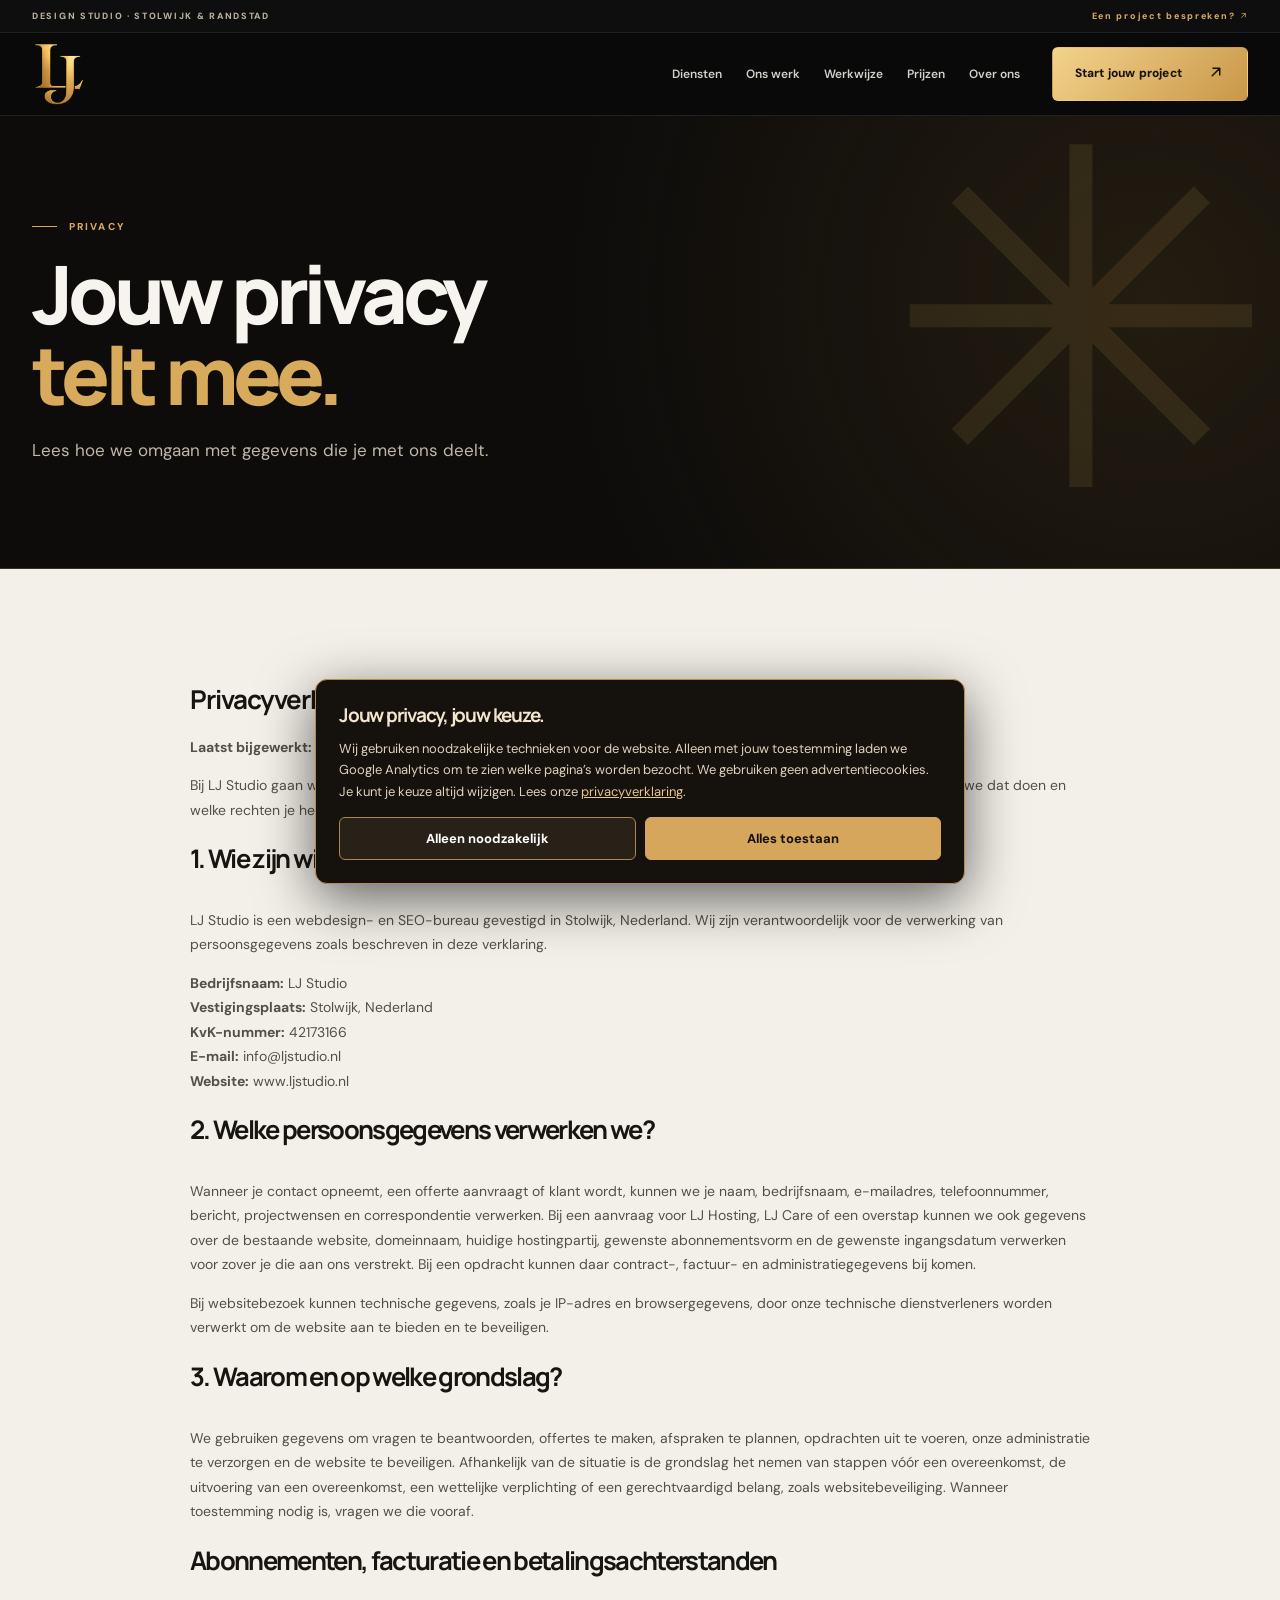
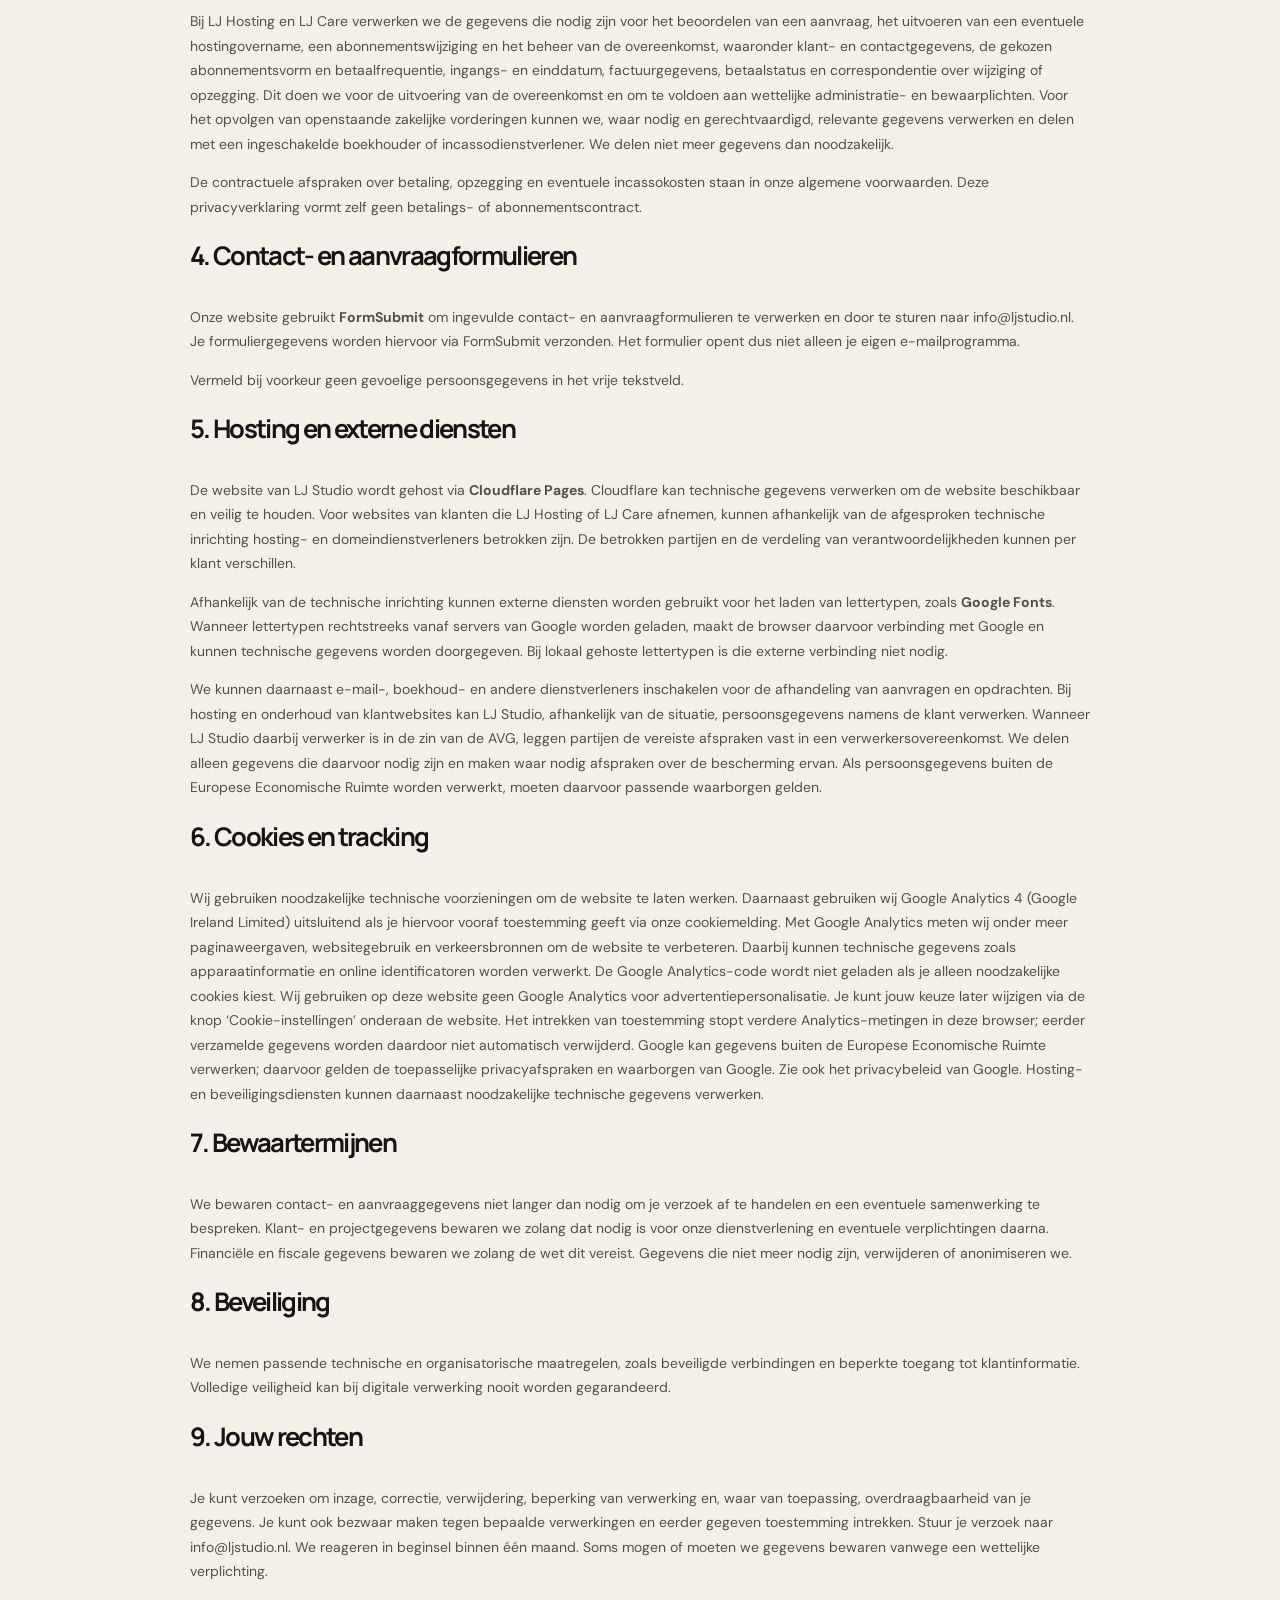
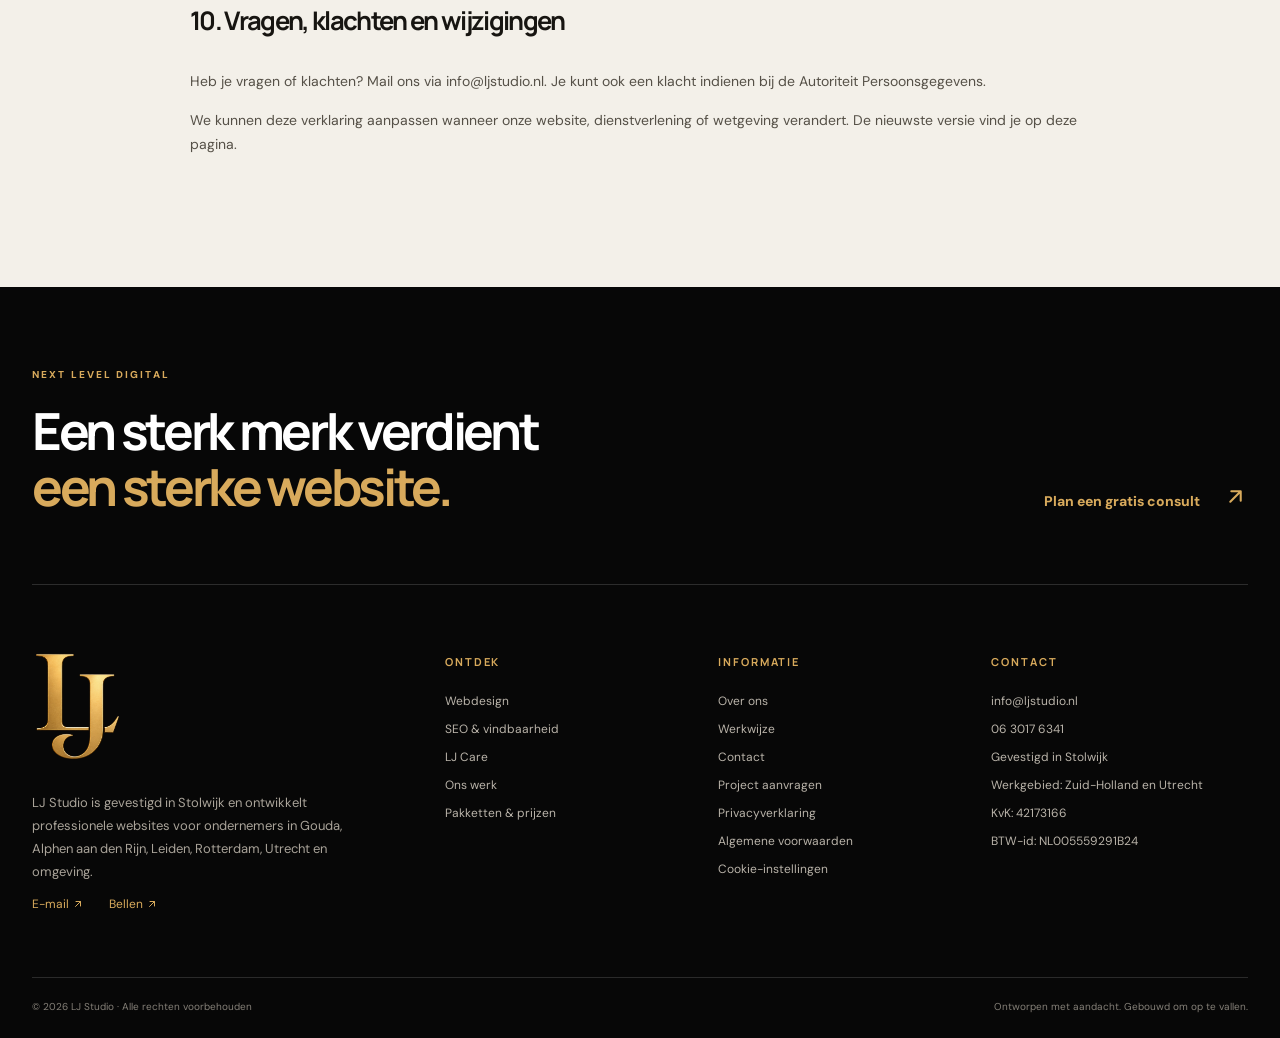
<file: privacyverklaring.html>
<!DOCTYPE html>
<html lang="nl">
<head>
<meta charset="utf-8"/>
<meta content="width=device-width,initial-scale=1" name="viewport"/>
<meta content="#080808" name="theme-color"/>

<title>Privacyverklaring | LJ Studio Webdesign</title>
<meta content="Lees de privacyverklaring van LJ Studio uit Stolwijk. Ontdek hoe wij omgaan met persoonsgegevens, contactaanvragen, websitebeveiliging en jouw privacyrechten." name="description"/>

<link href="https://www.ljstudio.nl/privacyverklaring.html" rel="canonical"/>

<meta content="website" property="og:type"/>
<meta content="nl_NL" property="og:locale"/>
<meta content="LJ Studio" property="og:site_name"/>
<meta content="Privacyverklaring | LJ Studio Webdesign" property="og:title"/>
<meta content="Lees hoe LJ Studio uit Stolwijk omgaat met persoonsgegevens, contactformulieren, externe diensten en privacyrechten." property="og:description"/>
<meta content="https://www.ljstudio.nl/privacyverklaring.html" property="og:url"/>

<link href="assets/favicon.svg" rel="icon" type="image/svg+xml"/>
<link href="assets/style.css" rel="stylesheet"/>

<script type="application/ld+json">
{
  "@context": "https://schema.org",
  "@type": "ProfessionalService",
  "name": "LJ Studio",
  "url": "https://www.ljstudio.nl/",
  "email": "info@ljstudio.nl",
  "telephone": "+31 6 30176341",
  "vatID": "NL005559291B24",
  "address": {
    "@type": "PostalAddress",
    "addressLocality": "Stolwijk",
    "addressCountry": "NL"
  },
  "areaServed": [
    {"@type": "Place", "name": "Stolwijk"},
    {"@type": "City", "name": "Gouda"},
    {"@type": "City", "name": "Alphen aan den Rijn"},
    {"@type": "City", "name": "Leiden"},
    {"@type": "City", "name": "Rotterdam"},
    {"@type": "City", "name": "Utrecht"}
  ],
  "description": "LJ Studio is een webdesignstudio gevestigd in Stolwijk en biedt webdesign, SEO en websiteonderhoud voor ondernemers in Gouda, Alphen aan den Rijn, Leiden, Rotterdam, Utrecht en omgeving."
}
</script>

<script defer="" src="assets/script.js"></script>
</head>

<body>
<a class="skip-link" href="#main">Direct naar inhoud</a>

<div class="topbar">
  <div class="container topbar-inner">
    <span>DESIGN STUDIO · STOLWIJK &amp; RANDSTAD</span>
    <a href="contact.html">Een project bespreken? <span aria-hidden="true">↗</span></a>
  </div>
</div>

<header class="header">
  <div class="container header-inner">

    <a aria-label="LJ Studio - naar de homepage" class="logo" href="index.html">
      <span class="logo-monogram">L<span>J</span><i>.</i></span>
      <span class="logo-word">STUDIO<small>PREMIUM DIGITAL EXPERIENCES</small></span>
    </a>

    <button aria-controls="main-nav" aria-expanded="false" aria-label="Open navigatiemenu" class="menu-toggle" data-menu-toggle="" type="button">
      <span></span><span></span>
    </button>

    <nav aria-label="Hoofdnavigatie" class="nav" data-nav="" id="main-nav">
      <a href="diensten.html">Diensten</a>
      <a href="portfolio.html">Ons werk</a>
      <a href="werkwijze.html">Werkwijze</a>
      <a href="prijzen.html">Prijzen</a>
      <a href="over-ons.html">Over ons</a>
      <a class="nav-mobile-cta" href="aanvraag.html">Start jouw project ↗</a>
    </nav>

    <a class="btn btn-gold header-cta" href="aanvraag.html">
      Start jouw project <span>↗</span>
    </a>

  </div>
</header>

<main id="main">

<section class="page-hero">
  <div class="container page-hero-inner">
    <div class="reveal">
      <span class="eyebrow"><span class="eyebrow-line"></span>PRIVACY</span>
      <h1>Jouw privacy<br/><em>telt mee.</em></h1>
      <p class="page-lead">Lees hoe we omgaan met gegevens die je met ons deelt.</p>
    </div>
    <div aria-hidden="true" class="page-symbol">✳</div>
  </div>
</section>

<section class="section section-light">
  <div class="container legal-copy">

    <h2>Privacyverklaring LJ Studio</h2>

    <p><strong>Laatst bijgewerkt: 16 oktober 2026</strong></p>

    <p>Bij LJ Studio gaan we zorgvuldig om met je persoonsgegevens. Hieronder lees je welke gegevens we gebruiken, waarom we dat doen en welke rechten je hebt.</p>

    <h3>1. Wie zijn wij?</h3>

    <p>LJ Studio is een webdesign- en SEO-bureau gevestigd in Stolwijk, Nederland. Wij zijn verantwoordelijk voor de verwerking van persoonsgegevens zoals beschreven in deze verklaring.</p>

    <p>
      <strong>Bedrijfsnaam:</strong> LJ Studio<br/>
      <strong>Vestigingsplaats:</strong> Stolwijk, Nederland<br/>
      <strong>KvK-nummer:</strong> 42173166<br/>
      <strong>E-mail:</strong> <a href="mailto:info@ljstudio.nl">info@ljstudio.nl</a><br/>
      <strong>Website:</strong> <a href="https://www.ljstudio.nl/">www.ljstudio.nl</a>
    </p>

    <h3>2. Welke persoonsgegevens verwerken we?</h3>

    <p>Wanneer je contact opneemt, een offerte aanvraagt of klant wordt, kunnen we je naam, bedrijfsnaam, e-mailadres, telefoonnummer, bericht, projectwensen en correspondentie verwerken. Bij een aanvraag voor LJ Hosting, LJ Care of een overstap kunnen we ook gegevens over de bestaande website, domeinnaam, huidige hostingpartij, gewenste abonnementsvorm en de gewenste ingangsdatum verwerken voor zover je die aan ons verstrekt. Bij een opdracht kunnen daar contract-, factuur- en administratiegegevens bij komen.</p>

    <p>Bij websitebezoek kunnen technische gegevens, zoals je IP-adres en browsergegevens, door onze technische dienstverleners worden verwerkt om de website aan te bieden en te beveiligen.</p>

    <h3>3. Waarom en op welke grondslag?</h3>

    <p>We gebruiken gegevens om vragen te beantwoorden, offertes te maken, afspraken te plannen, opdrachten uit te voeren, onze administratie te verzorgen en de website te beveiligen. Afhankelijk van de situatie is de grondslag het nemen van stappen vóór een overeenkomst, de uitvoering van een overeenkomst, een wettelijke verplichting of een gerechtvaardigd belang, zoals websitebeveiliging. Wanneer toestemming nodig is, vragen we die vooraf.</p>

    <h3>Abonnementen, facturatie en betalingsachterstanden</h3>
<p>Bij LJ Hosting en LJ Care verwerken we de gegevens die nodig zijn voor het beoordelen van een aanvraag, het uitvoeren van een eventuele hostingovername, een abonnementswijziging en het beheer van de overeenkomst, waaronder klant- en contactgegevens, de gekozen abonnementsvorm en betaalfrequentie, ingangs- en einddatum, factuurgegevens, betaalstatus en correspondentie over wijziging of opzegging. Dit doen we voor de uitvoering van de overeenkomst en om te voldoen aan wettelijke administratie- en bewaarplichten. Voor het opvolgen van openstaande zakelijke vorderingen kunnen we, waar nodig en gerechtvaardigd, relevante gegevens verwerken en delen met een ingeschakelde boekhouder of incassodienstverlener. We delen niet meer gegevens dan noodzakelijk.</p>
<p>De contractuele afspraken over betaling, opzegging en eventuele incassokosten staan in onze <a href="algemene-voorwaarden.html">algemene voorwaarden</a>. Deze privacyverklaring vormt zelf geen betalings- of abonnementscontract.</p>
<h3>4. Contact- en aanvraagformulieren</h3>

    <p>Onze website gebruikt <strong>FormSubmit</strong> om ingevulde contact- en aanvraagformulieren te verwerken en door te sturen naar <a href="mailto:info@ljstudio.nl">info@ljstudio.nl</a>. Je formuliergegevens worden hiervoor via FormSubmit verzonden. Het formulier opent dus niet alleen je eigen e-mailprogramma.</p>

    <p>Vermeld bij voorkeur geen gevoelige persoonsgegevens in het vrije tekstveld.</p>

    <h3>5. Hosting en externe diensten</h3>

    <p>De website van LJ Studio wordt gehost via <strong>Cloudflare Pages</strong>. Cloudflare kan technische gegevens verwerken om de website beschikbaar en veilig te houden. Voor websites van klanten die LJ Hosting of LJ Care afnemen, kunnen afhankelijk van de afgesproken technische inrichting hosting- en domeindienstverleners betrokken zijn. De betrokken partijen en de verdeling van verantwoordelijkheden kunnen per klant verschillen.</p>

    <p>Afhankelijk van de technische inrichting kunnen externe diensten worden gebruikt voor het laden van lettertypen, zoals <strong>Google Fonts</strong>. Wanneer lettertypen rechtstreeks vanaf servers van Google worden geladen, maakt de browser daarvoor verbinding met Google en kunnen technische gegevens worden doorgegeven. Bij lokaal gehoste lettertypen is die externe verbinding niet nodig.</p>

    <p>We kunnen daarnaast e-mail-, boekhoud- en andere dienstverleners inschakelen voor de afhandeling van aanvragen en opdrachten. Bij hosting en onderhoud van klantwebsites kan LJ Studio, afhankelijk van de situatie, persoonsgegevens namens de klant verwerken. Wanneer LJ Studio daarbij verwerker is in de zin van de AVG, leggen partijen de vereiste afspraken vast in een verwerkersovereenkomst. We delen alleen gegevens die daarvoor nodig zijn en maken waar nodig afspraken over de bescherming ervan. Als persoonsgegevens buiten de Europese Economische Ruimte worden verwerkt, moeten daarvoor passende waarborgen gelden.</p>

    <h3>6. Cookies en tracking</h3>

    <p>Wij gebruiken noodzakelijke technische voorzieningen om de website te laten werken. Daarnaast gebruiken wij Google Analytics 4 (Google Ireland Limited) uitsluitend als je hiervoor vooraf toestemming geeft via onze cookiemelding. Met Google Analytics meten wij onder meer paginaweergaven, websitegebruik en verkeersbronnen om de website te verbeteren. Daarbij kunnen technische gegevens zoals apparaatinformatie en online identificatoren worden verwerkt. De Google Analytics-code wordt niet geladen als je alleen noodzakelijke cookies kiest. Wij gebruiken op deze website geen Google Analytics voor advertentiepersonalisatie. Je kunt jouw keuze later wijzigen via de knop ‘Cookie-instellingen’ onderaan de website. Het intrekken van toestemming stopt verdere Analytics-metingen in deze browser; eerder verzamelde gegevens worden daardoor niet automatisch verwijderd. Google kan gegevens buiten de Europese Economische Ruimte verwerken; daarvoor gelden de toepasselijke privacyafspraken en waarborgen van Google. Zie ook het privacybeleid van Google. Hosting- en beveiligingsdiensten kunnen daarnaast noodzakelijke technische gegevens verwerken.</p>

    <h3>7. Bewaartermijnen</h3>

    <p>We bewaren contact- en aanvraaggegevens niet langer dan nodig om je verzoek af te handelen en een eventuele samenwerking te bespreken. Klant- en projectgegevens bewaren we zolang dat nodig is voor onze dienstverlening en eventuele verplichtingen daarna. Financiële en fiscale gegevens bewaren we zolang de wet dit vereist. Gegevens die niet meer nodig zijn, verwijderen of anonimiseren we.</p>

    <h3>8. Beveiliging</h3>

    <p>We nemen passende technische en organisatorische maatregelen, zoals beveiligde verbindingen en beperkte toegang tot klantinformatie. Volledige veiligheid kan bij digitale verwerking nooit worden gegarandeerd.</p>

    <h3>9. Jouw rechten</h3>

    <p>Je kunt verzoeken om inzage, correctie, verwijdering, beperking van verwerking en, waar van toepassing, overdraagbaarheid van je gegevens. Je kunt ook bezwaar maken tegen bepaalde verwerkingen en eerder gegeven toestemming intrekken. Stuur je verzoek naar <a href="mailto:info@ljstudio.nl">info@ljstudio.nl</a>. We reageren in beginsel binnen één maand. Soms mogen of moeten we gegevens bewaren vanwege een wettelijke verplichting.</p>

    <h3>10. Vragen, klachten en wijzigingen</h3>

    <p>Heb je vragen of klachten? Mail ons via <a href="mailto:info@ljstudio.nl">info@ljstudio.nl</a>. Je kunt ook een klacht indienen bij de <a href="https://autoriteitpersoonsgegevens.nl/">Autoriteit Persoonsgegevens</a>.</p>

    <p>We kunnen deze verklaring aanpassen wanneer onze website, dienstverlening of wetgeving verandert. De nieuwste versie vind je op deze pagina.</p>

  </div>
</section>

</main>

<footer class="footer">
  <div class="container">

    <div class="footer-intro">
      <div>
        <span class="eyebrow">NEXT LEVEL DIGITAL</span>
        <h2>Een sterk merk verdient<br/><em>een sterke website.</em></h2>
      </div>
      <a class="footer-cta" href="contact.html">
        Plan een gratis consult <span>↗</span>
      </a>
    </div>

    <div class="footer-grid">

      <div class="footer-brand">
        <a class="logo" href="index.html">
          <span class="logo-monogram">L<span>J</span><i>.</i></span>
          <span class="logo-word">STUDIO<small>PREMIUM DIGITAL EXPERIENCES</small></span>
        </a>

        <p>LJ Studio is gevestigd in Stolwijk en ontwikkelt professionele websites voor ondernemers in Gouda, Alphen aan den Rijn, Leiden, Rotterdam, Utrecht en omgeving.</p>

        <div class="social-row">
          <a href="mailto:info@ljstudio.nl">E-mail ↗</a>
          <a href="tel:+31630176341">Bellen ↗</a>
        </div>
      </div>

      <div class="footer-col">
        <h3>ONTDEK</h3>
        <a href="websites.html">Webdesign</a>
        <a href="seo.html">SEO &amp; vindbaarheid</a>
        <a href="onderhoud.html">LJ Care</a>
        <a href="portfolio.html">Ons werk</a>
        <a href="prijzen.html">Pakketten &amp; prijzen</a>
      </div>

      <div class="footer-col">
        <h3>INFORMATIE</h3>
        <a href="over-ons.html">Over ons</a>
        <a href="werkwijze.html">Werkwijze</a>
        <a href="contact.html">Contact</a>
        <a href="aanvraag.html">Project aanvragen</a>
        <a href="privacyverklaring.html">Privacyverklaring</a>
        <a href="algemene-voorwaarden.html">Algemene voorwaarden</a>
      </div>

      <div class="footer-col">
        <h3>CONTACT</h3>
        <a href="mailto:info@ljstudio.nl">info@ljstudio.nl</a>
        <a href="tel:+31630176341">06 3017 6341</a>
        <span>Gevestigd in Stolwijk</span>
        <span>Werkgebied: Zuid-Holland en Utrecht</span>
        <span>KvK: 42173166</span>
        <span>BTW-id: NL005559291B24</span>
      </div>

    </div>

    <div class="footer-bottom">
      <span>© <span data-year="">2026</span> LJ Studio · Alle rechten voorbehouden</span>
      <span>Ontworpen met aandacht. Gebouwd om op te vallen.</span>
    </div>

  </div>
</footer>

</body>
</html>
</file>
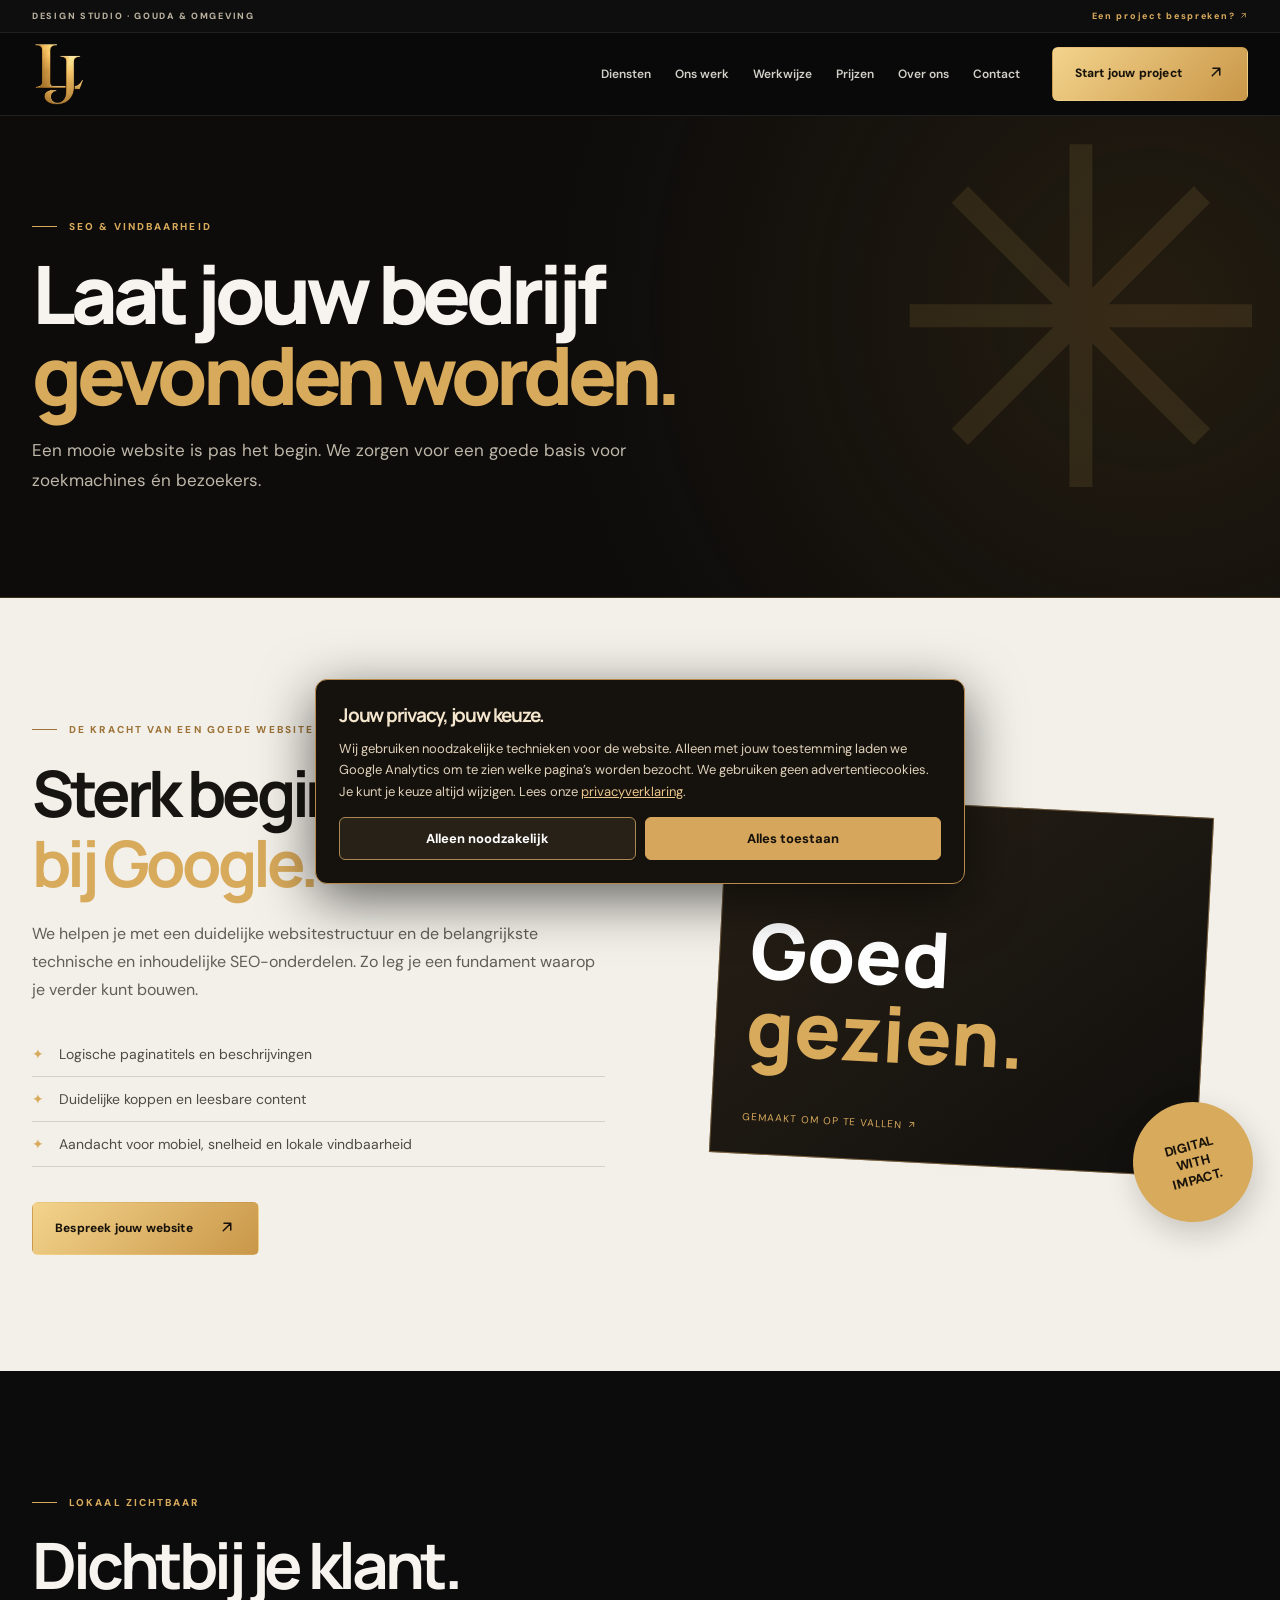
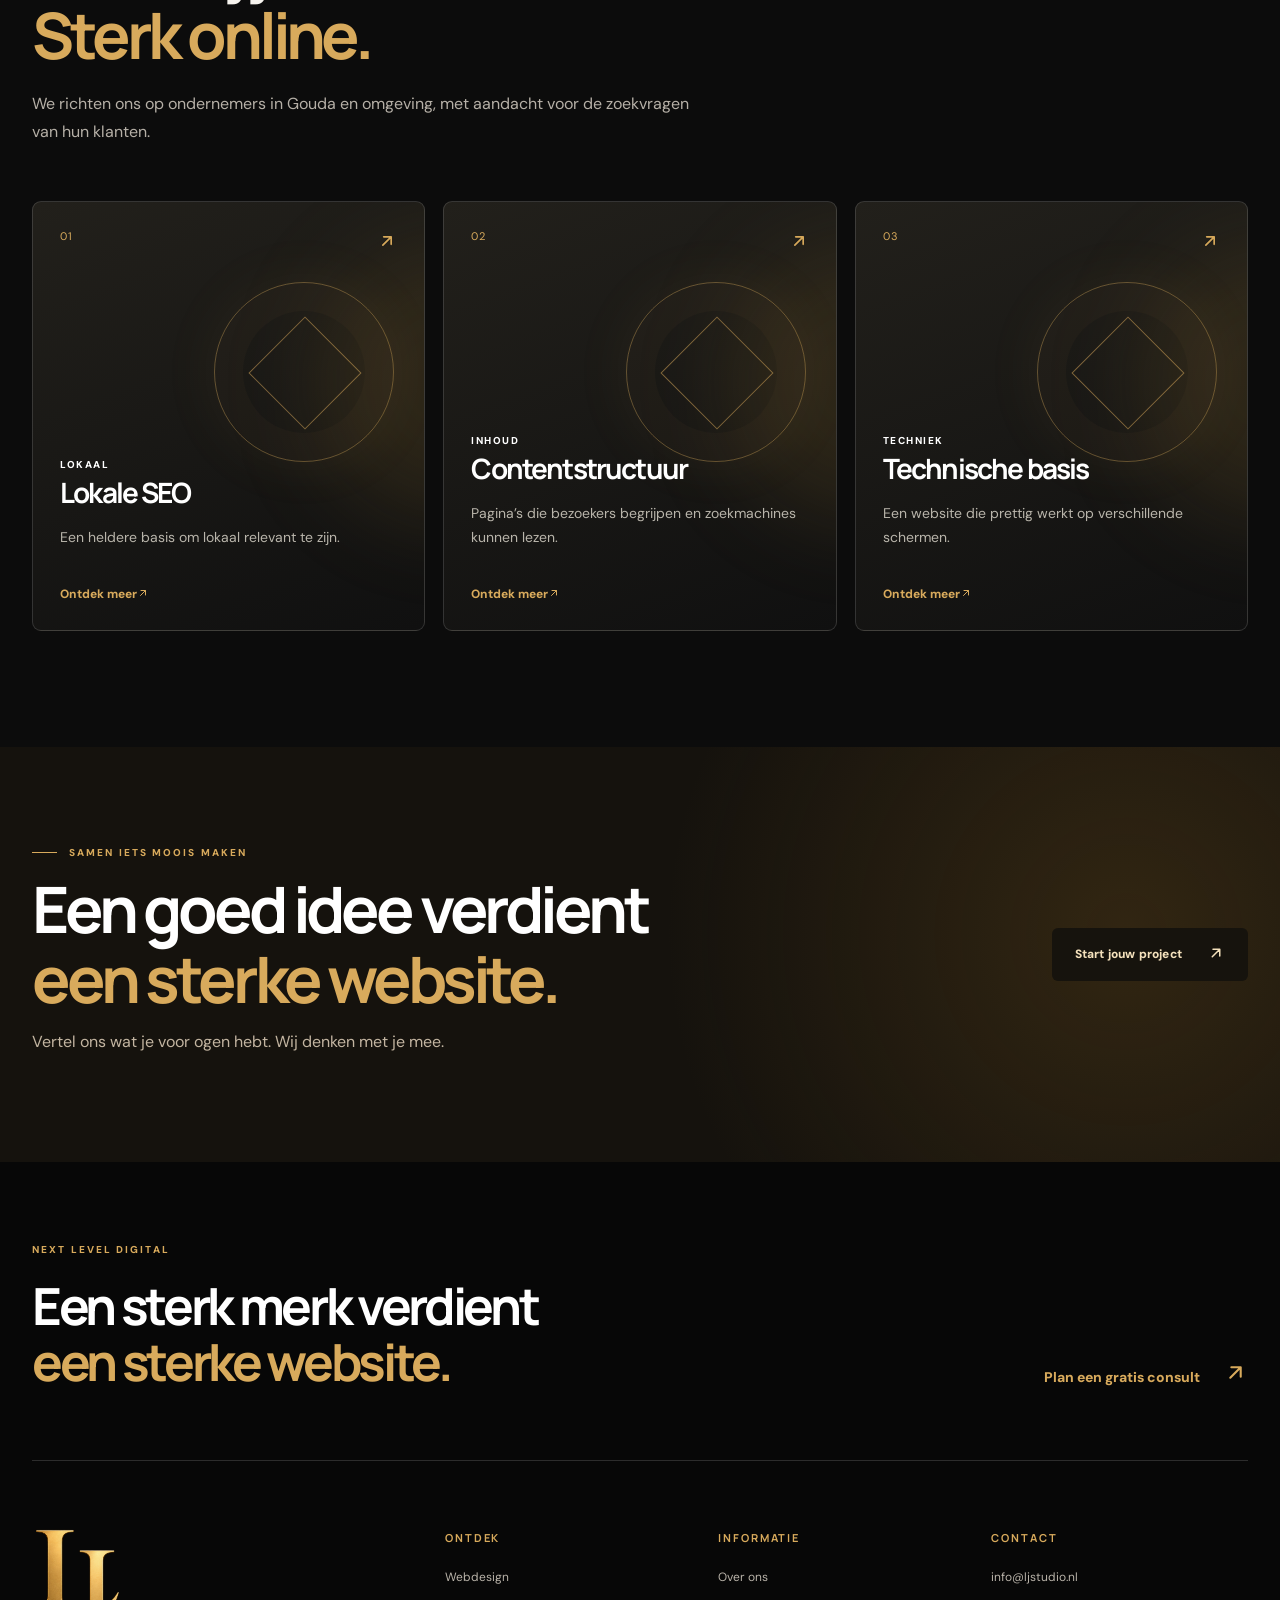
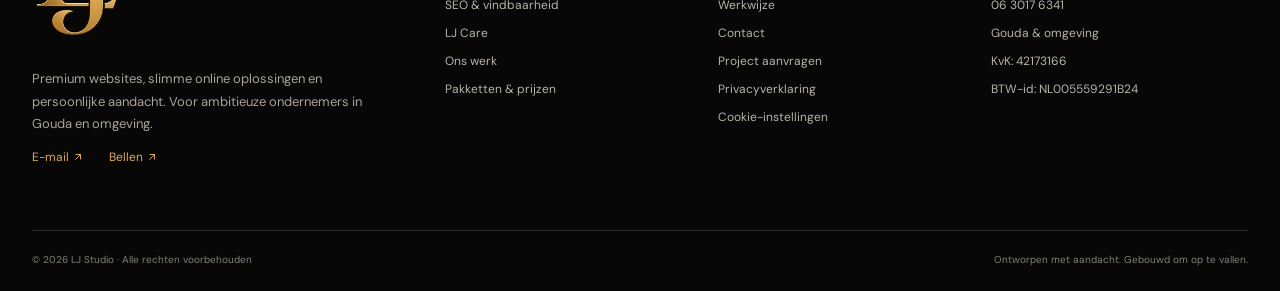
<file: seo.html>
<!DOCTYPE html>
<html lang="nl"><head><meta charset="utf-8"/><meta content="width=device-width,initial-scale=1" name="viewport"/><meta content="#080808" name="theme-color"/><title>SEO specialist Gouda | Lokale vindbaarheid | LJ Studio</title><meta content="Beter gevonden worden in Google? LJ Studio helpt ondernemers in Gouda en omgeving met lokale SEO, duidelijke content, technische optimalisatie en vindbaarheid." name="description"/><link href="https://www.ljstudio.nl/seo.html" rel="canonical"/><meta content="website" property="og:type"/><meta content="nl_NL" property="og:locale"/><meta content="LJ Studio" property="og:site_name"/><meta content="SEO specialist Gouda | Lokale vindbaarheid | LJ Studio" property="og:title"/><meta content="Beter gevonden worden in Google? LJ Studio helpt ondernemers in Gouda en omgeving met lokale SEO, duidelijke content, technische optimalisatie en vindbaarheid." property="og:description"/><meta content="https://www.ljstudio.nl/seo.html" property="og:url"/><link href="assets/favicon.svg" rel="icon" type="image/svg+xml"/><link href="assets/style.css" rel="stylesheet"/><script type="application/ld+json">{"@context": "https://schema.org", "@type": "ProfessionalService", "name": "LJ Studio", "url": "https://www.ljstudio.nl/", "email": "info@ljstudio.nl", "telephone": "+31 6 30176341", "vatID": "NL005559291B24", "areaServed": {"@type": "Place", "name": "Gouda en omgeving"}, "description": "Premium webdesign, SEO en websiteonderhoud voor ondernemers rond Gouda."}</script><script defer="" src="assets/script.js"></script></head><body><a class="skip-link" href="#main">Direct naar inhoud</a><div class="topbar"><div class="container topbar-inner"><span>DESIGN STUDIO · GOUDA &amp; OMGEVING</span><a href="contact.html">Een project bespreken? <span aria-hidden="true">↗</span></a></div></div><header class="header"><div class="container header-inner"><a aria-label="LJ Studio - naar de homepage" class="logo" href="index.html"><span class="logo-monogram">L<span>J</span><i>.</i></span><span class="logo-word">STUDIO<small>PREMIUM DIGITAL EXPERIENCES</small></span></a><button aria-controls="main-nav" aria-expanded="false" aria-label="Open navigatiemenu" class="menu-toggle" data-menu-toggle="" type="button"><span></span><span></span></button><nav aria-label="Hoofdnavigatie" class="nav" data-nav="" id="main-nav"><a href="diensten.html">Diensten</a><a href="portfolio.html">Ons werk</a><a href="werkwijze.html">Werkwijze</a><a href="prijzen.html">Prijzen</a><a href="over-ons.html">Over ons</a><a href="contact.html">Contact</a><a class="nav-mobile-cta" href="aanvraag.html">Start jouw project ↗</a></nav><a class="btn btn-gold header-cta" href="aanvraag.html">Start jouw project <span>↗</span></a></div></header><main id="main"><section class="page-hero"><div class="container page-hero-inner"><div class="reveal"><span class="eyebrow"><span class="eyebrow-line"></span>SEO &amp; VINDBAARHEID</span><h1>Laat jouw bedrijf<br/><em>gevonden worden.</em></h1><p class="page-lead">Een mooie website is pas het begin. We zorgen voor een goede basis voor zoekmachines én bezoekers.</p></div><div aria-hidden="true" class="page-symbol">✳</div></div></section><section class="section section-light"><div class="container"><div class="split"><div class="split-copy reveal"><span class="eyebrow"><span class="eyebrow-line"></span>DE KRACHT VAN EEN GOEDE WEBSITE</span><h2>Sterk beginnen<br/><em>bij Google.</em></h2><p>We helpen je met een duidelijke websitestructuur en de belangrijkste technische en inhoudelijke SEO-onderdelen. Zo leg je een fundament waarop je verder kunt bouwen.</p><ul class="feature-list"><li><span>✦</span>Logische paginatitels en beschrijvingen</li><li><span>✦</span>Duidelijke koppen en leesbare content</li><li><span>✦</span>Aandacht voor mobiel, snelheid en lokale vindbaarheid</li></ul><a class="btn btn-dark" href="contact.html">Bespreek jouw website <span aria-hidden="true">↗</span></a></div><div class="split-art reveal"><div class="shape-disc"></div><div class="shape-frame"><div class="shape-mini">LJ<span>®</span></div><div class="shape-type">Goed<br/><em>gezien.</em></div><div class="shape-footer">GEMAAKT OM OP TE VALLEN <span>↗</span></div></div><div class="shape-badge">DIGITAL<br/>WITH<br/>IMPACT.</div></div></div></div></section><section class="section section-dark"><div class="container"><div class="section-heading reveal"><span class="eyebrow"><span class="eyebrow-line"></span>LOKAAL ZICHTBAAR</span><h2>Dichtbij je klant.<br/><em>Sterk online.</em></h2><p>We richten ons op ondernemers in Gouda en omgeving, met aandacht voor de zoekvragen van hun klanten.</p></div><div class="cards cards-service"><a class="service-card reveal" href="contact.html"><div class="card-top"><span>01</span><span class="card-icon">↗</span></div><div class="card-abstract abstract-0"><span></span></div><div class="card-bottom"><span class="micro">LOKAAL</span><h3>Lokale SEO</h3><p>Een heldere basis om lokaal relevant te zijn.</p><span class="card-action">Ontdek meer <b>↗</b></span></div></a><a class="service-card reveal" href="contact.html"><div class="card-top"><span>02</span><span class="card-icon">↗</span></div><div class="card-abstract abstract-1"><span></span></div><div class="card-bottom"><span class="micro">INHOUD</span><h3>Contentstructuur</h3><p>Pagina’s die bezoekers begrijpen en zoekmachines kunnen lezen.</p><span class="card-action">Ontdek meer <b>↗</b></span></div></a><a class="service-card reveal" href="contact.html"><div class="card-top"><span>03</span><span class="card-icon">↗</span></div><div class="card-abstract abstract-2"><span></span></div><div class="card-bottom"><span class="micro">TECHNIEK</span><h3>Technische basis</h3><p>Een website die prettig werkt op verschillende schermen.</p><span class="card-action">Ontdek meer <b>↗</b></span></div></a></div></div></section><section class="contact-band"><div class="container band-inner"><div><span class="eyebrow"><span class="eyebrow-line"></span>SAMEN IETS MOOIS MAKEN</span><h2>Een goed idee verdient<br/><em>een sterke website.</em></h2><p>Vertel ons wat je voor ogen hebt. Wij denken met je mee.</p></div><a class="btn btn-light" href="aanvraag.html">Start jouw project <span aria-hidden="true">↗</span></a></div></section></main><footer class="footer"><div class="container"><div class="footer-intro"><div><span class="eyebrow">NEXT LEVEL DIGITAL</span><h2>Een sterk merk verdient<br/><em>een sterke website.</em></h2></div><a class="footer-cta" href="contact.html">Plan een gratis consult <span>↗</span></a></div><div class="footer-grid"><div class="footer-brand"><a class="logo" href="index.html"><span class="logo-monogram">L<span>J</span><i>.</i></span><span class="logo-word">STUDIO<small>PREMIUM DIGITAL EXPERIENCES</small></span></a><p>Premium websites, slimme online oplossingen en persoonlijke aandacht. Voor ambitieuze ondernemers in Gouda en omgeving.</p><div class="social-row"><a href="mailto:info@ljstudio.nl">E-mail ↗</a><a href="tel:+31630176341">Bellen ↗</a></div></div><div class="footer-col"><h3>ONTDEK</h3><a href="websites.html">Webdesign</a><a href="seo.html">SEO &amp; vindbaarheid</a><a href="onderhoud.html">LJ Care</a><a href="portfolio.html">Ons werk</a><a href="prijzen.html">Pakketten &amp; prijzen</a></div><div class="footer-col"><h3>INFORMATIE</h3><a href="over-ons.html">Over ons</a><a href="werkwijze.html">Werkwijze</a><a href="contact.html">Contact</a><a href="aanvraag.html">Project aanvragen</a><a href="privacyverklaring.html">Privacyverklaring</a></div><div class="footer-col"><h3>CONTACT</h3><a href="mailto:info@ljstudio.nl">info@ljstudio.nl</a><a href="tel:+31630176341">06 3017 6341</a><span>Gouda &amp; omgeving</span><span>KvK: 42173166</span><span>BTW-id: NL005559291B24</span></div></div><div class="footer-bottom"><span>© <span data-year="">2026</span> LJ Studio · Alle rechten voorbehouden</span><span>Ontworpen met aandacht. Gebouwd om op te vallen.</span></div></div></footer></body></html>
</file>
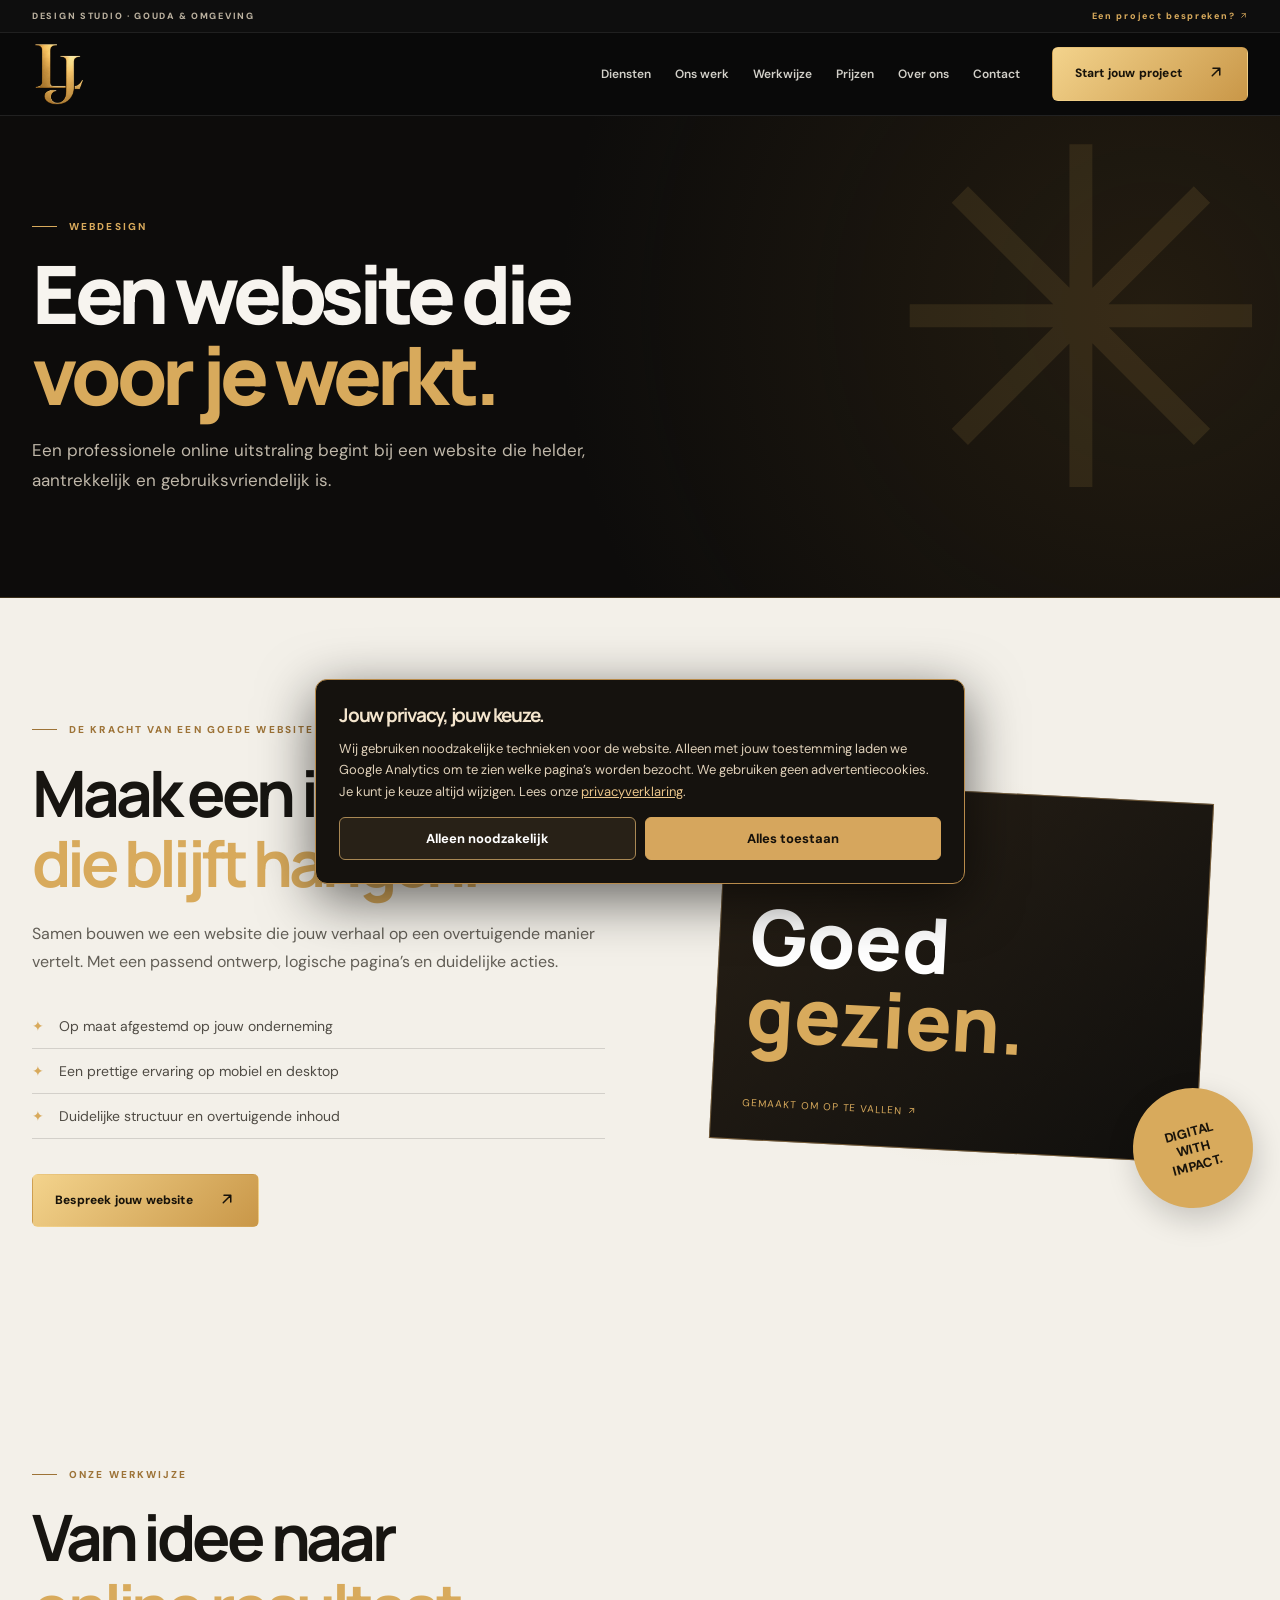
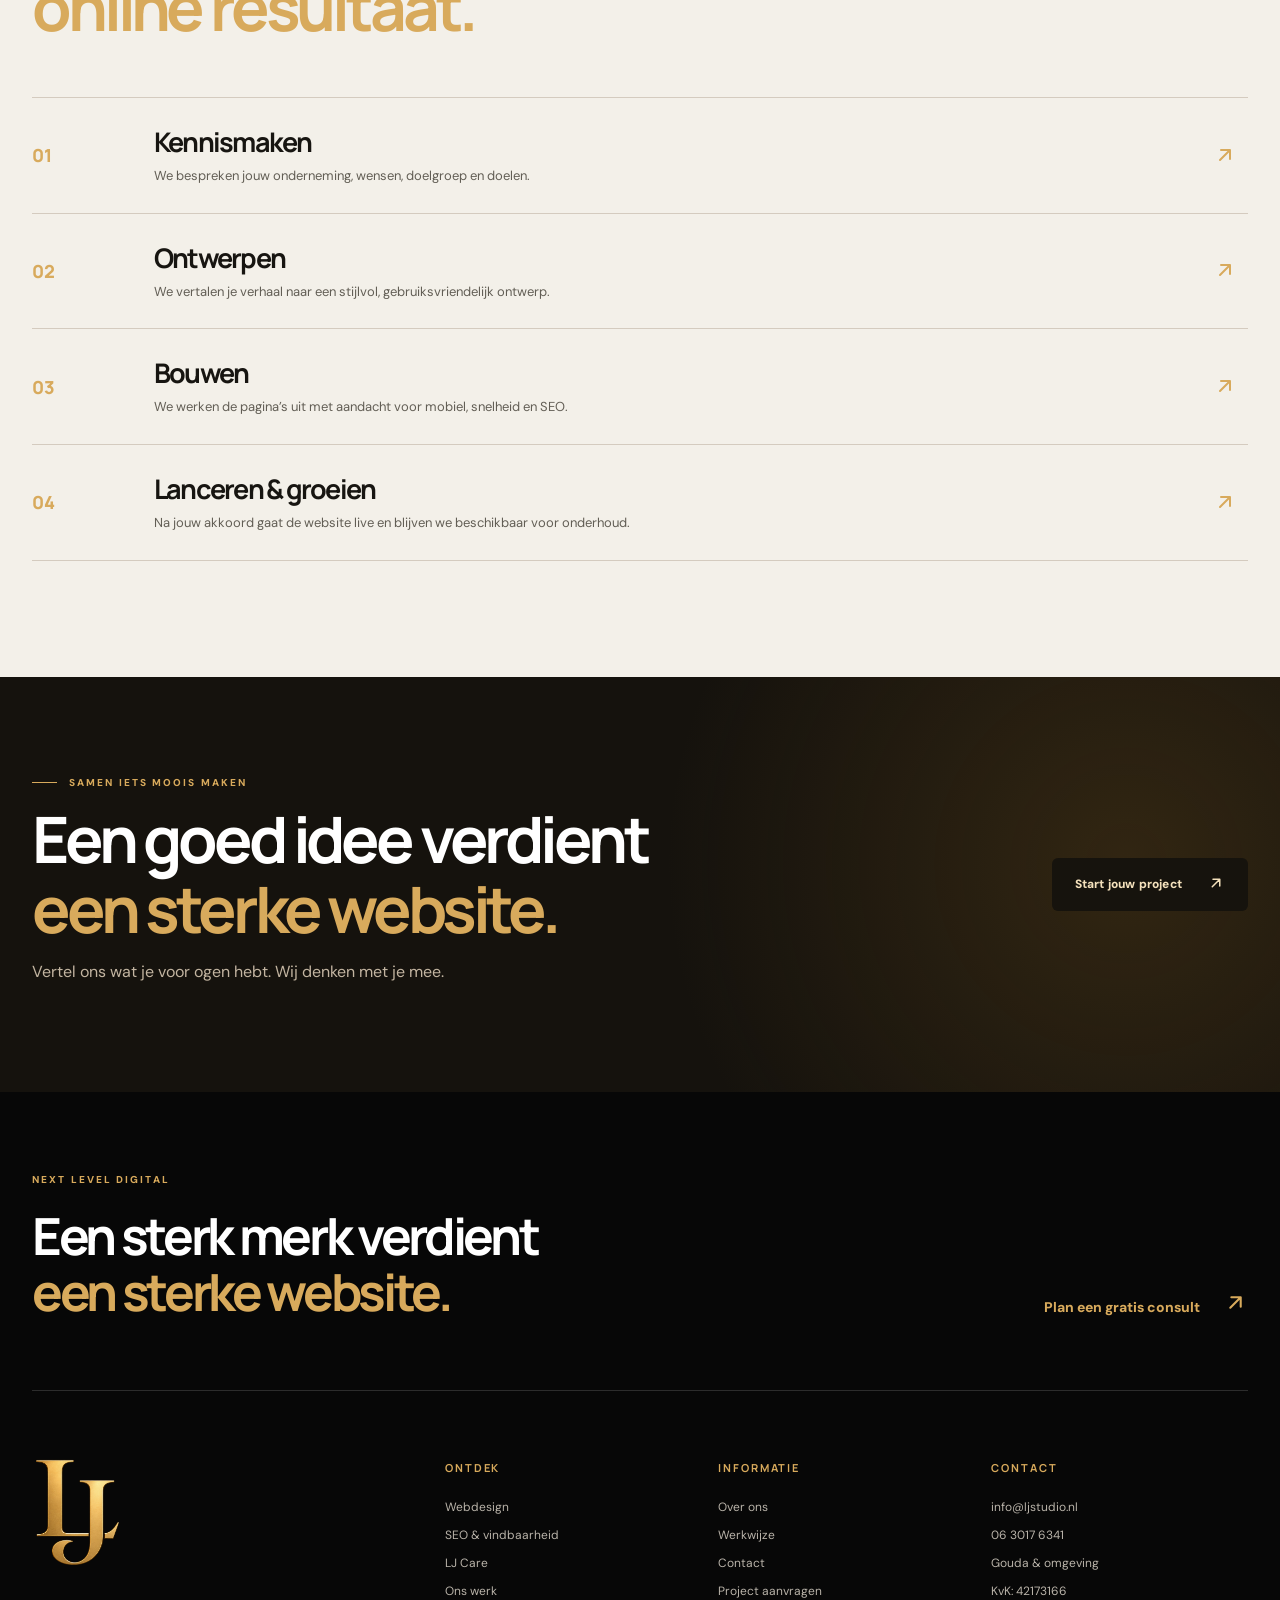
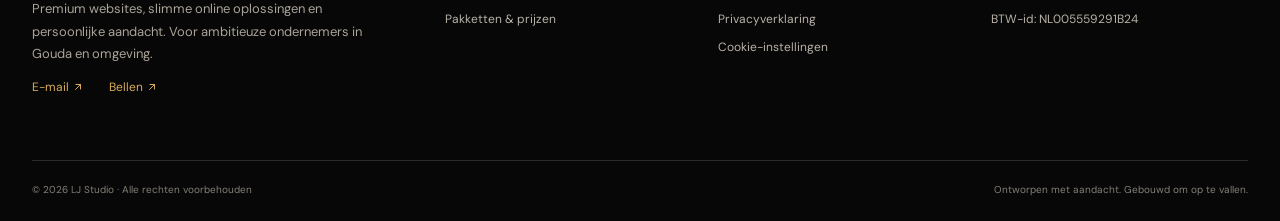
<file: websites.html>
<!DOCTYPE html>
<html lang="nl"><head><meta charset="utf-8"/><meta content="width=device-width,initial-scale=1" name="viewport"/><meta content="#080808" name="theme-color"/><title>Website laten maken in Gouda | LJ Studio Webdesign</title><meta content="Website laten maken in Gouda? LJ Studio ontwerpt professionele, snelle en mobielvriendelijke websites voor ondernemers. Bekijk onze mogelijkheden." name="description"/><link href="https://www.ljstudio.nl/websites.html" rel="canonical"/><meta content="website" property="og:type"/><meta content="nl_NL" property="og:locale"/><meta content="LJ Studio" property="og:site_name"/><meta content="Websites laten maken | LJ Studio" property="og:title"/><meta content="Website laten maken in Gouda? LJ Studio ontwerpt professionele, snelle en mobielvriendelijke websites voor ondernemers. Bekijk onze mogelijkheden." property="og:description"/><meta content="https://www.ljstudio.nl/websites.html" property="og:url"/><link href="assets/favicon.svg" rel="icon" type="image/svg+xml"/><link href="assets/style.css" rel="stylesheet"/><script type="application/ld+json">{"@context": "https://schema.org", "@type": "ProfessionalService", "name": "LJ Studio", "url": "https://www.ljstudio.nl/", "email": "info@ljstudio.nl", "telephone": "+31 6 30176341", "vatID": "NL005559291B24", "areaServed": {"@type": "Place", "name": "Gouda en omgeving"}, "description": "Premium webdesign, SEO en websiteonderhoud voor ondernemers rond Gouda."}</script><script defer="" src="assets/script.js"></script></head><body><a class="skip-link" href="#main">Direct naar inhoud</a><div class="topbar"><div class="container topbar-inner"><span>DESIGN STUDIO · GOUDA &amp; OMGEVING</span><a href="contact.html">Een project bespreken? <span aria-hidden="true">↗</span></a></div></div><header class="header"><div class="container header-inner"><a aria-label="LJ Studio - naar de homepage" class="logo" href="index.html"><span class="logo-monogram">L<span>J</span><i>.</i></span><span class="logo-word">STUDIO<small>PREMIUM DIGITAL EXPERIENCES</small></span></a><button aria-controls="main-nav" aria-expanded="false" aria-label="Open navigatiemenu" class="menu-toggle" data-menu-toggle="" type="button"><span></span><span></span></button><nav aria-label="Hoofdnavigatie" class="nav" data-nav="" id="main-nav"><a href="diensten.html">Diensten</a><a href="portfolio.html">Ons werk</a><a href="werkwijze.html">Werkwijze</a><a href="prijzen.html">Prijzen</a><a href="over-ons.html">Over ons</a><a href="contact.html">Contact</a><a class="nav-mobile-cta" href="aanvraag.html">Start jouw project ↗</a></nav><a class="btn btn-gold header-cta" href="aanvraag.html">Start jouw project <span>↗</span></a></div></header><main id="main"><section class="page-hero"><div class="container page-hero-inner"><div class="reveal"><span class="eyebrow"><span class="eyebrow-line"></span>WEBDESIGN</span><h1>Een website die<br/><em>voor je werkt.</em></h1><p class="page-lead">Een professionele online uitstraling begint bij een website die helder, aantrekkelijk en gebruiksvriendelijk is.</p></div><div aria-hidden="true" class="page-symbol">✳</div></div></section><section class="section section-light"><div class="container"><div class="split"><div class="split-copy reveal"><span class="eyebrow"><span class="eyebrow-line"></span>DE KRACHT VAN EEN GOEDE WEBSITE</span><h2>Maak een indruk<br/><em>die blijft hangen.</em></h2><p>Samen bouwen we een website die jouw verhaal op een overtuigende manier vertelt. Met een passend ontwerp, logische pagina’s en duidelijke acties.</p><ul class="feature-list"><li><span>✦</span>Op maat afgestemd op jouw onderneming</li><li><span>✦</span>Een prettige ervaring op mobiel en desktop</li><li><span>✦</span>Duidelijke structuur en overtuigende inhoud</li></ul><a class="btn btn-dark" href="contact.html">Bespreek jouw website <span aria-hidden="true">↗</span></a></div><div class="split-art reveal"><div class="shape-disc"></div><div class="shape-frame"><div class="shape-mini">LJ<span>®</span></div><div class="shape-type">Goed<br/><em>gezien.</em></div><div class="shape-footer">GEMAAKT OM OP TE VALLEN <span>↗</span></div></div><div class="shape-badge">DIGITAL<br/>WITH<br/>IMPACT.</div></div></div></div></section><section class="section section-cream"><div class="container"><div class="section-heading reveal"><span class="eyebrow"><span class="eyebrow-line"></span>ONZE WERKWIJZE</span><h2>Van idee naar<br/><em>online resultaat.</em></h2></div><div class="steps"><div class="step reveal"><span class="step-num">01</span><div><h3>Kennismaken</h3><p>We bespreken jouw onderneming, wensen, doelgroep en doelen.</p></div><span class="step-arrow">↗</span></div><div class="step reveal"><span class="step-num">02</span><div><h3>Ontwerpen</h3><p>We vertalen je verhaal naar een stijlvol, gebruiksvriendelijk ontwerp.</p></div><span class="step-arrow">↗</span></div><div class="step reveal"><span class="step-num">03</span><div><h3>Bouwen</h3><p>We werken de pagina’s uit met aandacht voor mobiel, snelheid en SEO.</p></div><span class="step-arrow">↗</span></div><div class="step reveal"><span class="step-num">04</span><div><h3>Lanceren &amp; groeien</h3><p>Na jouw akkoord gaat de website live en blijven we beschikbaar voor onderhoud.</p></div><span class="step-arrow">↗</span></div></div></div></section><section class="contact-band"><div class="container band-inner"><div><span class="eyebrow"><span class="eyebrow-line"></span>SAMEN IETS MOOIS MAKEN</span><h2>Een goed idee verdient<br/><em>een sterke website.</em></h2><p>Vertel ons wat je voor ogen hebt. Wij denken met je mee.</p></div><a class="btn btn-light" href="aanvraag.html">Start jouw project <span aria-hidden="true">↗</span></a></div></section></main><footer class="footer"><div class="container"><div class="footer-intro"><div><span class="eyebrow">NEXT LEVEL DIGITAL</span><h2>Een sterk merk verdient<br/><em>een sterke website.</em></h2></div><a class="footer-cta" href="contact.html">Plan een gratis consult <span>↗</span></a></div><div class="footer-grid"><div class="footer-brand"><a class="logo" href="index.html"><span class="logo-monogram">L<span>J</span><i>.</i></span><span class="logo-word">STUDIO<small>PREMIUM DIGITAL EXPERIENCES</small></span></a><p>Premium websites, slimme online oplossingen en persoonlijke aandacht. Voor ambitieuze ondernemers in Gouda en omgeving.</p><div class="social-row"><a href="mailto:info@ljstudio.nl">E-mail ↗</a><a href="tel:+31630176341">Bellen ↗</a></div></div><div class="footer-col"><h3>ONTDEK</h3><a href="websites.html">Webdesign</a><a href="seo.html">SEO &amp; vindbaarheid</a><a href="onderhoud.html">LJ Care</a><a href="portfolio.html">Ons werk</a><a href="prijzen.html">Pakketten &amp; prijzen</a></div><div class="footer-col"><h3>INFORMATIE</h3><a href="over-ons.html">Over ons</a><a href="werkwijze.html">Werkwijze</a><a href="contact.html">Contact</a><a href="aanvraag.html">Project aanvragen</a><a href="privacyverklaring.html">Privacyverklaring</a></div><div class="footer-col"><h3>CONTACT</h3><a href="mailto:info@ljstudio.nl">info@ljstudio.nl</a><a href="tel:+31630176341">06 3017 6341</a><span>Gouda &amp; omgeving</span><span>KvK: 42173166</span><span>BTW-id: NL005559291B24</span></div></div><div class="footer-bottom"><span>© <span data-year="">2026</span> LJ Studio · Alle rechten voorbehouden</span><span>Ontworpen met aandacht. Gebouwd om op te vallen.</span></div></div></footer></body></html>
</file>
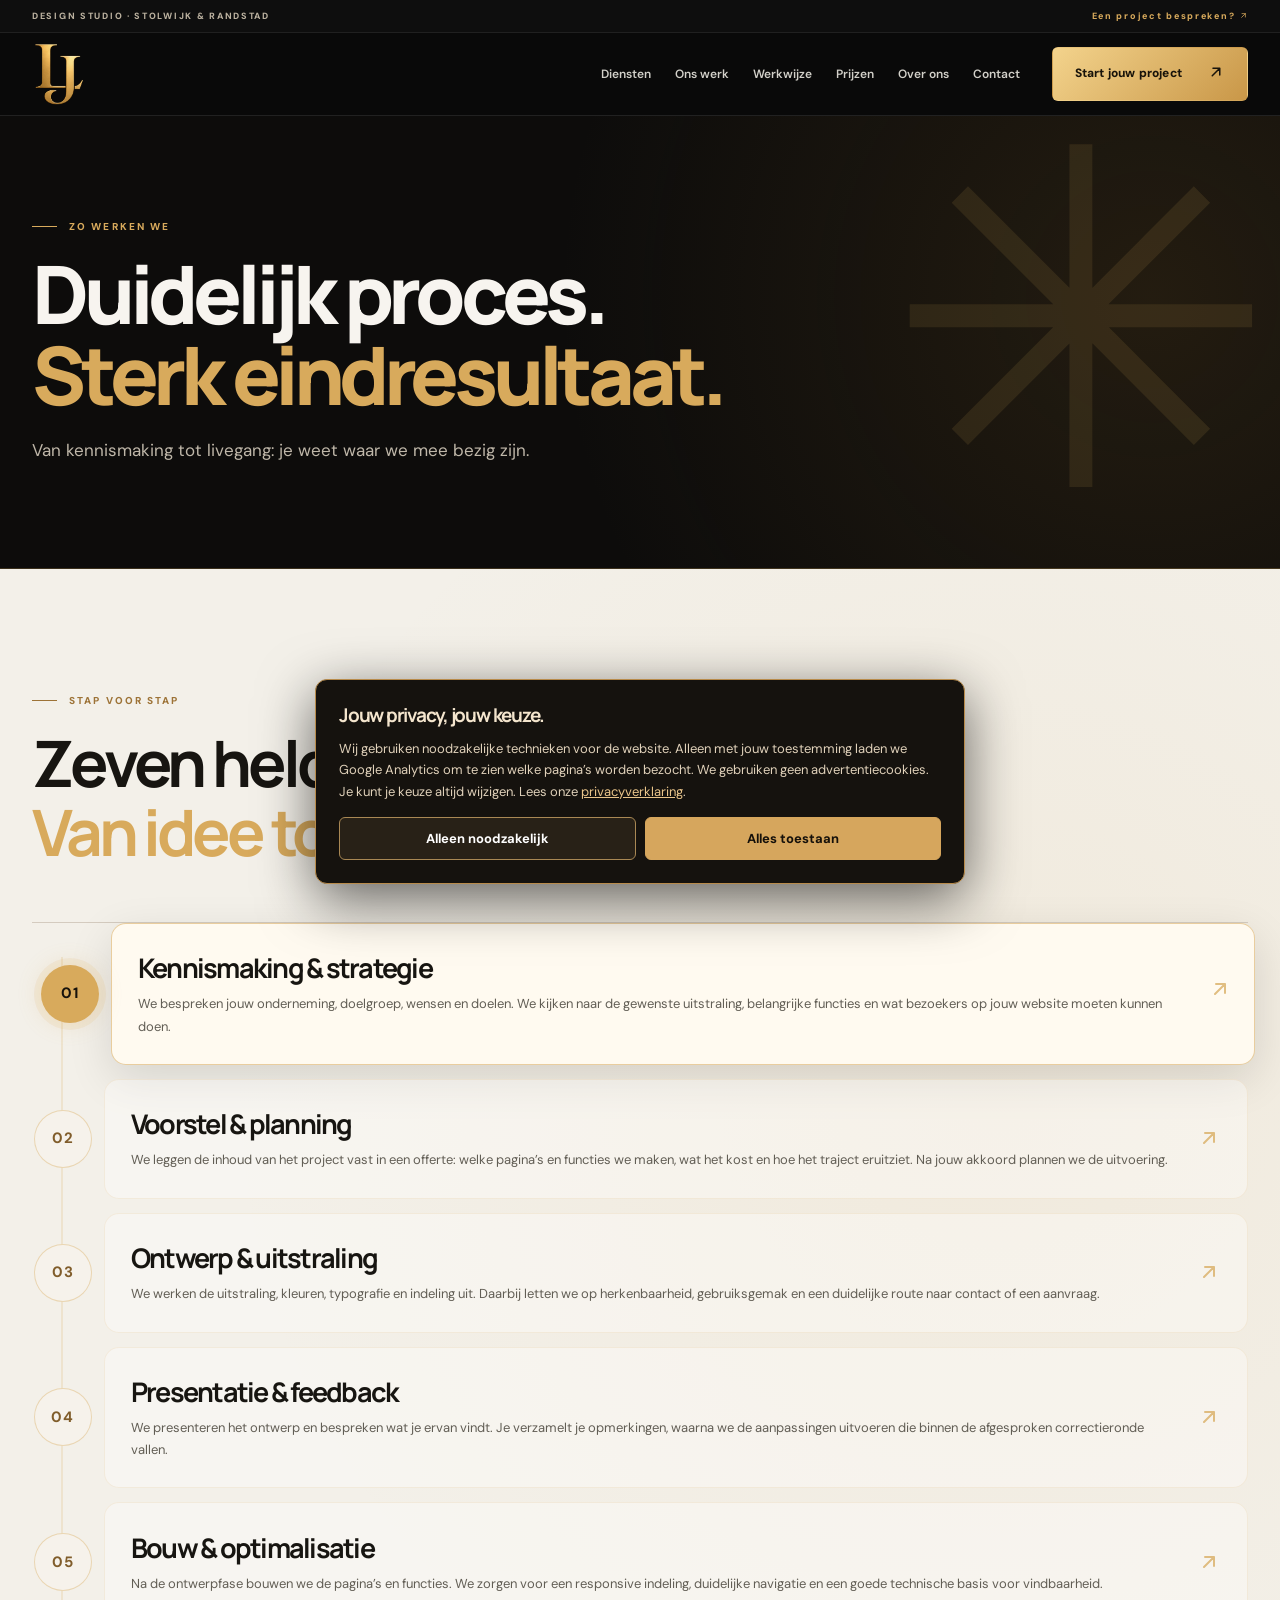
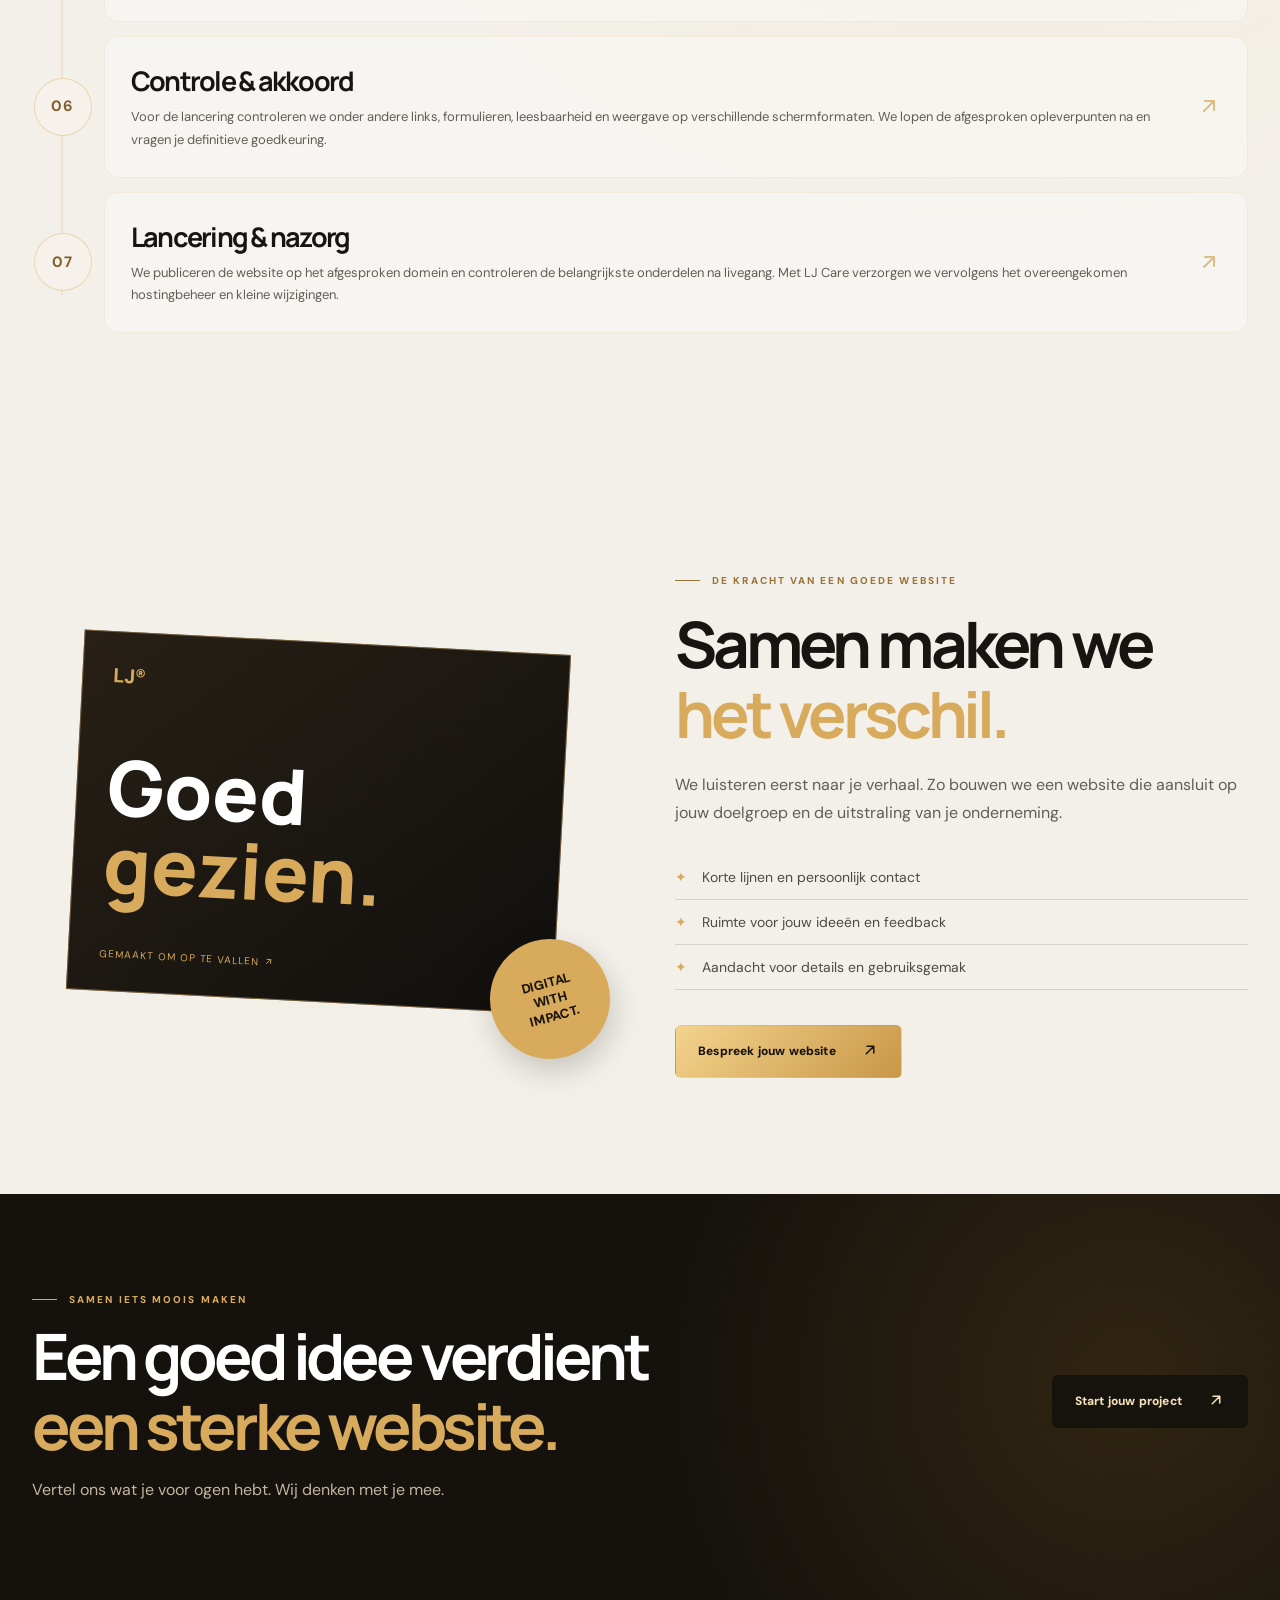
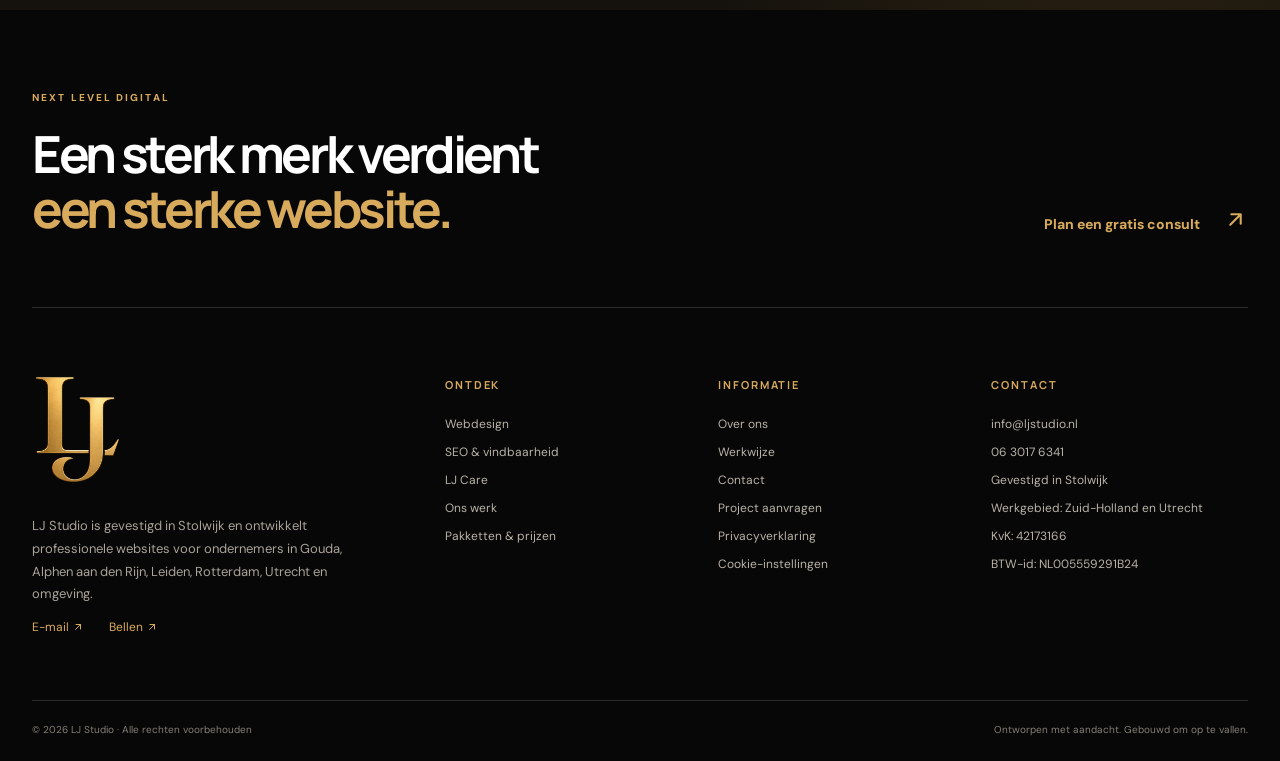
<file: werkwijze.html>
<!DOCTYPE html>
<html lang="nl">
<head>
<meta charset="utf-8"/>
<meta content="width=device-width,initial-scale=1" name="viewport"/>
<meta content="#080808" name="theme-color"/>

<title>Werkwijze webdesign | Van idee tot website | LJ Studio</title>
<meta content="Hoe laat je een professionele website maken? Ontdek de werkwijze van LJ Studio: kennismaken, ontwerpen, bouwen en lanceren. Vanuit Stolwijk voor de Randstad." name="description"/>

<link href="https://www.ljstudio.nl/werkwijze.html" rel="canonical"/>

<meta content="website" property="og:type"/>
<meta content="nl_NL" property="og:locale"/>
<meta content="LJ Studio" property="og:site_name"/>
<meta content="Werkwijze webdesign | Van idee tot website | LJ Studio" property="og:title"/>
<meta content="Van kennismaking en ontwerp tot bouw en lancering. Ontdek hoe LJ Studio vanuit Stolwijk professionele websites ontwikkelt voor ondernemers." property="og:description"/>
<meta content="https://www.ljstudio.nl/werkwijze.html" property="og:url"/>

<link href="assets/favicon.svg" rel="icon" type="image/svg+xml"/>
<link href="assets/style.css" rel="stylesheet"/>

<script type="application/ld+json">
{
  "@context": "https://schema.org",
  "@type": "ProfessionalService",
  "name": "LJ Studio",
  "url": "https://www.ljstudio.nl/",
  "email": "info@ljstudio.nl",
  "telephone": "+31 6 30176341",
  "vatID": "NL005559291B24",
  "address": {
    "@type": "PostalAddress",
    "addressLocality": "Stolwijk",
    "addressCountry": "NL"
  },
  "areaServed": [
    {"@type": "Place", "name": "Stolwijk"},
    {"@type": "City", "name": "Gouda"},
    {"@type": "City", "name": "Alphen aan den Rijn"},
    {"@type": "City", "name": "Leiden"},
    {"@type": "City", "name": "Rotterdam"},
    {"@type": "City", "name": "Utrecht"}
  ],
  "description": "LJ Studio is gevestigd in Stolwijk en biedt webdesign, SEO en websiteonderhoud voor ondernemers in Gouda, Alphen aan den Rijn, Leiden, Rotterdam, Utrecht en omgeving."
}
</script>

<script defer="" src="assets/script.js"></script>
<link rel="stylesheet" href="assets/journey.css?v=2"/><script defer src="assets/journey.js?v=1"></script>
</head>

<body>
<a class="skip-link" href="#main">Direct naar inhoud</a>

<div class="topbar">
  <div class="container topbar-inner">
    <span>DESIGN STUDIO · STOLWIJK &amp; RANDSTAD</span>
    <a href="contact.html">Een project bespreken? <span aria-hidden="true">↗</span></a>
  </div>
</div>

<header class="header">
  <div class="container header-inner">

    <a aria-label="LJ Studio - naar de homepage" class="logo" href="index.html">
      <span class="logo-monogram">L<span>J</span><i>.</i></span>
      <span class="logo-word">STUDIO<small>PREMIUM DIGITAL EXPERIENCES</small></span>
    </a>

    <button aria-controls="main-nav" aria-expanded="false" aria-label="Open navigatiemenu" class="menu-toggle" data-menu-toggle="" type="button">
      <span></span><span></span>
    </button>

    <nav aria-label="Hoofdnavigatie" class="nav" data-nav="" id="main-nav">
      <a href="diensten.html">Diensten</a>
      <a href="portfolio.html">Ons werk</a>
      <a href="werkwijze.html">Werkwijze</a>
      <a href="prijzen.html">Prijzen</a>
      <a href="over-ons.html">Over ons</a><a href="contact.html">Contact</a>
      <a class="nav-mobile-cta" href="aanvraag.html">Start jouw project ↗</a>
    </nav>

    <a class="btn btn-gold header-cta" href="aanvraag.html">
      Start jouw project <span>↗</span>
    </a>

  </div>
</header>

<main id="main">

<section class="page-hero">
  <div class="container page-hero-inner">
    <div class="reveal">
      <span class="eyebrow"><span class="eyebrow-line"></span>ZO WERKEN WE</span>
      <h1>Duidelijk proces.<br/><em>Sterk eindresultaat.</em></h1>
      <p class="page-lead">Van kennismaking tot livegang: je weet waar we mee bezig zijn.</p>
    </div>
    <div aria-hidden="true" class="page-symbol">✳</div>
  </div>
</section>

<section class="section section-light lj-journey">
  <div class="container">

    <div class="section-heading reveal process-heading">
      <span class="eyebrow"><span class="eyebrow-line"></span>STAP VOOR STAP</span>
      <h2>
        <span class="process-line">Zeven heldere stappen.</span><br/>
        <em class="process-line">Van idee tot livegang.</em>
      </h2>
    </div>

    <div class="steps process-steps">
      <div class="step reveal"><span class="step-num">01</span><div><h3>Kennismaking & strategie</h3><p>We bespreken jouw onderneming, doelgroep, wensen en doelen. We kijken naar de gewenste uitstraling, belangrijke functies en wat bezoekers op jouw website moeten kunnen doen.</p></div><span class="step-arrow" aria-hidden="true">↗</span></div>
      <div class="step reveal"><span class="step-num">02</span><div><h3>Voorstel & planning</h3><p>We leggen de inhoud van het project vast in een offerte: welke pagina’s en functies we maken, wat het kost en hoe het traject eruitziet. Na jouw akkoord plannen we de uitvoering.</p></div><span class="step-arrow" aria-hidden="true">↗</span></div>
      <div class="step reveal"><span class="step-num">03</span><div><h3>Ontwerp & uitstraling</h3><p>We werken de uitstraling, kleuren, typografie en indeling uit. Daarbij letten we op herkenbaarheid, gebruiksgemak en een duidelijke route naar contact of een aanvraag.</p></div><span class="step-arrow" aria-hidden="true">↗</span></div>
      <div class="step reveal"><span class="step-num">04</span><div><h3>Presentatie & feedback</h3><p>We presenteren het ontwerp en bespreken wat je ervan vindt. Je verzamelt je opmerkingen, waarna we de aanpassingen uitvoeren die binnen de afgesproken correctieronde vallen.</p></div><span class="step-arrow" aria-hidden="true">↗</span></div>
      <div class="step reveal"><span class="step-num">05</span><div><h3>Bouw & optimalisatie</h3><p>Na de ontwerpfase bouwen we de pagina’s en functies. We zorgen voor een responsive indeling, duidelijke navigatie en een goede technische basis voor vindbaarheid.</p></div><span class="step-arrow" aria-hidden="true">↗</span></div>
      <div class="step reveal"><span class="step-num">06</span><div><h3>Controle & akkoord</h3><p>Voor de lancering controleren we onder andere links, formulieren, leesbaarheid en weergave op verschillende schermformaten. We lopen de afgesproken opleverpunten na en vragen je definitieve goedkeuring.</p></div><span class="step-arrow" aria-hidden="true">↗</span></div>
      <div class="step reveal"><span class="step-num">07</span><div><h3>Lancering & nazorg</h3><p>We publiceren de website op het afgesproken domein en controleren de belangrijkste onderdelen na livegang. Met LJ Care verzorgen we vervolgens het overeengekomen hostingbeheer en kleine wijzigingen.</p></div><span class="step-arrow" aria-hidden="true">↗</span></div>
    </div>
    </div>
  </div>
</section>

<section class="section section-cream">
  <div class="container">
    <div class="split split-reverse">

      <div class="split-copy reveal">
        <span class="eyebrow"><span class="eyebrow-line"></span>DE KRACHT VAN EEN GOEDE WEBSITE</span>
        <h2>Samen maken we<br/><em>het verschil.</em></h2>
        <p>We luisteren eerst naar je verhaal. Zo bouwen we een website die aansluit op jouw doelgroep en de uitstraling van je onderneming.</p>

        <ul class="feature-list">
          <li><span>✦</span>Korte lijnen en persoonlijk contact</li>
          <li><span>✦</span>Ruimte voor jouw ideeën en feedback</li>
          <li><span>✦</span>Aandacht voor details en gebruiksgemak</li>
        </ul>

        <a class="btn btn-dark" href="contact.html">
          Bespreek jouw website <span aria-hidden="true">↗</span>
        </a>
      </div>

      <div class="split-art reveal">
        <div class="shape-disc"></div>
        <div class="shape-frame">
          <div class="shape-mini">LJ<span>®</span></div>
          <div class="shape-type">Goed<br/><em>gezien.</em></div>
          <div class="shape-footer">GEMAAKT OM OP TE VALLEN <span>↗</span></div>
        </div>
        <div class="shape-badge">DIGITAL<br/>WITH<br/>IMPACT.</div>
      </div>

    </div>
  </div>
</section>

<section class="contact-band">
  <div class="container band-inner">
    <div>
      <span class="eyebrow"><span class="eyebrow-line"></span>SAMEN IETS MOOIS MAKEN</span>
      <h2>Een goed idee verdient<br/><em>een sterke website.</em></h2>
      <p>Vertel ons wat je voor ogen hebt. Wij denken met je mee.</p>
    </div>
    <a class="btn btn-light" href="aanvraag.html">
      Start jouw project <span aria-hidden="true">↗</span>
    </a>
  </div>
</section>

</main>

<footer class="footer">
  <div class="container">

    <div class="footer-intro">
      <div>
        <span class="eyebrow">NEXT LEVEL DIGITAL</span>
        <h2>Een sterk merk verdient<br/><em>een sterke website.</em></h2>
      </div>
      <a class="footer-cta" href="contact.html">
        Plan een gratis consult <span>↗</span>
      </a>
    </div>

    <div class="footer-grid">

      <div class="footer-brand">
        <a class="logo" href="index.html">
          <span class="logo-monogram">L<span>J</span><i>.</i></span>
          <span class="logo-word">STUDIO<small>PREMIUM DIGITAL EXPERIENCES</small></span>
        </a>

        <p>LJ Studio is gevestigd in Stolwijk en ontwikkelt professionele websites voor ondernemers in Gouda, Alphen aan den Rijn, Leiden, Rotterdam, Utrecht en omgeving.</p>

        <div class="social-row">
          <a href="mailto:info@ljstudio.nl">E-mail ↗</a>
          <a href="tel:+31630176341">Bellen ↗</a>
        </div>
      </div>

      <div class="footer-col">
        <h3>ONTDEK</h3>
        <a href="websites.html">Webdesign</a>
        <a href="seo.html">SEO &amp; vindbaarheid</a>
        <a href="onderhoud.html">LJ Care</a>
        <a href="portfolio.html">Ons werk</a>
        <a href="prijzen.html">Pakketten &amp; prijzen</a>
      </div>

      <div class="footer-col">
        <h3>INFORMATIE</h3>
        <a href="over-ons.html">Over ons</a>
        <a href="werkwijze.html">Werkwijze</a>
        <a href="contact.html">Contact</a>
        <a href="aanvraag.html">Project aanvragen</a>
        <a href="privacyverklaring.html">Privacyverklaring</a>
      </div>

      <div class="footer-col">
        <h3>CONTACT</h3>
        <a href="mailto:info@ljstudio.nl">info@ljstudio.nl</a>
        <a href="tel:+31630176341">06 3017 6341</a>
        <span>Gevestigd in Stolwijk</span>
        <span>Werkgebied: Zuid-Holland en Utrecht</span>
        <span>KvK: 42173166</span>
        <span>BTW-id: NL005559291B24</span>
      </div>

    </div>

    <div class="footer-bottom">
      <span>© <span data-year="">2026</span> LJ Studio · Alle rechten voorbehouden</span>
      <span>Ontworpen met aandacht. Gebouwd om op te vallen.</span>
    </div>

  </div>
</footer>

</body>
</html>
</file>
<file: assets/style.css>
@import url('https://fonts.googleapis.com/css2?family=DM+Sans:wght@400;500;600;700&family=Manrope:wght@400;500;600;700;800&display=swap');
:root{--bg:#090909;--bg2:#121212;--panel:#191919;--gold:#d8aa5c;--gold2:#f5d48a;--gold3:#9e7438;--cream:#f3f0e9;--white:#f7f4ef;--muted:#aaa6a0;--ink:#171511;--line:#ffffff1f;--radius:20px}
*{box-sizing:border-box}html{scroll-behavior:smooth}body{margin:0;background:var(--bg);color:var(--white);font-family:'DM Sans',Arial,sans-serif;-webkit-font-smoothing:antialiased;overflow-x:clip}a{text-decoration:none;color:inherit}button,input,select,textarea{font:inherit}button{cursor:pointer}img{display:block;max-width:100%}h1,h2,h3,p{margin-top:0}h1,h2,h3{font-family:'Manrope',Arial,sans-serif;letter-spacing:-.065em}h1{font-size:clamp(55px,6.9vw,110px);line-height:1.01;font-weight:800}h2{font-size:clamp(38px,5vw,75px);line-height:1.09}h3{font-size:clamp(22px,2vw,32px)}h1 em,h2 em,h3 em{font-style:normal;color:var(--gold)}p{line-height:1.75}::selection{background:var(--gold);color:#080808}:focus-visible{outline:3px solid var(--gold2);outline-offset:4px}.container{width:min(1220px,calc(100% - 64px));margin-inline:auto}.skip-link{position:absolute;top:-100px;left:12px;background:var(--gold);color:#080808;padding:12px;z-index:300}.skip-link:focus{top:12px}.scroll-progress{position:fixed;z-index:110;top:0;left:0;width:100%;height:3px;background:var(--gold);transform:scaleX(0);transform-origin:left;pointer-events:none}
.topbar{background:#0e0e0e;border-bottom:1px solid #ffffff13}.topbar-inner{display:flex;align-items:center;justify-content:space-between;height:32px;font-size:9px;letter-spacing:.19em;font-weight:800;color:#bcb2a0}.topbar a{color:var(--gold)}.header{position:sticky;top:0;z-index:100;background:#0a0a0af0;border-bottom:1px solid #ffffff19;backdrop-filter:blur(18px)}.header-inner{height:82px;display:flex;align-items:center;gap:32px}.logo{display:inline-flex;align-items:center;gap:13px;white-space:nowrap;flex-shrink:0}.logo-monogram{font:700 43px/1 Georgia,serif;letter-spacing:-.17em;color:var(--gold);padding-right:8px}.logo-monogram span{font-size:.92em}.logo-monogram i{font-style:normal;font-size:.55em}.logo-word{font:700 18px/1.15 Manrope,sans-serif;letter-spacing:.37em;color:#fff}.logo-word small{display:block;font:700 7px/1.8 'DM Sans',sans-serif;letter-spacing:.19em;color:#b3a88e;margin-top:4px}.nav{display:flex;align-items:center;gap:24px;margin-left:auto}.nav a{font-size:12px;color:#d2d0c9;font-weight:600;transition:color .2s}.nav a:hover,.nav a[aria-current=page]{color:var(--gold)}.nav-mobile-cta{display:none!important}.btn{display:inline-flex;align-items:center;justify-content:center;gap:25px;min-height:51px;padding:14px 22px;border-radius:6px;border:1px solid transparent;font-size:12px;letter-spacing:.015em;font-weight:800;line-height:1.3;transition:transform .2s,background .2s,border-color .2s}.btn:hover{transform:translateY(-3px)}.btn span{font-size:18px}.btn-gold,.btn-dark{background:linear-gradient(135deg,#f3d38c,#c99748);color:#18130a}.btn-gold:hover,.btn-dark:hover{background:#f6da9f}.btn-outline,.btn-ghost{border-color:#9d8057;background:transparent;color:inherit}.btn-outline:hover{background:#d5aa5b20}.btn-text{padding-left:0;background:transparent;color:var(--white);border:0}.btn-light{background:#16130d;color:#f4e1bc}.header-cta{margin-left:0;white-space:nowrap}.menu-toggle{display:none;border:1px solid #d7ad6d77;background:transparent;width:48px;height:44px;border-radius:6px;padding:12px}.menu-toggle span{display:block;height:2px;background:var(--gold);margin:5px 0}
.eyebrow{display:inline-flex;align-items:center;gap:12px;color:var(--gold);font-size:10px;letter-spacing:.21em;font-weight:800;text-transform:uppercase}.eyebrow-line{width:25px;height:1px;background:currentColor;display:inline-block}.micro{font-size:10px;letter-spacing:.15em;font-weight:800;text-transform:uppercase}.live-dot{height:7px;width:7px;border-radius:50%;background:var(--gold);box-shadow:0 0 0 6px #d9ab5622;display:inline-block}.hero{position:relative;overflow:hidden;background:radial-gradient(ellipse at 77% 50%,#39291888,transparent 42%),#090909}.premium-hero{min-height:745px}.hero-glow{position:absolute;width:600px;height:600px;right:-200px;top:0;background:radial-gradient(circle,#b68c4a26,transparent 65%);pointer-events:none}.hero-grid{display:grid;grid-template-columns:1.07fr .93fr;gap:40px;align-items:center;padding:90px 0 100px;min-height:720px}.hero-copy{position:relative;z-index:2}.hero h1{margin:30px 0 30px}.hero .dot{color:var(--white)}.hero-lead{max-width:575px;color:#c5bfb3;font-size:17px;line-height:1.8}.hero-actions{display:flex;gap:20px;flex-wrap:wrap;margin-top:33px}.hero-proof{display:flex;gap:36px;margin-top:74px;color:#8f8c84;font-size:9px;letter-spacing:.12em;font-weight:800}.hero-proof b{color:var(--gold);font-size:13px;margin-right:9px}.hero-stage{height:550px;position:relative;display:grid;place-items:center;perspective:1200px}.stage-orbit{position:absolute;width:470px;height:470px;border:1px solid #d4a45b25;border-radius:50%;animation:orbit 35s linear infinite}.stage-orbit-two{width:580px;height:580px;animation-duration:55s;animation-direction:reverse;border-color:#d4a45b15}.stage-orbit:before{content:'';position:absolute;width:9px;height:9px;top:50%;left:-4px;background:var(--gold);border-radius:50%;box-shadow:0 0 30px var(--gold)}.stage-panel{position:relative;width:min(100%,440px);height:500px;background:linear-gradient(145deg,#16110b,#080808 70%);border:1px solid #d3a66166;box-shadow:0 40px 120px #000b,0 0 90px #b98d3b12;transform:rotate(-3deg);overflow:hidden;animation:levitate 8s ease-in-out infinite}.stage-panel:before{content:'';position:absolute;inset:0;background:linear-gradient(125deg,transparent 35%,#d9ae5520 50%,transparent 65%);pointer-events:none}.stage-panel img{width:100%;height:390px;object-fit:contain;mix-blend-mode:screen;filter:contrast(1.15)}.stage-meta,.stage-bottom{display:flex;justify-content:space-between;gap:15px;padding:24px 24px 10px;font-size:9px;font-weight:800;letter-spacing:.16em;color:#bc9b61}.stage-bottom{border-top:1px solid #e0b66b33;padding-top:17px}.stage-tag{position:absolute;right:-12px;bottom:32px;background:var(--gold);color:#17120b;padding:14px 20px;font-size:10px;font-weight:800;letter-spacing:.1em;transform:rotate(5deg)}.hero-scroll{position:absolute;bottom:30px;left:calc((100% - min(1220px,100% - 64px))/2);color:#9d9587;font-size:9px;letter-spacing:.18em}.hero-scroll span{margin-left:15px;color:var(--gold)}@keyframes levitate{0%,100%{transform:translateY(0) rotate(-3deg)}50%{transform:translateY(-14px) rotate(-2deg)}}@keyframes orbit{to{transform:rotate(360deg)}}
.marquee{overflow:hidden;background:#d6ab62;color:#1d170e;padding:20px 0;white-space:nowrap}.marquee-track{display:flex;width:max-content;align-items:center;gap:28px;animation:marquee 35s linear infinite}.marquee span{font-size:12px;font-weight:800;letter-spacing:.17em}.marquee i{font-size:20px;font-style:normal}@keyframes marquee{to{transform:translateX(-50%)}}
.section{padding:116px 0}.section-dark{background:#0c0c0c;color:var(--white)}.section-light,.section-cream{background:var(--cream);color:var(--ink)}.section-heading{max-width:800px;margin-bottom:55px}.section-heading h2{margin:21px 0 20px}.section-heading p{color:#b6b0a7;font-size:16px;max-width:660px}.section-light .section-heading p,.section-cream .section-heading p{color:#6c675e}.section-light .eyebrow,.section-cream .eyebrow{color:#9d7337}.cards{display:grid;grid-template-columns:repeat(3,minmax(0,1fr));gap:18px}.service-card{min-height:430px;border:1px solid #ffffff25;border-radius:9px;background:linear-gradient(160deg,#22201b,#101010);padding:27px;display:flex;flex-direction:column;justify-content:space-between;overflow:hidden;position:relative;transition:transform .3s,border-color .3s;color:#fff}.service-card:hover{transform:translateY(-7px);border-color:var(--gold)}.service-card:after{content:'';position:absolute;width:280px;height:280px;border-radius:50%;right:-170px;top:40px;background:#bc8c3822;filter:blur(45px)}.service-no{font-size:10px;letter-spacing:.18em;color:var(--gold);font-weight:800}.service-symbol{font:800 175px/1 Manrope,sans-serif;color:#d3a55620;position:absolute;top:70px;right:18px;letter-spacing:-.13em}.service-symbol span{font-size:42px;color:var(--gold)}.service-card .card-top{display:flex;justify-content:space-between;color:var(--gold);font-size:11px;letter-spacing:.1em}.service-card .card-icon{font-size:20px}.card-abstract{position:absolute;right:30px;top:80px;width:180px;height:180px;border-radius:50%;border:1px solid #d8aa5c66;box-shadow:inset 0 0 0 28px #d8aa5c08,0 0 60px #d8aa5c12}.card-abstract span{display:block;width:80px;height:80px;border:1px solid #d8aa5c88;transform:translate(50px,50px) rotate(45deg)}.service-card .card-bottom{position:relative;z-index:2;margin-top:auto}.service-card h3{margin:0 0 14px;font-size:28px}.service-card p{color:#b9b5ab;font-size:14px;line-height:1.75}.card-action{display:inline-flex;margin-top:22px;color:var(--gold);font-size:12px;font-weight:800}.work-grid{display:grid;grid-template-columns:1.18fr .82fr;gap:22px}.work-card{display:block;border:1px solid #dbd6cb;background:#fff;border-radius:9px;overflow:hidden;color:#16140f;transition:transform .3s}.work-card:hover{transform:translateY(-6px)}.work-art{height:360px;display:grid;place-items:center;overflow:hidden;position:relative}.work-art-yvd{background:radial-gradient(circle at 75% 35%,#63929b,#13313d 55%,#081b22)}.work-browser{width:80%;height:275px;background:#eff2f1;box-shadow:0 30px 60px #0006;transform:rotate(-4deg) translateY(25px);border-radius:9px;overflow:hidden}.work-browser-bar{height:34px;display:flex;align-items:center;justify-content:space-between;padding:0 17px;background:#e6eae9;color:#36565c;font-size:9px;letter-spacing:.15em}.work-browser-content{padding:30px;background:linear-gradient(120deg,#e9f0f0,#bfd2d5);height:calc(100% - 34px);color:#183b43}.work-browser-content small{font-size:9px;letter-spacing:.2em}.work-browser-content strong{display:block;font:800 clamp(21px,3vw,38px)/1.15 Manrope,sans-serif;margin:20px 0}.mock-btn{display:inline-block;background:#183d45;color:white;padding:10px 13px;font-size:9px}.work-art-brand{display:flex;flex-direction:column;justify-content:space-between;align-items:flex-start;padding:35px;background:radial-gradient(circle at 90% 5%,#6a4d1c,#14110d 50%,#0a0a0a);color:var(--gold)}.work-art-brand strong{font:800 clamp(66px,8vw,130px)/.86 Manrope,sans-serif;letter-spacing:-.09em}.work-art-brand strong em{font-style:normal;color:#fff}.art-overline,.art-bottom{font-size:10px;letter-spacing:.18em;font-weight:800}.work-info{padding:27px;display:flex;justify-content:space-between;align-items:center;gap:20px}.work-info .micro{color:#9b743e}.work-info h3{margin:10px 0 5px;font-size:23px}.work-info p{color:#6e6960;font-size:13px;margin:0}.work-arrow{font-size:32px;color:#9d753a}.section-footer{display:flex;justify-content:space-between;gap:20px;align-items:center;margin-top:25px;font-size:12px;color:#736e64}.text-link{font-weight:800;color:#8c672e;white-space:nowrap}
.split{display:grid;grid-template-columns:1fr 1fr;gap:70px;align-items:center}.split-reverse .split-copy{order:2}.split h2{margin:22px 0}.split-copy p{color:#aaa49a;font-size:16px}.section-cream .split-copy p,.section-light .split-copy p{color:#625e56}.feature-list{list-style:none;padding:0;margin:28px 0 35px}.feature-list li{padding:13px 0;border-bottom:1px solid #ffffff21;color:#c5c0b5;font-size:14px}.section-cream .feature-list li,.section-light .feature-list li{border-color:#0002;color:#4f4b44}.feature-list li span{color:var(--gold);margin-right:15px}.split-art{position:relative;min-height:475px;display:grid;place-items:center}.art-shell{width:88%;min-height:420px;border:1px solid #bc955a88;background:linear-gradient(135deg,#302719,#100e0b);box-shadow:0 30px 80px #0006;transform:rotate(3deg)}.art-shell-head{padding:20px;border-bottom:1px solid #bc955a55;display:flex;justify-content:space-between;color:var(--gold);font-size:9px;letter-spacing:.12em}.art-shell-body{padding:35px}.art-giant{font:800 clamp(50px,6vw,91px)/1.03 Manrope,sans-serif;letter-spacing:-.08em;color:#fff;margin:25px 0}.art-giant em{color:var(--gold);font-style:normal}.art-lines i{display:block;height:1px;background:#bd94584b;margin:14px 0}.art-lines i:nth-child(2){width:80%}.art-lines i:nth-child(3){width:55%}.art-shell-body>span{display:block;margin-top:32px;color:var(--gold);font-size:10px;letter-spacing:.12em}.art-float{position:absolute;bottom:15px;left:0;background:var(--gold);color:#17110a;font:800 31px Manrope;padding:18px 24px;transform:rotate(-4deg)}.art-float small{display:block;font-size:8px;letter-spacing:.1em}.shape-disc{position:absolute;inset:30px;border-radius:50%;background:radial-gradient(circle,#c19a542b,transparent 60%)}.shape-frame{position:relative;z-index:1;background:linear-gradient(140deg,#282016,#100f0d);color:white;border:1px solid #bd955a88;width:85%;min-height:350px;padding:30px;transform:rotate(3deg)}.shape-mini{color:var(--gold);font-size:20px;font-weight:800}.shape-type{font:800 clamp(46px,6vw,85px)/1 Manrope;margin:60px 0 45px}.shape-type em{color:var(--gold);font-style:normal}.shape-footer{font-size:10px;color:var(--gold);letter-spacing:.1em}.shape-badge{position:absolute;right:-5px;bottom:0;border-radius:50%;width:120px;height:120px;display:grid;place-items:center;background:var(--gold);color:#1a140b;font-size:13px;text-align:center;font-weight:800;transform:rotate(-15deg)}
.price-grid{display:grid;grid-template-columns:repeat(3,minmax(0,1fr));gap:16px}.price-card{display:flex;flex-direction:column;min-height:545px;padding:35px 28px;background:#fff;border:1px solid #d8d2c7;border-radius:8px;position:relative;color:#181511;overflow:hidden}.price-featured{background:#17130e;border-color:#c39951;color:#fff;box-shadow:0 20px 60px #0002}.price-ribbon{position:absolute;top:0;right:0;background:var(--gold);color:#1a1207;font-size:9px;font-weight:800;letter-spacing:.1em;padding:12px 14px}.plan-label{font-size:10px;letter-spacing:.2em;color:#94703c;font-weight:800}.price-featured .plan-label{color:var(--gold)}.price-card h3{margin:24px 0 10px;font-size:29px}.price-card>p{font-size:13px;color:#736d63;line-height:1.65;min-height:43px}.price-featured>p{color:#bcb3a4}.price{font:800 clamp(40px,4vw,55px)/1.2 Manrope;letter-spacing:-.065em;margin:20px 0 25px}.price small{display:block;font:600 12px DM Sans;letter-spacing:0;color:#8b8275;margin-top:7px}.price-card ul{list-style:none;padding:0;margin:0 0 28px}.price-card li{padding:10px 0;border-bottom:1px solid #00000012;font-size:12px;color:#514c45}.price-featured li{border-color:#ffffff1a;color:#d5ccbc}.price-card li:before{content:'✓';color:#b18440;font-weight:800;margin-right:10px}.price-card .btn{margin-top:auto}.price-featured .btn{color:#17120a}.price-note{font-size:11px;color:#7c756b;line-height:1.7;margin:19px 0 0}.care-strip{display:flex;justify-content:space-between;align-items:center;gap:25px;margin-top:20px;background:#1b1711;color:#fff;padding:30px;border-radius:8px}.care-strip h3{margin:9px 0;font-size:27px}.care-strip h3 span{color:var(--gold);margin-left:10px}.care-strip h3 small{font:500 12px DM Sans}.care-strip p{margin:0;font-size:12px;color:#b5aa99}.care-strip .btn{white-space:nowrap}
.steps{border-top:1px solid #ffffff24}.step{display:grid;grid-template-columns:100px 1fr 35px;gap:22px;align-items:center;border-bottom:1px solid #ffffff24;padding:25px 0}.step-num{font:800 18px Manrope;color:var(--gold)}.step h3{margin:0 0 5px;font-size:27px}.step p{color:#a9a49c;margin:0;font-size:13px}.step-arrow{color:var(--gold);font-size:24px}.faq-layout{display:grid;grid-template-columns:.8fr 1.2fr;gap:70px}.faq-layout h2{margin:22px 0}.faq-layout>div:first-child>p{color:#726b62}.faq-list{border-top:1px solid #c9c1b5}.faq-item{border-bottom:1px solid #c9c1b5}.faq-item summary{list-style:none;display:flex;justify-content:space-between;align-items:center;gap:20px;padding:23px 0;font-weight:700;font-size:15px;cursor:pointer}.faq-item summary::-webkit-details-marker{display:none}.faq-plus{font-size:24px;font-weight:400;color:#a27839}.faq-item[open] .faq-plus{transform:rotate(45deg)}.faq-item p{color:#676056;font-size:14px;margin:0 0 24px}.contact-band{padding:90px 0;background:radial-gradient(circle at 88% 45%,#6b4d1c55,transparent 40%),#15120d;color:#fff}.band-inner{display:flex;justify-content:space-between;align-items:center;gap:35px}.contact-band h2{margin:15px 0;font-size:clamp(40px,5vw,68px)}.contact-band p{color:#c3b5a1}.band-inner .btn{flex-shrink:0}
.page-hero{background:radial-gradient(circle at 90% 40%,#60471e44,transparent 50%),#0d0c0b;border-bottom:1px solid #d4a7593b;overflow:hidden}.page-hero-inner{min-height:380px;padding:95px 0 85px;position:relative}.page-hero h1{max-width:1000px;font-size:clamp(52px,6.3vw,90px);margin:20px 0}.page-lead{max-width:650px;color:#bfb7a9;font-size:17px}.page-symbol{position:absolute;right:-30px;top:-65px;font-size:470px;color:#d5aa5810;pointer-events:none}.center-action{margin-top:35px}.contact-layout{display:grid;grid-template-columns:.9fr 1.1fr;gap:65px}.contact-layout h2{margin:20px 0}.contact-intro{color:#6c665d}.contact-detail{border-top:1px solid #c9c0b2;padding:22px 0;display:flex;flex-direction:column;gap:7px}.contact-detail span{font-size:10px;color:#94713e;letter-spacing:.15em;font-weight:800}.contact-detail a,.contact-detail strong{font-size:21px;overflow-wrap:anywhere}.contact-detail small{font-size:12px;color:#736c60}.form-panel{background:#fff;border:1px solid #d8d0c5;border-radius:8px;padding:34px}.form-grid{display:grid;grid-template-columns:1fr 1fr;gap:15px}.contact-form label{display:block;font-size:12px;font-weight:700;margin-bottom:18px}.contact-form label>span{color:#b78335}.contact-form input,.contact-form textarea,.contact-form select{display:block;width:100%;padding:14px 12px;border:1px solid #cfc7ba;border-radius:4px;background:#faf9f6;color:#181511;margin-top:8px;outline-color:#b18440}.contact-form textarea{resize:vertical}.form-bottom{display:flex;flex-direction:column;align-items:flex-start;gap:10px}.form-bottom p,.form-status{font-size:11px;color:#7a7164}.legal-copy{max-width:900px;line-height:1.8}.legal-copy h2{font-size:26px;letter-spacing:-.04em}.legal-copy p,.legal-copy li{font-size:14px;color:#555047}.legal-alert{border-left:4px solid #c19348;background:#fff6e6;padding:20px;color:#493a21}.section-light .service-card,.section-cream .service-card{color:#fff}.section-light .step,.section-cream .step{border-color:#d4cbbf}.section-light .step p,.section-cream .step p{color:#625e55}.section-light .steps,.section-cream .steps{border-color:#d4cbbf}
.footer{background:#070707;color:#fff;padding:75px 0 25px}.footer-intro{display:flex;justify-content:space-between;align-items:end;gap:25px;padding-bottom:70px;border-bottom:1px solid #ffffff26}.footer-intro h2{font-size:clamp(32px,4vw,60px);margin:20px 0 0}.footer-cta{font-size:14px;color:var(--gold);font-weight:800;white-space:nowrap}.footer-cta span{margin-left:20px;font-size:25px}.footer-grid{display:grid;grid-template-columns:1.6fr 1fr 1fr 1.1fr;gap:40px;padding:65px 0}.footer-brand p{font-size:13px;color:#a9a399;max-width:340px;margin-top:25px}.footer-col{display:flex;flex-direction:column;gap:12px}.footer-col h3{font-size:11px;letter-spacing:.17em;color:var(--gold);margin:4px 0 12px}.footer-col a,.footer-col span{font-size:12px;color:#b9b3a9;overflow-wrap:anywhere}.footer-col a:hover,.social-row a:hover{color:var(--gold)}.social-row{display:flex;gap:25px}.social-row a{font-size:12px;color:var(--gold)}.footer-bottom{border-top:1px solid #ffffff24;padding-top:22px;display:flex;justify-content:space-between;gap:20px;font-size:10px;color:#858078}
.reveal{opacity:0;transform:translateY(26px);transition:opacity .7s ease,transform .7s ease}.reveal.visible{opacity:1;transform:none}.hero-copy.reveal,.hero-stage.reveal{opacity:1;transform:none}
@media(max-width:1120px){.header-inner{gap:20px}.nav{gap:14px}.nav a{font-size:11px}.header-cta{padding:12px}.logo-word{font-size:15px}.hero-grid{gap:20px}.stage-panel{width:90%}}
@media(max-width:920px){.header-inner{height:70px}.header-cta{display:none}.menu-toggle{display:block;margin-left:auto}.nav{position:absolute;top:70px;left:0;right:0;display:none;flex-direction:column;align-items:stretch;gap:0;margin:0;padding:14px 32px 24px;background:#0b0b0b;border-bottom:1px solid #d8aa5c55;box-shadow:0 30px 50px #0008}.nav.open{display:flex}.nav a{padding:15px 0;font-size:15px;border-bottom:1px solid #ffffff16}.nav-mobile-cta{display:block!important;color:var(--gold)!important}.hero-grid{grid-template-columns:1fr;gap:20px;padding:75px 0 90px}.hero-stage{height:470px}.stage-panel{height:425px;width:min(100%,420px)}.stage-panel img{height:315px}.stage-orbit{width:390px;height:390px}.stage-orbit-two{width:470px;height:470px}.hero-proof{margin-top:40px}.cards,.price-grid{grid-template-columns:repeat(2,minmax(0,1fr))}.price-featured{grid-column:1/-1}.price-card{min-height:490px}.work-grid,.split,.faq-layout,.contact-layout{grid-template-columns:1fr}.split-reverse .split-copy{order:0}.split-art{min-height:400px}.footer-grid{grid-template-columns:1.3fr 1fr 1fr}.footer-col:last-child{grid-column:2/-1}.footer-intro{align-items:start;flex-direction:column}.faq-layout{gap:20px}}
@media(max-width:600px){.container{width:calc(100% - 36px)}.topbar-inner{height:29px}.topbar-inner span{font-size:8px}.topbar-inner a{font-size:8px}.header-inner{height:67px}.nav{top:67px}.logo-monogram{font-size:34px}.logo-word{font-size:13px;letter-spacing:.26em}.logo-word small{font-size:6px;letter-spacing:.1em}.section{padding:76px 0}.section-heading{margin-bottom:35px}.section-heading h2{font-size:clamp(35px,10vw,54px)}.hero-grid{padding:64px 0 65px}.hero h1{font-size:clamp(49px,12vw,74px);margin:23px 0}.hero-lead{font-size:15px}.hero-actions{gap:10px}.hero-actions .btn{min-height:48px}.hero-proof{flex-direction:column;gap:13px;margin-top:40px}.hero-stage{height:360px}.stage-panel{height:340px;width:84%}.stage-panel img{height:240px}.stage-meta{padding:17px 14px 8px;font-size:7px}.stage-bottom{font-size:7px;padding:13px}.stage-orbit{width:290px;height:290px}.stage-orbit-two{width:360px;height:360px}.stage-tag{right:0;bottom:18px;font-size:8px}.hero-scroll{display:none}.marquee{padding:14px 0}.marquee span{font-size:10px}.cards,.price-grid,.work-grid{grid-template-columns:1fr}.service-card{min-height:350px}.service-symbol{font-size:125px}.work-art{height:285px}.work-browser{height:240px}.work-browser-content{padding:20px}.work-art-brand strong{font-size:84px}.section-footer{flex-direction:column;align-items:flex-start}.split{gap:22px}.split-art{min-height:340px}.shape-frame{min-height:300px}.shape-type{margin:40px 0;font-size:55px}.art-shell{min-height:330px}.art-shell-body{padding:22px}.art-giant{font-size:55px}.art-float{font-size:22px}.price-featured{grid-column:auto}.price-card{min-height:0;padding:30px 23px}.care-strip{flex-direction:column;align-items:flex-start}.care-strip h3 span{display:block;margin:5px 0 0}.step{grid-template-columns:42px 1fr 20px;gap:10px;padding:21px 0}.step h3{font-size:21px}.step p{font-size:12px}.faq-item summary{font-size:14px}.contact-band{padding:65px 0}.band-inner{flex-direction:column;align-items:flex-start}.contact-band h2{font-size:clamp(39px,10vw,56px)}.page-hero-inner{min-height:300px;padding:65px 0}.page-hero h1{font-size:clamp(48px,11vw,68px)}.page-lead{font-size:15px}.page-symbol{font-size:280px;right:-70px;top:-20px}.contact-layout{gap:25px}.form-panel{padding:20px}.form-grid{grid-template-columns:1fr;gap:0}.footer{padding-top:55px}.footer-intro{padding-bottom:45px}.footer-grid{grid-template-columns:1fr 1fr;gap:40px 22px;padding:45px 0}.footer-brand{grid-column:1/-1}.footer-col:last-child{grid-column:1/-1}.footer-bottom{flex-direction:column}.section-heading p{font-size:14px}}
@media(prefers-reduced-motion:reduce){*,*::before,*::after{animation:none!important;transition:none!important;scroll-behavior:auto!important}.reveal{opacity:1;transform:none}}

/* LJ Studio — verfijnde bewegingen (2026) */
/* Grote ster op de donkere paginakoppen draait rustig rond. */
.page-symbol{transform-origin:center center;animation:lj-symbol-turn 38s linear infinite;will-change:transform}
@keyframes lj-symbol-turn{to{transform:rotate(360deg)}}
/* Werkwijze: de twee regels komen na elkaar binnen. */
.process-heading h2 .process-line{display:inline-block;opacity:0;transform:translateY(20px);transition:opacity .75s ease,transform .85s cubic-bezier(.2,.7,.2,1)}
.process-heading.visible h2 .process-line{opacity:1;transform:translateY(0)}
.process-heading.visible h2 .process-line:nth-of-type(2){transition-delay:.18s}
/* De processtappen verschijnen als een rustige cascade. */
.process-steps .step{transition:opacity .7s ease,transform .7s cubic-bezier(.2,.7,.2,1),background-color .3s ease,padding-left .3s ease}
.process-steps .step:nth-child(2){transition-delay:.09s}
.process-steps .step:nth-child(3){transition-delay:.18s}
.process-steps .step:nth-child(4){transition-delay:.27s}
.process-steps .step:hover{background-color:rgba(207,166,95,.07);padding-left:12px}
.process-steps .step-arrow{transition:transform .3s ease}
.process-steps .step:hover .step-arrow{transform:translate(4px,-4px)}
/* De gouden IMPACT-badge blijft vóór het donkere ontwerp. */
.shape-badge{z-index:3;box-shadow:0 16px 35px rgba(0,0,0,.12)}
@media(prefers-reduced-motion:reduce){.page-symbol{animation:none!important;will-change:auto}.process-heading h2 .process-line{opacity:1;transform:none;transition:none}.process-steps .step{transition:none}}
/* LJ STUDIO - FIX GELE IMPACT CIRKEL */

.split-art {
  position: relative;
  isolation: isolate;
  overflow: visible;
}

.split-art .shape-frame {
  position: relative;
  z-index: 1;
}

.split-art .shape-badge {
  position: absolute;
  z-index: 9999 !important;
  right: -5px;
  bottom: 0;
  transform: rotate(-15deg);
  box-shadow: 0 12px 30px rgba(0, 0, 0, 0.2);
}
/* DEFINITIEVE LAAGVOLGORDE - LJ STUDIO */

.split-art {
  position: relative !important;
  isolation: isolate;
  overflow: visible !important;
}

.split-art .shape-disc {
  z-index: 0;
}

.split-art .shape-frame {
  position: relative !important;
  z-index: 1 !important;
}

.split-art .shape-badge {
  position: absolute !important;
  z-index: 10 !important;
  right: -5px;
  bottom: 0;
  transform: rotate(-15deg);
  box-shadow: 0 12px 30px rgba(0,0,0,.18);
}
/* LJ Studio - consistente gouden ster */
.page-symbol {
  font-family: Arial, sans-serif;
  color: #d5aa58;
  opacity: 0.12;
  animation: lj-symbol-turn 38s linear infinite;
}
font-variant-emoji: text;
/* LJ Studio - pijltjes als tekst, niet als emoji */
@font-face {
  font-family: "LJ Symbols";
  src: local("Arial");
}

.btn,
.header-cta,
.footer-cta,
.topbar a,
.nav a,
.social-row a,
.mock-btn,
.nav-mobile-cta {
  font-variant-emoji: text;
}

/* LJ STUDIO - origineel logo in navigatie en footer */
.header a.logo,
.footer-brand a.logo {
  position: relative;
  display: inline-block;
  flex-shrink: 0;
  background-image: url("lj-studio-monogram.webp");
  background-position: center;
  background-repeat: no-repeat;
  background-size: contain;
}
.header a.logo {
  width: 108px;
  height: 74px;
}
.footer-brand a.logo {
  width: 190px;
  height: 148px;
  background-position: left center;
}
/* Oude tekstlogo blijft toegankelijk voor schermlezers, maar is niet zichtbaar. */
.header a.logo .logo-monogram,
.header a.logo .logo-word,
.footer-brand a.logo .logo-monogram,
.footer-brand a.logo .logo-word {
  position: absolute !important;
  width: 1px !important;
  height: 1px !important;
  padding: 0 !important;
  margin: -1px !important;
  overflow: hidden !important;
  clip-path: inset(50%) !important;
  white-space: nowrap !important;
}
@media (max-width: 600px) {
  .header a.logo { width: 91px; height: 61px; }
  .footer-brand a.logo { width: 165px; height: 129px; }
}
/* LJ Studio — origineel gouden LJ-logo */

.header a.logo,
.footer-brand a.logo {
  position: relative;
  display: inline-block;
  flex-shrink: 0;
  background-image: url("lj-monogram-transparant.webp");
  background-position: center;
  background-size: contain;
  background-repeat: no-repeat;
  background-color: transparent;
}

.header a.logo {
  width: 78px;
  height: 64px;
}

.footer-brand a.logo {
  width: 134px;
  height: 112px;
  background-position: left center;
}

.header a.logo .logo-monogram,
.header a.logo .logo-word,
.footer-brand a.logo .logo-monogram,
.footer-brand a.logo .logo-word {
  position: absolute !important;
  width: 1px !important;
  height: 1px !important;
  overflow: hidden !important;
  clip-path: inset(50%) !important;
  white-space: nowrap !important;
}

@media (max-width: 920px) {
  .header a.logo {
    width: 68px;
    height: 56px;
  }
}

@media (max-width: 600px) {
  .header a.logo {
    width: 60px;
    height: 50px;
  }

  .footer-brand a.logo {
    width: 112px;
    height: 94px;
  }
}


/* Portfolio: projectstatus en drie projecten */
.portfolio-section-heading{margin:0 0 26px}
.portfolio-section-heading h2{display:flex;flex-wrap:wrap;align-items:baseline;gap:12px;margin:12px 0;font-size:clamp(29px,4vw,46px)}
.portfolio-section-heading p{max-width:720px;color:#6e6960;font-size:14px;line-height:1.7}
.portfolio-count{font:700 11px/1.5 "DM Sans",sans-serif;letter-spacing:.03em;color:#92703c}
.portfolio-project-grid{grid-template-columns:repeat(3,minmax(0,1fr))}
.portfolio-project-grid .work-art{height:290px}
.portfolio-project-grid .work-browser{width:88%;height:215px}
.portfolio-project-grid .work-browser-bar{font-size:7px;padding:0 10px;gap:8px}
.portfolio-project-grid .work-browser-content{padding:20px}
.portfolio-project-grid .work-browser-content strong{font-size:clamp(19px,2.2vw,27px)}
.portfolio-project-grid .work-info{padding:22px}
.portfolio-project-grid .work-info h3{font-size:20px;overflow-wrap:anywhere}
.portfolio-art-asbest{background:linear-gradient(145deg,#172d34,#355962 55%,#111c23);color:#fff}
.portfolio-art-dejongh{background:linear-gradient(145deg,#322e24,#8a785d 60%,#3c4936);color:#fff}
.portfolio-art-content{display:flex;flex-direction:column;align-items:flex-start;justify-content:space-between;gap:18px;width:84%;min-height:195px;padding:25px 18px;border:1px solid #ffffff50;background:#ffffff0b;box-shadow:0 20px 50px #0003}
.portfolio-art-content>span{font:700 10px/1.4 "DM Sans",sans-serif;letter-spacing:.14em;color:#f0dfc0}
.portfolio-art-content strong{font:800 clamp(22px,3vw,37px)/1.12 Manrope,sans-serif;letter-spacing:-.045em;overflow-wrap:anywhere}
.portfolio-art-content small{font:500 12px/1.5 "DM Sans",sans-serif;color:#f3eee4}
.portfolio-completed{margin-top:70px;padding-top:35px;border-top:1px solid #d9d1c5}
@media(max-width:900px){.portfolio-project-grid{grid-template-columns:repeat(2,minmax(0,1fr))}}
@media(max-width:620px){.portfolio-project-grid{grid-template-columns:minmax(0,1fr)}.portfolio-project-grid .work-art{height:300px}.portfolio-project-grid .work-browser-content strong{font-size:27px}.portfolio-art-content strong{font-size:34px}}

/* Acord BV - conceptvisualisatie */
.portfolio-art-acord{background:linear-gradient(145deg,#101e2a,#314c5d 55%,#10171e);color:#fff}
</file>
<file: assets/journey.css>
/* LJ Studio / interactieve routekaart */
.lj-journey{--journey-accent:#d8aa5c;position:relative;isolation:isolate;overflow:hidden}
.lj-journey::before{content:"";position:absolute;inset:0;pointer-events:none;background:radial-gradient(ellipse at 78% 35%,rgba(216,170,92,.09),transparent 55%);z-index:-1}
.lj-journey .steps{display:block;position:relative;margin-top:38px;padding-left:72px}
.lj-journey .steps::before{content:"";position:absolute;top:34px;bottom:38px;left:29px;width:2px;background:rgba(216,170,92,.19)}
.lj-journey .journey-progress{position:absolute;top:34px;left:29px;width:2px;height:calc(100% - 72px);transform:scaleY(0);transform-origin:top;background:linear-gradient(#d8aa5c,#f5d48a);box-shadow:0 0 15px #d8aa5c88;pointer-events:none}
.lj-journey .step{position:relative;display:grid;grid-template-columns:minmax(0,1fr) auto;align-items:center;gap:20px;margin:0 0 14px;padding:25px 26px;border:1px solid rgba(216,170,92,.15);border-radius:15px;background:rgba(216,170,92,.025);transition:background .4s,border-color .4s,transform .4s,box-shadow .4s;min-height:120px}
.lj-journey .step:last-child{margin-bottom:0}
.lj-journey .step-num{position:absolute;left:-71px;top:calc(50% - 29px);width:58px;height:58px;display:grid;place-items:center;border:1px solid rgba(216,170,92,.4);border-radius:50%;background:#161411;color:#d8aa5c;font:700 15px/1 'DM Sans',sans-serif;letter-spacing:.08em;transition:background .4s,color .4s,box-shadow .4s;z-index:2}
.lj-journey .step h3{margin:0 0 7px}
.lj-journey .step p{margin:0}
.lj-journey .step-arrow{transition:transform .45s,color .4s;opacity:.75}
.lj-journey .step.is-active{border-color:rgba(216,170,92,.55);background:linear-gradient(105deg,rgba(216,170,92,.12),rgba(216,170,92,.025));transform:translateX(7px);box-shadow:0 14px 45px rgba(0,0,0,.12)}
.lj-journey .step.is-active .step-num{background:#d8aa5c;color:#17120b;box-shadow:0 0 0 7px rgba(216,170,92,.12),0 0 25px rgba(216,170,92,.23)}
.lj-journey .step.is-active .step-arrow{transform:translate(4px,-4px);color:#d8aa5c}
.lj-journey.section-light .step-num,.lj-journey.section-cream .step-num{background:#f6f2eb;color:#805d2b}
.lj-journey.section-light .step.is-active .step-num,.lj-journey.section-cream .step.is-active .step-num{background:#d8aa5c;color:#17120b}
.lj-journey.section-light .step,.lj-journey.section-cream .step{background:rgba(255,255,255,.36)}
.lj-journey.section-light .step.is-active,.lj-journey.section-cream .step.is-active{background:#fffaf0}
.lj-journey .journey-caption{display:flex;align-items:center;gap:13px;margin-top:23px;color:#d8aa5c;font-size:11px;font-weight:700;letter-spacing:.16em;text-transform:uppercase}
.lj-journey .journey-caption::before{content:"";width:35px;height:1px;background:currentColor}
@media(max-width:680px){.lj-journey .steps{padding-left:48px;margin-top:28px}.lj-journey .steps::before,.lj-journey .journey-progress{left:20px}.lj-journey .step{padding:20px 16px;min-height:105px;gap:10px}.lj-journey .step-num{left:-49px;width:42px;height:42px;top:calc(50% - 21px);font-size:12px}.lj-journey .step.is-active{transform:translateX(3px)}.lj-journey .step-arrow{font-size:18px}}
@media(prefers-reduced-motion:reduce){.lj-journey .step,.lj-journey .step-num,.lj-journey .step-arrow,.lj-journey .journey-progress{transition:none!important}}
</file>
